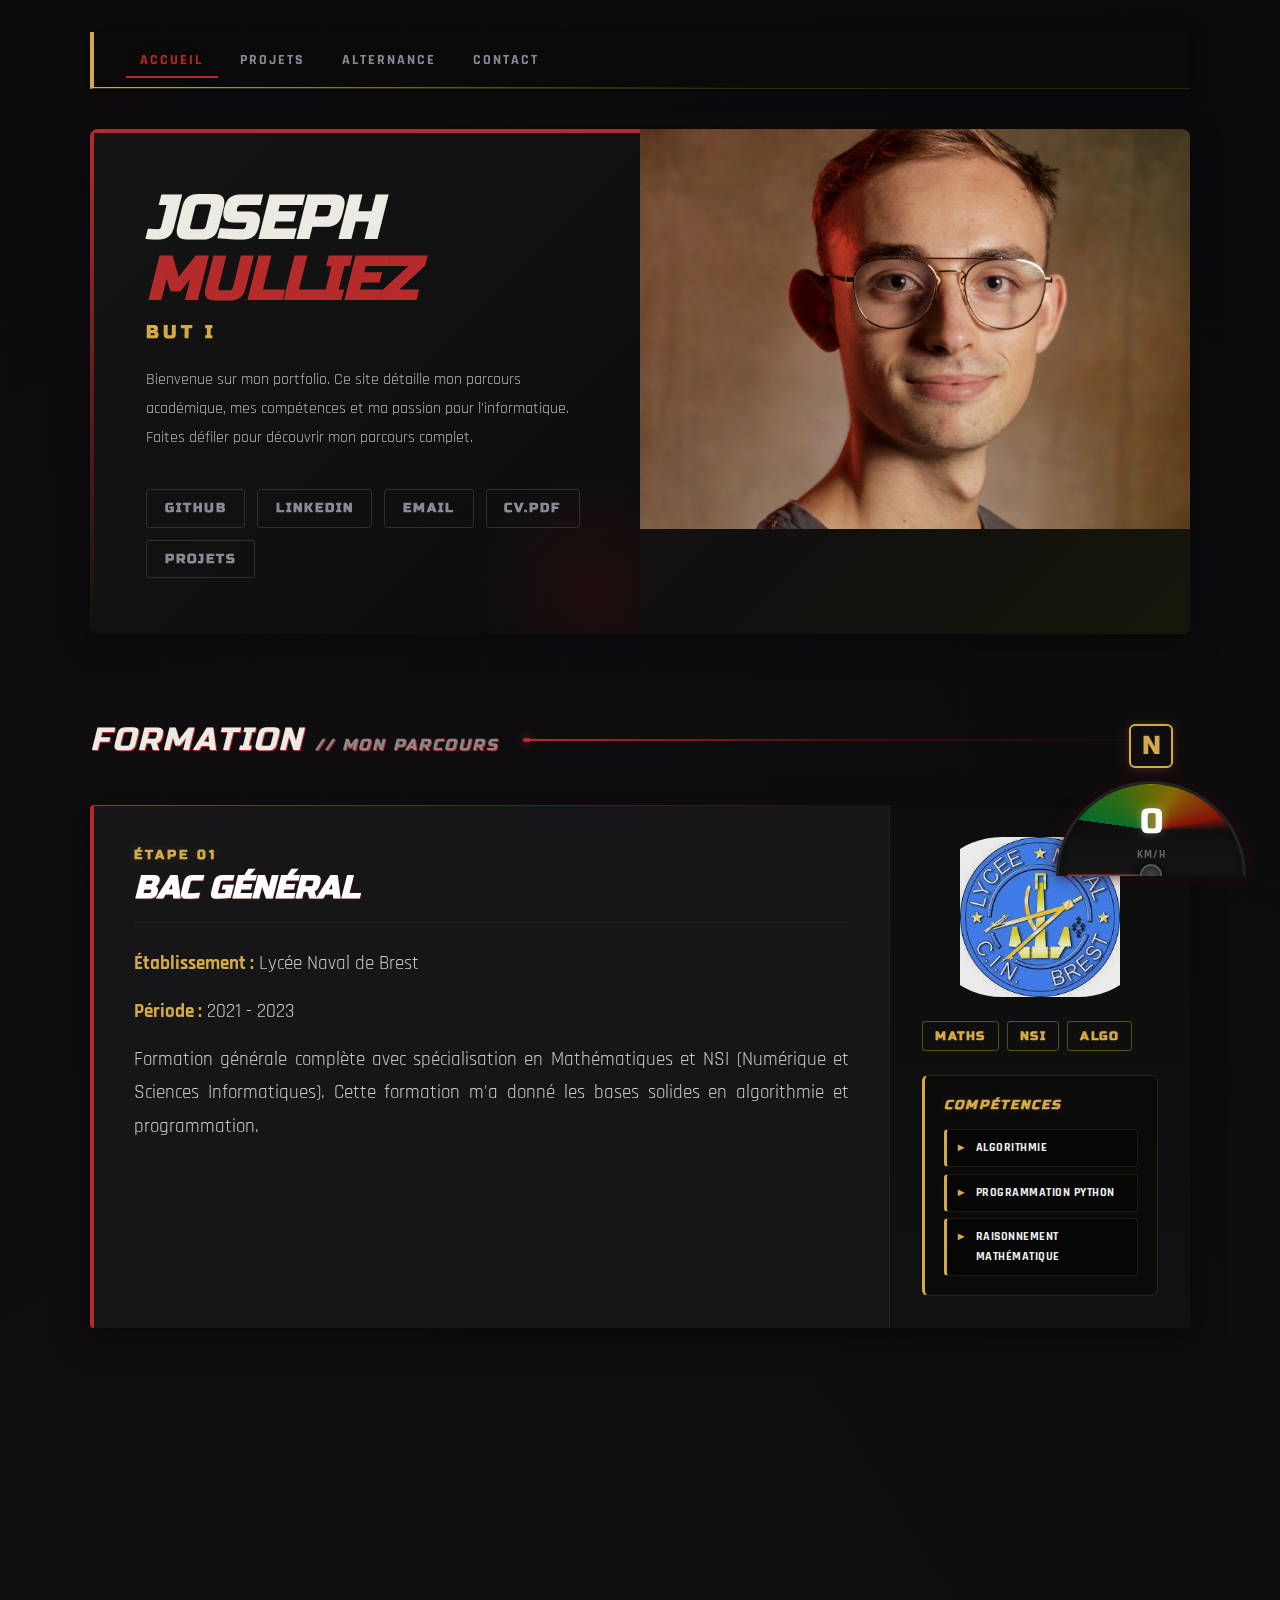
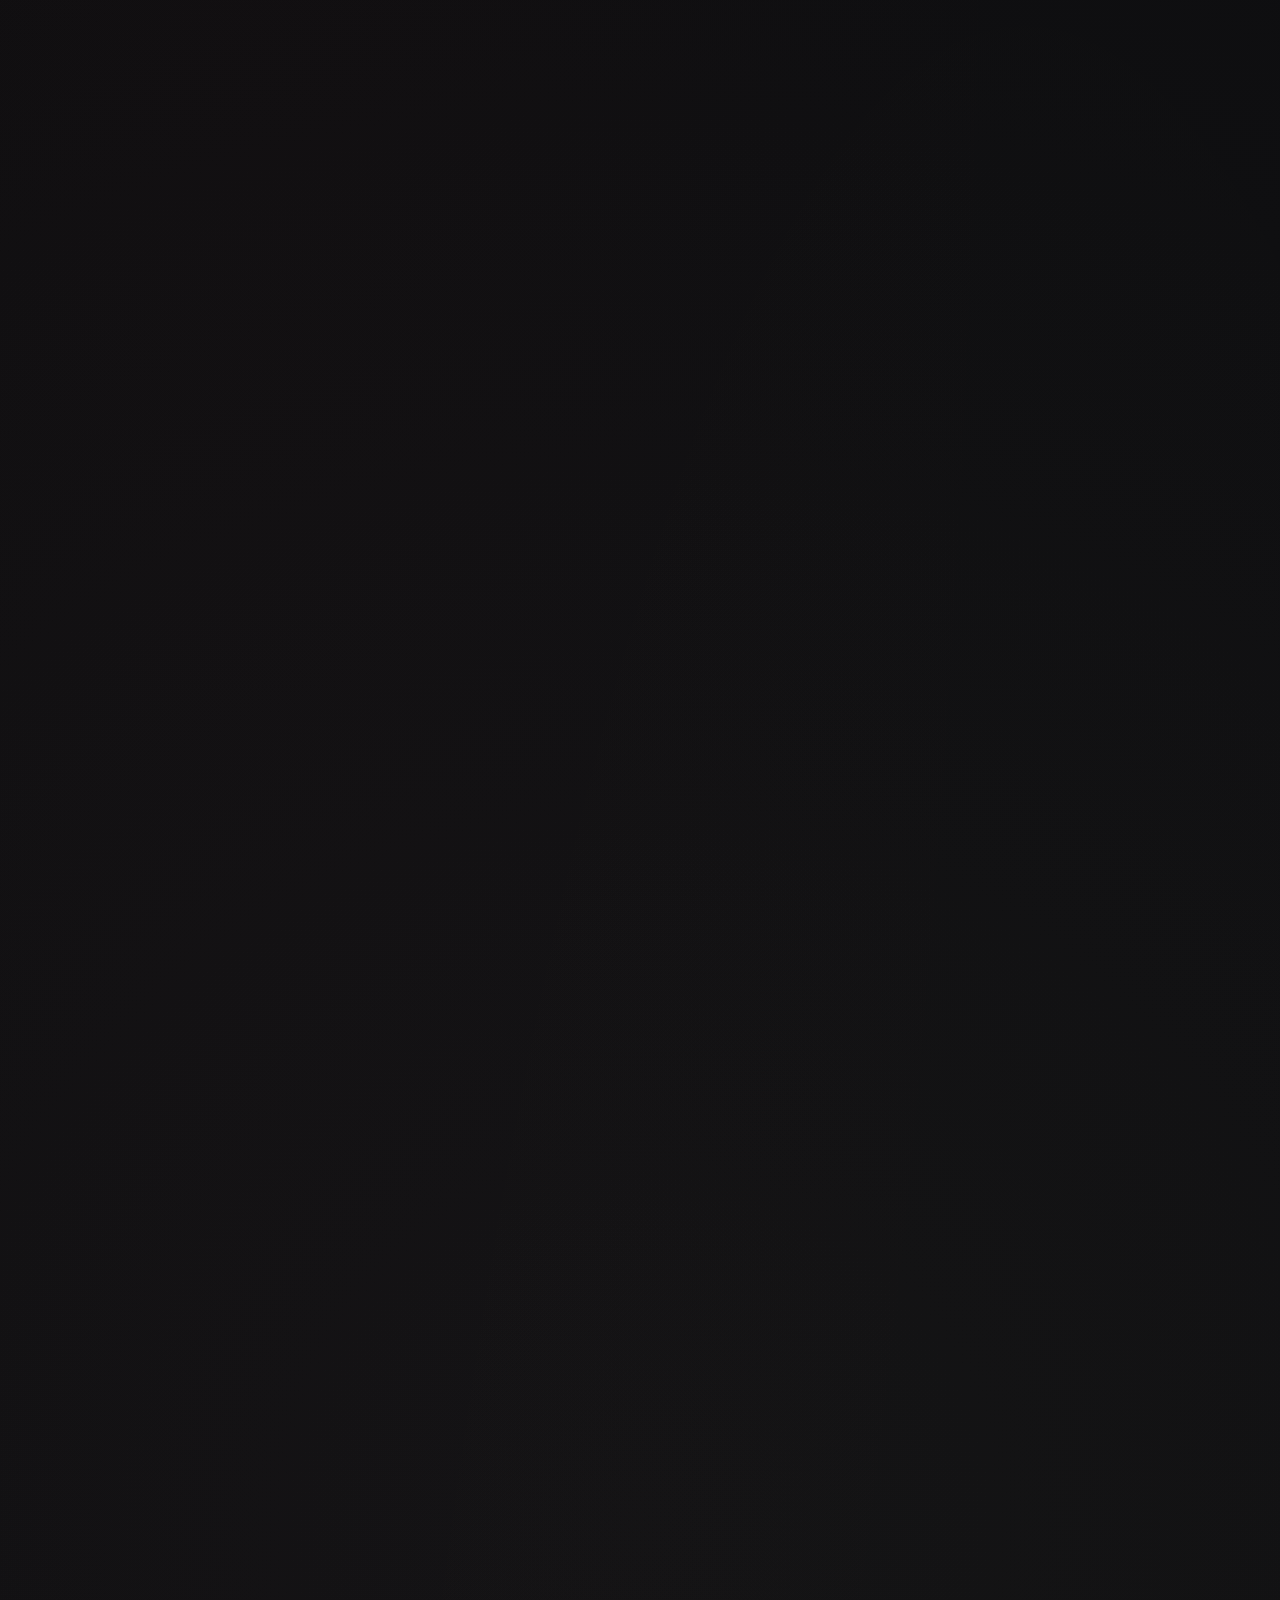
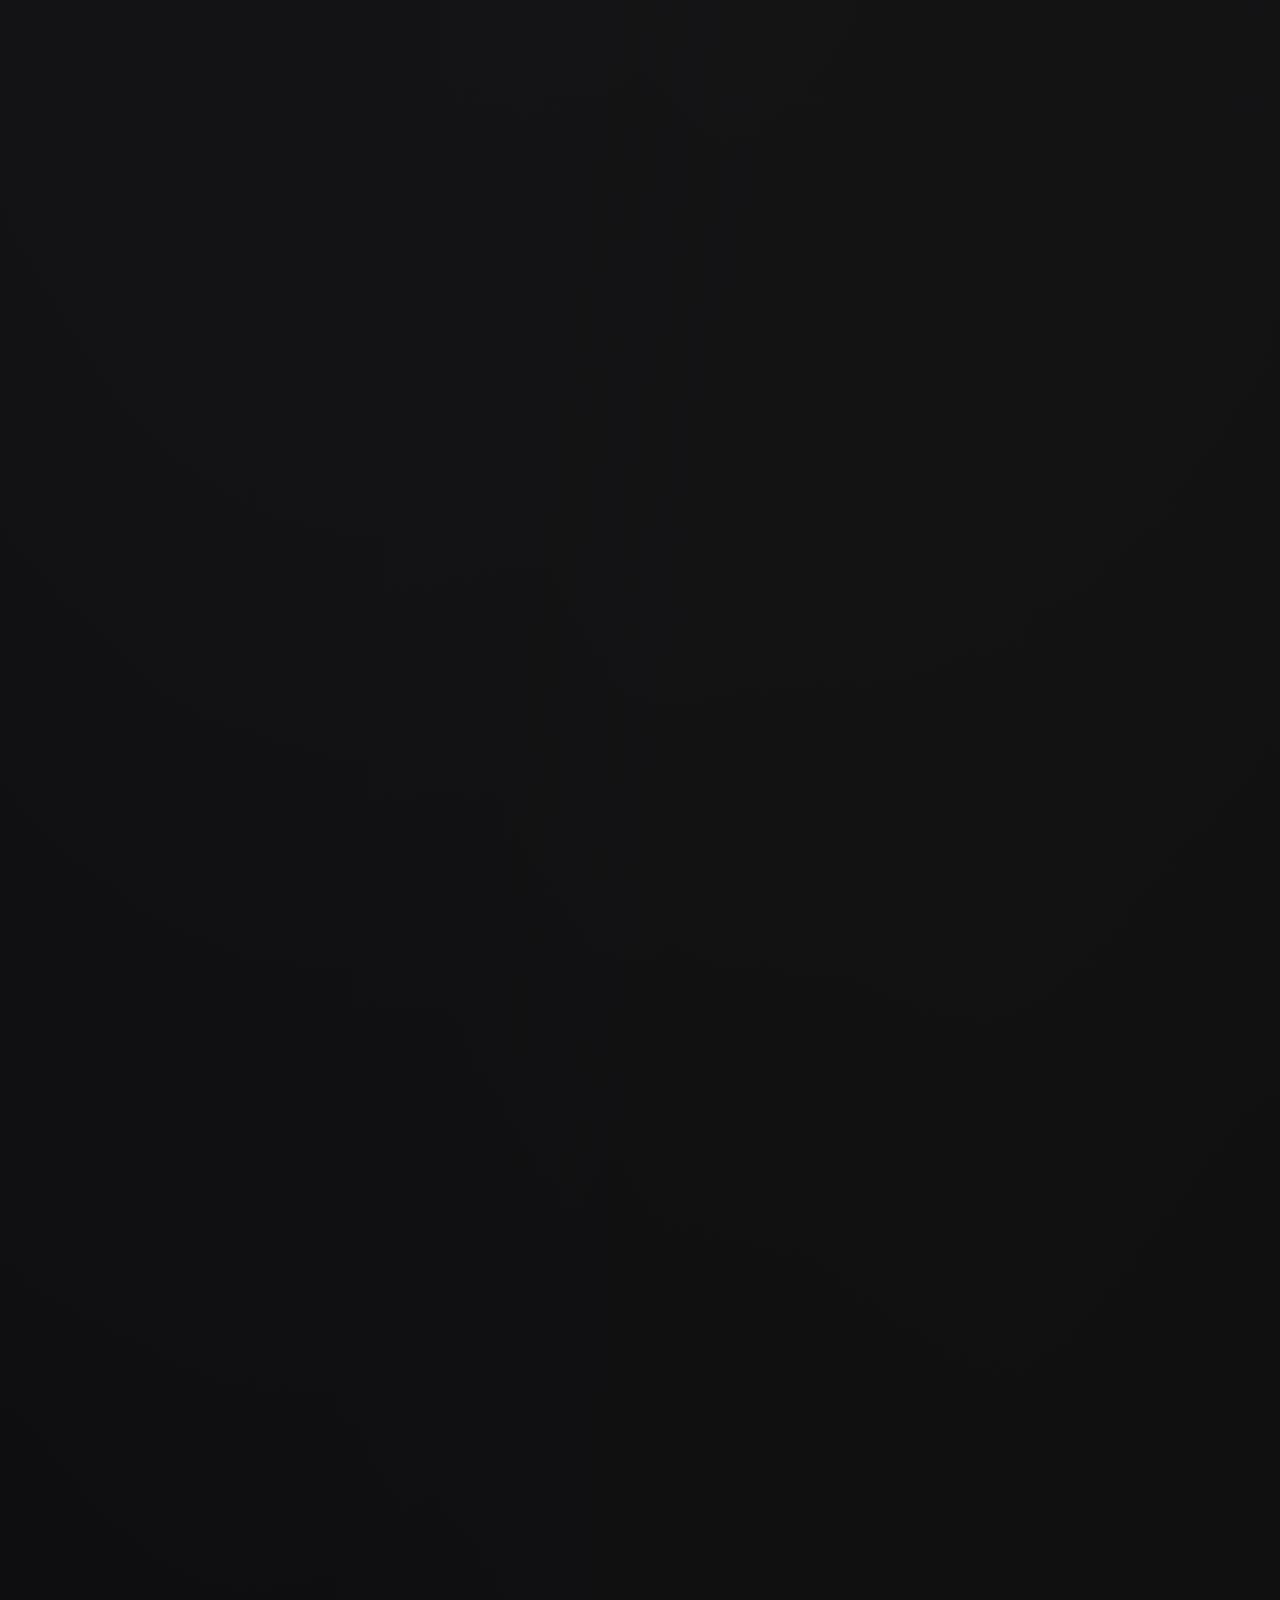
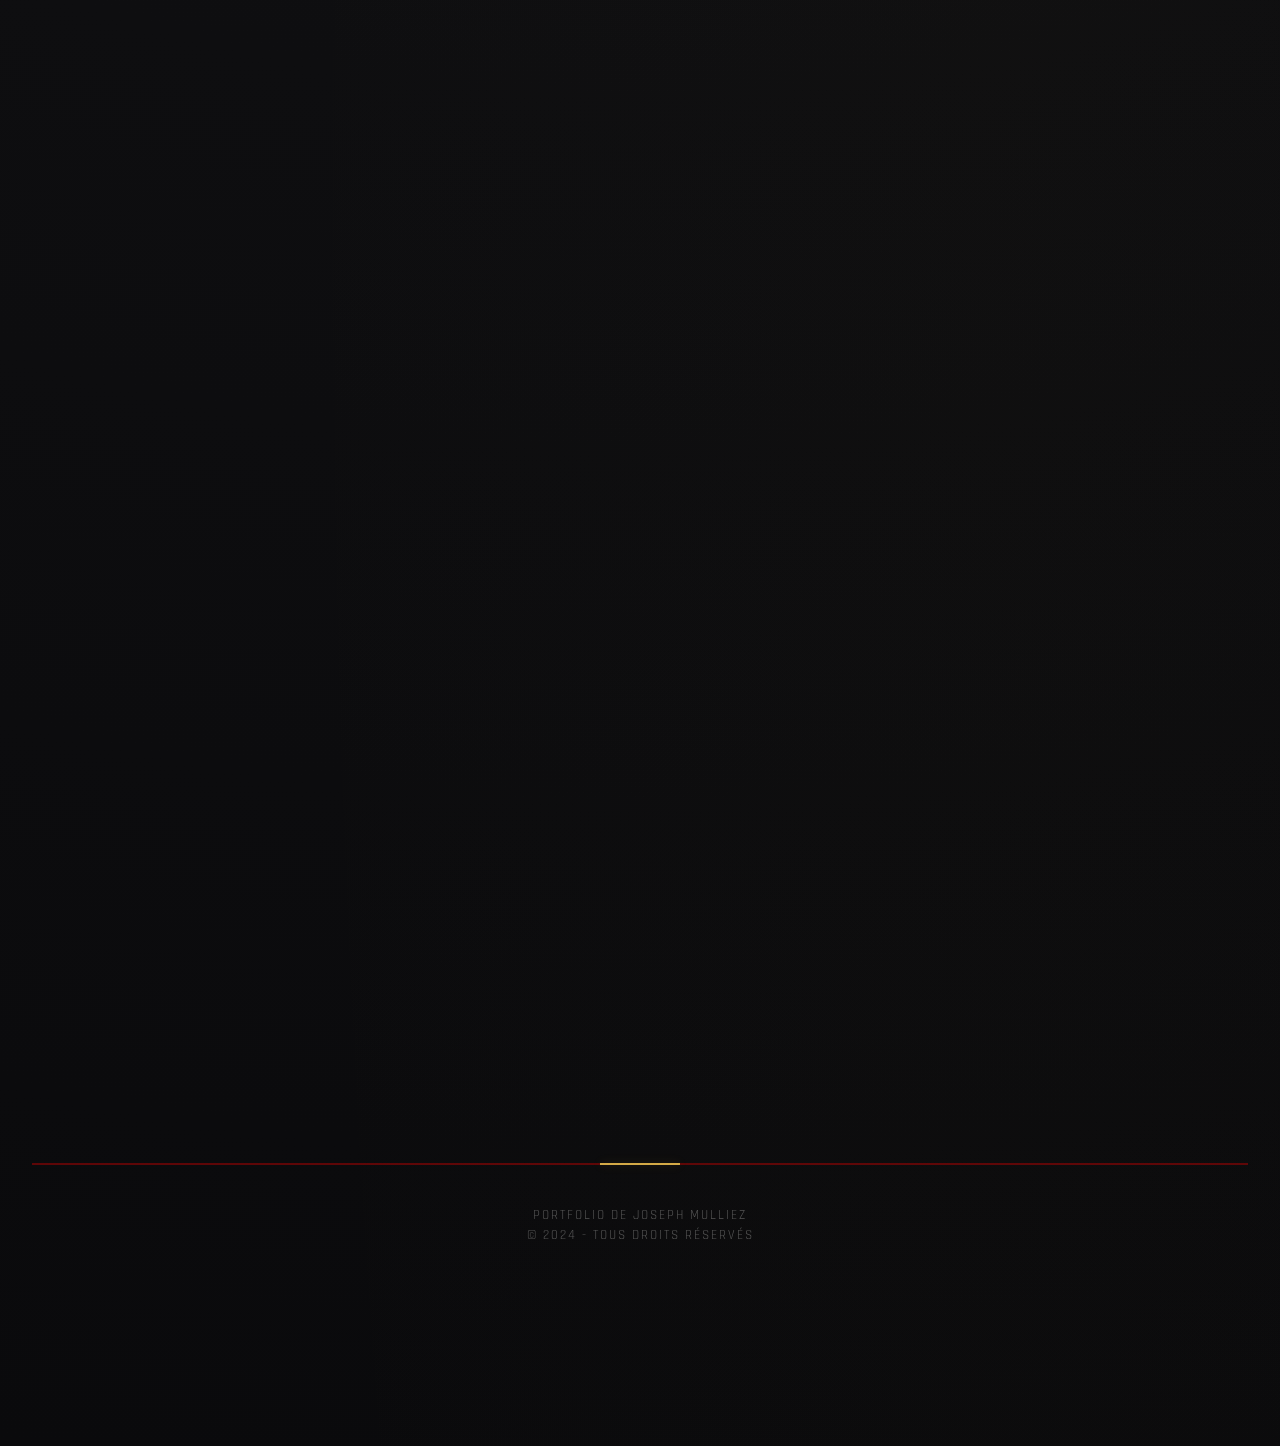
<file: test/index.html>
<!DOCTYPE html>
<html lang="fr">
<head>
    <meta charset="UTF-8">
    <meta name="viewport" content="width=device-width, initial-scale=1.0">
    <title>JMulliez - Portfolio</title>
    <meta name="description" content="Portfolio de Joseph Mulliez, étudiant en informatique à l'IUT de Lannion. Découvrez mon parcours, mes compétences et mes projets.">

    <!-- Polices Racing / Tech -->
    <link rel="preconnect" href="https://fonts.googleapis.com">
    <link rel="preconnect" href="https://fonts.gstatic.com" crossorigin>
    <link href="https://fonts.googleapis.com/css2?family=Rajdhani:wght@400;500;600;700&family=Russo+One&display=swap"
        rel="stylesheet">

    <link rel="stylesheet" href="portfolio.css">
</head>
<body>

    <!-- COMPTEUR DE VITESSE (HUD) -->
    <div id="speedometer-container">
        <div class="gear-indicator" id="gear">N</div>
        <div class="gauge-body">
            <div class="gauge-rim"></div>
            <div class="needle" id="needle"></div>
            <div class="needle-center"></div>
            <div class="speed-readout">
                <span class="speed-value" id="speed-val">0</span>
                <span class="speed-unit">KM/H</span>
            </div>
        </div>
    </div>

    <div class="container">

        <!-- NAVIGATION -->
        <nav class="main-nav">
            <ul class="nav-menu">
                <li><a href="index.html" class="nav-link active">ACCUEIL</a></li>
                <li><a href="projets.html" class="nav-link">PROJETS</a></li>
                <li><a href="alternance.html" class="nav-link">ALTERNANCE</a></li>
                <li><a href="contact.html" class="nav-link">CONTACT</a></li>
            </ul>
        </nav>

        <!-- HEADER -->
        <header class="hero-section hero-modern">
            <div class="hero-content">
                <div class="hero-text-content">
                    <h1>Joseph <span>Mulliez</span></h1>
                    <div class="hero-role">BUT INFORMATIQUE // ÉTUDIANT</div>
                    <p class="hero-description">
                        Bienvenue sur mon portfolio. Ce site détaille mon parcours académique, mes compétences et ma passion pour l'informatique.
                        Faites défiler pour découvrir mon parcours complet.
                    </p>
                    <div class="social-links">
                        <a href="https://github.com" class="btn-social">GITHUB</a>
                        <a href="https://linkedin.com" class="btn-social">LINKEDIN</a>
                        <a href="mailto:mulliezjoseph5@gmail.com" class="btn-social">EMAIL</a>
                        <a href="assets/pdf/recherche_ecole.pdf" class="btn-social" target="_blank">CV.PDF</a>
                        <a href="projets.html" class="btn-social">PROJETS</a>
                    </div>
                </div>
                <div class="hero-image-large">
                    <img src="assets/images/pp.jpg" alt="Joseph Mulliez">
                </div>
            </div>
        </header>

        <!-- SAISON 1 : FORMATION -->
        <div class="season-header">
            <div class="season-title">FORMATION <span style="font-size:1rem; color:#888;">// MON PARCOURS</span></div>
            <div class="season-line"></div>
        </div>

        <!-- BAC GÉNÉRAL -->
        <article class="report-card">
            <div class="report-content">
                <div class="project-header">
                    <div>
                        <div class="project-id">ÉTAPE 01</div>
                        <h3 class="project-title">BAC Général</h3>
                    </div>
                </div>
                <div class="report-text">
                    <p><strong>Établissement :</strong> Lycée Naval de Brest</p>
                    <p><strong>Période :</strong> 2021 - 2023</p>
                    <p>Formation générale complète avec spécialisation en Mathématiques et NSI (Numérique et Sciences Informatiques). Cette formation m'a donné les bases solides en algorithmie et programmation.</p>
                </div>
            </div>
            <div class="report-specs">
                <img src="assets/images/kheuneu.jpg" style="border-radius:150px" alt="Lycée Naval">
                <div class="tech-tags"><span class="tag">MATHS</span><span class="tag">NSI</span><span class="tag">ALGO</span></div>
                <div class="specs-box">
                    <h4>COMPÉTENCES</h4>
                    <ul class="specs-list">
                        <li>Algorithmie</li>
                        <li>Programmation Python</li>
                        <li>Raisonnement mathématique</li>
                    </ul>
                </div>
            </div>
        </article>

        <!-- BUT INFORMATIQUE -->
        <article class="report-card">
            <div class="report-content">
                <div class="project-header">
                    <div>
                        <div class="project-id">ÉTAPE 02</div>
                        <h3 class="project-title">BUT Informatique</h3>
                    </div>
                </div>
                <div class="report-text">
                    <p><strong>Établissement :</strong> IUT de Lannion</p>
                    <p><strong>Période :</strong> 2023 - Actuellement (3ème année)</p>
                    <p>Formation diplômante de 3 ans couvrant développement web, applications, bases de données, administration système et gestion de projet. Apprentissage complet du cycle de vie logiciel.</p>
                </div>
            </div>
            <div class="report-specs">
                <img src="assets/images/iut.webp"  style="border-radius: 25px" alt="IUT Lannion">
                <div class="tech-tags"><span class="tag">JAVA</span><span class="tag">WEB</span><span class="tag">SQL</span></div>
                <div class="specs-box">
                    <h4>COMPÉTENCES</h4>
                    <ul class="specs-list">
                        <li>Développement web & apps</li>
                        <li>Gestion bases de données</li>
                        <li>Travail en équipe</li>
                    </ul>
                </div>
            </div>
        </article>

        <!-- STAGE -->
        <article class="report-card">
            <div class="report-content">
                <div class="project-header">
                    <div>
                        <div class="project-id">ÉTAPE 03</div>
                        <h3 class="project-title">Stage Professionnel</h3>
                    </div>
                </div>
                <div class="report-text">
                    <p><strong>Entreprise :</strong> ORANO</p>
                    <p><strong>Période :</strong> Avril 2025 - Juin 2025 (3 mois)</p>
                    <p>Stage immersif en environnement professionnel dans une grande entreprise. Découverte des réalités du monde du travail et contribution à des projets concrets.</p>
                </div>
            </div>
            <div class="report-specs">
                <img src="assets/images/orano-logo-white.svg"   alt="ORANO">
                <div class="tech-tags"><span class="tag">ENTREPRISE</span><span class="tag">PROFESSIONNEL</span></div>
                <div class="specs-box">
                    <h4>COMPÉTENCES</h4>
                    <ul class="specs-list">
                        <li>Autonomie</li>
                        <li>Adaptation</li>
                        <li>Communication</li>
                    </ul>
                </div>
            </div>
        </article>

        <!-- ALTERNANCE -->
        <article class="report-card">
            <div class="report-content">
                <div class="project-header">
                    <div>
                        <div class="project-id">ÉTAPE 04</div>
                        <h3 class="project-title">Alternance Professionnelle</h3>
                    </div>
                </div>
                <div class="report-text">
                    <p><strong>Entreprise :</strong> ORANO (alternance)</p>
                    <p><strong>Période :</strong> Depuis Septembre 2025</p>
                    <p>3ème année de BUT en alternance. Combinaison d'études et d'expérience professionnelle pour approfondir les compétences techniques et découvrir les responsabilités en environnement réel.</p>
                </div>
            </div>
            <div class="report-specs">
                <img src="assets/images/orano-logo-white.svg"  alt="ORANO Alternance">
                <div class="tech-tags"><span class="tag">ALTERNANCE</span><span class="tag">FORMATION</span></div>
                <div class="specs-box">
                    <h4>COMPÉTENCES</h4>
                    <ul class="specs-list">
                        <li>Gestion de projet</li>
                        <li>Leadership</li>
                        <li>Expertise technique</li>
                    </ul>
                </div>
            </div>
        </article>

        <!-- SAISON 2 : COMPÉTENCES -->
        <div class="season-header">
            <div class="season-title">COMPÉTENCES <span style="font-size:1rem; color:#888;">// MES FORCES</span></div>
            <div class="season-line"></div>
        </div>

        <!-- COMPÉTENCE 1 -->
        <article class="report-card">
            <div class="report-content">
                <div class="project-header">
                    <div>
                        <div class="project-id">SKILL 01</div>
                        <h3 class="project-title">Travail en Autonomie</h3>
                    </div>
                </div>
                <div class="report-text">
                    <p>Capacité à gérer ma charge de travail de façon indépendante. Discipline et organisation personnelle développées notamment grâce à 10 ans de danse classique nécessitant rigueur et persévérance.</p>
                </div>
            </div>
            <div class="report-specs">
                <img src="assets/images/autonomy.png" class="project-img" alt="Autonomie">
                <div class="specs-box">
                    <h4>DÉVELOPPEMENT</h4>
                    <ul class="specs-list">
                        <li>Auto-discipline</li>
                        <li>Gestion du temps</li>
                        <li>Persévérance</li>
                    </ul>
                </div>
            </div>
        </article>

        <!-- COMPÉTENCE 2 -->
        <article class="report-card">
            <div class="report-content">
                <div class="project-header">
                    <div>
                        <div class="project-id">SKILL 02</div>
                        <h3 class="project-title">Développement Web & Applications</h3>
                    </div>
                </div>
                <div class="report-text">
                    <p>Maîtrise du cycle complet de développement : conception, implémentation et déploiement. Expérience en Frontend (HTML, CSS, JavaScript) et Backend (Java, SQL).</p>
                </div>
            </div>
            <div class="report-specs">
                <img src="assets/images/web-development.png" class="project-img" alt="Développement web">
                <div class="tech-tags"><span class="tag">JAVA</span><span class="tag">WEB</span><span class="tag">SQL</span></div>
                <div class="specs-box">
                    <h4>TECHNOLOGIES</h4>
                    <ul class="specs-list">
                        <li>HTML/CSS/JS</li>
                        <li>Java</li>
                        <li>SQL/Bases données</li>
                    </ul>
                </div>
            </div>
        </article>

        <!-- COMPÉTENCE 3 -->
        <article class="report-card">
            <div class="report-content">
                <div class="project-header">
                    <div>
                        <div class="project-id">SKILL 03</div>
                        <h3 class="project-title">Travail en Équipe & Gestion de Projet</h3>
                    </div>
                </div>
                <div class="report-text">
                    <p>Collaborateur efficace à l'aise dans des environnements pluridisciplinaires. Expérience d'aide-moniteur en voile depuis 2023, développant compétences de leadership et pédagogie.</p>
                </div>
            </div>
            <div class="report-specs">
                <img src="assets/images/teamwork.png" class="project-img" alt="Travail en équipe">
                <div class="specs-box">
                    <h4>APTITUDES</h4>
                    <ul class="specs-list">
                        <li>Communication</li>
                        <li>Leadership</li>
                        <li>Organisation</li>
                    </ul>
                </div>
            </div>
        </article>

        <!-- SAISON 3 : CENTRES D'INTÉRÊT -->
        <div class="season-header">
            <div class="season-title">PASSIONS <span style="font-size:1rem; color:#888;">// INTÉRÊTS</span></div>
            <div class="season-line"></div>
        </div>

        <!-- PASSION 1 -->
        <article class="report-card">
            <div class="report-content">
                <div class="project-header">
                    <div>
                        <div class="project-id">PASSION 01</div>
                        <h3 class="project-title">Informatique & Coding</h3>
                    </div>
                </div>
                <div class="report-text">
                    <p>Passion découverte en collège et développée au lycée. Toujours dans une démarche d'apprentissage continu et de maîtrise de nouvelles technologies. J'aime partager mes connaissances avec mes proches.</p>
                </div>
            </div>
            <div class="report-specs">
                <img src="assets/images/coding.jpg" class="project-img" alt="Coding">
            </div>
        </article>

        <!-- PASSION 2 -->
        <article class="report-card">
            <div class="report-content">
                <div class="project-header">
                    <div>
                        <div class="project-id">PASSION 02</div>
                        <h3 class="project-title">Danse Classique</h3>
                    </div>
                </div>
                <div class="report-text">
                    <p>Pratiquée depuis 8 ans avec progression vers la compétition (niveau national). 25 heures d'entraînement par semaine m'ont forgé rigeur et discipline indispensables au métier d'informaticien.</p>
                </div>
            </div>
            <div class="report-specs">
                <img src="assets/images/lac.jpg" class="project-img" alt="Danse">
            </div>
        </article>

        <!-- PASSION 3 -->
        <article class="report-card">
            <div class="report-content">
                <div class="project-header">
                    <div>
                        <div class="project-id">PASSION 03</div>
                        <h3 class="project-title">Randonnée en Montagne</h3>
                    </div>
                </div>
                <div class="report-text">
                    <p>Depuis 5 ans, partir en montagne chaque été. La philosophie de la randonnée (efforts = récompense) s'applique parfaitement au monde professionnel : pas de résultat sans travail.</p>
                </div>
            </div>
            <div class="report-specs">
                <img src="assets/images/rando.jpg" class="project-img" alt="Randonnée">
            </div>
        </article>

        <!-- PASSION 4 -->
        <article class="report-card">
            <div class="report-content">
                <div class="project-header">
                    <div>
                        <div class="project-id">PASSION 04</div>
                        <h3 class="project-title">Voile & Navigation</h3>
                    </div>
                </div>
                <div class="report-text">
                    <p>Passionné depuis l'enfance. Aide-moniteur depuis été 2023. La voile m'a enseigné la sécurité, la rigueur et l'esprit critique - qualités essentielles pour exceller en informatique.</p>
                </div>
            </div>
            <div class="report-specs">
                <img src="assets/images/cata.jpg" class="project-img" alt="Voile">
            </div>
        </article>

    </div>

    <footer>
        <p>Portfolio de Joseph Mulliez</p>
        <p>&copy; 2024 - Tous droits réservés</p>
    </footer>

    <script src="portfolio.js"></script>
</body>
</html>
</file>
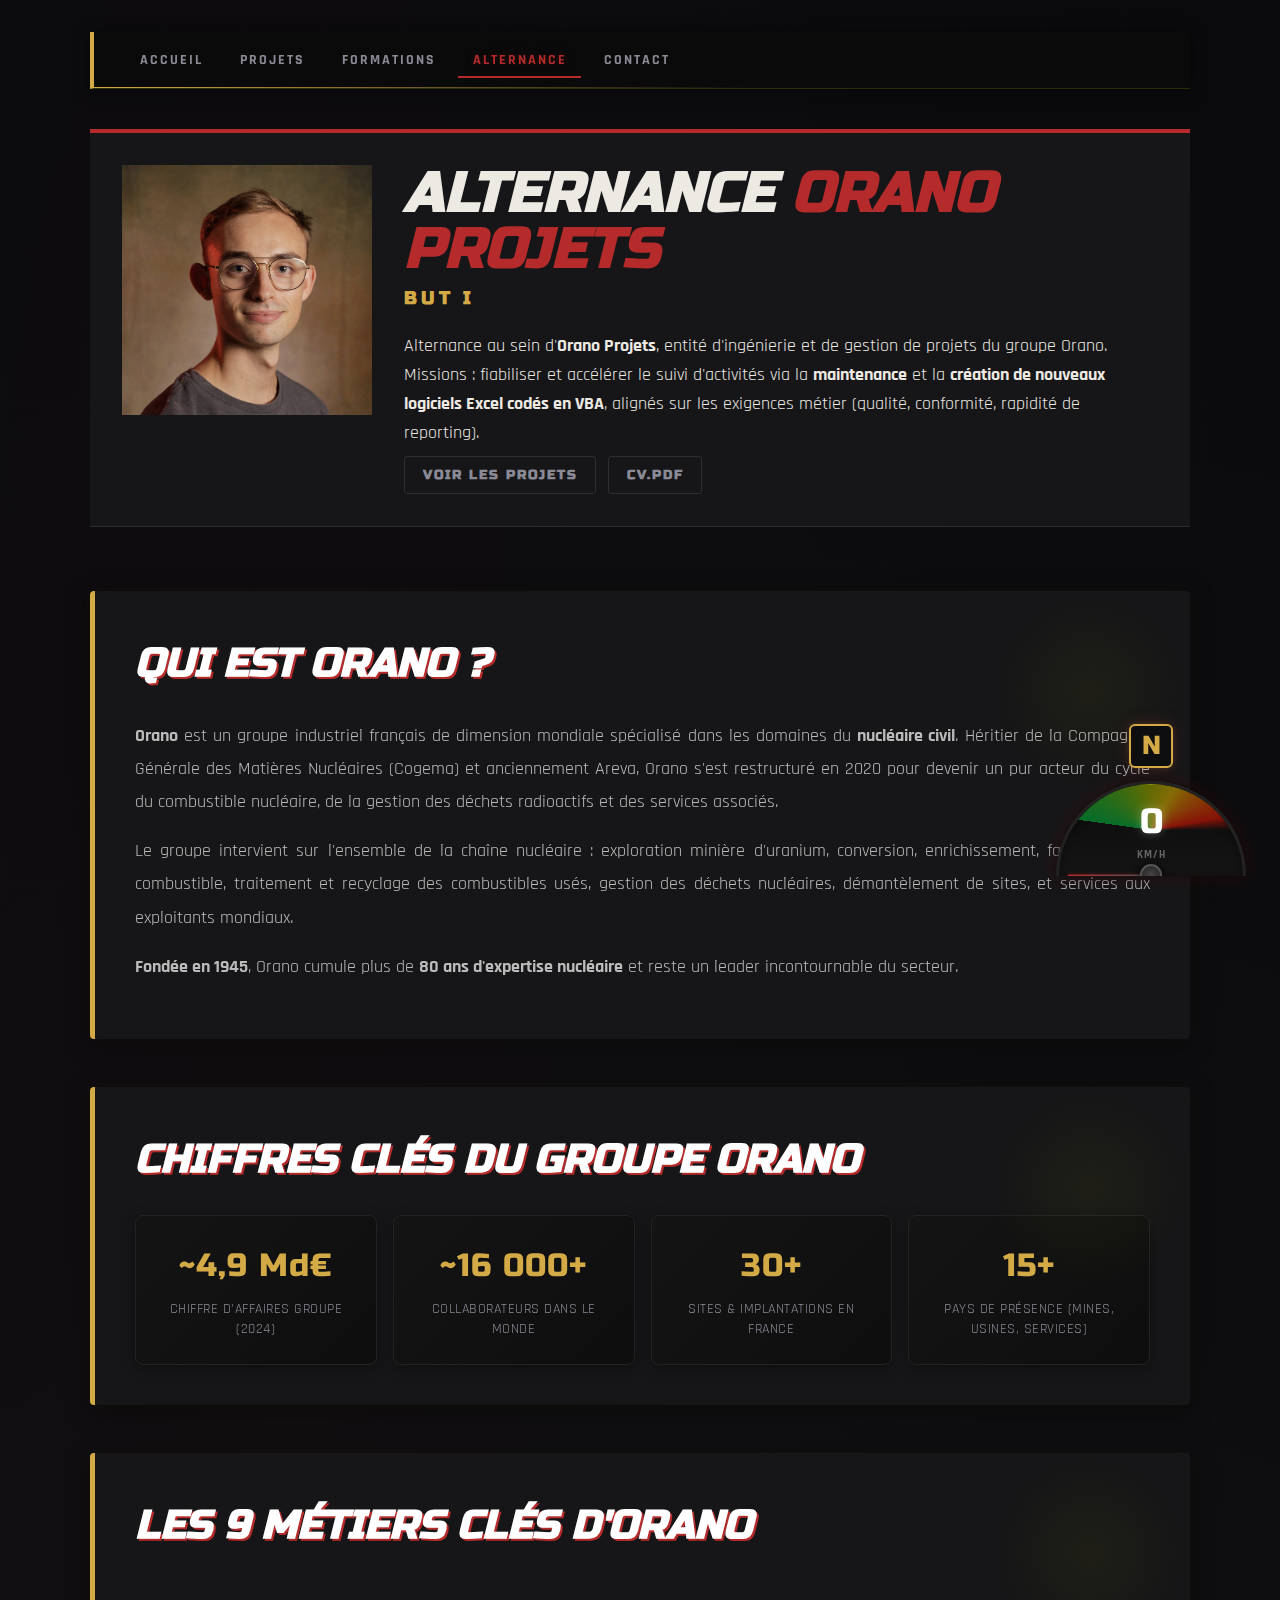
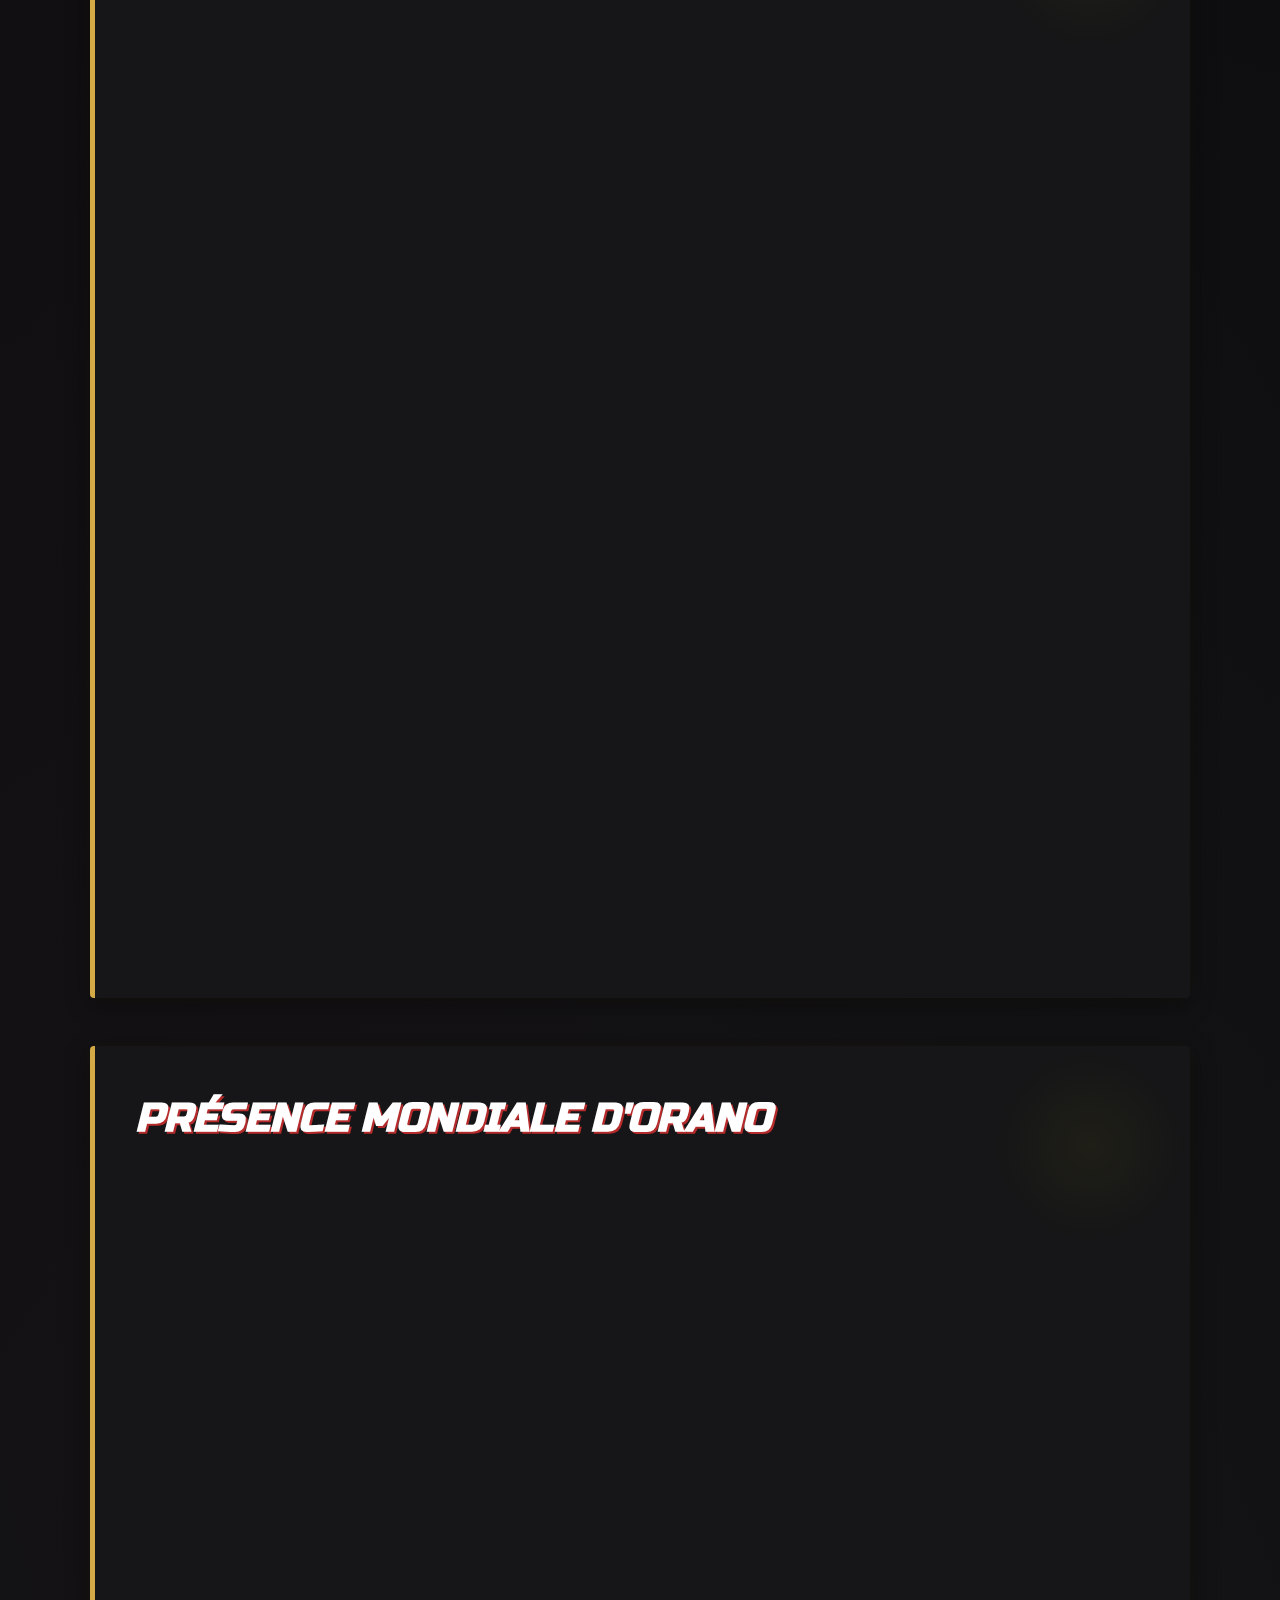
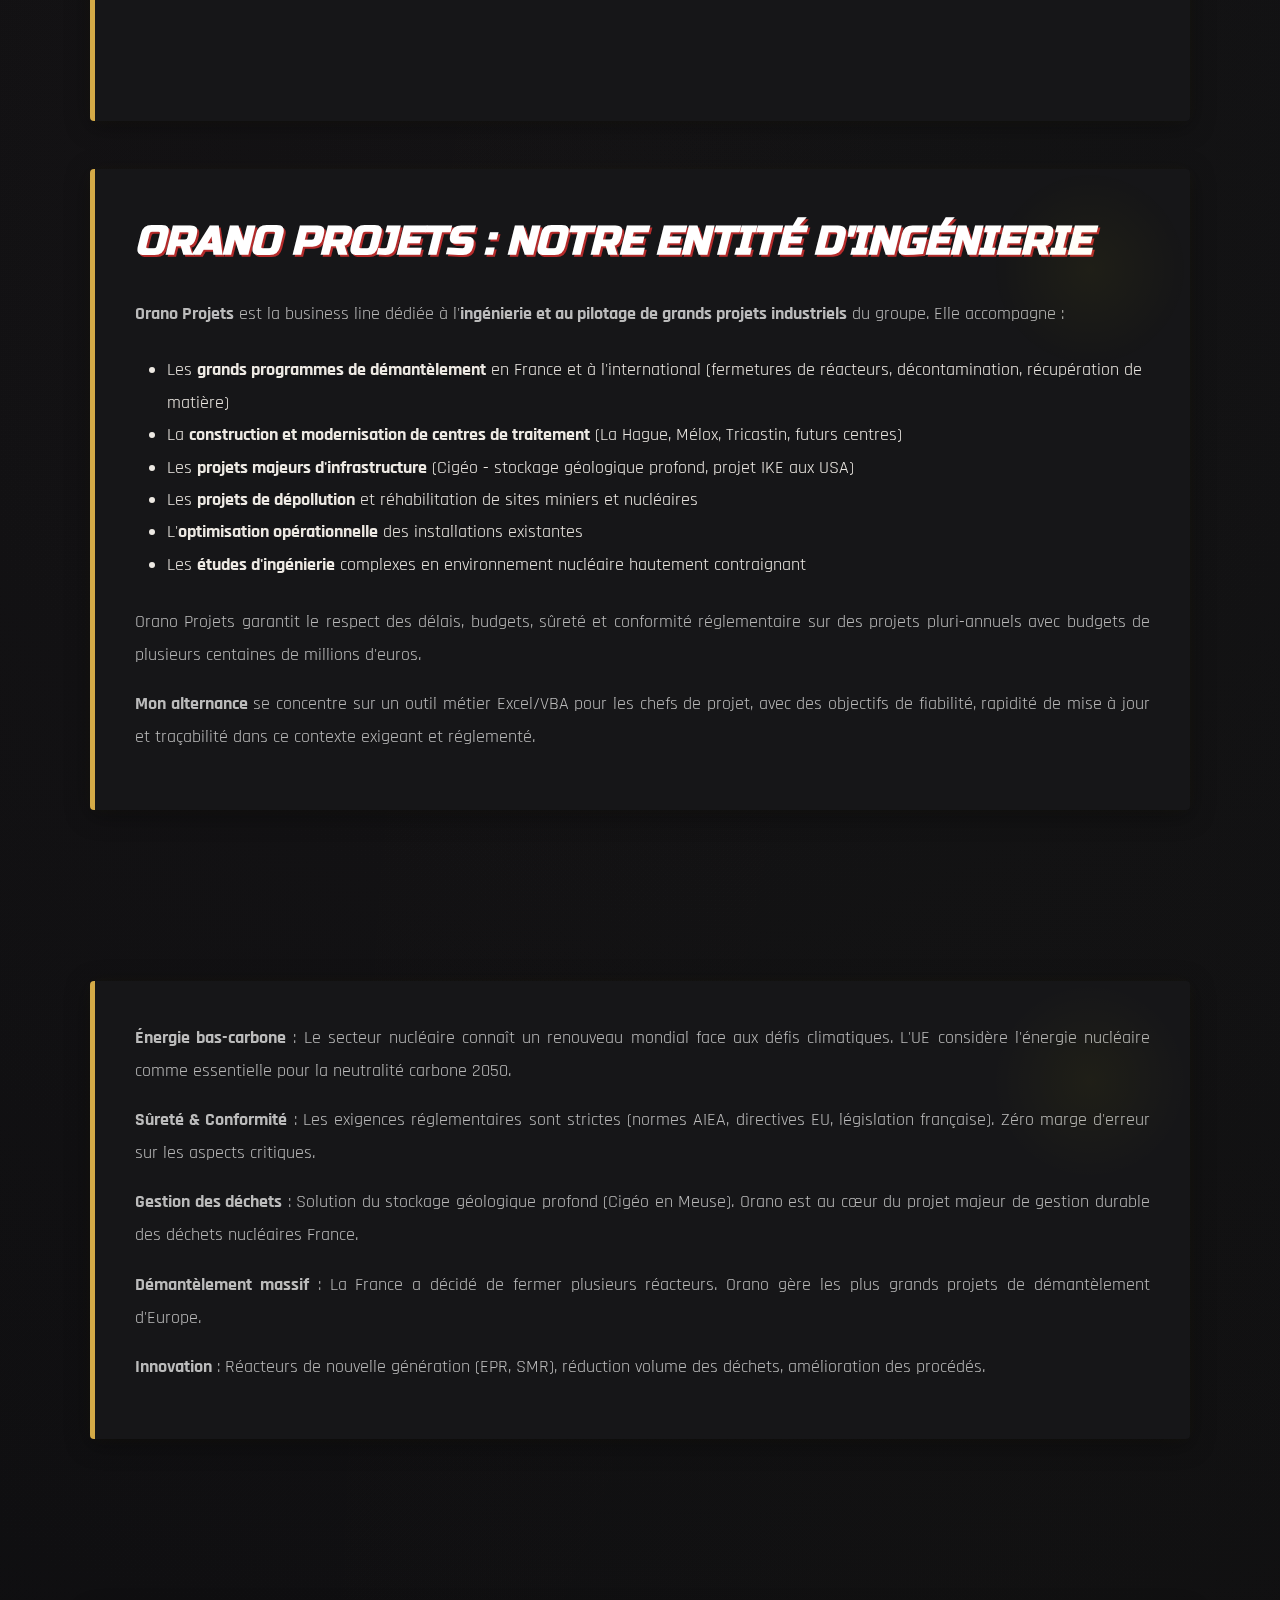
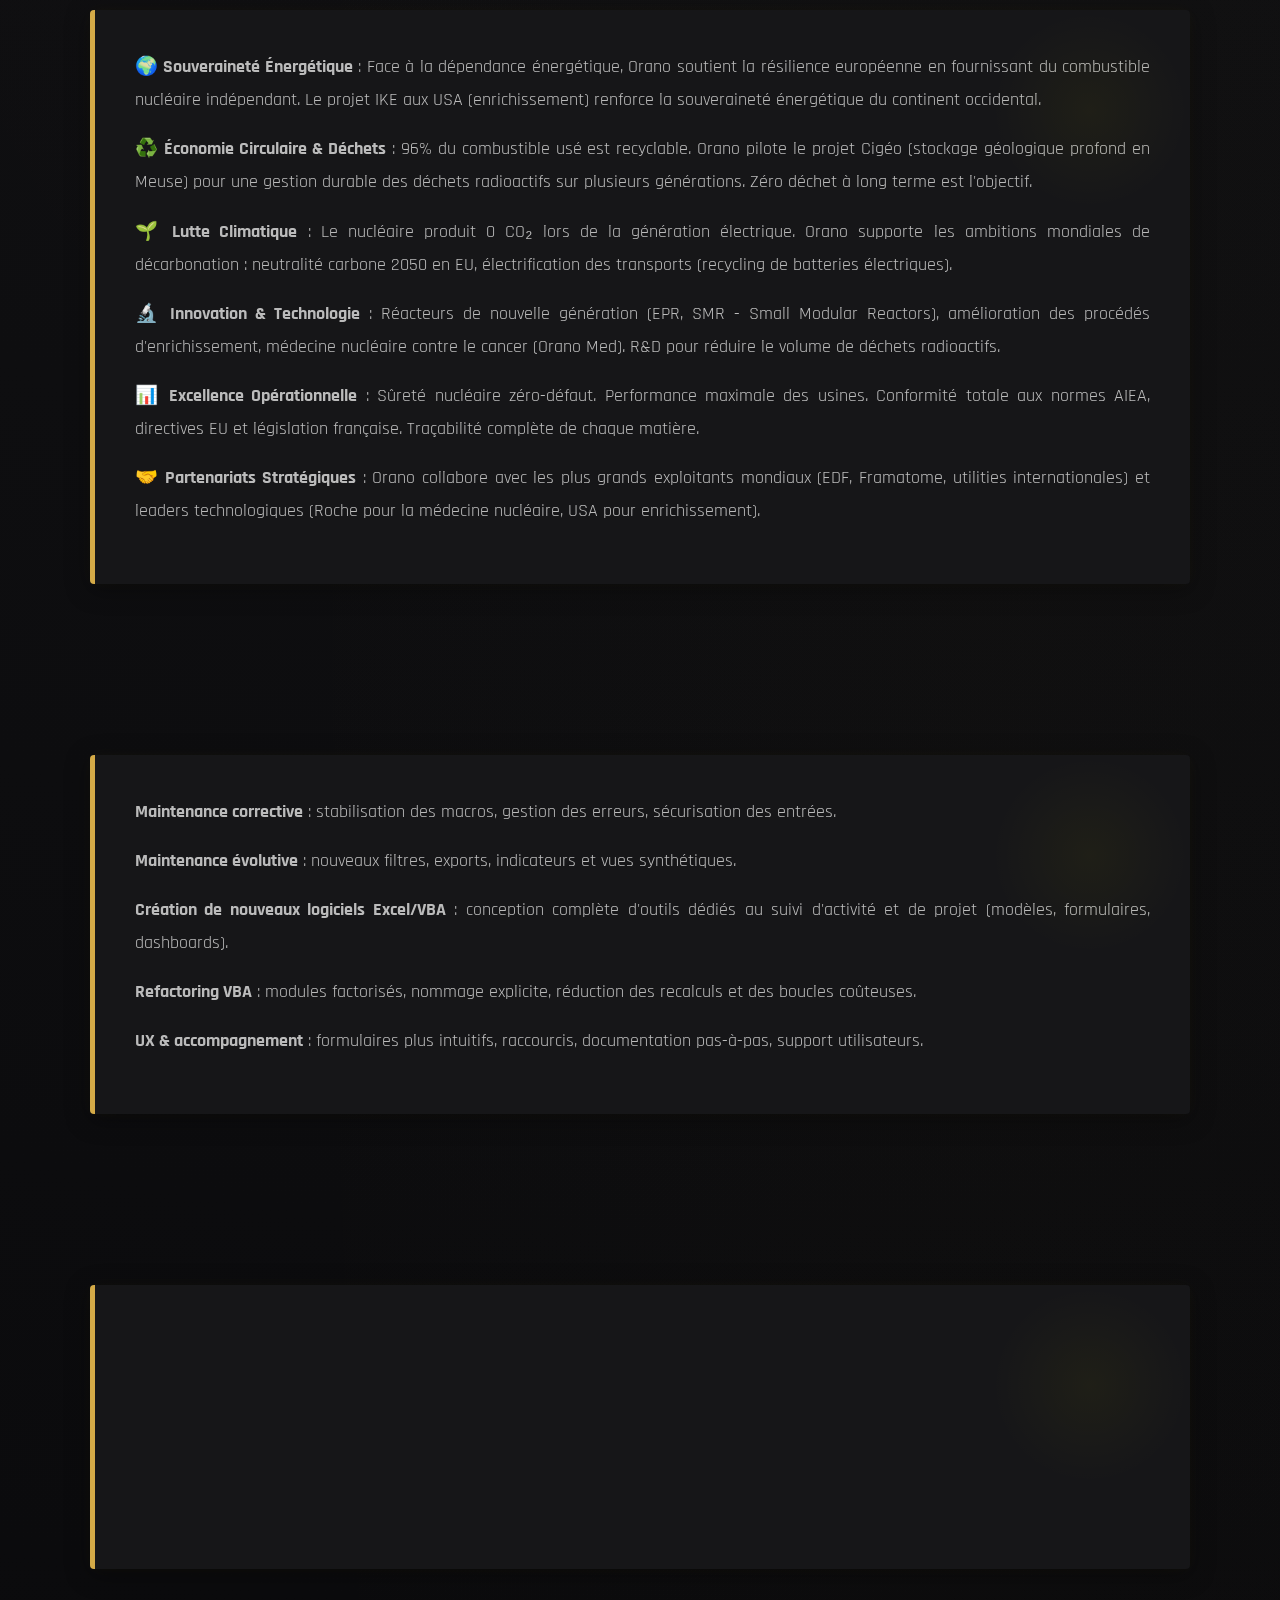
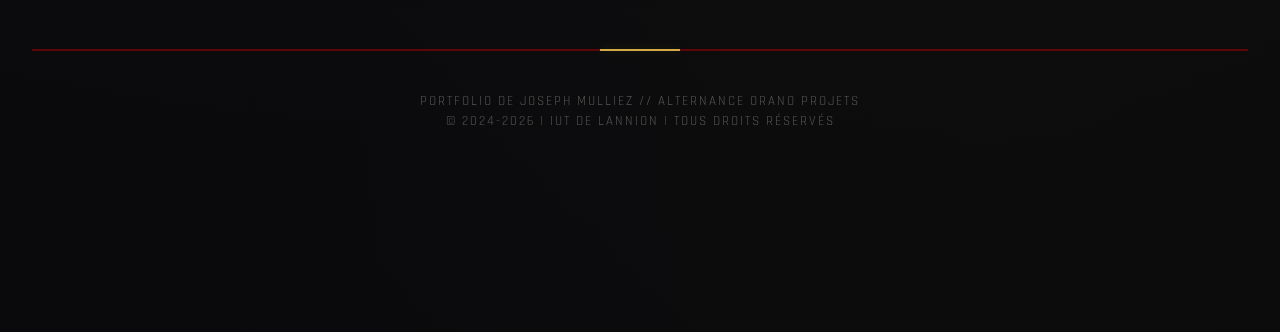
<file: test/alternance.html>
<!DOCTYPE html>
<html lang="fr">
<head>
    <meta charset="UTF-8">
    <meta name="viewport" content="width=device-width, initial-scale=1.0">
    <title>Alternance - Orano Projets</title>
    <meta name="description" content="Alternance de Joseph Mulliez chez Orano Projets : objectifs, missions et chiffres clés.">
    <link rel="preconnect" href="https://fonts.googleapis.com">
    <link rel="preconnect" href="https://fonts.gstatic.com" crossorigin>
    <link href="https://fonts.googleapis.com/css2?family=Rajdhani:wght@400;500;600;700&family=Russo+One&display=swap" rel="stylesheet">
    <link rel="stylesheet" href="portfolio.css">
</head>
<body>
    <div id="speedometer-container">
        <div class="gear-indicator" id="gear">N</div>
        <div class="gauge-body">
            <div class="gauge-rim"></div>
            <div class="needle" id="needle"></div>
            <div class="needle-center"></div>
            <div class="speed-readout">
                <span class="speed-value" id="speed-val">0</span>
                <span class="speed-unit">KM/H</span>
            </div>
        </div>
    </div>

    <div class="container">
        <nav class="main-nav">
            <ul class="nav-menu">
                <li><a href="index.html" class="nav-link">ACCUEIL</a></li>
                <li><a href="projets.html" class="nav-link">PROJETS</a></li>
                <li><a href="formations.html" class="nav-link">FORMATIONS</a></li>
                <li><a href="alternance.html" class="nav-link active">ALTERNANCE</a></li>
                <li><a href="contact.html" class="nav-link">CONTACT</a></li>
            </ul>
        </nav>

        <header class="hero-section">
            <div class="profile-pic">
                <img src="assets/images/pp.jpg" alt="Joseph Mulliez">
            </div>
            <div class="hero-text">
                <h1>Alternance <span>Orano Projets</span></h1>
                <div class="hero-role">BUT INFORMATIQUE // DÉV VBA & AUTOMATISATION</div>
                <p>
                    Alternance au sein d'<strong>Orano Projets</strong>, entité d'ingénierie et de gestion de projets du groupe Orano.
                    Missions : fiabiliser et accélérer le suivi d'activités via la <strong>maintenance</strong> et la
                    <strong>création de nouveaux logiciels Excel codés en VBA</strong>, alignés sur les exigences métier
                    (qualité, conformité, rapidité de reporting).
                </p>
                <div class="social-links">
                    <a href="projets.html" class="btn-social">VOIR LES PROJETS</a>
                    <a href="assets/pdf/CV.pdf" class="btn-social">CV.PDF</a>
                </div>
            </div>
        </header>

        <section class="intro-section">
            <h2>Qui est Orano ?</h2>
            <p><strong>Orano</strong> est un groupe industriel français de dimension mondiale spécialisé dans les domaines du <strong>nucléaire civil</strong>. Héritier de la Compagnie Générale des Matières Nucléaires (Cogema) et anciennement Areva, Orano s'est restructuré en 2020 pour devenir un pur acteur du cycle du combustible nucléaire, de la gestion des déchets radioactifs et des services associés.</p>
            <p>Le groupe intervient sur l'ensemble de la chaîne nucléaire : exploration minière d'uranium, conversion, enrichissement, fabrication de combustible, traitement et recyclage des combustibles usés, gestion des déchets nucléaires, démantèlement de sites, et services aux exploitants mondiaux.</p>
            <p><strong>Fondée en 1945</strong>, Orano cumule plus de <strong>80 ans d'expertise nucléaire</strong> et reste un leader incontournable du secteur.</p>
        </section>

        <section class="intro-section">
            <h2>Chiffres Clés du Groupe Orano</h2>
            <div class="stats-grid">
                <div class="stat-card-large">
                    <div class="stat-value">~4,9 Md€</div>
                    <div class="stat-label">chiffre d'affaires groupe (2024)</div>
                </div>
                <div class="stat-card-large">
                    <div class="stat-value">~16 000+</div>
                    <div class="stat-label">collaborateurs dans le monde</div>
                </div>
                <div class="stat-card-large">
                    <div class="stat-value">30+</div>
                    <div class="stat-label">sites & implantations en France</div>
                </div>
                <div class="stat-card-large">
                    <div class="stat-value">15+</div>
                    <div class="stat-label">pays de présence (mines, usines, services)</div>
                </div>
            </div>
        </section>

        <section class="intro-section">
            <h2>Les 9 Métiers Clés d'Orano</h2>
            <div class="business-lines">
                <div class="business-card">
                    <h3>⛏️ Mines d'Uranium</h3>
                    <p>Exploration, production et commercialisation d'uranium en Namibie, Kazakhstan, Mongolie, Ouzbékistan. Réaménagement des anciens sites miniers pour minimiser l'impact environnemental.</p>
                </div>
                <div class="business-card">
                    <h3>🧪 Conversion</h3>
                    <p>Purification et transformation du minerai d'uranium brut en hexafluorure d'uranium (UF6). Usine moderne Philippe Coste reconnue pour sa performance de conversion.</p>
                </div>
                <div class="business-card">
                    <h3>⚡ Enrichissement</h3>
                    <p>Enrichissement de l'uranium à la concentration nécessaire pour les réacteurs civils. Georges Besse II : la plus grande usine d'enrichissement d'Europe, utilisant la technologie ultracentrifuge.</p>
                </div>
                <div class="business-card">
                    <h3>⚙️ Fabrication de Combustible</h3>
                    <p>Production d'assemblages de combustible nucléaire destinés aux réacteurs. Usines certifiées et technologiquement avancées pour fournir les centrales mondiales.</p>
                </div>
                <div class="business-card">
                    <h3>♻️ Traitement-Recyclage</h3>
                    <p>Traitement des combustibles usés à l'Usine de La Hague. Récupération de l'uranium (96% réutilisable) et du plutonium. Réduction du volume de déchets radioactifs.</p>
                </div>
                <div class="business-card">
                    <h3>🏭 Fabrication de MOX</h3>
                    <p>Usine Mélox : production de combustibles MOX (Mixed OXide) mêlant plutonium recyclé et uranium appauvri, réutilisable en réacteur pour un cycle durable.</p>
                </div>
                <div class="business-card">
                    <h3>⚠️ Gestion des Déchets & Démantèlement</h3>
                    <p>50 ans d'expérience. Gestion, conditionnement et stockage des déchets radioactifs. Projet Cigéo (stockage géologique profond). Déconstruction complète de sites nucléaires complexes.</p>
                </div>
                <div class="business-card">
                    <h3>🛠️ Soutien à l'Exploitation & Ingénierie</h3>
                    <p>Services complets pour les exploitants : logistique de chantier, maintenance spécialisée, sécurité radiologique, assistance technique, ingénierie nucléaire, conseil et maîtrise d'ouvrage.</p>
                </div>
                <div class="business-card">
                    <h3>🏥 Médecine Nucléaire (Orano Med)</h3>
                    <p>Filiale innovante combinant biotechnologies et nucléaire. Développement de nouvelles thérapies contre le cancer. Collaboration avec des grands noms comme Roche pour les traitements ciblés.</p>
                </div>
            </div>
        </section>

        <section class="intro-section">
            <h2>Présence Mondiale d'Orano</h2>
            <div class="presence-grid">
                <div class="presence-card">
                    <h3>🇫🇷 France</h3>
                    <p><strong>Cœur du groupe.</strong> Usines majeures : La Hague (Normandie), Tricastin (Drôme), Mélox (Rhône), Georges Besse II (Eurodif, Tricastin), Malvési (Hérault). Sièges à Courbevoie.</p>
                </div>
                <div class="presence-card">
                    <h3>🇨🇦 Canada</h3>
                    <p>Mines d'uranium en Saskatchewan (Cigar Lake avec Cameco). Activités dans la conversion et les services.</p>
                </div>
                <div class="presence-card">
                    <h3>🇺🇸 États-Unis</h3>
                    <p>Présence stratégique. Projet IKE : construction d'une nouvelle capacité d'enrichissement avec financement du Département de l'Énergie américain (900M$, 2026).</p>
                </div>
                <div class="presence-card">
                    <h3>🇪🇺 Europe</h3>
                    <p>Allemagne, Royaume-Uni, Pays-Bas. Partenariats stratégiques et services auprès des exploitants nucléaires européens.</p>
                </div>
                <div class="presence-card">
                    <h3>🇯🇵 Japon & Asie</h3>
                    <p>Fourniture de combustible, services techniques, récupération de combustible usé. Forte présence cliente.</p>
                </div>
                <div class="presence-card">
                    <h3>🌍 Mines Africaines</h3>
                    <p>Namibie, Niger, Gabon. Extraction d'uranium pour alimenter l'ensemble du cycle du combustible groupe.</p>
                </div>
            </div>
        </section>

        <section class="intro-section">
            <h2>Orano Projets : Notre Entité d'Ingénierie</h2>
            <p><strong>Orano Projets</strong> est la business line dédiée à l'<strong>ingénierie et au pilotage de grands projets industriels</strong> du groupe. Elle accompagne :</p>
            <ul style="margin: 1.5rem 0 1.5rem 2rem; line-height: 1.8;">
                <li>Les <strong>grands programmes de démantèlement</strong> en France et à l'international (fermetures de réacteurs, décontamination, récupération de matière)</li>
                <li>La <strong>construction et modernisation de centres de traitement</strong> (La Hague, Mélox, Tricastin, futurs centres)</li>
                <li>Les <strong>projets majeurs d'infrastructure</strong> (Cigéo - stockage géologique profond, projet IKE aux USA)</li>
                <li>Les <strong>projets de dépollution</strong> et réhabilitation de sites miniers et nucléaires</li>
                <li>L'<strong>optimisation opérationnelle</strong> des installations existantes</li>
                <li>Les <strong>études d'ingénierie</strong> complexes en environnement nucléaire hautement contraignant</li>
            </ul>
            <p>Orano Projets garantit le respect des délais, budgets, sûreté et conformité réglementaire sur des projets pluri-annuels avec budgets de plusieurs centaines de millions d'euros.</p>
            <p><strong>Mon alternance</strong> se concentre sur un outil métier Excel/VBA pour les chefs de projet, avec des objectifs de fiabilité, rapidité de mise à jour et traçabilité dans ce contexte exigeant et réglementé.</p>
        </section>

        <div class="season-header">
            <div class="season-title">Contexte & Enjeux du Secteur</div>
            <div class="season-line"></div>
        </div>
        <section class="intro-section">
            <p><strong>Énergie bas-carbone</strong> : Le secteur nucléaire connaît un renouveau mondial face aux défis climatiques. L'UE considère l'énergie nucléaire comme essentielle pour la neutralité carbone 2050.</p>
            <p><strong>Sûreté & Conformité</strong> : Les exigences réglementaires sont strictes (normes AIEA, directives EU, législation française). Zéro marge d'erreur sur les aspects critiques.</p>
            <p><strong>Gestion des déchets</strong> : Solution du stockage géologique profond (Cigéo en Meuse). Orano est au cœur du projet majeur de gestion durable des déchets nucléaires France.</p>
            <p><strong>Démantèlement massif</strong> : La France a décidé de fermer plusieurs réacteurs. Orano gère les plus grands projets de démantèlement d'Europe.</p>
            <p><strong>Innovation</strong> : Réacteurs de nouvelle génération (EPR, SMR), réduction volume des déchets, amélioration des procédés.</p>
        </section>

        <div class="season-header">
            <div class="season-title">Enjeux Stratégiques & Objectifs d'Orano</div>
            <div class="season-line"></div>
        </div>
        <section class="intro-section">
            <p><strong>🌍 Souveraineté Énergétique</strong> : Face à la dépendance énergétique, Orano soutient la résilience européenne en fournissant du combustible nucléaire indépendant. Le projet IKE aux USA (enrichissement) renforce la souveraineté énergétique du continent occidental.</p>
            <p><strong>♻️ Économie Circulaire & Déchets</strong> : 96% du combustible usé est recyclable. Orano pilote le projet Cigéo (stockage géologique profond en Meuse) pour une gestion durable des déchets radioactifs sur plusieurs générations. Zéro déchet à long terme est l'objectif.</p>
            <p><strong>🌱 Lutte Climatique</strong> : Le nucléaire produit 0 CO₂ lors de la génération électrique. Orano supporte les ambitions mondiales de décarbonation : neutralité carbone 2050 en EU, électrification des transports (recycling de batteries électriques).</p>
            <p><strong>🔬 Innovation & Technologie</strong> : Réacteurs de nouvelle génération (EPR, SMR - Small Modular Reactors), amélioration des procédés d'enrichissement, médecine nucléaire contre le cancer (Orano Med). R&D pour réduire le volume de déchets radioactifs.</p>
            <p><strong>📊 Excellence Opérationnelle</strong> : Sûreté nucléaire zéro-défaut. Performance maximale des usines. Conformité totale aux normes AIEA, directives EU et législation française. Traçabilité complète de chaque matière.</p>
            <p><strong>🤝 Partenariats Stratégiques</strong> : Orano collabore avec les plus grands exploitants mondiaux (EDF, Framatome, utilities internationales) et leaders technologiques (Roche pour la médecine nucléaire, USA pour enrichissement).</p>
        </section>

        <div class="season-header">
            <div class="season-title">Missions en alternance</div>
            <div class="season-line"></div>
        </div>
        <section class="intro-section">
            <p><strong>Maintenance corrective</strong> : stabilisation des macros, gestion des erreurs, sécurisation des entrées.</p>
            <p><strong>Maintenance évolutive</strong> : nouveaux filtres, exports, indicateurs et vues synthétiques.</p>
            <p><strong>Création de nouveaux logiciels Excel/VBA</strong> : conception complète d'outils dédiés au suivi d'activité et de projet (modèles, formulaires, dashboards).</p>
            <p><strong>Refactoring VBA</strong> : modules factorisés, nommage explicite, réduction des recalculs et des boucles coûteuses.</p>
            <p><strong>UX & accompagnement</strong> : formulaires plus intuitifs, raccourcis, documentation pas-à-pas, support utilisateurs.</p>
        </section>

        <div class="season-header">
            <div class="season-title">Chiffres clés</div>
            <div class="season-line"></div>
        </div>
        <section class="intro-section">
            <div class="stats-grid">
                <div class="stat-card">
                    <div class="stat-value">~4,9 Md€</div>
                    <div class="stat-label">chiffre d'affaires groupe (ordre de grandeur public récent)</div>
                </div>
                <div class="stat-card">
                    <div class="stat-value">~17 000</div>
                    <div class="stat-label">collaborateurs dans le monde</div>
                </div>
                <div class="stat-card">
                    <div class="stat-value">30+</div>
                    <div class="stat-label">sites & implantations en France</div>
                </div>
                <div class="stat-card">
                    <div class="stat-value">10+</div>
                    <div class="stat-label">présences internationales (pays/implantations)</div>
                </div>
            </div>
        </section>
    </div>

    <footer>
        <p>PORTFOLIO DE JOSEPH MULLIEZ // ALTERNANCE ORANO PROJETS</p>
        <p>&copy; 2024-2026 | IUT DE LANNION | Tous droits réservés</p>
    </footer>

    <script src="portfolio.js"></script>
</body>
</html>
</file>
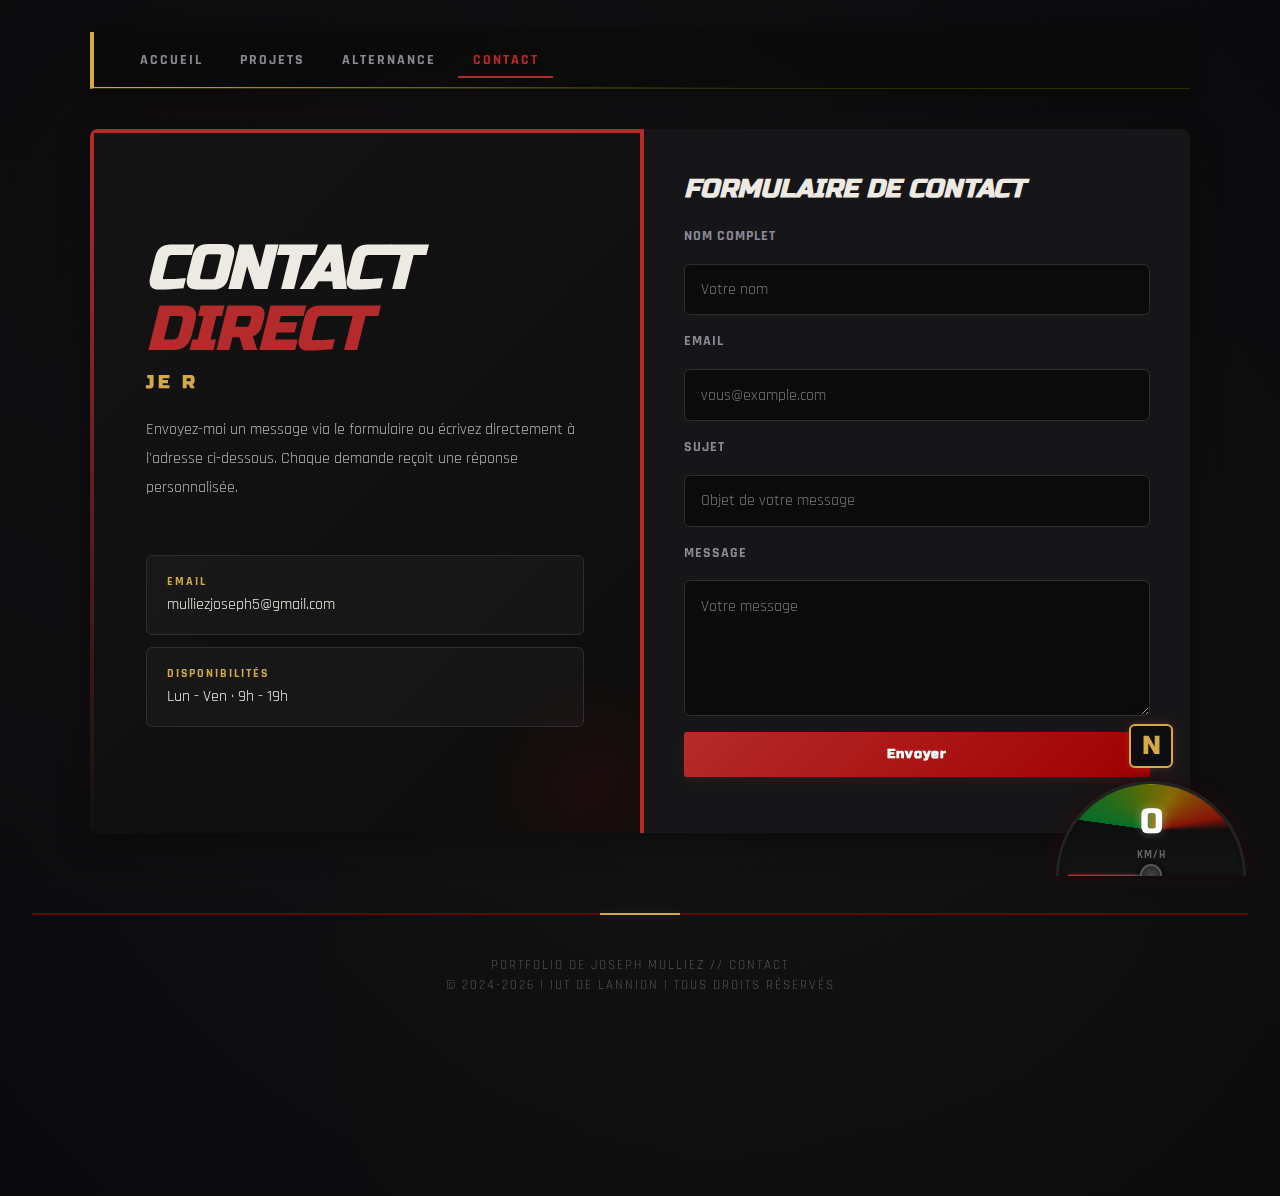
<file: test/contact.html>
<!DOCTYPE html>
<html lang="fr">
<head>
    <meta charset="UTF-8">
    <meta name="viewport" content="width=device-width, initial-scale=1.0">
    <title>Contact - Joseph Mulliez</title>
    <meta name="description" content="Contactez Joseph Mulliez via le formulaire ou par email.">
    <link rel="preconnect" href="https://fonts.googleapis.com">
    <link rel="preconnect" href="https://fonts.gstatic.com" crossorigin>
    <link href="https://fonts.googleapis.com/css2?family=Rajdhani:wght@400;500;600;700&family=Russo+One&display=swap" rel="stylesheet">
    <link rel="stylesheet" href="portfolio.css">
</head>
<body>
    <div id="speedometer-container">
        <div class="gear-indicator" id="gear">N</div>
        <div class="gauge-body">
            <div class="gauge-rim"></div>
            <div class="needle" id="needle"></div>
            <div class="needle-center"></div>
            <div class="speed-readout">
                <span class="speed-value" id="speed-val">0</span>
                <span class="speed-unit">KM/H</span>
            </div>
        </div>
    </div>

    <div class="container">
        <nav class="main-nav">
            <ul class="nav-menu">
                <li><a href="index.html" class="nav-link">ACCUEIL</a></li>
                <li><a href="portfolio.html" class="nav-link">PROJETS</a></li>
                <li><a href="alternance.html" class="nav-link">ALTERNANCE</a></li>
                <li><a href="contact.html" class="nav-link active">CONTACT</a></li>
            </ul>
        </nav>

        <header class="hero-section hero-modern">
            <div class="hero-content">
                <div class="hero-text-content">
                    <h1>Contact <span>Direct</span></h1>
                    <div class="hero-role">JE RÉPONDS RAPIDEMENT</div>
                    <p class="hero-description">Envoyez-moi un message via le formulaire ou écrivez directement à l'adresse ci-dessous. Chaque demande reçoit une réponse personnalisée.</p>
                    <div class="contact-quick">
                        <div class="quick-item">
                            <div class="quick-label">Email</div>
                            <div class="quick-value"><a href="mailto:mulliezjoseph5@gmail.com">mulliezjoseph5@gmail.com</a></div>
                        </div>
                        <div class="quick-item">
                            <div class="quick-label">Disponibilités</div>
                            <div class="quick-value">Lun - Ven · 9h - 19h</div>
                        </div>
                    </div>
                </div>
                <div class="contact-panel">
                    <h2>Formulaire de contact</h2>
                    <form class="contact-form" id="contactForm" action="https://formspree.io/f/xrbeakpp" method="POST" accept-charset="UTF-8">
                        <label for="name">Nom complet</label>
                        <input type="text" id="name" name="name" placeholder="Votre nom" required>

                        <label for="email">Email</label>
                        <input type="email" id="email" name="email" placeholder="vous@example.com" required>

                        <label for="subject">Sujet</label>
                        <input type="text" id="subject" name="subject" placeholder="Objet de votre message" required>

                        <label for="message">Message</label>
                        <textarea id="message" name="message" rows="5" placeholder="Votre message" required></textarea>

                        <button type="submit" class="btn-primary">Envoyer</button>
                        <p class="form-note" id="formStatus"></p>
                    </form>
                </div>
            </div>
        </header>
    </div>

    <footer>
        <p>PORTFOLIO DE JOSEPH MULLIEZ // CONTACT</p>
        <p>&copy; 2024-2026 | IUT DE LANNION | Tous droits réservés</p>
    </footer>

    <script src="portfolio.js"></script>
    <script>
        // Gestion envoi formulaire contact avec Formspree
        const form = document.getElementById('contactForm');
        const status = document.getElementById('formStatus');
        
        form.addEventListener('submit', async function(e) {
            e.preventDefault();
            const data = new FormData(form);
            
            status.textContent = 'Envoi en cours...';
            status.style.color = '#FFF200';
            
            try {
                const response = await fetch(form.action, {
                    method: 'POST',
                    body: data,
                    headers: { 'Accept': 'application/json' }
                });
                
                if (response.ok) {
                    status.textContent = '✓ Message envoyé avec succès ! Je vous répondrais le plus rapidement possible.';
                    status.style.color = '#4CAF50';
                    form.reset();
                } else {
                    status.textContent = '✗ Erreur lors de l\'envoi. Essayez à nouveau ou écrivez directement à mulliezjoseph5@gmail.com.';
                    status.style.color = '#DC0000';
                }
            } catch (error) {
                status.textContent = '✗ Erreur réseau. Vérifiez votre connexion ou contactez-moi directement.';
                status.style.color = '#DC0000';
            }
        });
    </script>
</body>
</html>
</file>
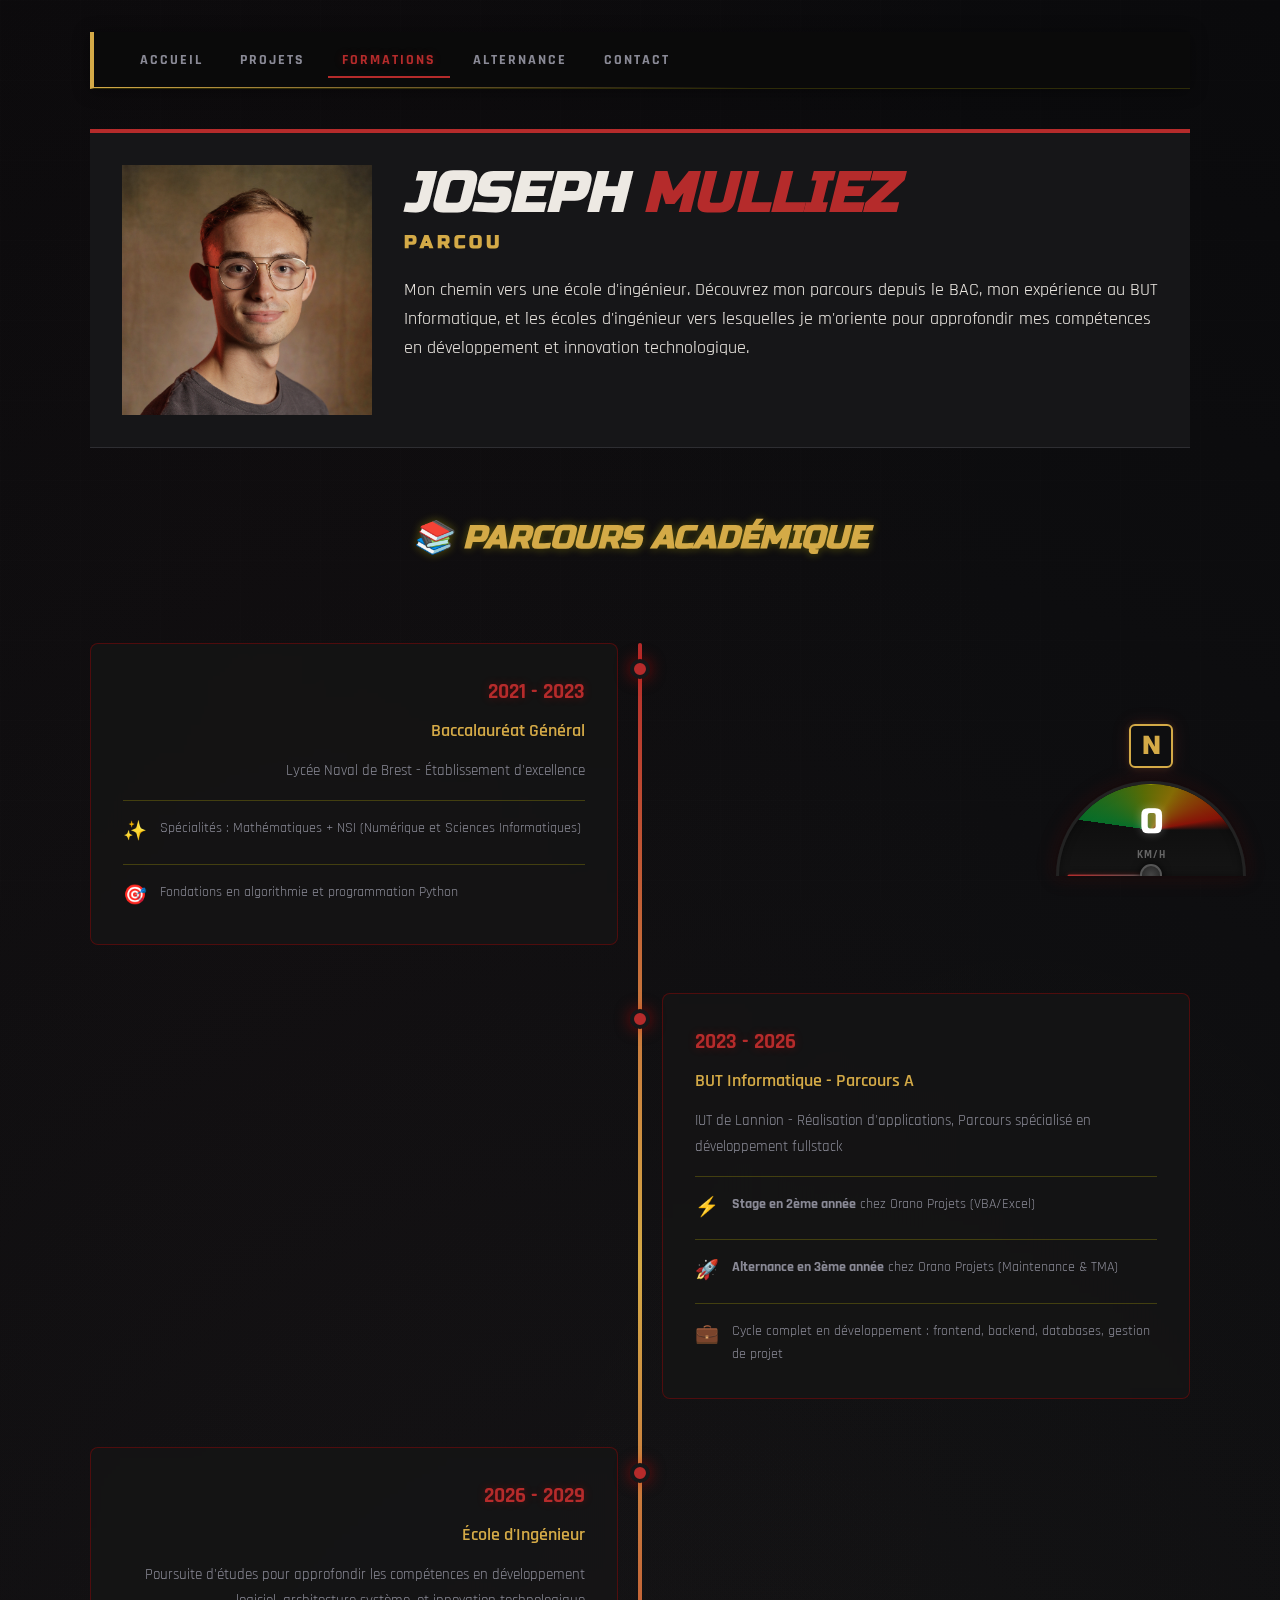
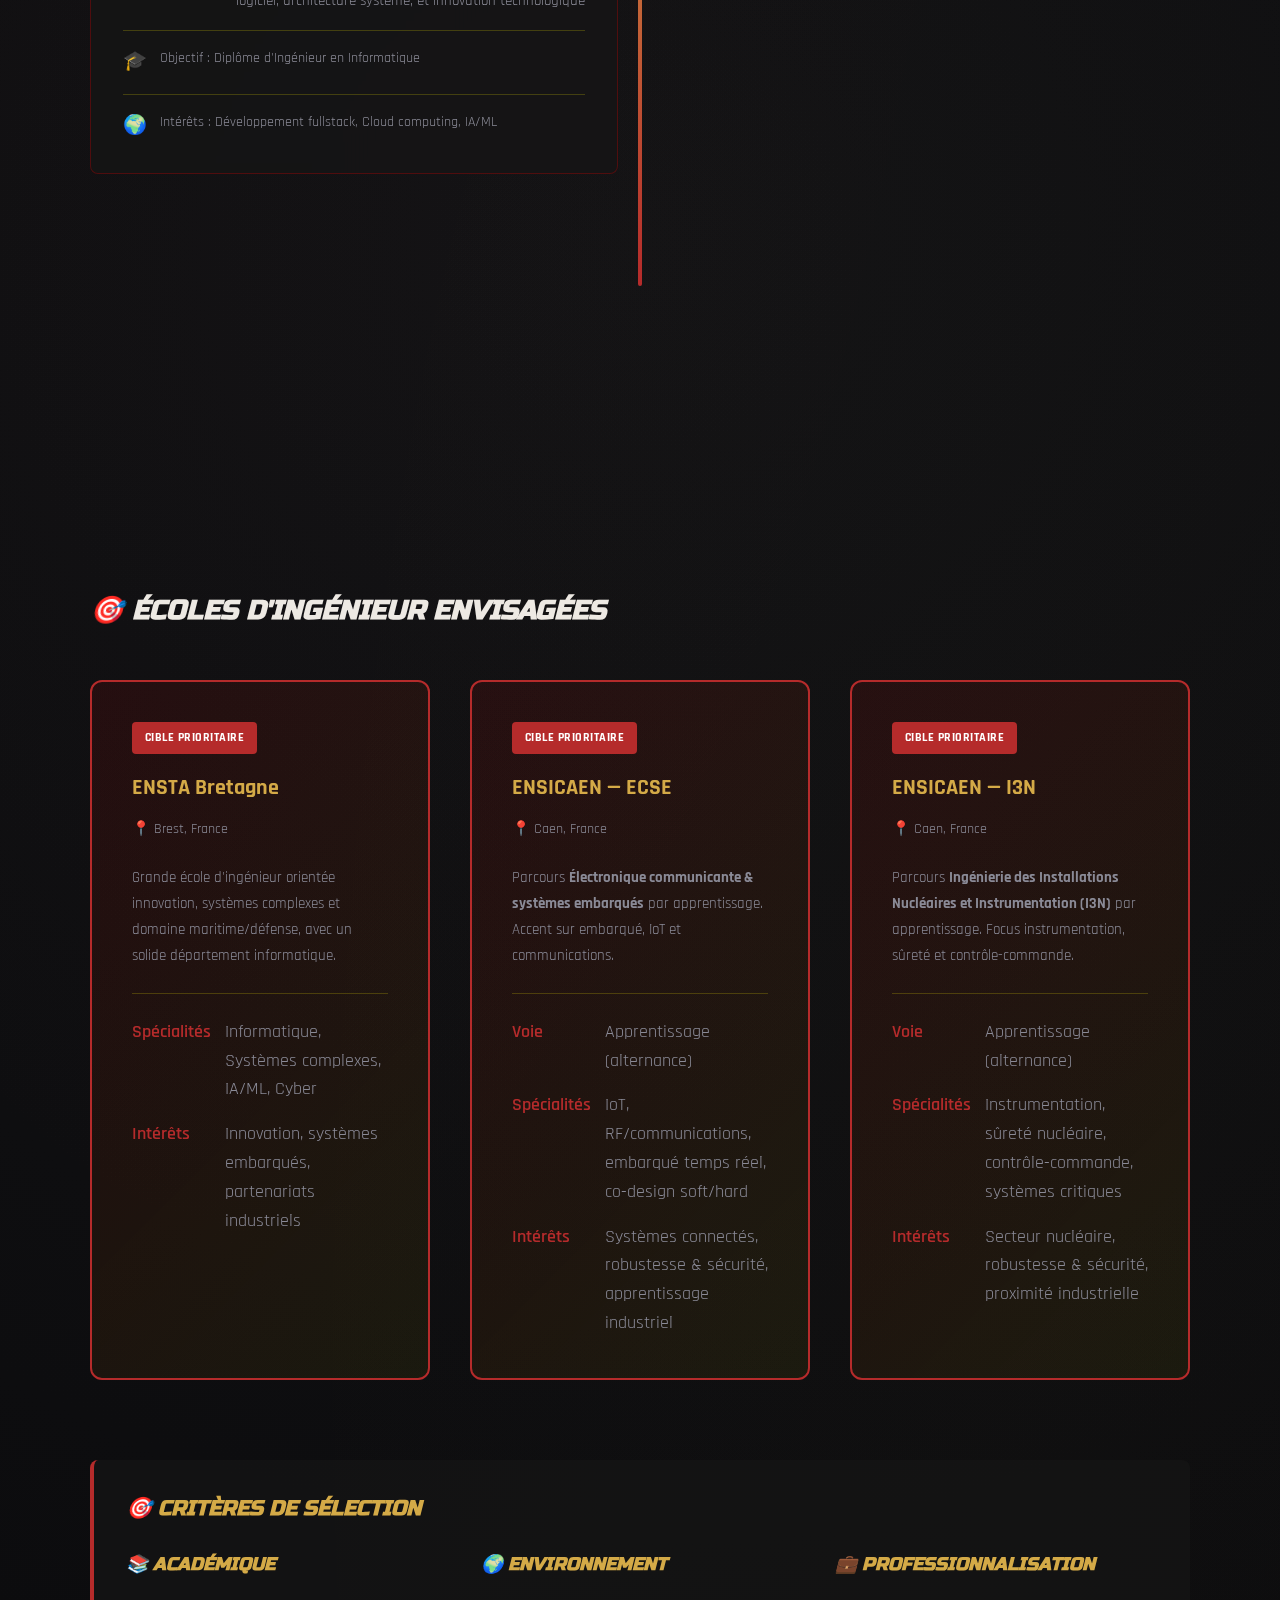
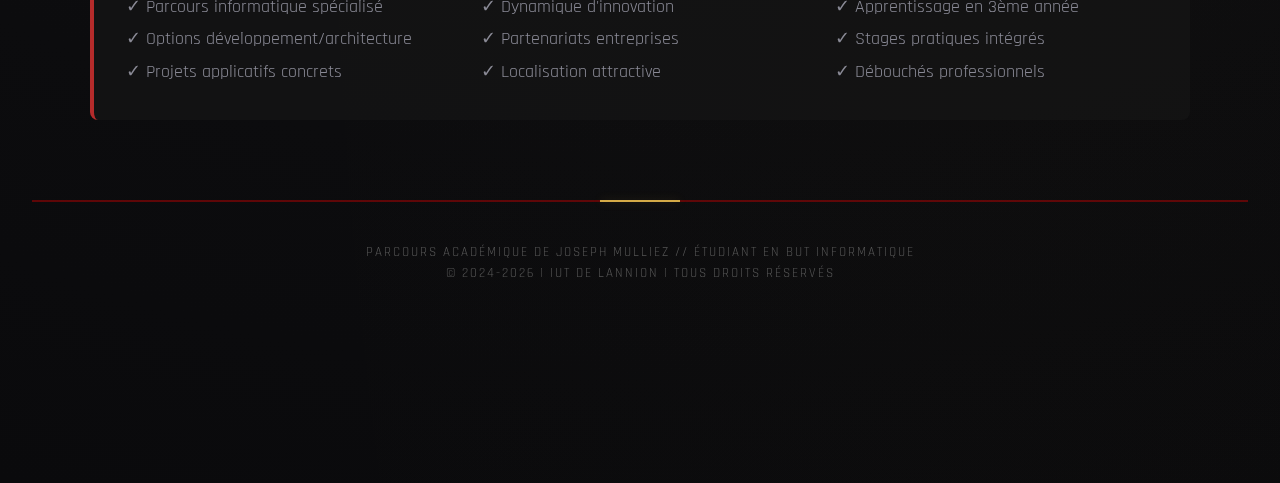
<file: test/formations.html>
<!DOCTYPE html>
<html lang="fr">

<head>
    <meta charset="UTF-8">
    <meta name="viewport" content="width=device-width, initial-scale=1.0">
    <title>JMulliez - Parcours Académique & Poursuite d'Études</title>
    <meta name="description" content="Parcours académique de Joseph Mulliez - BAC, BUT Informatique, École d'Ingénieur">

    <!-- Polices Racing / Tech -->
    <link rel="preconnect" href="https://fonts.googleapis.com">
    <link rel="preconnect" href="https://fonts.gstatic.com" crossorigin>
    <link href="https://fonts.googleapis.com/css2?family=Rajdhani:wght@400;500;600;700&family=Russo+One&display=swap"
        rel="stylesheet">

    <link rel="stylesheet" href="portfolio.css">
    <style>
        /* TIMELINE PARCOURS */
        .timeline-section {
            margin: 4rem 0;
        }

        .timeline-section h2 {
            text-align: center;
            color: var(--ferrari-yellow);
            font-size: 2rem;
            margin-bottom: 3rem;
            text-shadow: 0 0 10px rgba(255, 242, 0, 0.3);
        }

        .timeline {
            position: relative;
            padding: 2rem 0;
        }

        .timeline::before {
            content: '';
            position: absolute;
            left: 50%;
            transform: translateX(-50%);
            width: 4px;
            height: 100%;
            background: linear-gradient(180deg, var(--ferrari-red) 0%, var(--ferrari-yellow) 50%, var(--ferrari-red) 100%);
            border-radius: 2px;
        }

        .timeline-item {
            margin-bottom: 3rem;
            position: relative;
        }

        .timeline-item:nth-child(odd) .timeline-content {
            margin-left: 0;
            margin-right: 52%;
            text-align: right;
        }

        .timeline-item:nth-child(even) .timeline-content {
            margin-left: 52%;
            margin-right: 0;
            text-align: left;
        }

        .timeline-dot {
            position: absolute;
            left: 50%;
            transform: translateX(-50%);
            width: 20px;
            height: 20px;
            background: var(--ferrari-red);
            border: 4px solid var(--carbon-panel);
            border-radius: 50%;
            top: 1rem;
            z-index: 10;
            box-shadow: 0 0 15px rgba(220, 0, 0, 0.5);
        }

        .timeline-content {
            background: rgba(22, 22, 22, 0.7);
            border: 1px solid rgba(220, 0, 0, 0.3);
            padding: 2rem;
            border-radius: 8px;
            backdrop-filter: blur(5px);
            transition: all 0.3s ease;
        }

        .timeline-content:hover {
            background: rgba(22, 22, 22, 0.9);
            border-color: var(--ferrari-yellow);
            box-shadow: 0 0 20px rgba(220, 0, 0, 0.2);
            transform: translateY(-4px);
        }

        .timeline-year {
            color: var(--ferrari-red);
            font-weight: 700;
            font-size: 1.3rem;
            margin-bottom: 0.5rem;
            text-shadow: 0 0 8px rgba(220, 0, 0, 0.3);
        }

        .timeline-title {
            color: var(--ferrari-yellow);
            font-size: 1.1rem;
            font-weight: 600;
            margin-bottom: 0.8rem;
        }

        .timeline-description {
            color: var(--text-gray);
            line-height: 1.7;
            font-size: 0.95rem;
        }

        .timeline-achievement {
            display: flex;
            gap: 0.8rem;
            margin-top: 1rem;
            padding-top: 1rem;
            border-top: 1px solid rgba(255, 242, 0, 0.2);
        }

        .achievement-icon {
            color: var(--ferrari-yellow);
            font-size: 1.2rem;
        }

        .achievement-text {
            color: var(--text-gray);
            font-size: 0.9rem;
        }

        /* ÉCOLES D'INGÉNIEUR */
        .schools-section {
            margin: 5rem 0;
        }

        .schools-grid {
            display: grid;
            grid-template-columns: repeat(auto-fit, minmax(300px, 1fr));
            gap: 2.5rem;
            margin-top: 3rem;
        }

        .school-card {
            background: linear-gradient(135deg, rgba(220, 0, 0, 0.1) 0%, rgba(255, 242, 0, 0.05) 100%);
            border: 2px solid var(--ferrari-red);
            border-radius: 12px;
            padding: 2.5rem;
            position: relative;
            overflow: hidden;
            transition: all 0.3s ease;
        }

        .school-card::before {
            content: '';
            position: absolute;
            top: -50%;
            right: -50%;
            width: 300px;
            height: 300px;
            background: radial-gradient(circle, rgba(255, 242, 0, 0.1) 0%, transparent 70%);
            opacity: 0;
            transition: all 0.3s ease;
        }

        .school-card:hover {
            border-color: var(--ferrari-yellow);
            box-shadow: 0 0 30px rgba(220, 0, 0, 0.3);
            transform: translateY(-8px);
            background: linear-gradient(135deg, rgba(220, 0, 0, 0.15) 0%, rgba(255, 242, 0, 0.08) 100%);
        }

        .school-card:hover::before {
            opacity: 1;
            right: -20%;
            top: -20%;
        }

        .school-status {
            display: inline-block;
            background: var(--ferrari-red);
            color: white;
            padding: 0.4rem 0.8rem;
            border-radius: 4px;
            font-size: 0.75rem;
            font-weight: 700;
            text-transform: uppercase;
            margin-bottom: 1rem;
            letter-spacing: 0.5px;
        }

        .school-status.candidate {
            background: rgba(255, 242, 0, 0.8);
            color: #000;
        }

        .school-status.target {
            background: var(--ferrari-red);
            color: white;
        }

        .school-name {
            color: var(--ferrari-yellow);
            font-size: 1.4rem;
            font-weight: 700;
            margin-bottom: 0.8rem;
        }

        .school-location {
            color: var(--text-gray);
            font-size: 0.9rem;
            margin-bottom: 1rem;
            display: flex;
            align-items: center;
            gap: 0.5rem;
        }

        .school-description {
            color: var(--text-gray);
            font-size: 0.95rem;
            line-height: 1.7;
            margin: 1.5rem 0;
        }

        .school-specs {
            display: flex;
            flex-direction: column;
            gap: 1rem;
            margin-top: 1.5rem;
            padding-top: 1.5rem;
            border-top: 1px solid rgba(255, 242, 0, 0.2);
        }

        .spec-item {
            display: flex;
            gap: 0.8rem;
        }

        .spec-label {
            color: var(--ferrari-red);
            font-weight: 600;
            min-width: 80px;
        }

        .spec-value {
            color: var(--text-gray);
        }

        /* PARCOURS STATS */
        .parcours-stats {
            display: grid;
            grid-template-columns: repeat(auto-fit, minmax(200px, 1fr));
            gap: 2rem;
            margin: 4rem 0;
        }

        .stat-card {
            background: rgba(22, 22, 22, 0.7);
            border-left: 4px solid var(--ferrari-red);
            padding: 2rem;
            text-align: center;
            border-radius: 8px;
            transition: all 0.3s ease;
        }

        .stat-card:hover {
            transform: translateY(-4px);
            border-left-color: var(--ferrari-yellow);
            box-shadow: 0 0 15px rgba(220, 0, 0, 0.2);
        }

        .stat-number {
            color: var(--ferrari-yellow);
            font-size: 2.5rem;
            font-weight: 700;
            display: block;
        }

        .stat-label {
            color: var(--text-gray);
            font-size: 0.9rem;
            margin-top: 0.5rem;
        }

        @media (max-width: 768px) {
            .timeline::before {
                left: 15px;
            }

            .timeline-item:nth-child(odd) .timeline-content,
            .timeline-item:nth-child(even) .timeline-content {
                margin-left: 60px;
                margin-right: 0;
                text-align: left;
            }

            .timeline-dot {
                left: 15px;
            }

            .schools-grid {
                grid-template-columns: 1fr;
            }
        }
    </style>
</head>

<body>

    <!-- COMPTEUR DE VITESSE (HUD) -->
    <div id="speedometer-container">
        <div class="gear-indicator" id="gear">N</div>
        <div class="gauge-body">
            <div class="gauge-rim"></div>
            <div class="needle" id="needle"></div>
            <div class="needle-center"></div>
            <div class="speed-readout">
                <span class="speed-value" id="speed-val">0</span>
                <span class="speed-unit">KM/H</span>
            </div>
        </div>
    </div>

    <div class="container">

        <!-- NAVIGATION -->
        <nav class="main-nav">
            <ul class="nav-menu">
                <li><a href="index.html" class="nav-link">ACCUEIL</a></li>
                <li><a href="projets.html" class="nav-link">PROJETS</a></li>
                <li><a href="formations.html" class="nav-link active">FORMATIONS</a></li>
                <li><a href="alternance.html" class="nav-link">ALTERNANCE</a></li>
                <li><a href="contact.html" class="nav-link">CONTACT</a></li>
            </ul>
        </nav>

        <!-- HEADER -->
        <header class="hero-section">
            <div class="profile-pic">
                <img src="assets/images/pp.jpg" alt="Joseph Mulliez">
            </div>
            <div class="hero-text">
                <h1>Joseph <span>Mulliez</span></h1>
                <div class="hero-role">PARCOURS ACADÉMIQUE // POURSUITE D'ÉTUDES</div>
                <p>
                    Mon chemin vers une école d'ingénieur. Découvrez mon parcours depuis le BAC, mon expérience au BUT Informatique,
                    et les écoles d'ingénieur vers lesquelles je m'oriente pour approfondir mes compétences en développement et innovation technologique.
                </p>
            </div>
        </header>

        <!-- TIMELINE PARCOURS -->
        <section class="timeline-section">
            <h2>📚 PARCOURS ACADÉMIQUE</h2>

            <div class="timeline">
                <!-- BAC -->
                <div class="timeline-item">
                    <div class="timeline-dot"></div>
                    <div class="timeline-content">
                        <div class="timeline-year">2021 - 2023</div>
                        <div class="timeline-title">Baccalauréat Général</div>
                        <div class="timeline-description">
                            Lycée Naval de Brest - Établissement d'excellence
                        </div>
                        <div class="timeline-achievement">
                            <div class="achievement-icon">✨</div>
                            <div class="achievement-text">Spécialités : Mathématiques + NSI (Numérique et Sciences Informatiques)</div>
                        </div>
                        <div class="timeline-achievement">
                            <div class="achievement-icon">🎯</div>
                            <div class="achievement-text">Fondations en algorithmie et programmation Python</div>
                        </div>
                    </div>
                </div>

                <!-- BUT -->
                <div class="timeline-item">
                    <div class="timeline-dot"></div>
                    <div class="timeline-content">
                        <div class="timeline-year">2023 - 2026</div>
                        <div class="timeline-title">BUT Informatique - Parcours A</div>
                        <div class="timeline-description">
                            IUT de Lannion - Réalisation d'applications, Parcours spécialisé en développement fullstack
                        </div>
                        <div class="timeline-achievement">
                            <div class="achievement-icon">⚡</div>
                            <div class="achievement-text"><strong>Stage en 2ème année</strong> chez Orano Projets (VBA/Excel)</div>
                        </div>
                        <div class="timeline-achievement">
                            <div class="achievement-icon">🚀</div>
                            <div class="achievement-text"><strong>Alternance en 3ème année</strong> chez Orano Projets (Maintenance & TMA)</div>
                        </div>
                        <div class="timeline-achievement">
                            <div class="achievement-icon">💼</div>
                            <div class="achievement-text">Cycle complet en développement : frontend, backend, databases, gestion de projet</div>
                        </div>
                    </div>
                </div>

                <!-- ÉCOLE D'INGÉNIEUR -->
                <div class="timeline-item">
                    <div class="timeline-dot"></div>
                    <div class="timeline-content">
                        <div class="timeline-year">2026 - 2029</div>
                        <div class="timeline-title">École d'Ingénieur</div>
                        <div class="timeline-description">
                            Poursuite d'études pour approfondir les compétences en développement logiciel, architecture système, et innovation technologique
                        </div>
                        <div class="timeline-achievement">
                            <div class="achievement-icon">🎓</div>
                            <div class="achievement-text">Objectif : Diplôme d'Ingénieur en Informatique</div>
                        </div>
                        <div class="timeline-achievement">
                            <div class="achievement-icon">🌍</div>
                            <div class="achievement-text">Intérêts : Développement fullstack, Cloud computing, IA/ML</div>
                        </div>
                    </div>
                </div>
            </div>
        </section>

        <!-- STATS PARCOURS -->
        <section class="parcours-stats">
            <div class="stat-card">
                <span class="stat-number">6</span>
                <span class="stat-label">Années d'études (BAC + BUT + Ingénieur)</span>
            </div>
            <div class="stat-card">
                <span class="stat-number">8+</span>
                <span class="stat-label">Projets académiques complétés</span>
            </div>
            <div class="stat-card">
                <span class="stat-number">2</span>
                <span class="stat-label">Missions en entreprise (Stage + Alternance)</span>
            </div>
            <div class="stat-card">
                <span class="stat-number">50+</span>
                <span class="stat-label">Compétences techniques développées</span>
            </div>
        </section>

        <!-- ÉCOLES D'INGÉNIEUR -->
        <section class="schools-section">
            <h2>🎯 ÉCOLES D'INGÉNIEUR ENVISAGÉES</h2>

            <div class="schools-grid">
                <!-- ÉCOLE 1 : ENSTA -->
                <div class="school-card">
                    <span class="school-status target">Cible prioritaire</span>
                    <div class="school-name">ENSTA Bretagne</div>
                    <div class="school-location">📍 Brest, France</div>
                    <div class="school-description">
                        Grande école d'ingénieur orientée innovation, systèmes complexes et domaine maritime/défense, avec un solide département informatique.
                    </div>
                    <div class="school-specs">
                        <div class="spec-item">
                            <div class="spec-label">Spécialités</div>
                            <div class="spec-value">Informatique, Systèmes complexes, IA/ML, Cyber</div>
                        </div>
                        <div class="spec-item">
                            <div class="spec-label">Intérêts</div>
                            <div class="spec-value">Innovation, systèmes embarqués, partenariats industriels</div>
                        </div>
                    </div>
                </div>

                <!-- ÉCOLE 2 : ENSICAEN ECSE -->
                <div class="school-card">
                    <span class="school-status target">Cible prioritaire</span>
                    <div class="school-name">ENSICAEN — ECSE</div>
                    <div class="school-location">📍 Caen, France</div>
                    <div class="school-description">
                        Parcours <strong>Électronique communicante & systèmes embarqués</strong> par apprentissage. Accent sur embarqué, IoT et communications.
                    </div>
                    <div class="school-specs">
                        <div class="spec-item">
                            <div class="spec-label">Voie</div>
                            <div class="spec-value">Apprentissage (alternance)</div>
                        </div>
                        <div class="spec-item">
                            <div class="spec-label">Spécialités</div>
                            <div class="spec-value">IoT, RF/communications, embarqué temps réel, co-design soft/hard</div>
                        </div>
                        <div class="spec-item">
                            <div class="spec-label">Intérêts</div>
                            <div class="spec-value">Systèmes connectés, robustesse & sécurité, apprentissage industriel</div>
                        </div>
                    </div>
                </div>

                <!-- ÉCOLE 3 : ENSICAEN I3N -->
                <div class="school-card">
                    <span class="school-status target">Cible prioritaire</span>
                    <div class="school-name">ENSICAEN — I3N</div>
                    <div class="school-location">📍 Caen, France</div>
                    <div class="school-description">
                        Parcours <strong>Ingénierie des Installations Nucléaires et Instrumentation (I3N)</strong> par apprentissage. Focus instrumentation, sûreté et contrôle-commande.
                    </div>
                    <div class="school-specs">
                        <div class="spec-item">
                            <div class="spec-label">Voie</div>
                            <div class="spec-value">Apprentissage (alternance)</div>
                        </div>
                        <div class="spec-item">
                            <div class="spec-label">Spécialités</div>
                            <div class="spec-value">Instrumentation, sûreté nucléaire, contrôle-commande, systèmes critiques</div>
                        </div>
                        <div class="spec-item">
                            <div class="spec-label">Intérêts</div>
                            <div class="spec-value">Secteur nucléaire, robustesse & sécurité, proximité industrielle</div>
                        </div>
                    </div>
                </div>
            </div>
        </section>

        <!-- CRITÈRES DE SÉLECTION -->
        <section style="margin: 4rem 0; padding: 2rem; background: rgba(22, 22, 22, 0.7); border-radius: 8px; border-left: 4px solid var(--ferrari-red);">
            <h3 style="color: var(--ferrari-yellow); margin-bottom: 1.5rem;">🎯 Critères de sélection</h3>
            <div style="display: grid; grid-template-columns: repeat(auto-fit, minmax(250px, 1fr)); gap: 2rem;">
                <div>
                    <h4 style="color: var(--ferrari-yellow); margin-bottom: 0.8rem;">📚 Académique</h4>
                    <ul style="list-style: none; color: var(--text-gray); line-height: 1.8;">
                        <li>✓ Parcours informatique spécialisé</li>
                        <li>✓ Options développement/architecture</li>
                        <li>✓ Projets applicatifs concrets</li>
                    </ul>
                </div>
                <div>
                    <h4 style="color: var(--ferrari-yellow); margin-bottom: 0.8rem;">🌍 Environnement</h4>
                    <ul style="list-style: none; color: var(--text-gray); line-height: 1.8;">
                        <li>✓ Dynamique d'innovation</li>
                        <li>✓ Partenariats entreprises</li>
                        <li>✓ Localisation attractive</li>
                    </ul>
                </div>
                <div>
                    <h4 style="color: var(--ferrari-yellow); margin-bottom: 0.8rem;">💼 Professionnalisation</h4>
                    <ul style="list-style: none; color: var(--text-gray); line-height: 1.8;">
                        <li>✓ Apprentissage en 3ème année</li>
                        <li>✓ Stages pratiques intégrés</li>
                        <li>✓ Débouchés professionnels</li>
                    </ul>
                </div>
            </div>
        </section>

    </div>

    <footer>
        <p>PARCOURS ACADÉMIQUE DE JOSEPH MULLIEZ // ÉTUDIANT EN BUT INFORMATIQUE</p>
        <p>&copy; 2024-2026 | IUT DE LANNION | Tous droits réservés</p>
    </footer>

    <script src="portfolio.js"></script>
</body>

</html>
</file>
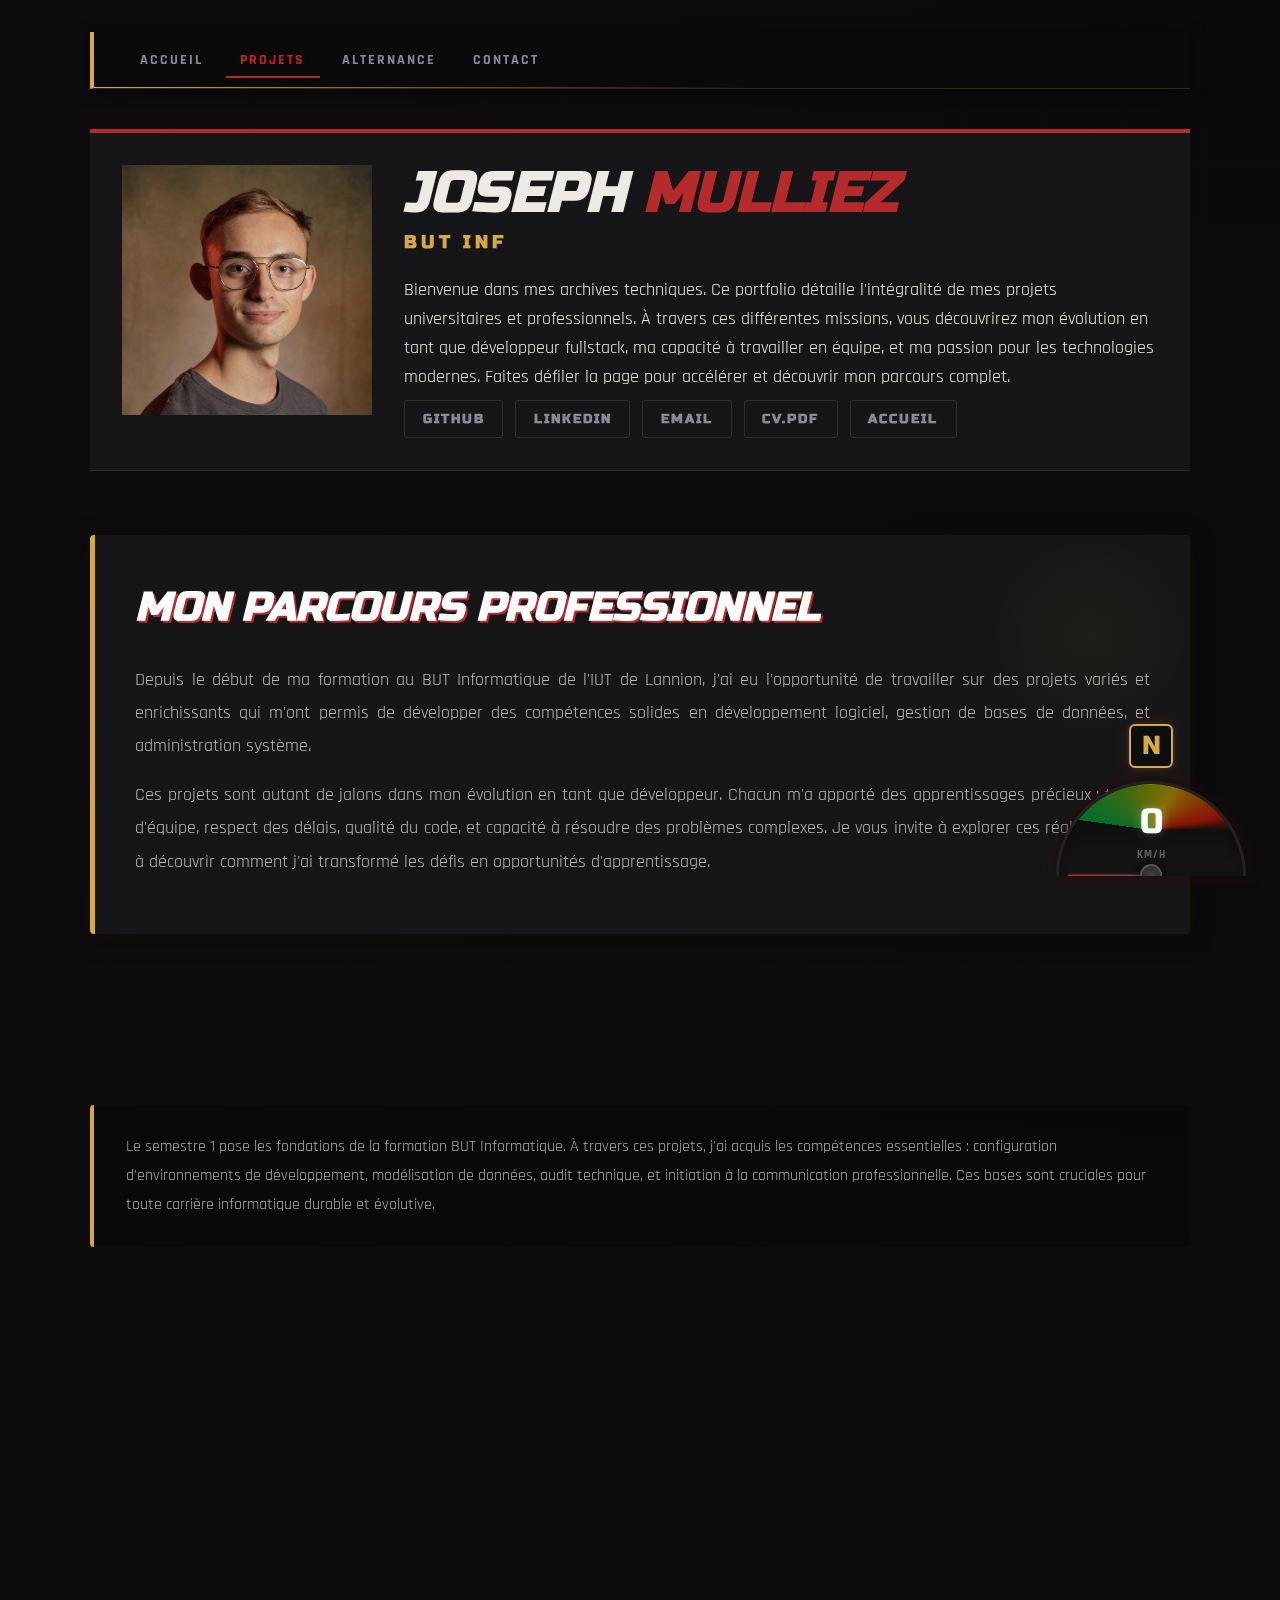
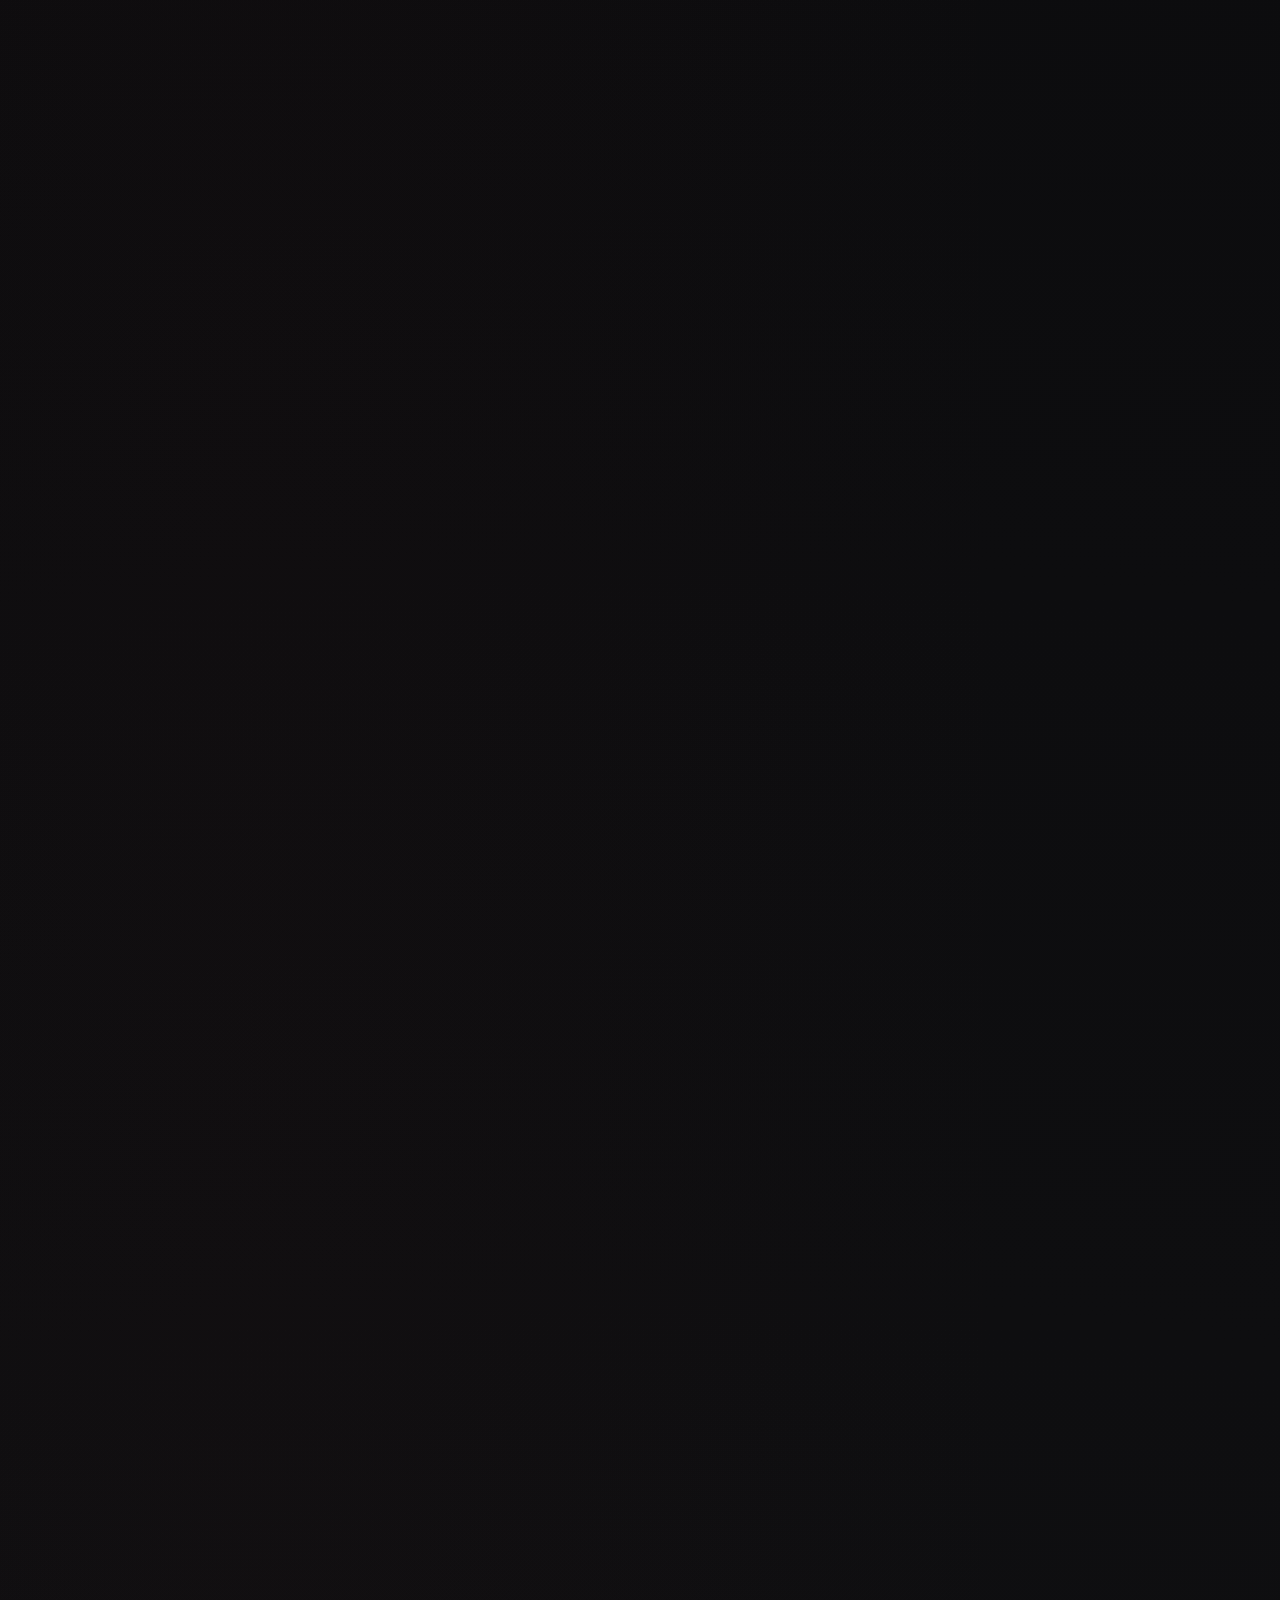
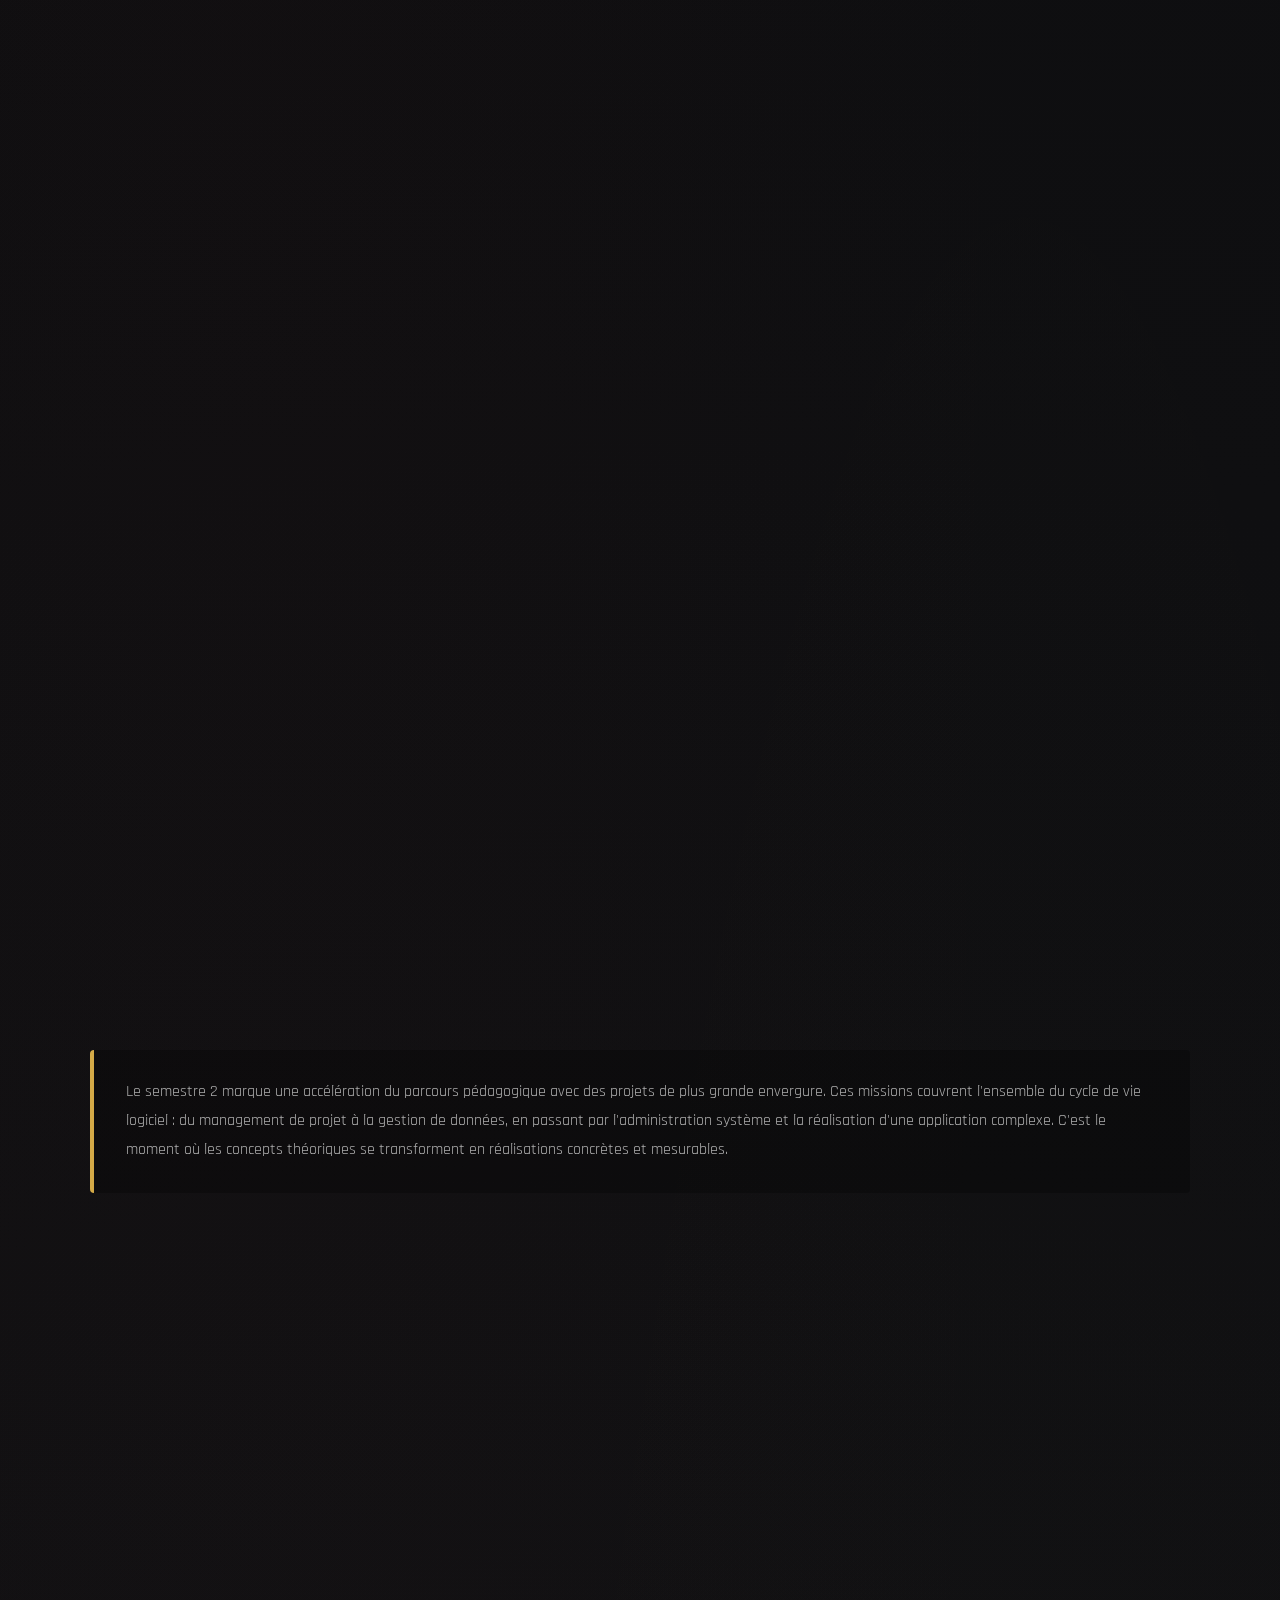
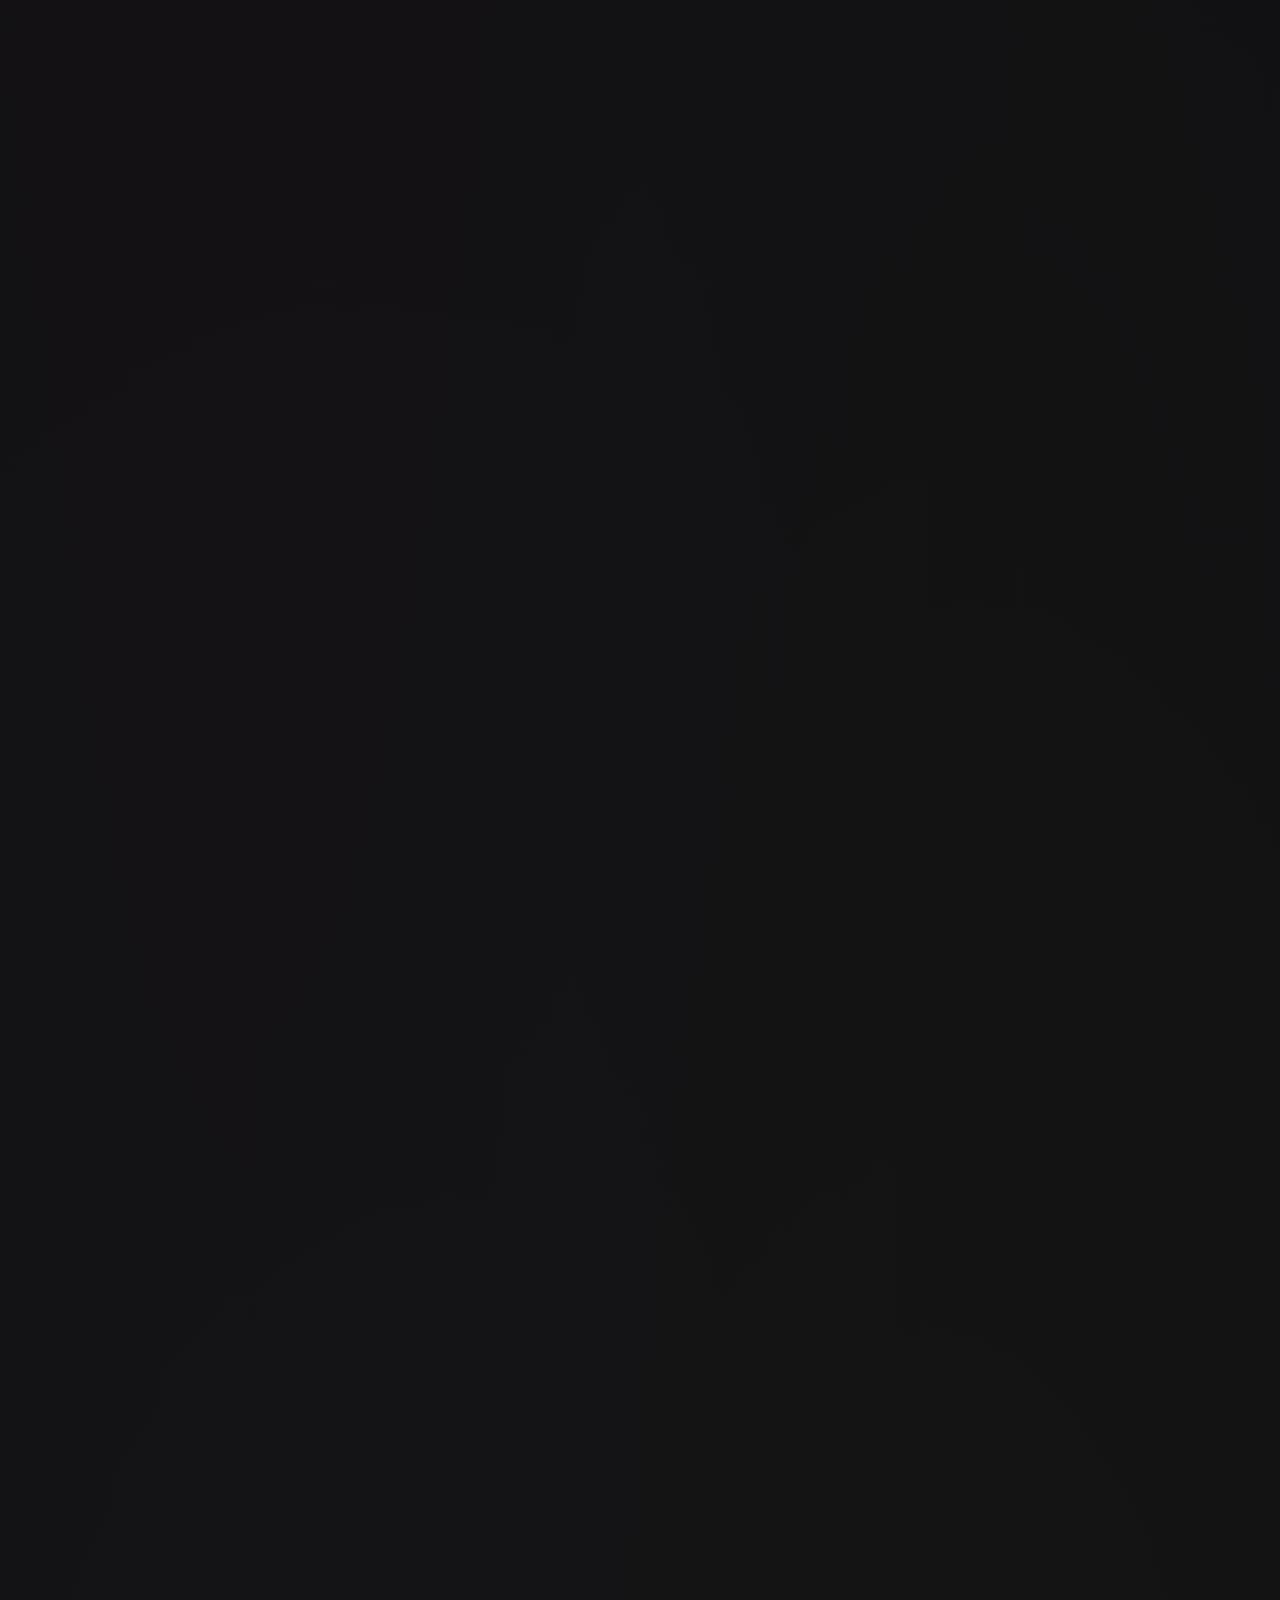
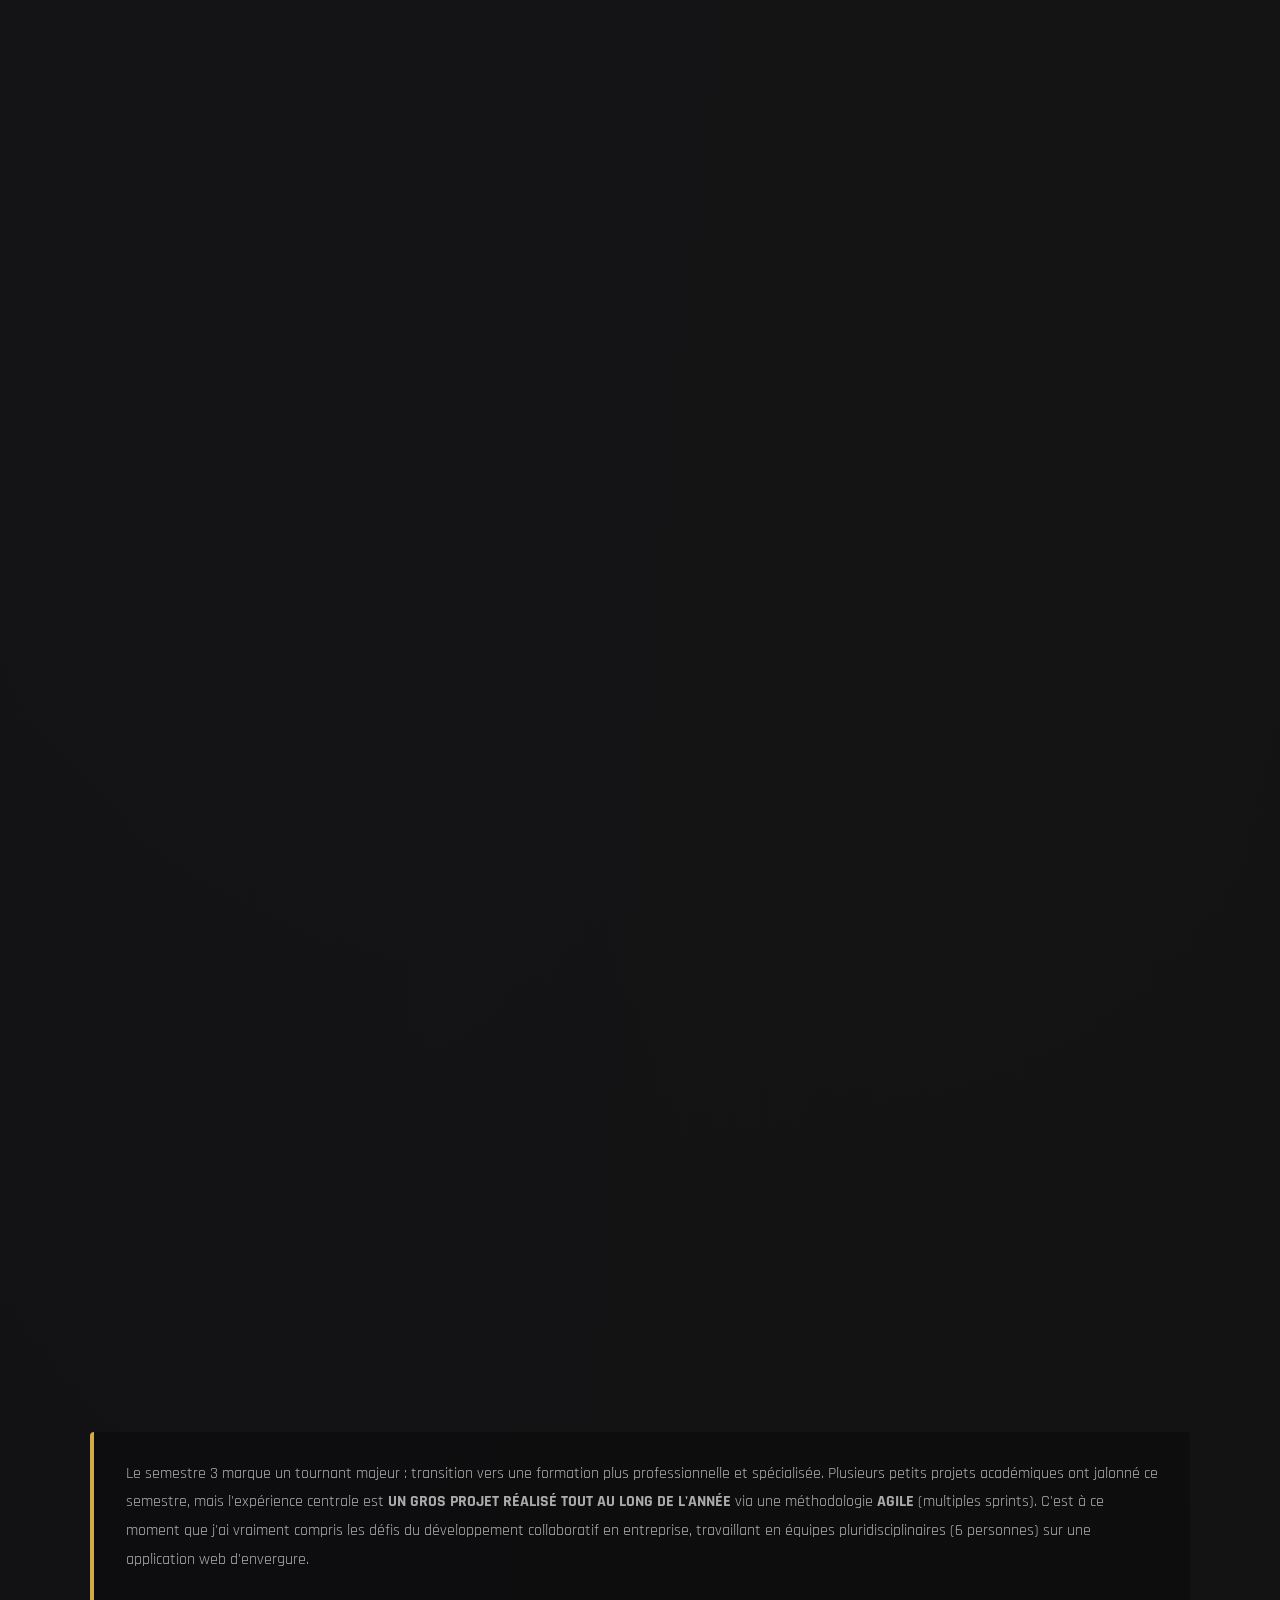
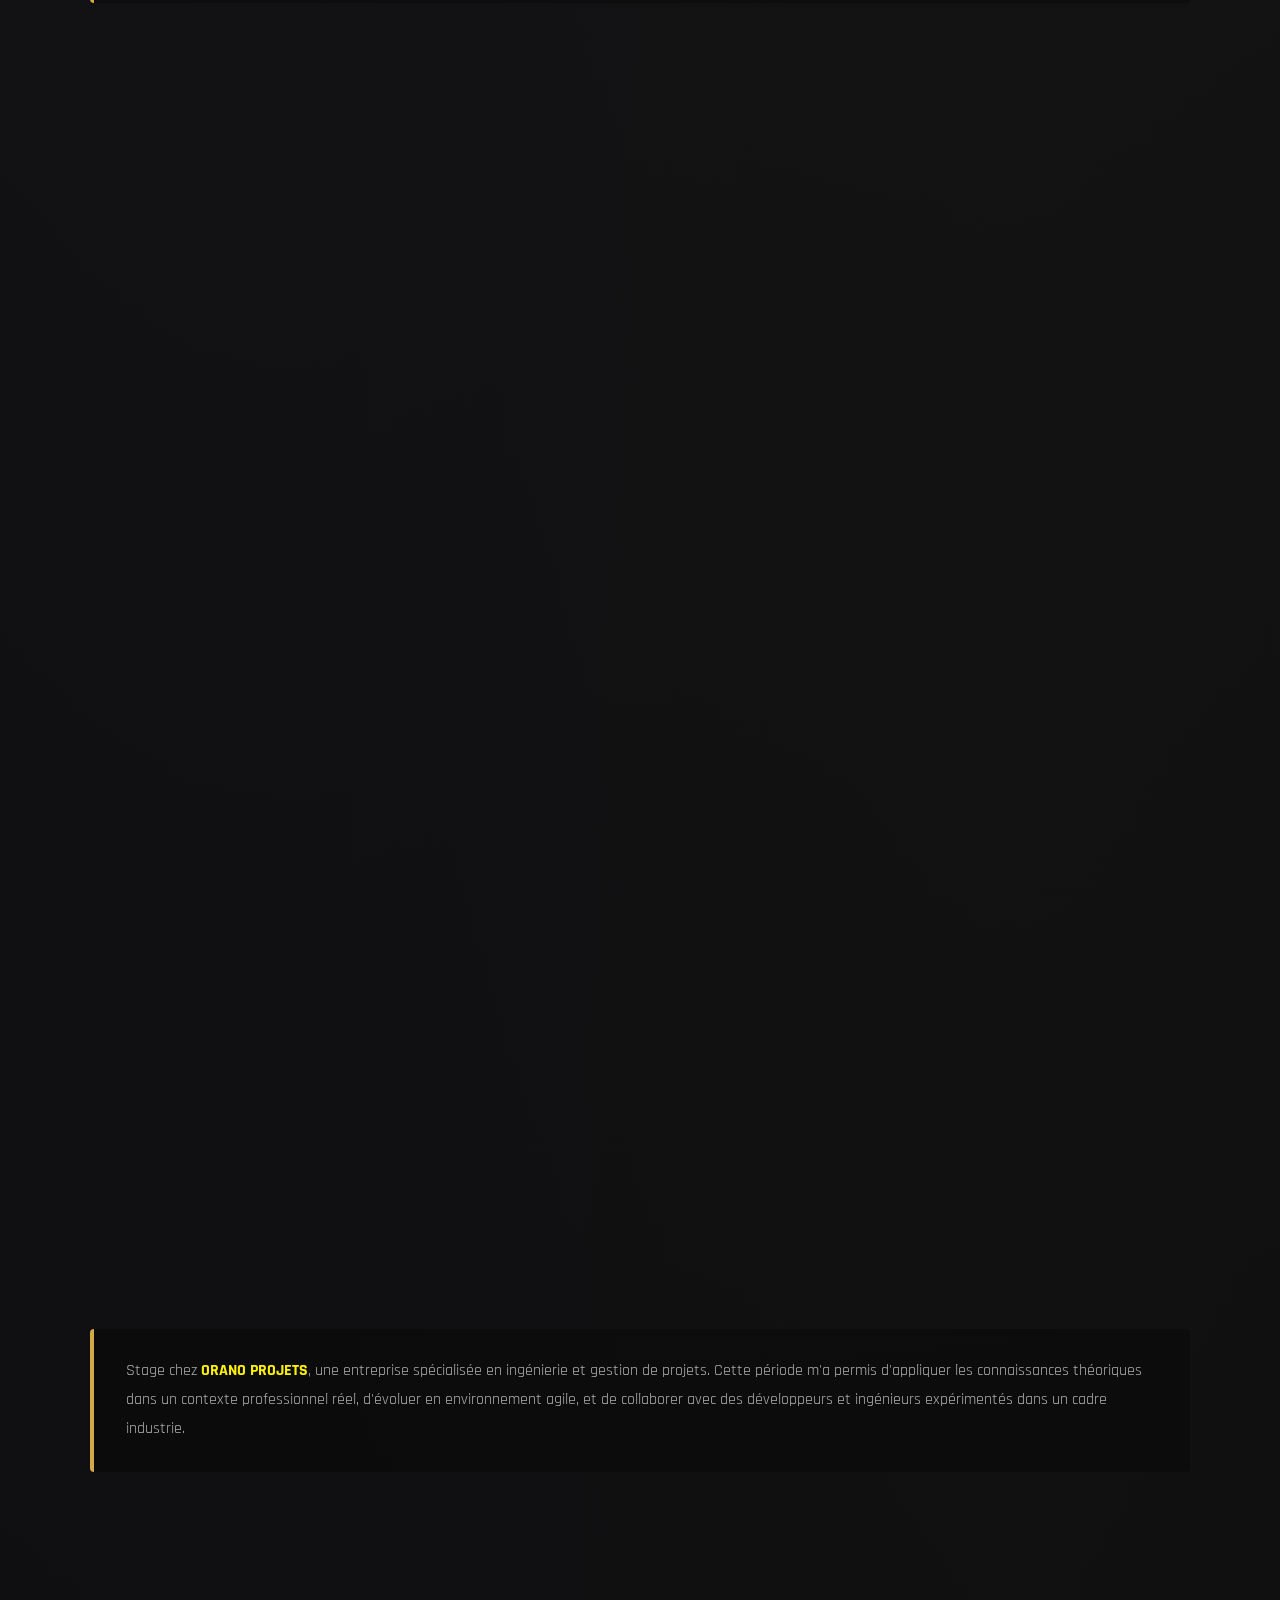
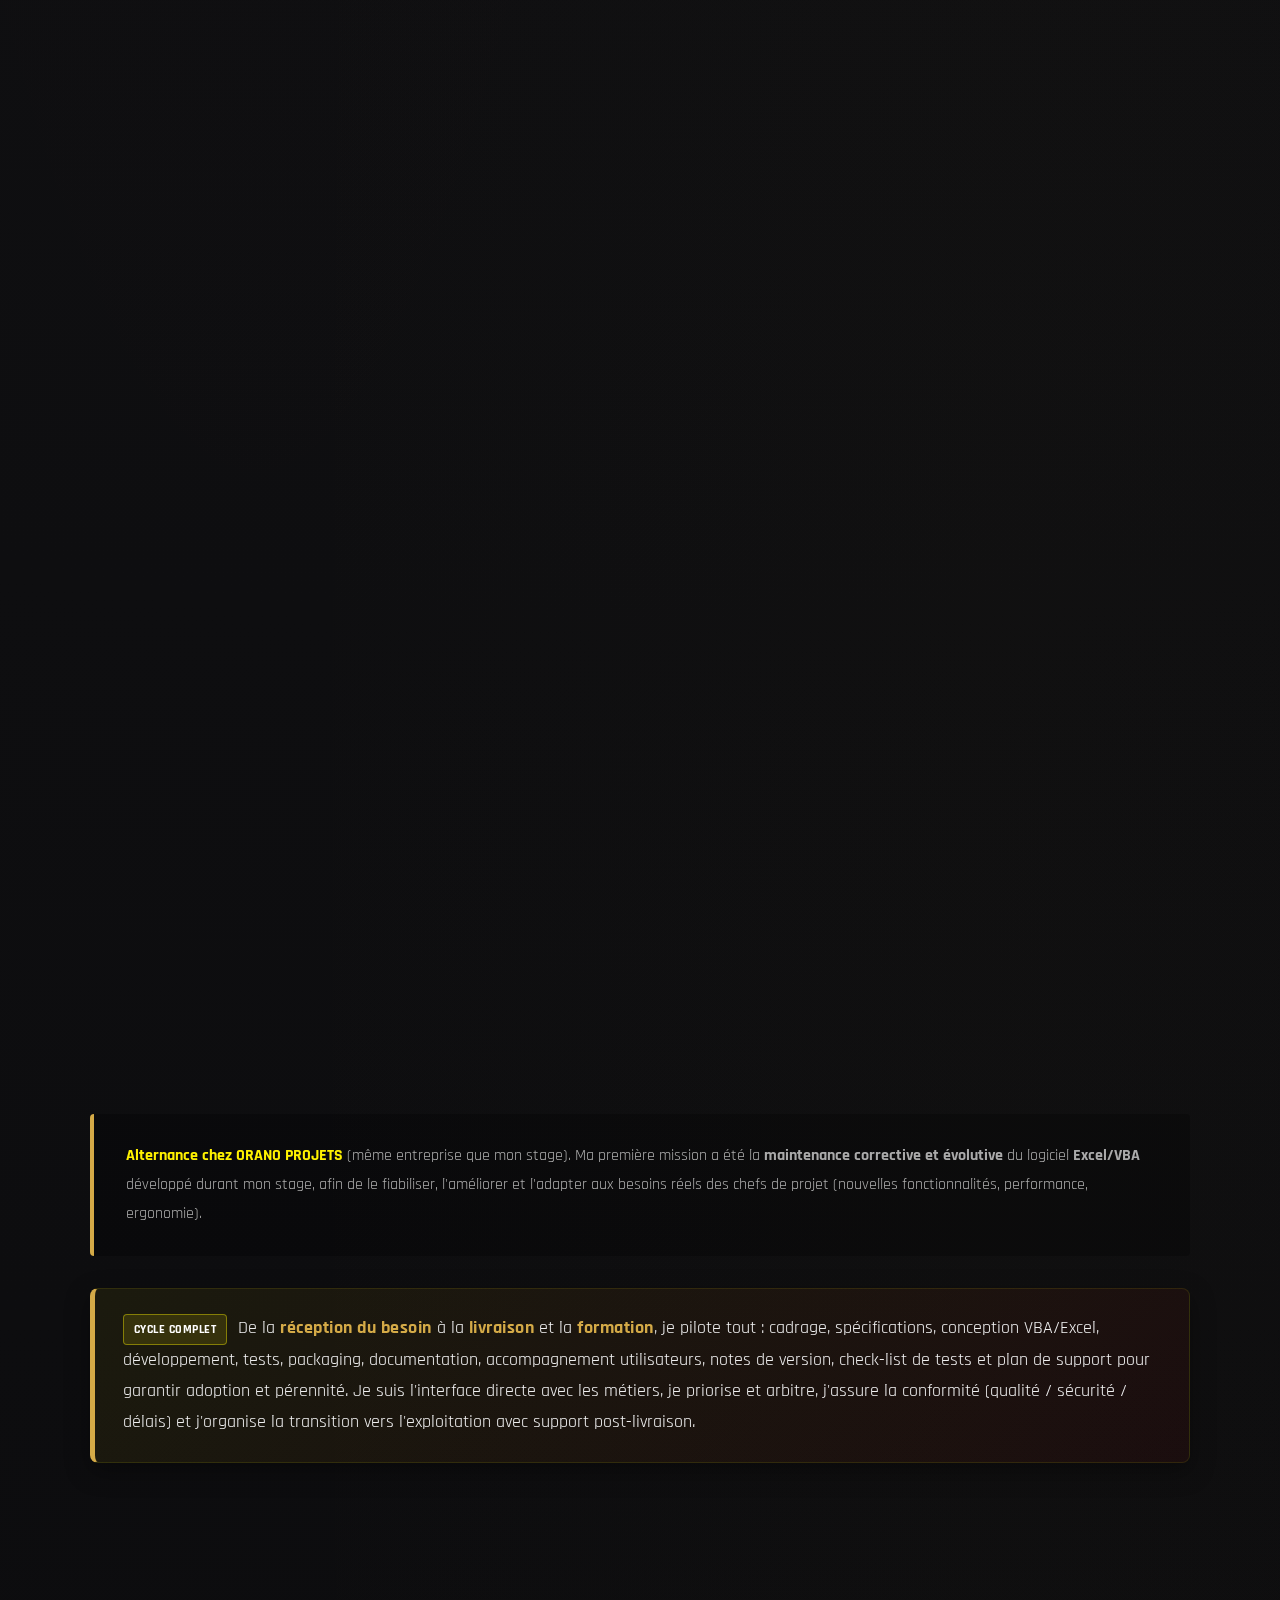
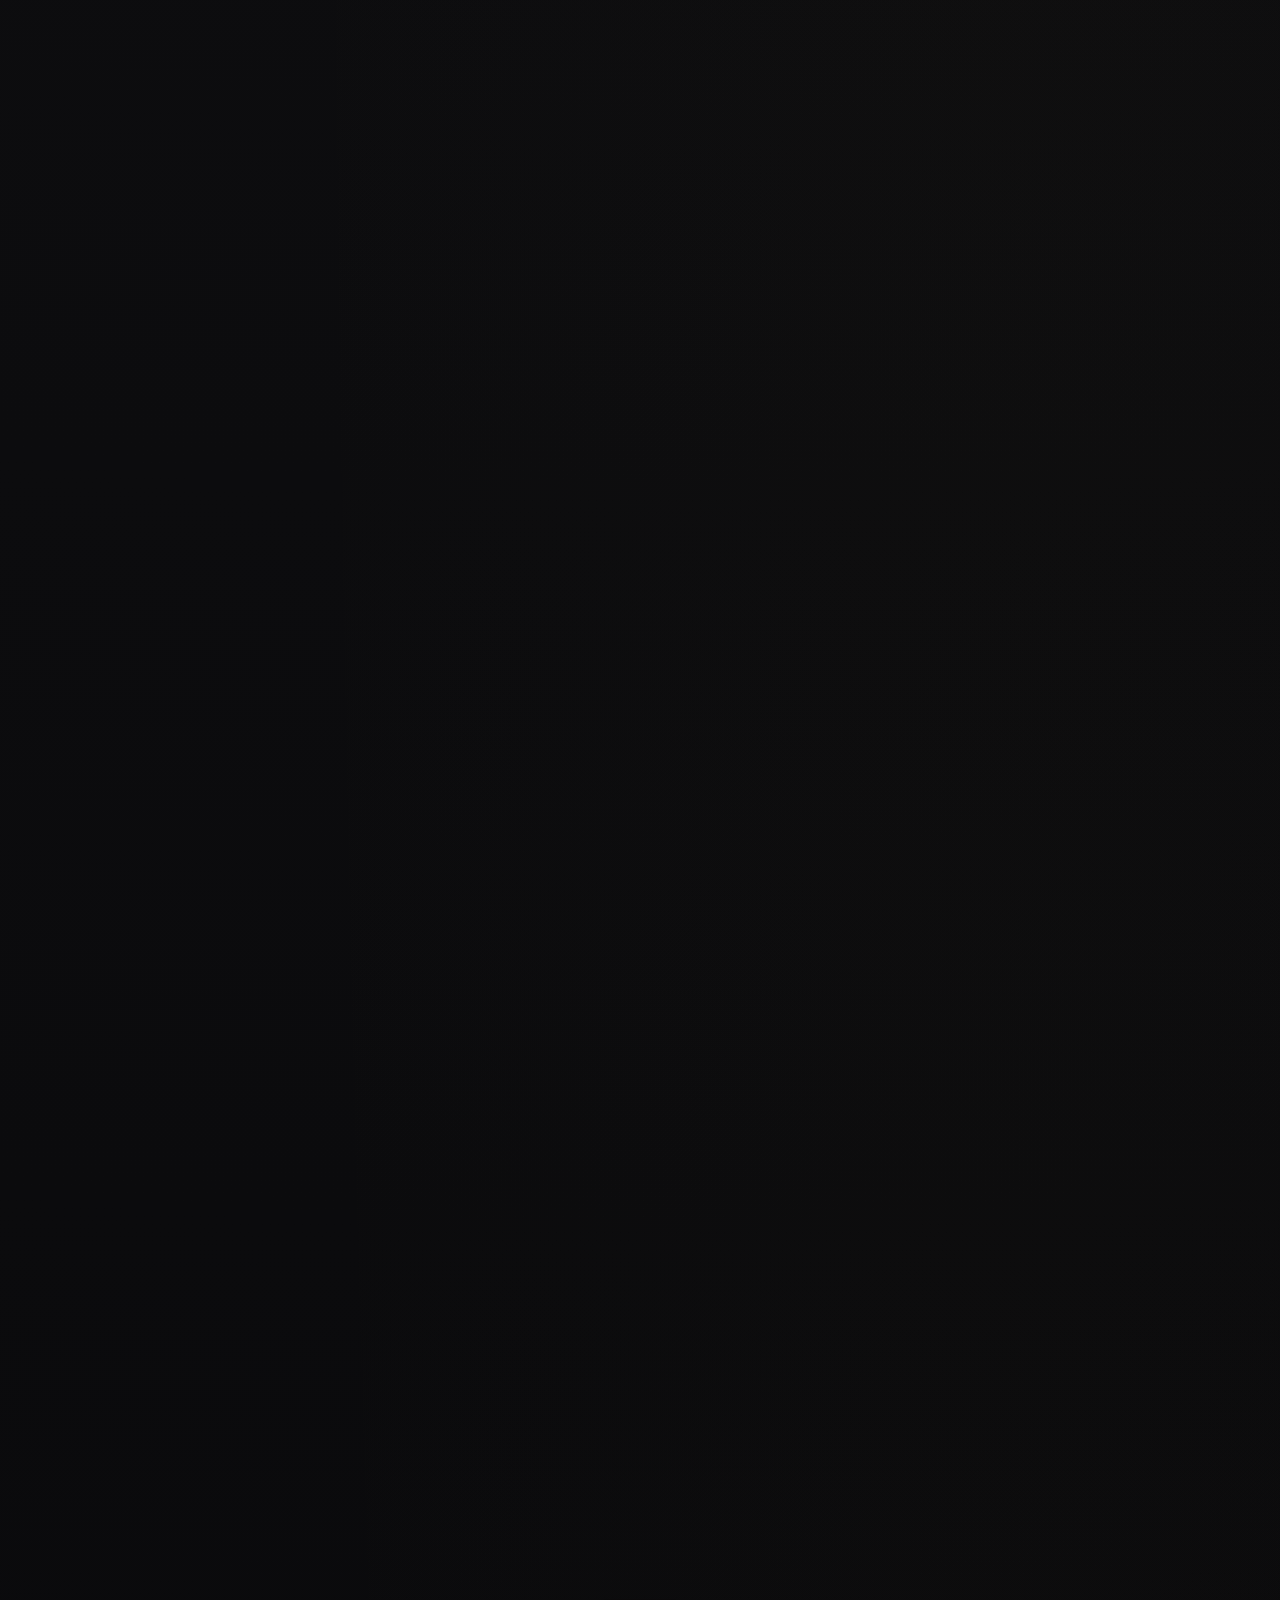
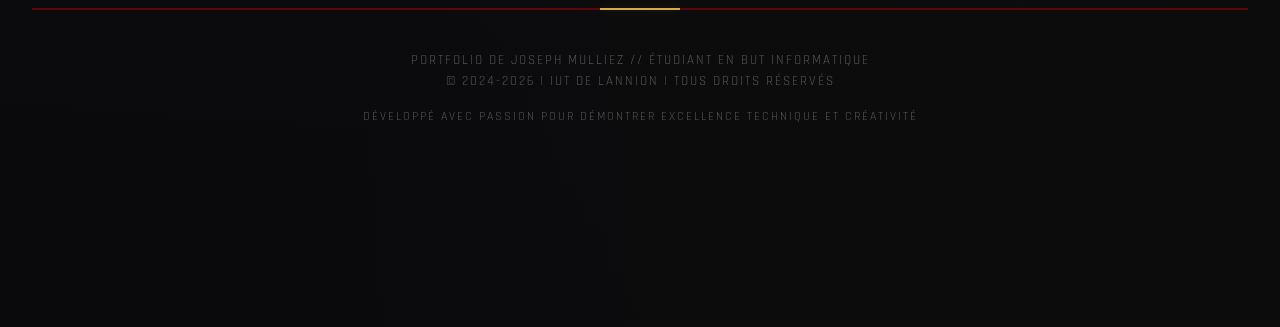
<file: test/portfolio.html>
<!DOCTYPE html>
<html lang="fr">

<head>
    <meta charset="UTF-8">
    <meta name="viewport" content="width=device-width, initial-scale=1.0">
    <title>JMulliez - Full Telemetry</title>
    <meta name="description" content="Portfolio Joseph Mulliez - BUT Informatique">

    <!-- Polices Racing / Tech -->
    <link rel="preconnect" href="https://fonts.googleapis.com">
    <link rel="preconnect" href="https://fonts.gstatic.com" crossorigin>
    <link href="https://fonts.googleapis.com/css2?family=Rajdhani:wght@400;500;600;700&family=Russo+One&display=swap"
        rel="stylesheet">

    <link rel="stylesheet" href="portfolio.css">
</head>

<body>

    <!-- COMPTEUR DE VITESSE (HUD) -->
    <div id="speedometer-container">
        <div class="gear-indicator" id="gear">N</div>
        <div class="gauge-body">
            <div class="gauge-rim"></div>
            <div class="needle" id="needle"></div>
            <div class="needle-center"></div>
            <div class="speed-readout">
                <span class="speed-value" id="speed-val">0</span>
                <span class="speed-unit">KM/H</span>
            </div>
        </div>
    </div>

    <div class="container">

        <!-- NAVIGATION -->
        <nav class="main-nav">
            <ul class="nav-menu">
                <li><a href="index.html" class="nav-link">ACCUEIL</a></li>
                <li><a href="portfolio.html" class="nav-link active">PROJETS</a></li>
                <li><a href="alternance.html" class="nav-link">ALTERNANCE</a></li>
                <li><a href="contact.html" class="nav-link">CONTACT</a></li>
            </ul>
        </nav>

        <!-- HEADER -->
        <header class="hero-section">
            <div class="profile-pic">
                <img src="assets/images/pp.jpg" alt="Joseph Mulliez">
            </div>
            <div class="hero-text">
                <h1>Joseph <span>Mulliez</span></h1>
                <div class="hero-role">BUT INFORMATIQUE // FULLSTACK DEV</div>
                <p>
                    Bienvenue dans mes archives techniques. Ce portfolio détaille l'intégralité de mes projets
                    universitaires et professionnels. À travers ces différentes missions, vous découvrirez mon évolution
                    en tant que développeur fullstack, ma capacité à travailler en équipe, et ma passion pour les technologies modernes.
                    Faites défiler la page pour accélérer et découvrir mon parcours complet.
                </p>
                <div class="social-links">
                    <a href="https://github.com/jmulliez" class="btn-social">GITHUB</a>
                    <a href="https://linkedin.com" class="btn-social">LINKEDIN</a>
                    <a href="mailto:ton-email@gmail.com" class="btn-social">EMAIL</a>
                    <a href="assets/pdf/CV.pdf" class="btn-social">CV.PDF</a>
                    <a href="index.html" class="btn-social">ACCUEIL</a>
                </div>
            </div>
        </header>

        <!-- INTRODUCTION GÉNÉRALE -->
        <section class="intro-section">
            <h2>Mon Parcours Professionnel</h2>
            <p>Depuis le début de ma formation au BUT Informatique de l'IUT de Lannion, j'ai eu l'opportunité de 
            travailler sur des projets variés et enrichissants qui m'ont permis de développer des compétences solides 
            en développement logiciel, gestion de bases de données, et administration système.</p>
            <p>Ces projets sont autant de jalons dans mon évolution en tant que développeur. Chacun m'a apporté des 
            apprentissages précieux : travail d'équipe, respect des délais, qualité du code, et capacité à résoudre 
            des problèmes complexes. Je vous invite à explorer ces réalisations et à découvrir comment j'ai transformé 
            les défis en opportunités d'apprentissage.</p>
        </section>

        <!-- SEMESTRE 1 -->
        <div class="season-header">
            <div class="season-title">SEMESTRE 1</div>
            <div class="season-line"></div>
        </div>
        <div class="season-intro">
            <p>Le semestre 1 pose les fondations de la formation BUT Informatique. À travers ces projets, j'ai acquis 
            les compétences essentielles : configuration d'environnements de développement, modélisation de données, 
            audit technique, et initiation à la communication professionnelle. Ces bases sont cruciales pour toute 
            carrière informatique durable et évolutive.</p>
        </div>

        <!-- S1-P1 -->
        <article class="report-card">
            <div class="report-content">
                <div class="project-header">
                    <div>
                        <div class="project-id">MISSION S1-01</div>
                        <h3 class="project-title">Poste de Dév</h3>
                    </div>
                </div>
                <div class="report-text">
                    <p>Plongée détaillée dans la configuration d'un environnement de développement. Objectif : fournir
                        les compétences pour installer et configurer un poste (éditeurs, compilateurs, Git).</p>
                    <p>Sensibilisation à l'importance d'un environnement propre (via Docker), compatible pour le travail
                    <p><strong>Mise en pratique :</strong> Containerisation d'applications, orchestration Docker, et intégration continue. Bases solides pour la DevOps et le déploiement en production.</p>
                        en équipe et reproductible pour éviter les "conflits de versions".</p>
                </div>
            </div>
            <div class="report-specs">
                <img src="assets/images/docker.png" class="project-img" alt="Docker">
                <div class="tech-tags"><span class="tag">DOCKER</span><span class="tag">LINUX</span><span
                        class="tag">BASH</span></div>
                <div class="specs-box">
                    <h4>COMPÉTENCES</h4>
                    <ul class="specs-list">
                        <li>Réaliser un développement d'applications</li>
                        <li>Optimiser des applications informatiques</li>
                        <li>Administrer des systèmes d'information communicants</li>
                        <li>Conduire un projet</li>
                        <li>Travailler dans une équipe informatique</li>
                    </ul>
                </div>
                <a href="assets/pdf/sae_docker.pdf" target="_blank" class="btn-action btn-doc">ÉNONCÉ PDF</a>
            </div>
        </article>

        <!-- S1-P2 -->
        <article class="report-card">
            <div class="report-content">
                <div class="project-header">
                    <div>
                        <div class="project-id">MISSION S1-02</div>
                        <h3 class="project-title">Modélisation BDD</h3>
                    </div>
                </div>
                <div class="report-text">
                    <p>Modélisation d'une partie du <strong>Programme National (PN)</strong> du BUT Informatique.</p>
                    <p>Identification des entités, relations et attributs. Traduction des besoins théoriques en
                    <p><strong>Approche méthodique :</strong> Analyse des besoins, normalisation des données (formes normales), et documentation complète. Fondamentaux essentiels pour tout projet informatique.</p>
                        structures de données informatiques efficaces (MCD/MLD).</p>
                </div>
            </div>
            <div class="report-specs">
                <img src="assets/images/database1.png" class="project-img" alt="Merise">
                <div class="tech-tags"><span class="tag">MERISE</span><span class="tag">UML</span></div>
                <div class="specs-box">
                    <h4>COMPÉTENCES</h4>
                    <ul class="specs-list">
                        <li>Gérer des données de l'information</li>
                        <li>Conduire un projet</li>
                        <li>Travailler dans une équipe informatique</li>
                    </ul>
                </div>
                <a href="assets/pdf/diagramme_des_classes.pdf" target="_blank" class="btn-action btn-doc">DIAGRAMME
                    PDF</a>
            </div>
        </article>

        <!-- S1-P3 -->
        <article class="report-card">
            <div class="report-content">
                <div class="project-header">
                    <div>
                        <div class="project-id">MISSION S1-03</div>
                        <h3 class="project-title">Sudoku en C</h3>
                    </div>
                </div>
                <div class="report-text">
                    <p>Conception et réalisation d'un programme en C pour jouer au Sudoku.</p>
                    <p><strong>Phase 1 :</strong> Maquette, algorithmes (pseudo-code) et liste des fonctions.</p>
                    <p><strong>Phase 2 :</strong> Codage, cahier de tests, traces d'exécution et documentation
                        <strong>Doxygen</strong>.</p>
                </div>
            </div>
            <div class="report-specs">
                <img src="assets/images/sudoku.png" class="project-img" alt="Sudoku">
                <div class="tech-tags"><span class="tag">C</span><span class="tag">ALGO</span><span
                        class="tag">DOXYGEN</span></div>
                <div class="specs-box">
                    <h4>COMPÉTENCES</h4>
                    <ul class="specs-list">
                        <li>Réaliser un développement d'applications</li>
                        <li>Optimiser des applications informatiques</li>
                        <li>Conduire un projet</li>
                        <li>Travailler dans une équipe informatique</li>
                    </ul>
                </div>
                <a href="https://github.com/jmulliez/Projet_sudoku.git" target="_blank" class="btn-action">REPO
                    GITHUB</a>
            </div>
        </article>

        <!-- S1-P4 -->
        <article class="report-card">
            <div class="report-content">
                <div class="project-header">
                    <div>
                        <div class="project-id">MISSION S1-04</div>
                        <h3 class="project-title">Interview</h3>
                    </div>
                    <p><strong>Insights précieux :</strong> Compréhension des défis digitaux des petites entreprises, importance de la présence web, et nécessité d'adapter la communication technique à des publics non-informaticiens.</p>
                </div>
                <div class="report-text">
                    <p>Contacter une entreprise et interviewer son gérant sur sa stratégie web.</p>
                    <p>Interview avec le gérant d'<strong>Armor Cycles</strong> (Lannion). Analyse des besoins
                        numériques d'une PME locale et confrontation à la réalité de la communication professionnelle.
                    </p>
                </div>
            </div>
            <div class="report-specs">
                <img src="assets/images/armor_cycles.jpg" class="project-img" alt="Interview">
                <div class="tech-tags"><span class="tag">AUDIT</span><span class="tag">COM</span></div>
                <div class="specs-box">
                    <h4>COMPÉTENCES</h4>
                    <ul class="specs-list">
                        <li>Conduire un projet</li>
                        <li>Travailler dans une équipe informatique</li>
                    </ul>
                </div>
                <a href="assets/pdf/rapport_interview.pdf" target="_blank" class="btn-action btn-doc">RAPPORT PDF</a>
            </div>
        </article>

        <!-- SEMESTRE 2 -->
        <div class="season-header">
            <div class="season-title">SEMESTRE 2</div>
            <div class="season-line"></div>
        </div>
        <div class="season-intro">
            <p>Le semestre 2 marque une accélération du parcours pédagogique avec des projets de plus grande envergure. 
            Ces missions couvrent l'ensemble du cycle de vie logiciel : du management de projet à la gestion de données, 
            en passant par l'administration système et la réalisation d'une application complexe. C'est le moment où les 
            concepts théoriques se transforment en réalisations concrètes et mesurables.</p>
        </div>

        <!-- S2-P1 -->
        <article class="report-card">
            <div class="report-content">
                <div class="project-header">
                    <div>
                        <div class="project-id">MISSION S2-01</div>
                        <h3 class="project-title">Développement App</h3>
                    </div>
                </div>
                <div class="report-text">
                    <p><strong>Objectif :</strong> Produire une application fonctionnelle en groupe de 4 étudiants pour
                        une salle de spectacles fictive.</p>
                    <p>Nous avions comme matières premières un diagramme UML complet de la conception, ainsi qu'une
                        explication détaillée de toutes les actions possibles (User Stories) que le client souhaitait
                        pour son logiciel de gestion de salle et de réservations.</p>
                    <p>Pour ce projet, nous avons dû concevoir l'Interface Homme/Machine (GUI), la partie Back-end
                        (logique métier) et enfin toute la base de données nécessaire au bon fonctionnement de
                        l'application via JDBC. Coordination MVC essentielle.</p>
                    <p><strong>Résultats :</strong> Application entièrement fonctionnelle avec gestion complète des réservations, authentification utilisateur, et dashboard administrateur. Travail collaboratif efficace via Git.</p>
                </div>
            </div>
            <div class="report-specs">
                <img src="assets/images/java.PNG" class="project-img" alt="Java App">
                <div class="tech-tags"><span class="tag">JAVA</span><span class="tag">MVC</span><span
                        class="tag">SQL</span></div>
                <div class="specs-box">
                    <h4>COMPÉTENCES</h4>
                    <ul class="specs-list">
                        <li>Réaliser un développement d'applications</li>
                        <li>Optimiser des applications informatiques</li>
                        <li>Administrer des systèmes d'information communicants</li>
                        <li>Gérer des données de l'information</li>
                        <li>Conduire un projet</li>
                        <li>Travailler dans une équipe informatique</li>
                    </ul>
                </div>
                <a href="https://github.com/ChatPardeur/SAE_205/tree/master/SAE_201/src" target="_blank"
                    class="btn-action">CODE SOURCE</a>
            </div>
        </article>

        <!-- S2-P4 (Gestion) -->
        <article class="report-card">
            <div class="report-content">
                <div class="project-header">
                    <div>
                        <div class="project-id">MISSION S2-04</div>
                        <h3 class="project-title">Gestion & Planification</h3>
                    </div>
                </div>
                <div class="report-text">
                    <p>Ce projet est intrinsèquement lié au développement de l'application S2-01. Il constitue la phase
                        de préparation, de chiffrage et de planification.</p>
                    <p>À partir du descriptif client, nous avons réparti de manière prévisionnelle toutes les
                        fonctionnalités et éléments à implémenter entre les 4 membres du groupe. Nous avons produit une
                        <strong>matrice RACI</strong>, un organigramme des tâches (WBS) et une estimation des charges.
                    </p>
                    <p><strong>Outils utilisés :</strong> Microsoft Project, Excel pour les calculs de charges, et documentation collaborative. Respect des délais et gestion des risques primordial.</p>
                </div>
            </div>
            <div class="report-specs">
                <img src="assets/images/OT.png" class="project-img" alt="Gestion Projet">
                <div class="tech-tags"><span class="tag">GANTT</span><span class="tag">RACI</span><span
                        class="tag">WBS</span></div>
                <div class="specs-box">
                    <h4>COMPÉTENCES</h4>
                    <ul class="specs-list">
                        <li>Conduire un projet</li>
                        <li>Travailler dans une équipe informatique</li>
                    </ul>
                </div>
            </div>
        </article>

        <!-- S2-P2 -->
        <article class="report-card">
            <div class="report-content">
                <div class="project-header">
                    <div>
                        <div class="project-id">MISSION S2-02</div>
                        <h3 class="project-title">Service Réseau</h3>
                    </div>
                </div>
                <div class="report-text">
                    <p>Nous avons travaillé à la mise en place d'une stack Web complète. Utilisation d'Apache comme
                        serveur web, MySQL pour la gestion de base de données, avec PHP, HTML5 et CSS pour le front-end.
                    </p>
                    <p>Ce projet nous a permis de pratiquer l'installation et la configuration de services réseau
                    <p><strong>Apprentissages clés :</strong> Configuration VirtualHost Apache, sécurité des bases données, optimisation des performances web, et déploiement en environnement production.</p>
                        essentiels, notamment sous environnement Linux (Permissions, Fichiers de conf).</p>
                </div>
            </div>
            <div class="report-specs">
                <img src="assets/images/service.png" class="project-img" alt="Linux Service">
                <div class="tech-tags"><span class="tag">LINUX</span><span class="tag">APACHE</span><span
                        class="tag">PHP</span></div>
                <div class="specs-box">
                    <h4>COMPÉTENCES</h4>
                    <ul class="specs-list">
                        <li>Réaliser un développement d'applications</li>
                        <li>Optimiser des applications informatiques</li>
                        <li>Conduire un projet</li>
                        <li>Travailler dans une équipe informatique</li>
                    </ul>
                </div>
                <a href="assets/pdf/Rapport_projet_service_réseaux.pdf" target="_blank"
                    class="btn-action btn-doc">RAPPORT PDF</a>
            </div>
        </article>

        <!-- S2-P3 -->
        <article class="report-card">
            <div class="report-content">
                <div class="project-header">
                    <div>
                        <div class="project-id">MISSION S2-03</div>
                        <h3 class="project-title">Exploitation BDD</h3>
                    </div>
                </div>
                <div class="report-text">
                    <p>Conception et gestion d'une base de données complexe, puis utilisation de jeux de données fournis
                        pour réaliser des statistiques.</p>
                    <p><strong>Phase 1 :</strong> Conception via SqlWorkbench (MCD/MLD).</p>
                    <p><strong>Phase 2 :</strong> Importation de données massives (CSV) via des données.</p>
                    <p><strong>Compétences développées :</strong> Optimisation des requêtes, utilisation des JOINs complexes, agrégations, et visualisation des résultats commandes SQL avancées.</p>
                    <p><strong>Phase 3 :</strong> Requêtes SQL pour statistiques et analyse.</p>
                </div>
            </div>
            <div class="report-specs">
                <img src="assets/images/database2.png" class="project-img" alt="SQL Database">
                <div class="tech-tags"><span class="tag">SQL</span><span class="tag">DATA ANALYSIS</span></div>
                <div class="specs-box">
                    <h4>COMPÉTENCES</h4>
                    <ul class="specs-list">
                        <li>Gérer des données de l'information</li>
                        <li>Conduire un projet</li>
                        <li>Travailler dans une équipe informatique</li>
                    </ul>
                </div>
            </div>
        </article>

        <!-- S2-P5 -->
        <article class="report-card">
            <div class="report-content">
                <div class="project-header">
                    <div>
                        <div class="project-id">MISSION S2-05</div>
                        <h3 class="project-title">Team Building</h3>
                    </div>
                </div>
                <div class="report-text">
                    <p><strong>Objectif :</strong> créer une <strong>course d’orientation</strong> pour une entreprise.</p>
                    <p>Mise en place de l’activité sur une <strong>grande zone autour de Ploumanac’h</strong>, avec des balises et énigmes réparties sur des points d’intérêt, afin de faire progresser des <strong>groupes</strong> en autonomie.</p>
                    <p>Alternance d’<strong>efforts sportifs</strong> et de <strong>jeux ludiques</strong> dans une ambiance joyeuse favorisant la cohésion.</p>
                    <p>Fin de journée par un <strong>moment de détente</strong> dans un restaurant partenaire pour prolonger la convivialité.</p>
                </div>
            </div>
            <div class="report-specs">
                <img src="assets/images/ploumanac'h.png" alt="Team Building" class="project-img">
                <div class="tech-tags"><span class="tag">COMMUNICATION</span><span class="tag">VIDÉO</span></div>
                <div class="specs-box">
                    <h4>COMPÉTENCES</h4>
                    <ul class="specs-list">
                        <li>Conduire un projet</li>
                        <li>Travailler dans une équipe informatique</li>
                    </ul>
                </div>
            </div>
        </article>

        

        <!-- SEMESTRE 3 -->
        <div class="season-header">
            <div class="season-title">SEMESTRE 3 / SEMESTRE 4</div>
            <div class="season-line"></div>
        </div>
        <div class="season-intro">
            <p>Le semestre 3 marque un tournant majeur : transition vers une formation plus professionnelle et spécialisée. Plusieurs petits projets académiques ont jalonné ce semestre, mais l'expérience centrale est <strong>UN GROS PROJET RÉALISÉ TOUT AU LONG DE L'ANNÉE</strong> via une méthodologie <strong>AGILE</strong> (multiples sprints). C'est à ce moment que j'ai vraiment compris les défis du développement collaboratif en entreprise, travaillant en équipes pluridisciplinaires (6 personnes) sur une application web d'envergure.</p>
        </div>

        <!-- S3-P1 -->
        <article class="report-card">
            <div class="report-content">
                <div class="project-header">
                    <div>
                        <div class="project-id">MISSION S3-01</div>
                        <h3 class="project-title">Plateforme de Services</h3>
                    </div>
                </div>
                <div class="report-text">
                    <p><strong>Contexte :</strong> <strong style="color: #FFF200;">🎯 PROJET MAJEUR SUR TOUTE L'ANNÉE</strong> réalisé en équipe de <em>6 personnes</em> avec méthodologie <strong>AGILE</strong> (multiples sprits). Objectif : développer une plateforme web combinant les fonctionnalités du <strong>Bon Coin</strong> et les avis style <strong>TripAdvisor</strong>.</p>
                    
                    <p><strong style="color: #FFF200;">📋 Fonctionnalités principales :</strong></p>
                    <ul style="margin-left: 1.5rem; line-height: 1.8;">
                        <li>🏢 Les <strong>entreprises</strong> créent et publient des offres d'activités ou services</li>
                        <li>👥 Les <strong>particuliers</strong> parcourent le catalogue et découvrent les services disponibles</li>
                        <li>❤️ Système de <strong>"j'aimes"</strong> pour favoriser les offres pertinentes</li>
                        <li>⭐ <strong>Commentaires et notation</strong> (comme TripAdvisor) pour chaque service</li>
                        <li>🔐 <strong>Gestion complète des utilisateurs</strong> (authentification, profils, historique)</li>
                    </ul>
                    
                    <p><strong style="color: #FFF200;">🎨 Ma contribution (Frontend) :</strong></p>
                    <p>En tant que membre de l'équipe <em>frontend (3 personnes)</em>, j'ai été responsable de la <strong>mise en forme et de l'expérience utilisateur</strong>. Ma mission incluait :</p>
                    <ul style="margin-left: 1.5rem; line-height: 1.8;">
                        <li>✓ Conception et développement de l'intégralité du <strong>CSS</strong></li>
                        <li>✓ Création de <strong>composants réutilisables</strong> et modulaires</li>
                        <li>✓ Optimisation de l'<strong>accessibilité</strong> et respect des standards web</li>
                        <li>✓ <strong>Animations fluides</strong> et transitions visuelles</li>
                        <li>✓ Adaptation <strong>mobile-first</strong> responsive design</li>
                        <li>✓ Navigation <strong>intuitive</strong> et feedback visuels clairs</li>
                    </ul>
                    <p>Collaboration étroite avec les deux autres développeurs frontend et l'équipe <em>backend (3 personnes)</em> qui gérait la base de données et toute la logique métier. Résultat : interface cohérente, moderne et performante.</p>
                    
                    <p><strong style="color: #FFF200;">🚀 Résultats & Apprentissages :</strong></p>
                    <ul style="margin-left: 1.5rem; line-height: 1.8;">
                        <li>✅ Application <strong>entièrement fonctionnelle et déployable</strong></li>
                        <li>✅ <strong>Excellente collaboration</strong> d'équipe avec méthodologie Agile</li>
                        <li>✅ <strong>Respect des délais</strong> et qualité de code maintenue via Git</li>
                        <li>✅ Expérience très <strong>enrichissante</strong> en gestion de projet complexe</li>
                    </ul>
                </div>
            </div>
            <div class="report-specs">
                <img src="assets/images/scooby-team.png" class="project-img" alt="Marketplace">
                <div class="tech-tags"><span class="tag">PHP</span><span class="tag">MYSQL</span><span class="tag">MVC</span><span class="tag">HTML5</span><span class="tag">CSS</span><span class="tag">AGILE</span></div>
                <div class="specs-box">
                    <h4>COMPÉTENCES</h4>
                    <ul class="specs-list">
                        <li>Réaliser un développement d'applications</li>
                        <li>Optimiser des applications informatiques</li>
                        <li>Gérer des données de l'information</li>
                        <li>Conduire un projet</li>
                        <li>Travailler dans une équipe informatique</li>
                    </ul>
                </div>
                <a href="https://github.com/LucasOtw/SAE3_ScoobyTeam" target="_blank" class="btn-action">CODE SOURCE</a>
                <a href="https://www.figma.com/proto/3Cri5T5PzV2oJHWtjKxsca/SAE-3-4?node-id=814-8986&starting-point-node-id=814%3A8986" target="_blank" class="btn-action">MAQUETTE FIGMA</a>
            </div>
        </article>

        <!-- STAGE -->
        <div class="season-header">
            <div class="season-title">STAGE</div>
            <div class="season-line"></div>
        </div>
        <div class="season-intro">
            <p>Stage chez <strong style="color: #FFF200;">ORANO PROJETS</strong>, une entreprise spécialisée en ingénierie et gestion de projets. Cette période m'a permis d'appliquer les connaissances théoriques dans un contexte professionnel réel, d'évoluer en environnement agile, et de collaborer avec des développeurs et ingénieurs expérimentés dans un cadre industrie.</p>
        </div>

        <!-- STAGE-P1 -->
        <article class="report-card">
            <div class="report-content">
                <div class="project-header">
                    <div>
                        <div class="project-id">STAGE-01</div>
                        <h3 class="project-title">Logiciel VBA - Suivi Projets</h3>
                    </div>
                </div>
                <div class="report-text">
                    <p><strong style="color: #FFF200;">🎯 Contexte & Objectif :</strong> Stage chez <strong>ORANO PROJETS</strong>. Développement d'un <strong>logiciel Excel en VBA</strong> destiné aux chefs de projet pour suivre l'avancée de leurs activités et la gestion de leurs équipes en temps réel.</p>
                    
                    <p><strong style="color: #FFF200;">📊 Fonctionnalités du logiciel :</strong></p>
                    <ul style="margin-left: 1.5rem; line-height: 1.8;">
                        <li>📈 <strong>Dashboard d'avancée</strong> : suivi en temps réel des activités par équipe</li>
                        <li>👥 <strong>Gestion des équipes</strong> : attribution des tâches, suivi des ressources</li>
                        <li>📅 <strong>Planification</strong> : calendrier des jalons et deadlines</li>
                        <li>📝 <strong>Rapports automatisés</strong> : génération de rapports d'avancée</li>
                        <li>🎨 <strong>Interface intuitive</strong> : graphiques et visualisations dynamiques</li>
                    </ul>
                    
                    <p><strong style="color: #FFF200;">💻 Ma contribution :</strong></p>
                    <p>Développement complet du logiciel en <strong>VBA (Visual Basic for Applications)</strong>. Mission incluant :</p>
                    <ul style="margin-left: 1.5rem; line-height: 1.8;">
                        <li>✓ Conception de la <strong>architecture du logiciel</strong> et design UX/UI</li>
                        <li>✓ Codage en <strong>VBA</strong> de tous les modules (calculs, interactions, automatisations)</li>
                        <li>✓ Intégration avec <strong>Excel</strong> (formules, macros, événements)</li>
                        <li>✓ Création de <strong>graphiques dynamiques</strong> et tableaux de bord</li>
                        <li>✓ <strong>Création de nouveaux outils Excel/VBA</strong> pour le suivi d'activité et de projet</li>
                        <li>✓ Tests et validation du logiciel</li>
                        <li>✓ Documentation et formation des utilisateurs (chefs de projet)</li>
                    </ul>
                    
                    <p><strong style="color: #FFF200;">🚀 Résultats & Apprentissages :</strong></p>
                    <ul style="margin-left: 1.5rem; line-height: 1.8;">
                        <li>✅ Logiciel <strong>entièrement fonctionnel et opérationnel</strong></li>
                        <li>✅ <strong>Amélioration du suivi</strong> des projets pour les chefs de projet</li>
                        <li>✅ <strong>Compétences acquises</strong> en VBA, Excel, et gestion de projet</li>
                        <li>✅ Expérience <strong>professionnelle précieuse</strong> dans un contexte industrie réel</li>
                        <li>✅ Compréhension des <strong>besoins métier</strong> et capacité à les transformer en solutions logicielles</li>
                    </ul>
                </div>
            </div>
            <div class="report-specs">
                <img src="assets/images/VscodeIconsFileTypeExcel2.svg" height="150px" width="150px" style="margin-left: 2.5em;" alt="Projet Stage">
                <div class="tech-tags"><span class="tag">VBA</span><span class="tag">EXCEL</span><span class="tag">AUTOMATION</span><span class="tag">MACROS</span><span class="tag">DASHBOARD</span></div>
                <div class="specs-box">
                    <h4>COMPÉTENCES</h4>
                    <ul class="specs-list">
                        <li>Réaliser un développement d'applications</li>
                        <li>Optimiser des applications informatiques</li>
                        <li>Gérer des données de l'information</li>
                        <li>Conduire un projet</li>
                        <li>Travailler dans une équipe informatique</li>
                    </ul>
                </div>
            </div>
        </article>

        <!-- ALTERNANCE -->
        <div class="season-header">
            <div class="season-title">ALTERNANCE</div>
            <div class="season-line"></div>
        </div>
        <div class="season-intro">
            <p><strong style="color: #FFF200;">Alternance chez ORANO PROJETS</strong> (même entreprise que mon stage).
            Ma première mission a été la <strong>maintenance corrective et évolutive</strong> du logiciel <strong>Excel/VBA</strong>
            développé durant mon stage, afin de le fiabiliser, l'améliorer et l'adapter aux besoins réels des chefs de projet
            (nouvelles fonctionnalités, performance, ergonomie).</p>
        </div>

        <div class="lifecycle-callout">
            <span class="badge-cycle">Cycle complet</span>
            De la <strong>réception du besoin</strong> à la <strong>livraison</strong> et la <strong>formation</strong>, je pilote tout : cadrage, spécifications, conception VBA/Excel, développement, tests, packaging, documentation, accompagnement utilisateurs, notes de version, check-list de tests et plan de support pour garantir adoption et pérennité. Je suis l'interface directe avec les métiers, je priorise et arbitre, j'assure la conformité (qualité / sécurité / délais) et j'organise la transition vers l'exploitation avec support post-livraison.
        </div>

        <!-- ALT-P1 -->
        <article class="report-card">
            <div class="report-content">
                <div class="project-header">
                    <div>
                        <div class="project-id">ALT-01</div>
                        <h3 class="project-title">Logiciel VBA - Suivi Projets</h3>
                    </div>
                </div>
                <div class="report-text">
                    <p><strong style="color: #FFF200;">🎯 Contexte :</strong> Poursuite chez <strong>ORANO PROJETS</strong> en alternance.
                    Prise en charge de la <strong>maintenance</strong> du logiciel <strong>Excel/VBA</strong> conçu pendant mon stage
                    (outil de suivi des activités et des équipes pour les chefs de projet).</p>

                    <p><strong style="color: #FFF200;">🛠️ Travaux réalisés :</strong></p>
                    <ul style="margin-left: 1.5rem; line-height: 1.8;">
                        <li>✓ <strong>Maintenance corrective</strong> : correction de bugs, robustesse des macros, gestion des erreurs</li>
                        <li>✓ <strong>Maintenance évolutive</strong> : ajout de nouvelles fonctionnalités demandées (filtres, exports, indicateurs)</li>
                        <li>✓ <strong>Refactoring VBA</strong> : simplification des modules, factorisation des procédures, nommage clair</li>
                        <li>✓ <strong>Performance</strong> : optimisation des boucles, limitation des recalculs, usage d'Arrays/Dictionary</li>
                        <li>✓ <strong>Ergonomie/UX</strong> : formulaires plus intuitifs, messages utilisateurs, raccourcis</li>
                        <li>✓ <strong>Industrialisation</strong> : versionning, packaging du fichier « macro-enabled », et notes de version</li>
                        <li>✓ <strong>Support utilisateurs</strong> : documentation, pas-à-pas, et accompagnement des chefs de projet</li>
                        <li>✓ <strong>Création de nouveaux outils Excel/VBA</strong> : modules dédiés au suivi d'activité et de projet (modèles, formulaires, dashboards)</li>
                        <li>✓ <strong><span class="badge-cycle">Cycle complet</span></strong> recueil du besoin, spécifications, développement, tests, livraison, documentation et formation utilisateurs</li>
                    </ul>

                    <p><strong style="color: #FFF200;">🚀 Résultats :</strong> outil plus <strong>fiable</strong>,
                    <strong>rapide</strong> et <strong>simple à utiliser</strong>, réduction des erreurs de saisie et
                    adoption renforcée par l'équipe gestion de projets.</p>
                </div>
            </div>
            <div class="report-specs">
                <img src="assets/images/VscodeIconsFileTypeExcel2.svg" height="150px" width="150px" style="margin-left: 2.5em;" alt="Maintenance Logiciel VBA">
                <div class="tech-tags"><span class="tag">VBA</span><span class="tag">EXCEL</span><span class="tag">MAINTENANCE</span><span class="tag">TMA</span><span class="tag">PERFORMANCE</span><span class="tag">UX</span></div>
                <div class="specs-box">
                    <h4>COMPÉTENCES</h4>
                    <ul class="specs-list">
                        <li>Réaliser un développement d'applications</li>
                        <li>Optimiser des applications informatiques</li>
                        <li>Conduire un projet</li>
                        <li>Travailler dans une équipe informatique</li>
                    </ul>
                </div>
            </div>
        </article>

        <!-- ALT-P2 -->
        <article class="report-card">
            <div class="report-content">
                <div class="project-header">
                    <div>
                        <div class="project-id">ALT-02</div>
                        <h3 class="project-title">Outils internes VBA</h3>
                    </div>
                </div>
                <div class="report-text">
                    <p><strong style="color: #FFF200;">🎯 Objectif :</strong> concevoir de <strong>nouveaux logiciels Excel/VBA</strong> internes pour faciliter le <strong>suivi d’activité et de projet</strong> chez Orano Projets.</p>
                    <p><strong style="color: #FFF200;">🛠️ Réalisations clés :</strong></p>
                    <ul style="margin-left: 1.5rem; line-height: 1.8;">
                        <li>✓ Modèles Excel prêts à l’emploi (saisie guidée, contrôles de cohérence, validations).</li>
                        <li>✓ Formulaires et macros dédiés au suivi des tâches, charges, jalons et risques.</li>
                        <li>✓ Dashboards automatisés (KPI d’avancement, alertes, filtres multi-projets).</li>
                        <li>✓ Packaging et notes de version pour chaque livraison interne.</li>
                        <li>✓ <strong><span class="badge-cycle">Cycle complet</span></strong> besoin → conception → dev/tests → livraison → doc & formation.</li>
                    </ul>
                    <p><strong style="color: #FFF200;">🚀 Impact :</strong> réduction du temps de reporting, meilleure visibilité multi-projets, et adoption facilitée grâce à l’UX simplifiée.</p>
                </div>
            </div>
            <div class="report-specs">
                <img src="assets/images/VscodeIconsFileTypeExcel2.svg" height="150px" width="150px" style="margin-left: 2.5em;" alt="Outils internes VBA">
                <div class="tech-tags"><span class="tag">VBA</span><span class="tag">EXCEL</span><span class="tag">AUTOMATION</span><span class="tag">REPORTING</span></div>
                <div class="specs-box">
                    <h4>COMPÉTENCES</h4>
                    <ul class="specs-list">
                        <li>Réaliser un développement d'applications</li>
                        <li>Optimiser des applications informatiques</li>
                        <li>Gérer des données de l'information</li>
                        <li>Conduire un projet</li>
                        <li>Travailler dans une équipe informatique</li>
                    </ul>
                </div>
            </div>
        </article>

    </div>

    <footer>
        <p>PORTFOLIO DE JOSEPH MULLIEZ // ÉTUDIANT EN BUT INFORMATIQUE</p>
        <p>&copy; 2024-2026 | IUT DE LANNION | Tous droits réservés</p>
        <p style="margin-top: 1rem; font-size: 0.75rem; color: #555;">Développé avec passion pour démontrer excellence technique et créativité</p>
    </footer>

    <script src="portfolio.js"></script>
</body>

</html>
</file>
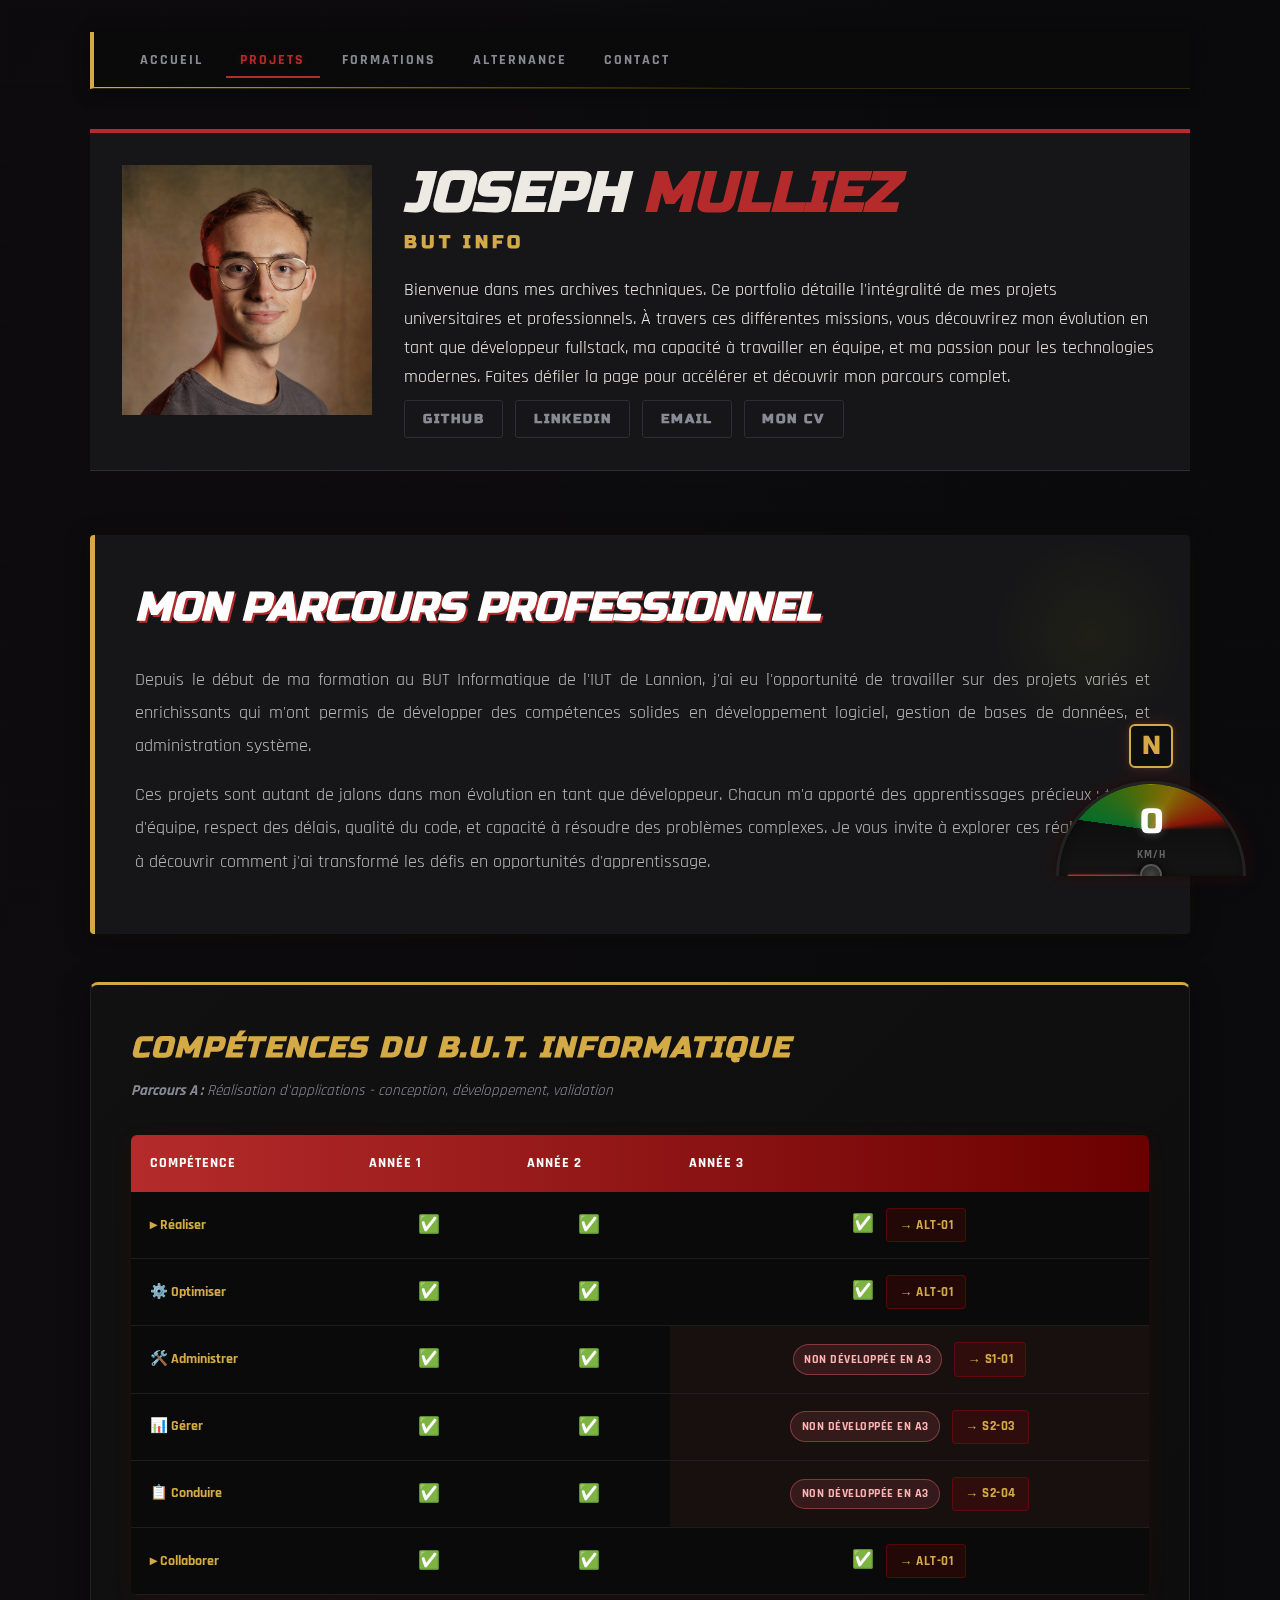
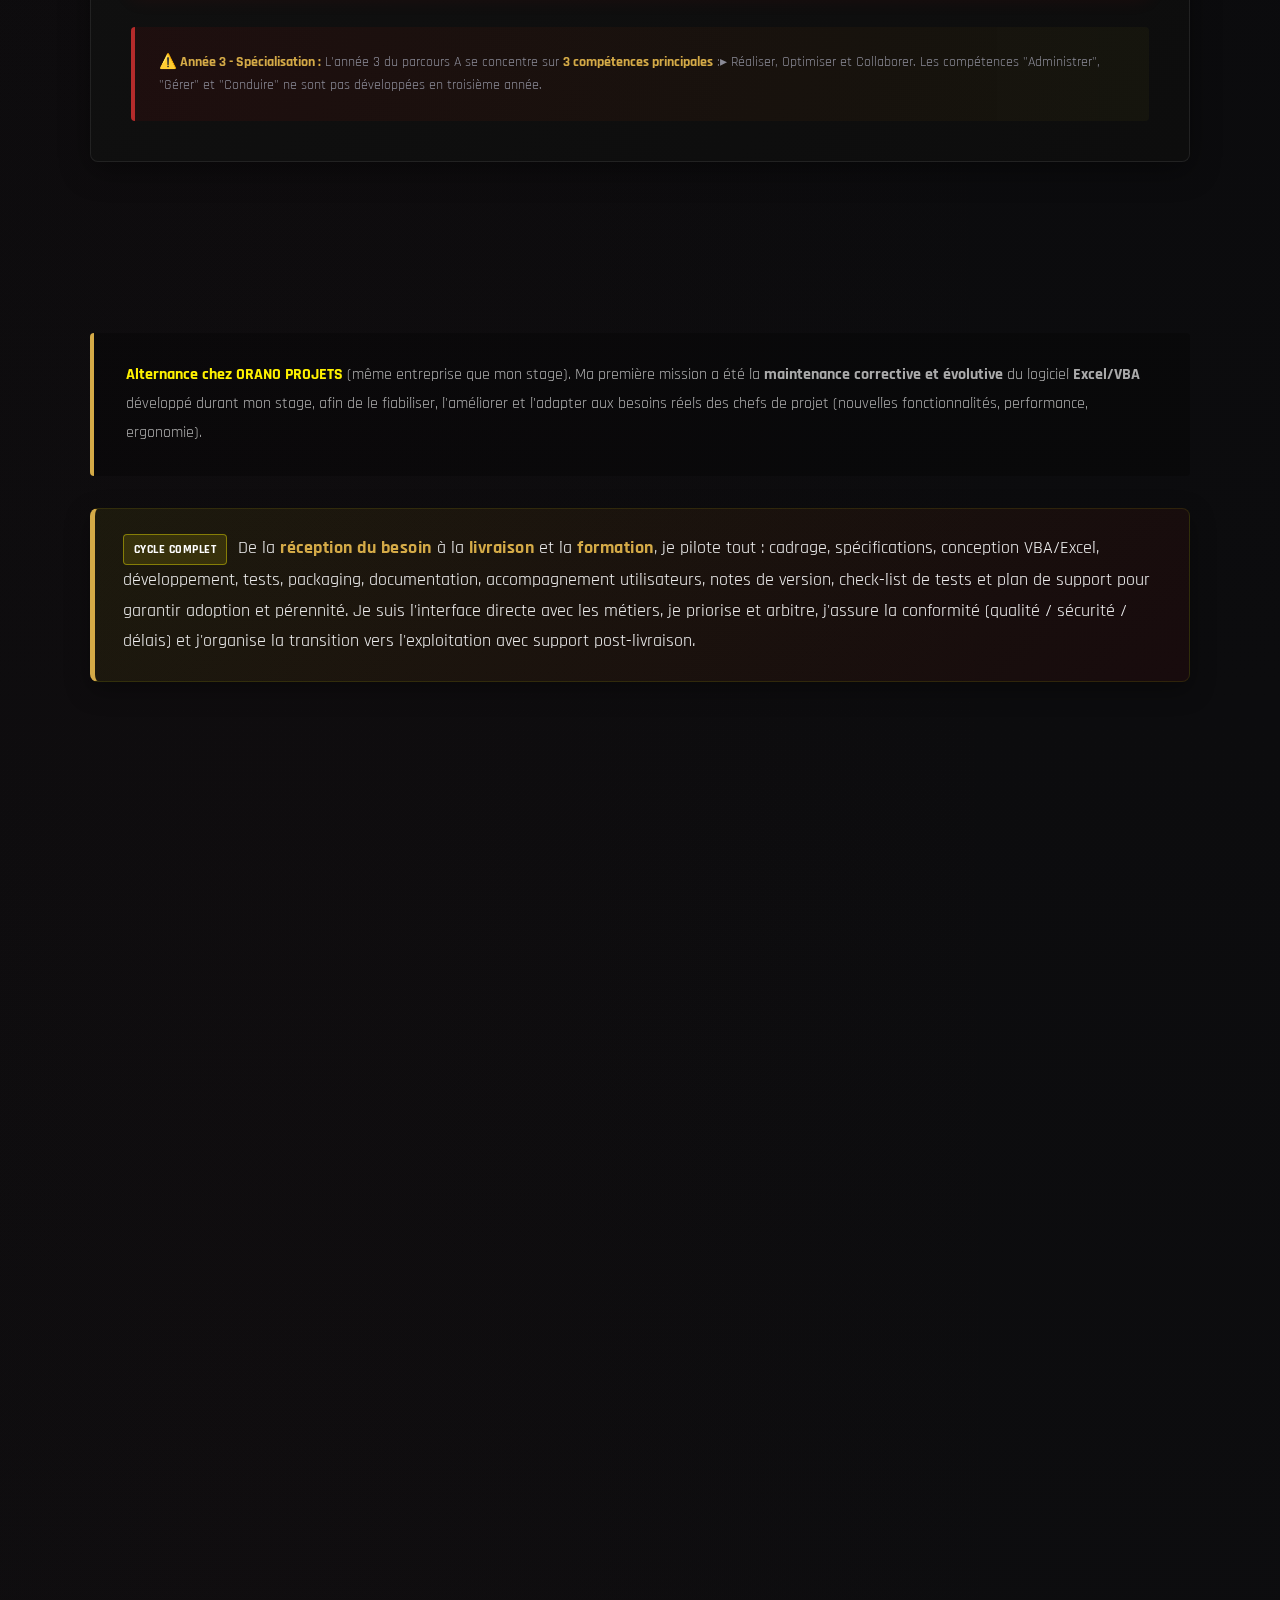
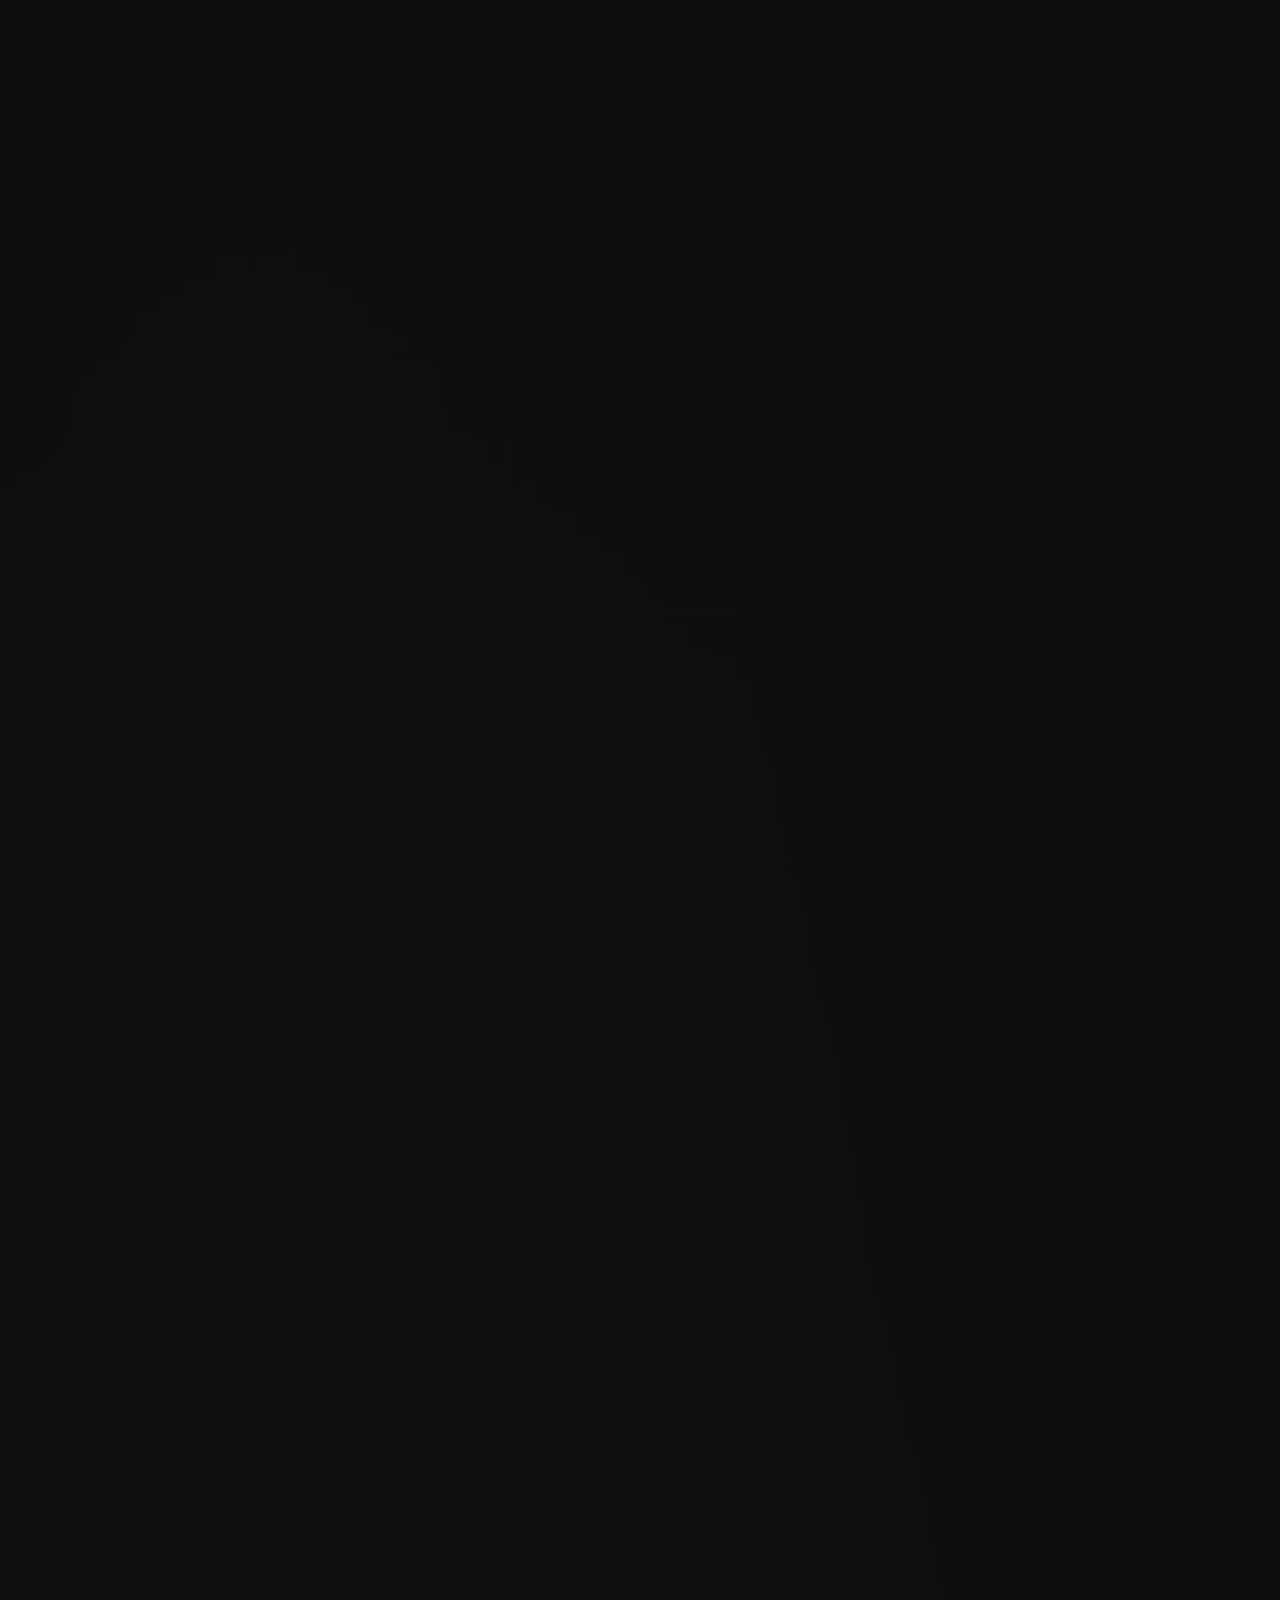
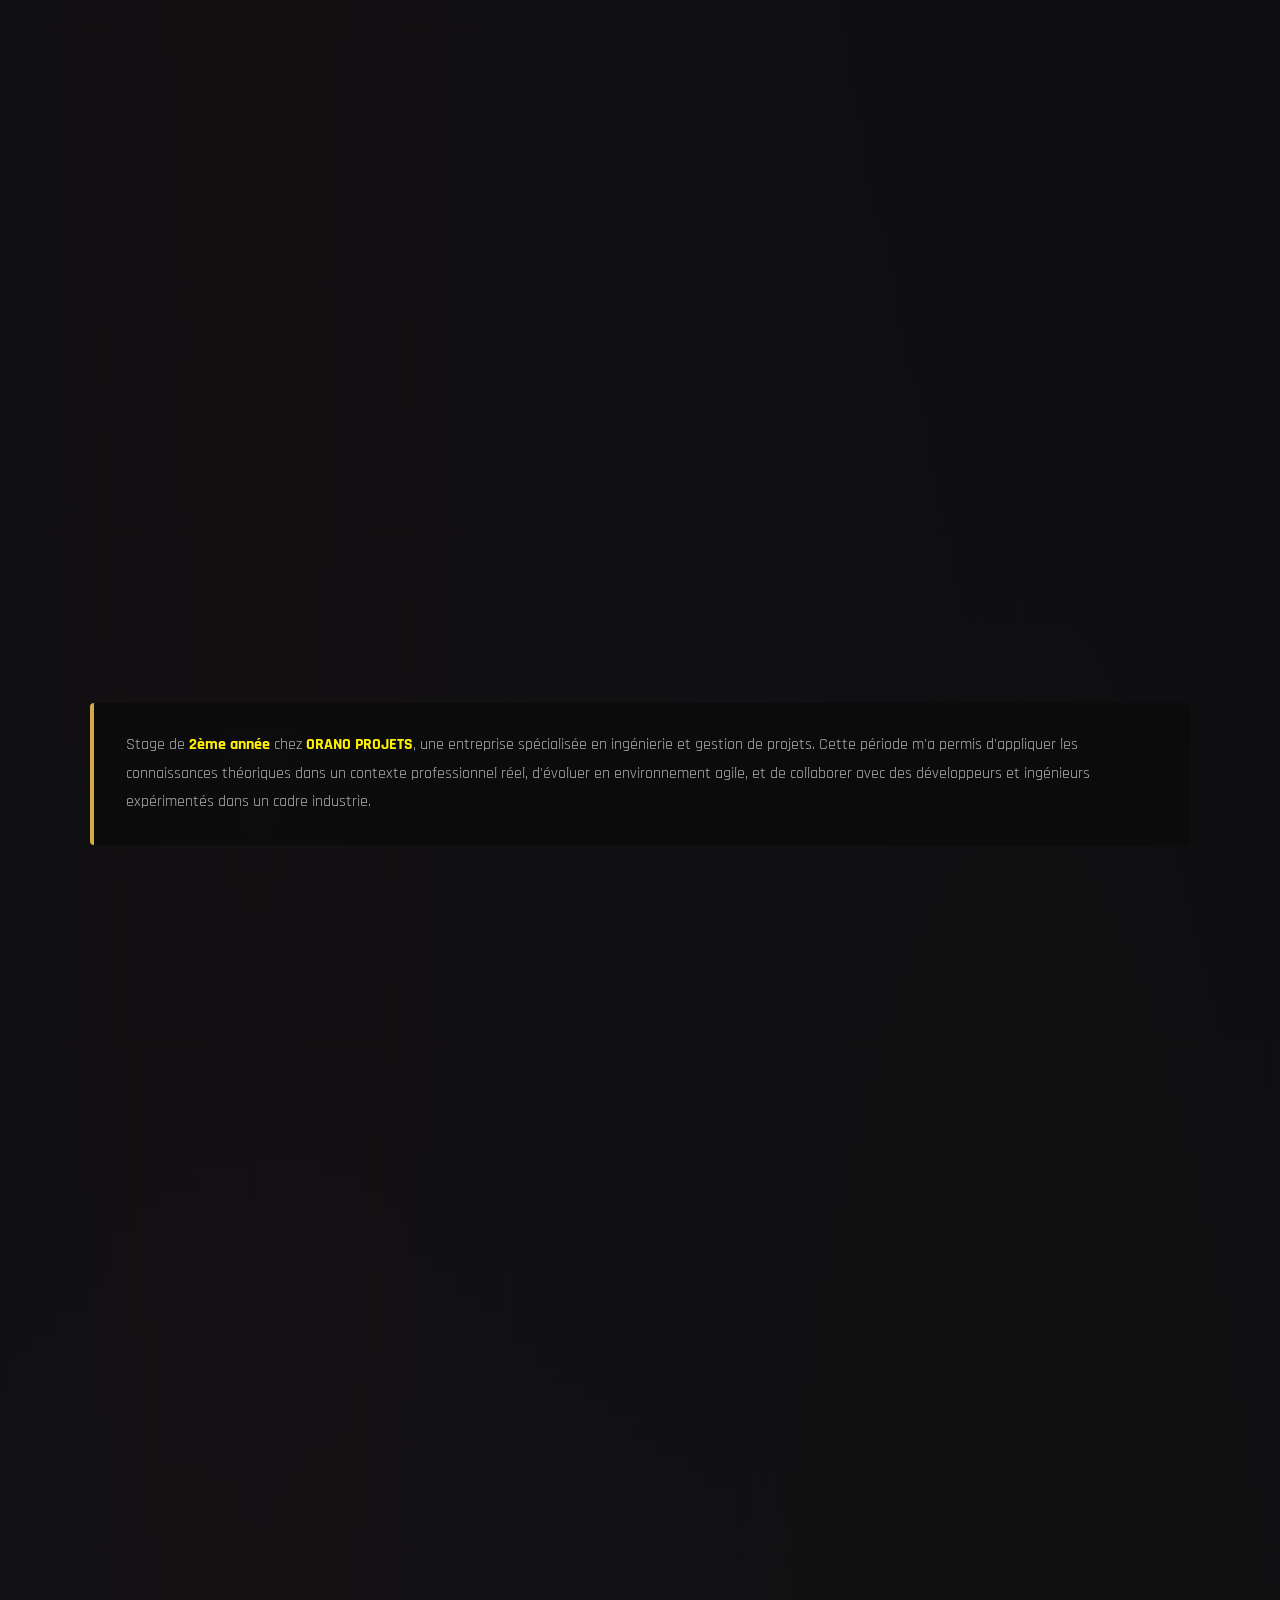
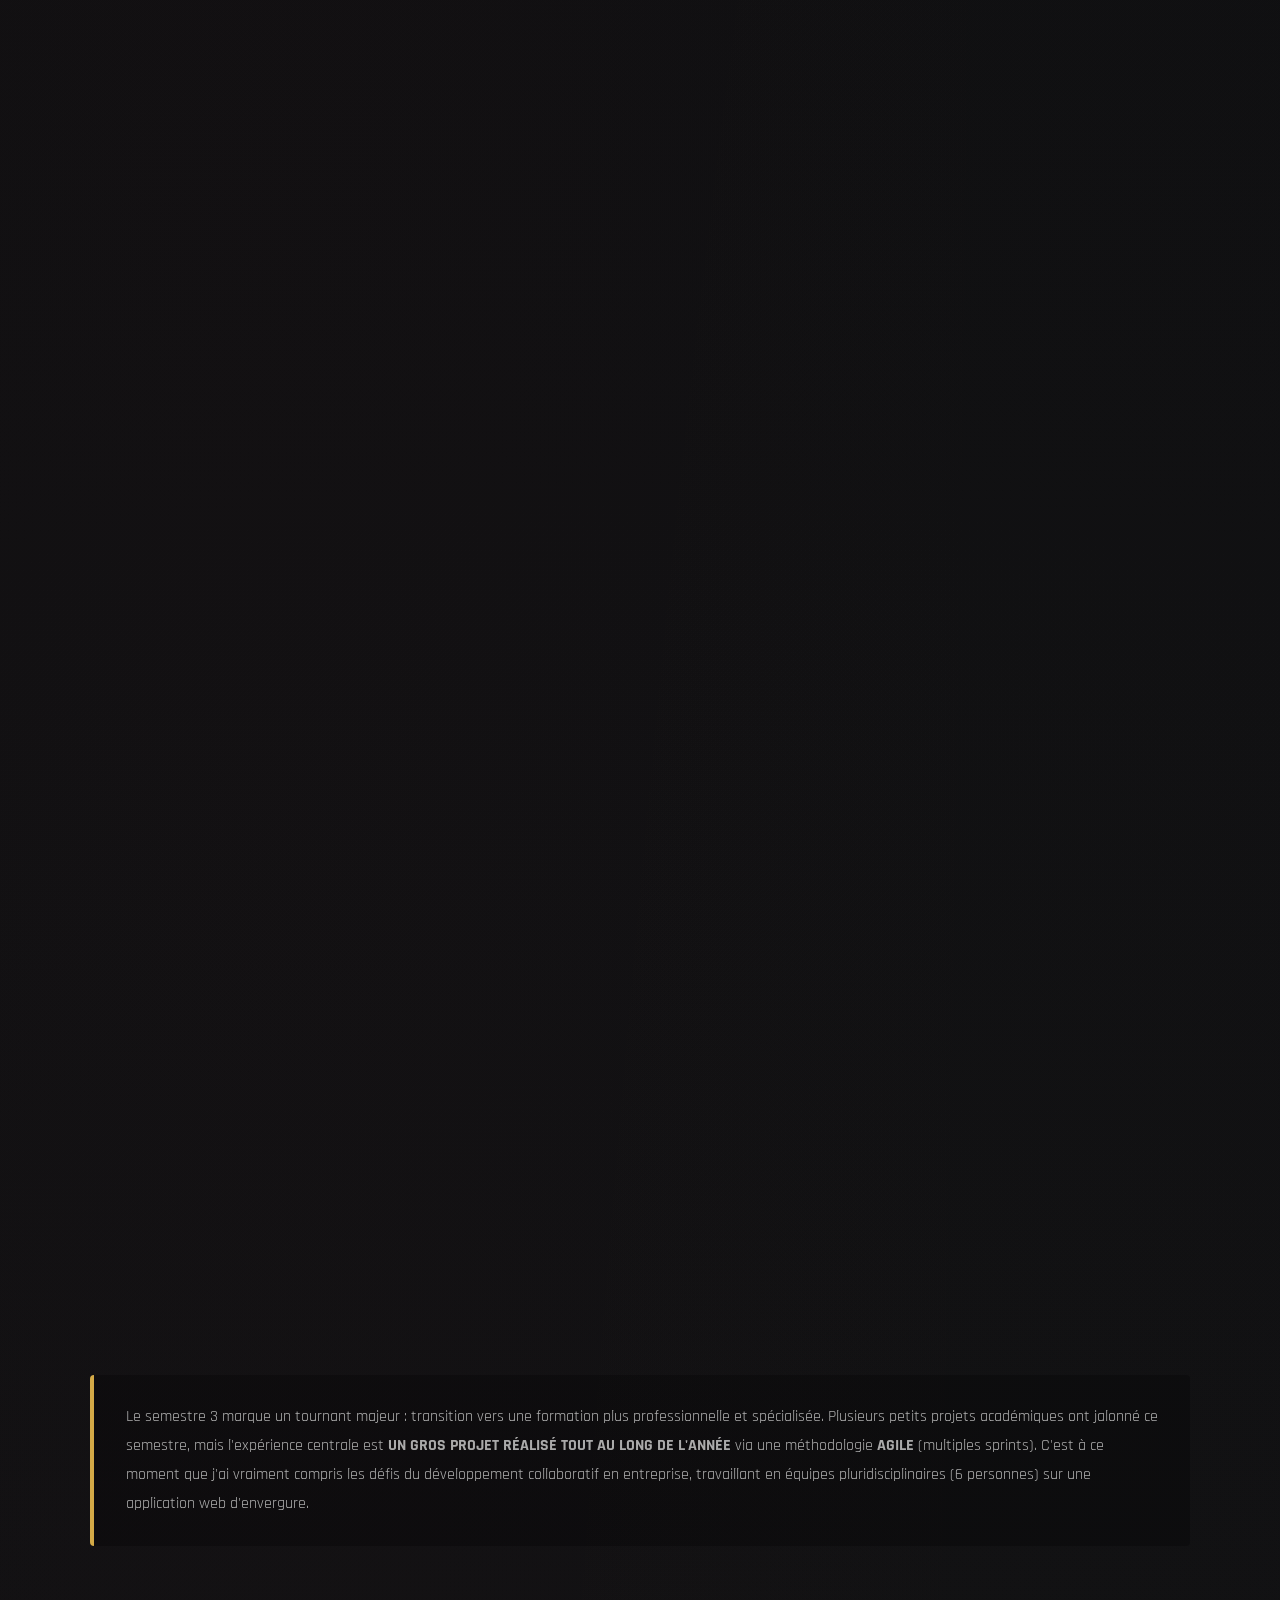
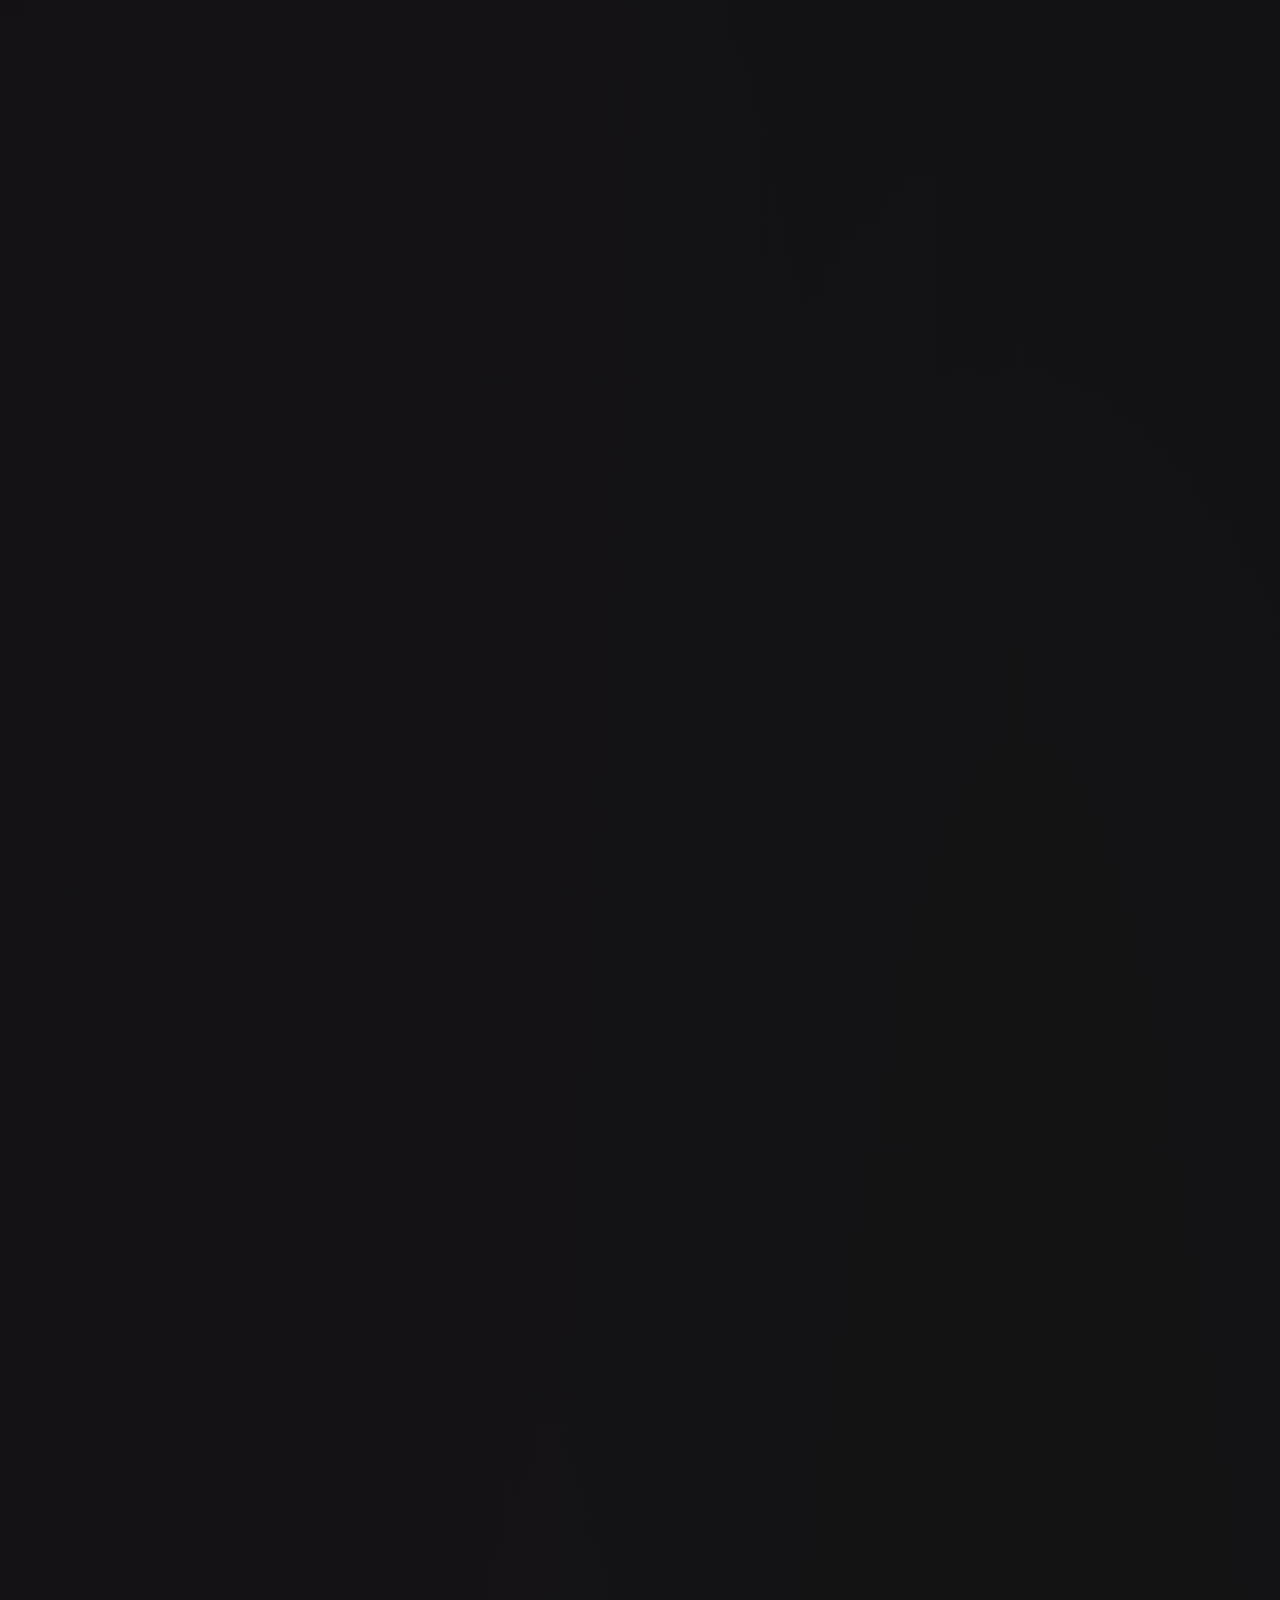
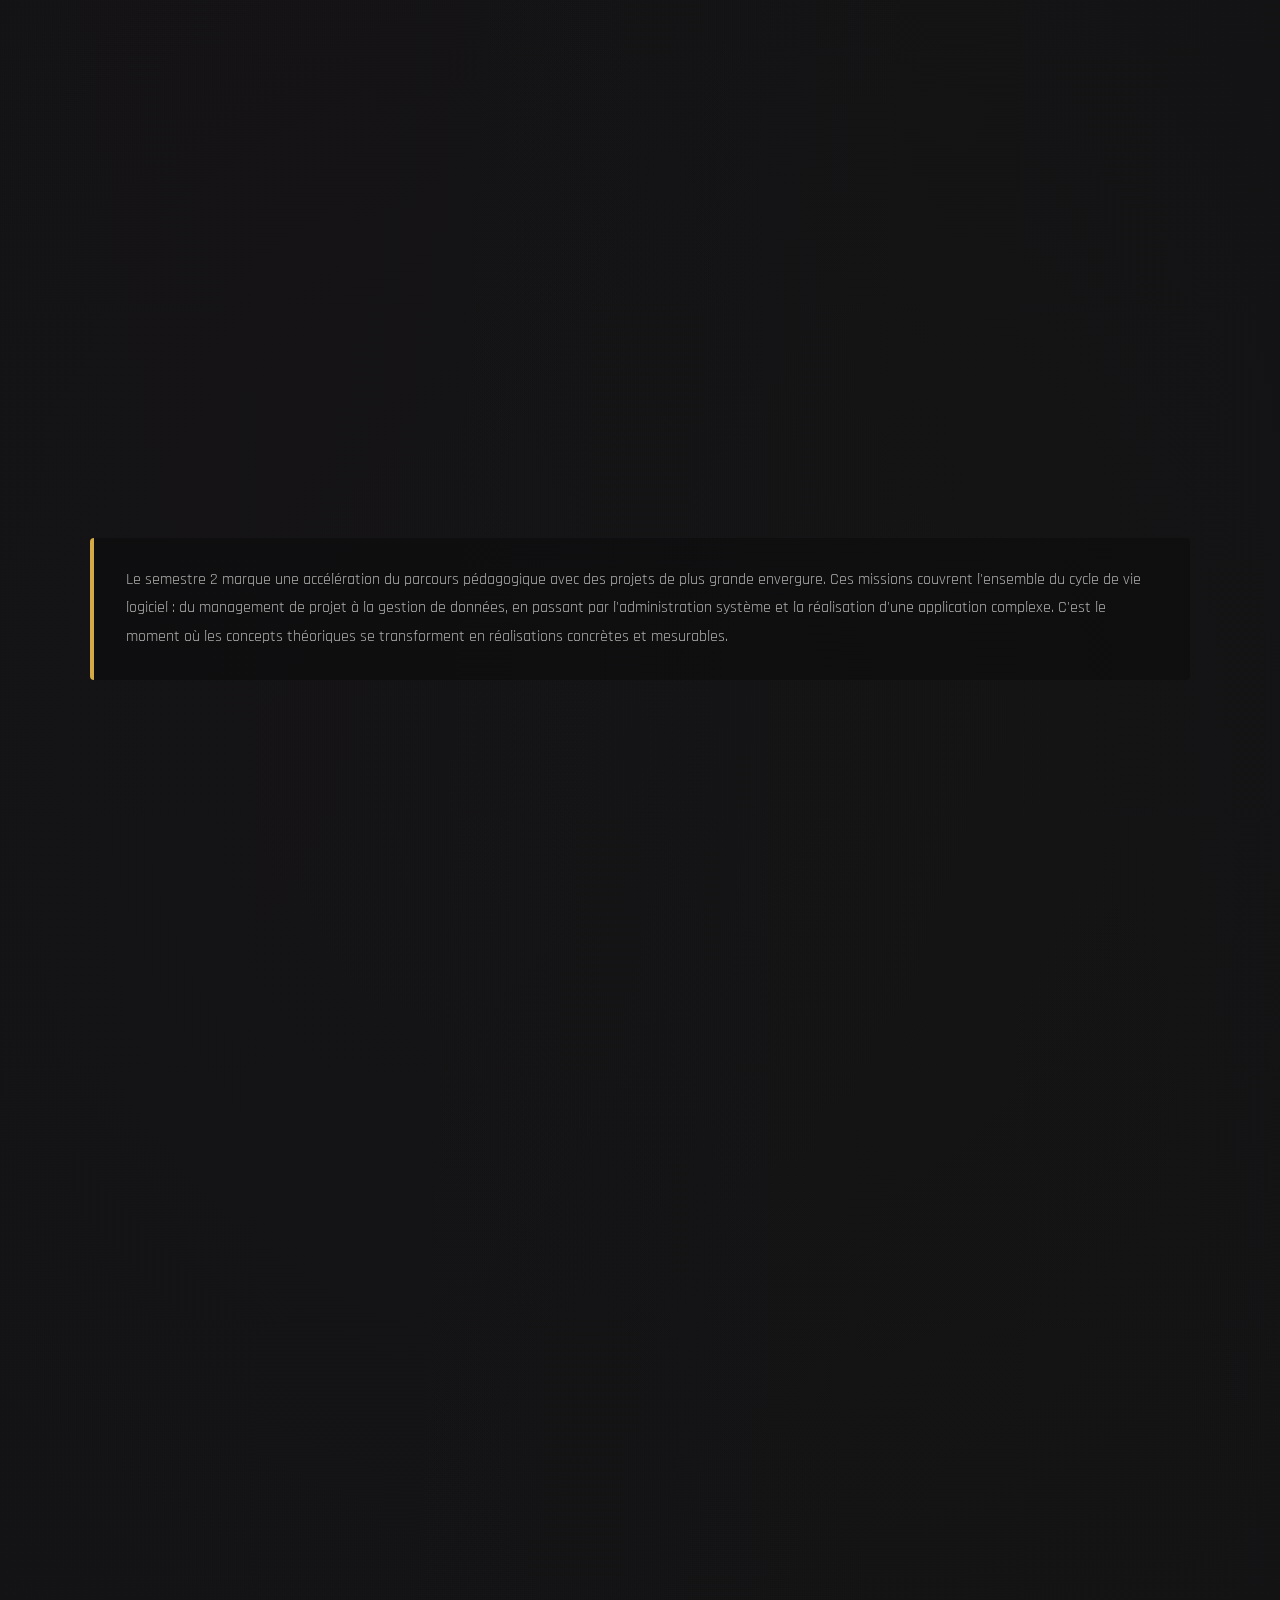
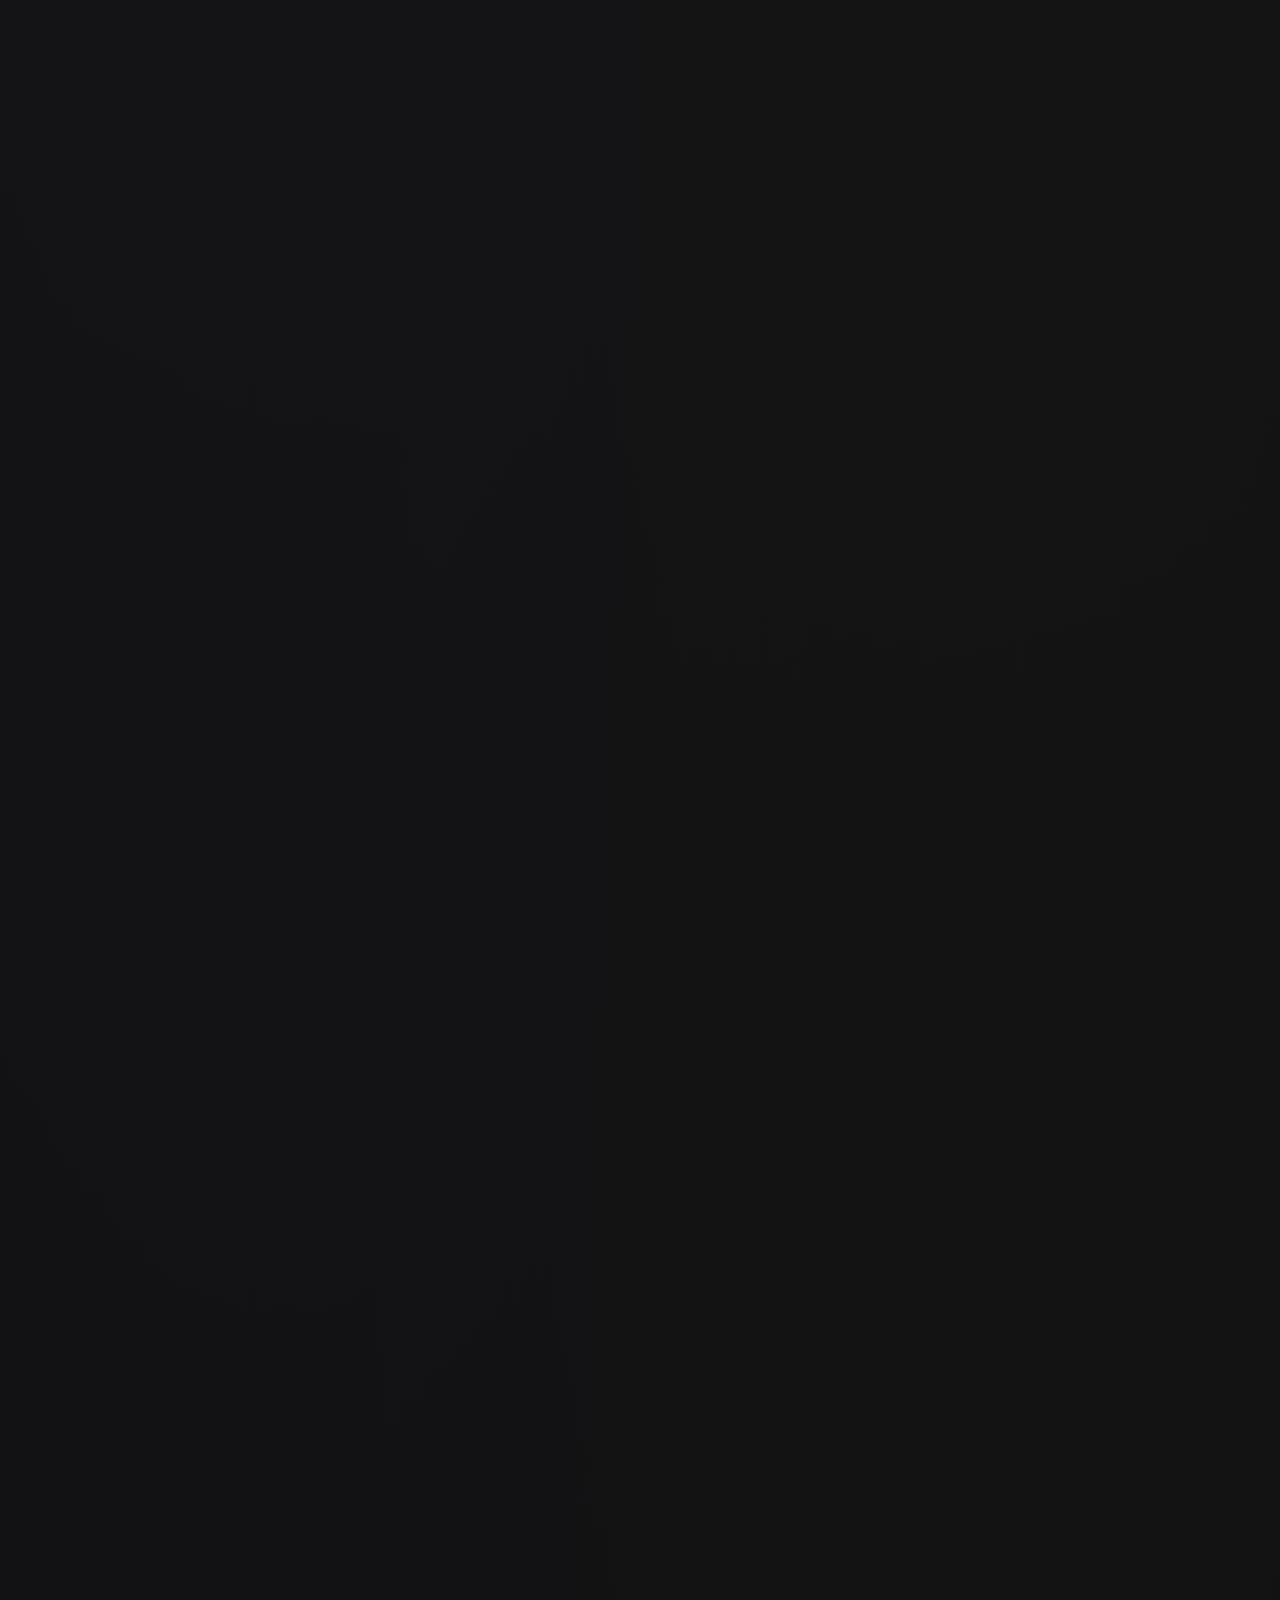
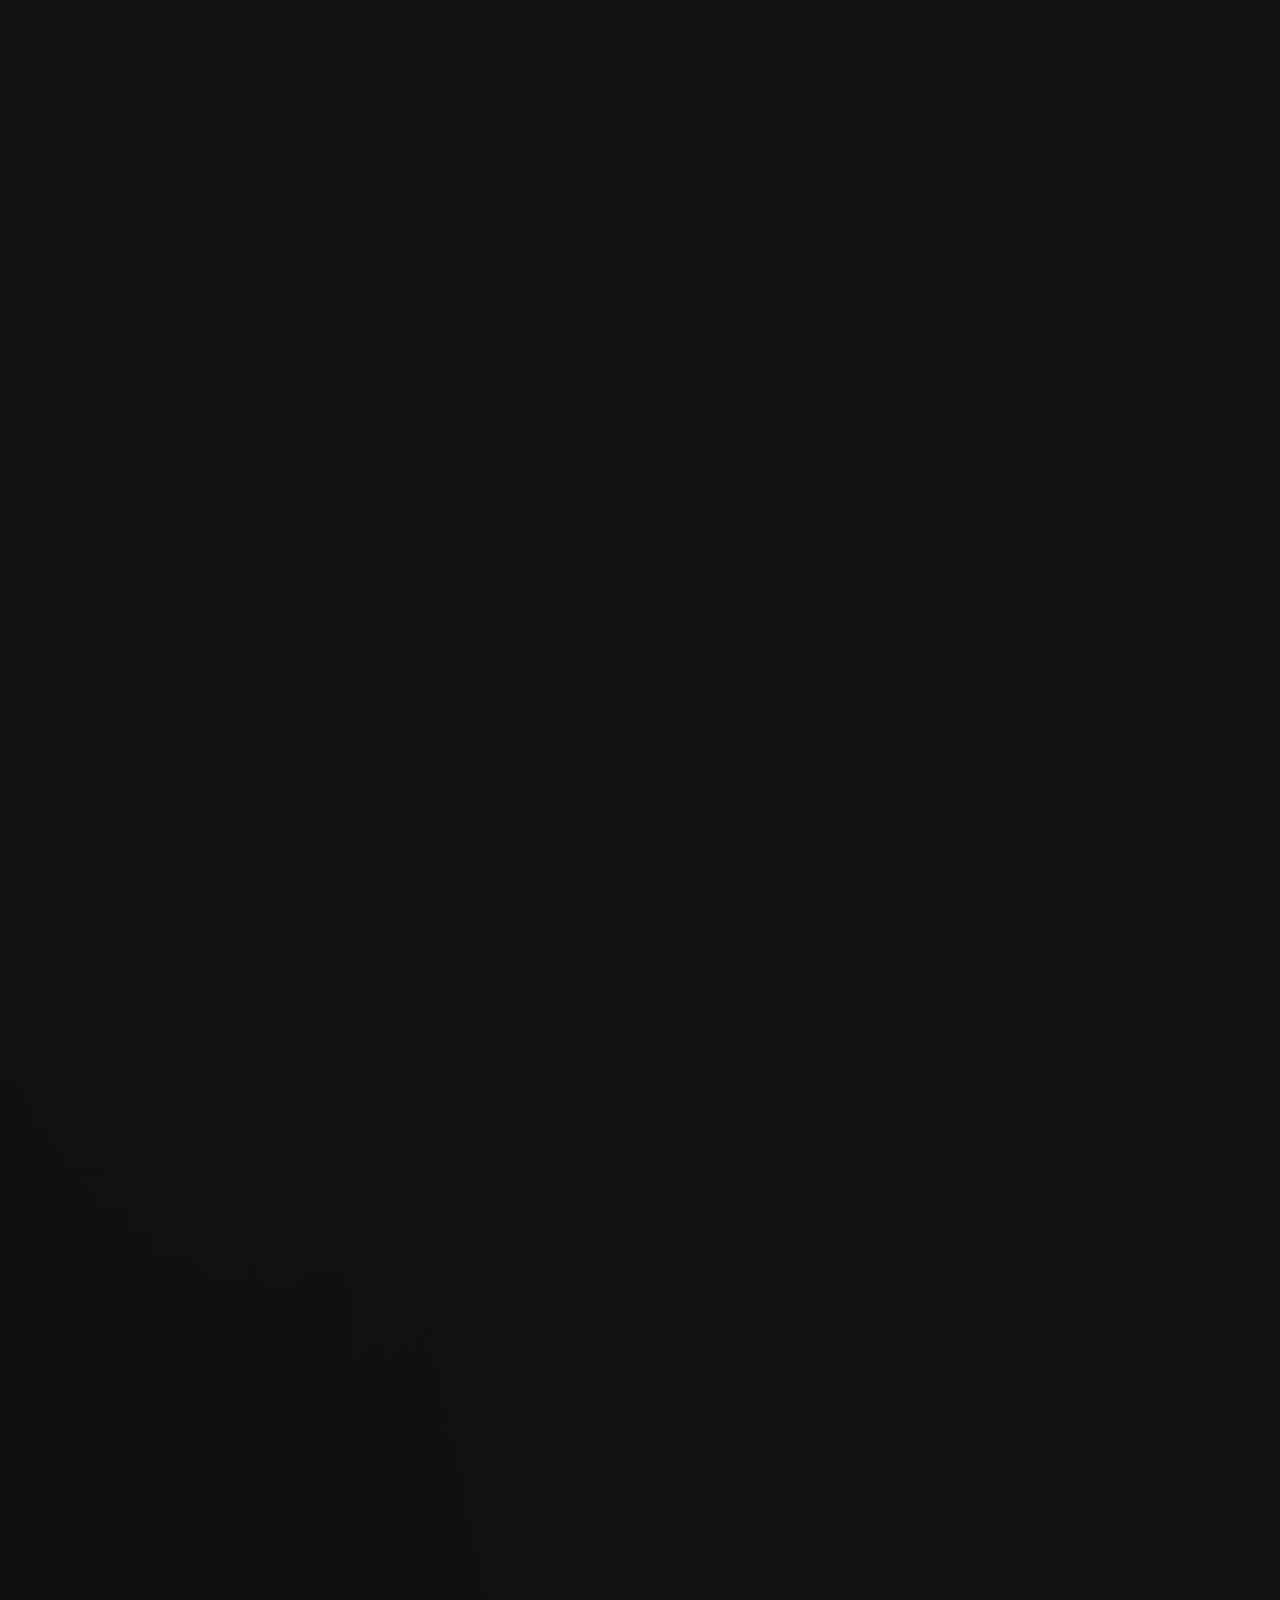
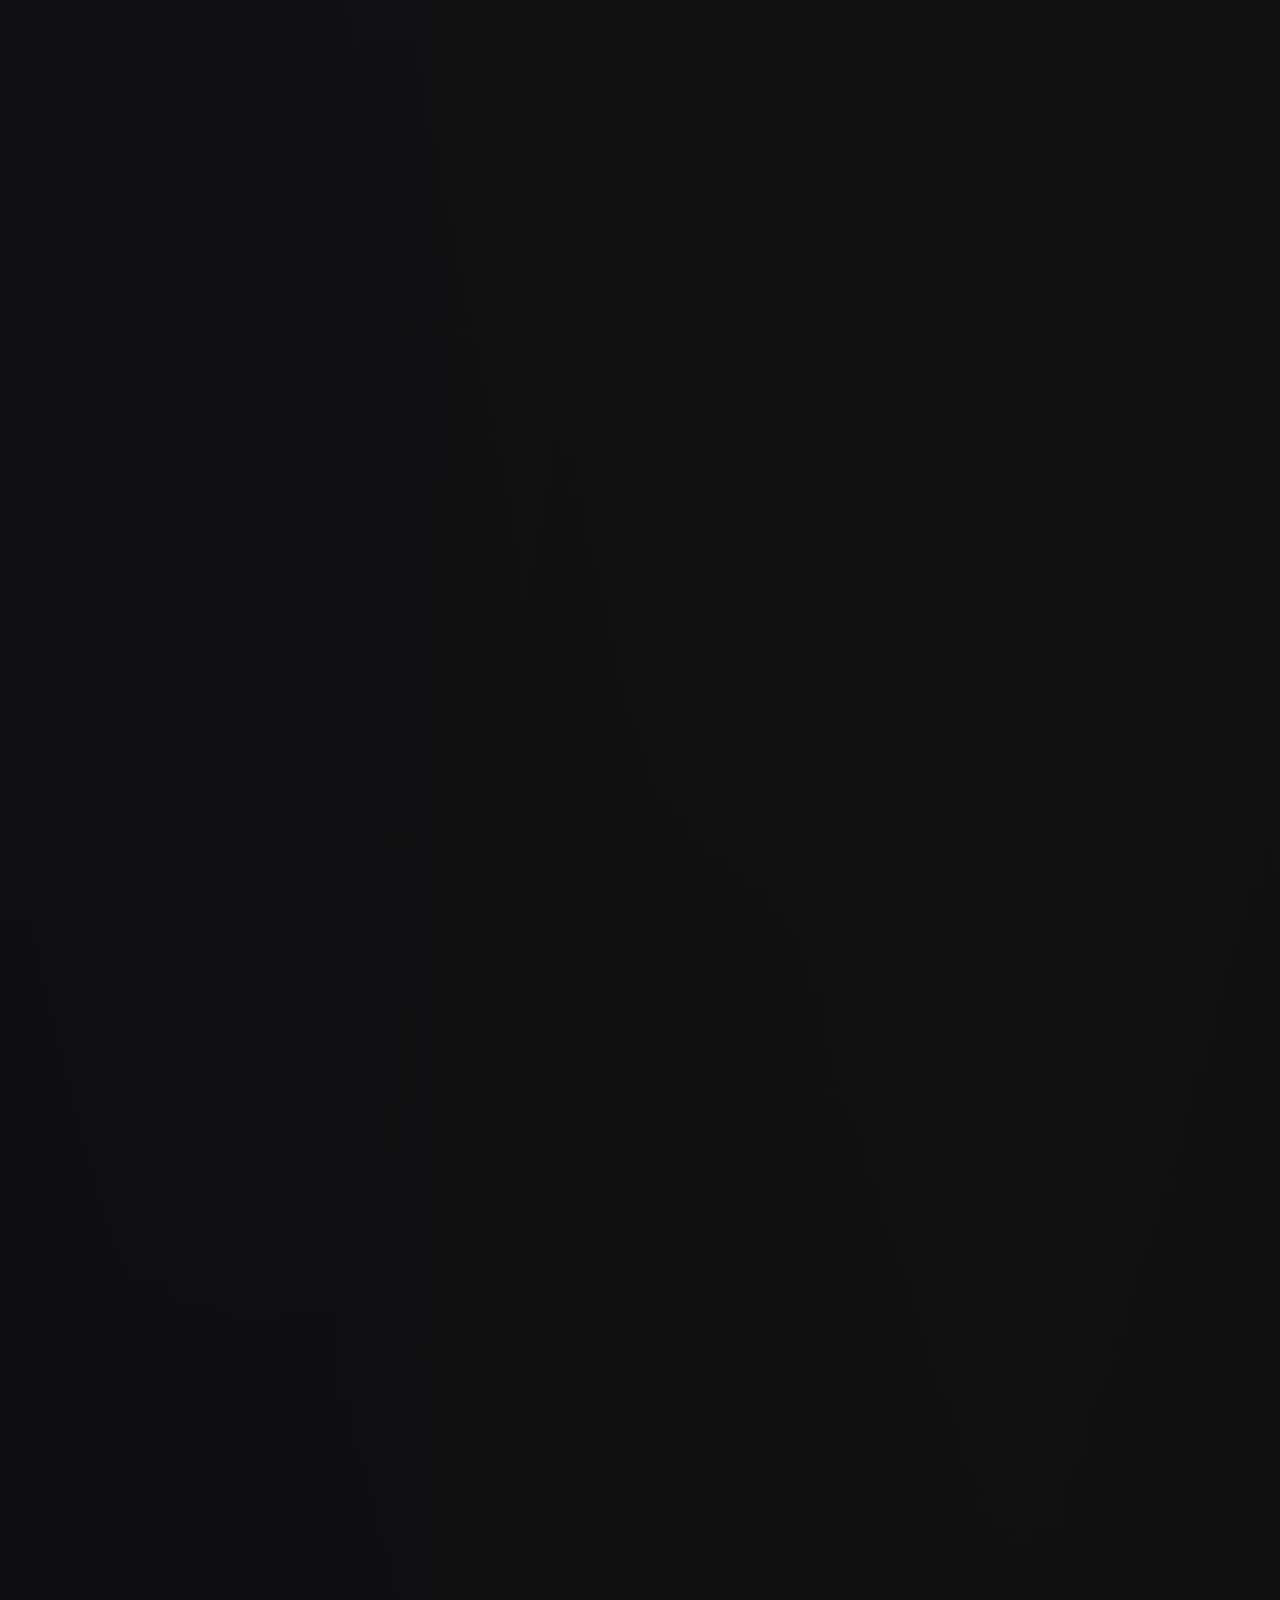
<file: test/projets.html>
<!DOCTYPE html>
<html lang="fr">
  <head>
    <meta charset="UTF-8" />
    <meta name="viewport" content="width=device-width, initial-scale=1.0" />
    <title>JMulliez - Full Telemetry</title>
    <meta
      name="description"
      content="Portfolio Joseph Mulliez - BUT Informatique"
    />

    <!-- Polices Racing / Tech -->
    <link rel="preconnect" href="https://fonts.googleapis.com" />
    <link rel="preconnect" href="https://fonts.gstatic.com" crossorigin />
    <link
      href="https://fonts.googleapis.com/css2?family=Rajdhani:wght@400;500;600;700&family=Russo+One&display=swap"
      rel="stylesheet"
    />

    <link rel="stylesheet" href="portfolio.css" />
  </head>

  <body>
    <!-- COMPTEUR DE VITESSE (HUD) -->
    <div id="speedometer-container">
      <div class="gear-indicator" id="gear">N</div>
      <div class="gauge-body">
        <div class="gauge-rim"></div>
        <div class="needle" id="needle"></div>
        <div class="needle-center"></div>
        <div class="speed-readout">
          <span class="speed-value" id="speed-val">0</span>
          <span class="speed-unit">KM/H</span>
        </div>
      </div>
    </div>

    <div class="container">
      <!-- NAVIGATION -->
      <nav class="main-nav">
        <ul class="nav-menu">
          <li><a href="index.html" class="nav-link">ACCUEIL</a></li>
          <li><a href="projets.html" class="nav-link active">PROJETS</a></li>
          <li><a href="formations.html" class="nav-link">FORMATIONS</a></li>
          <li><a href="alternance.html" class="nav-link">ALTERNANCE</a></li>
          <li><a href="contact.html" class="nav-link">CONTACT</a></li>
        </ul>
      </nav>

      <!-- HEADER -->
      <header class="hero-section">
        <div class="profile-pic">
          <img src="assets/images/pp.jpg" alt="Joseph Mulliez" />
        </div>
        <div class="hero-text">
          <h1>Joseph <span>Mulliez</span></h1>
          <div class="hero-role">BUT INFORMATIQUE // FULLSTACK DEV</div>
          <p>
            Bienvenue dans mes archives techniques. Ce portfolio détaille
            l'intégralité de mes projets universitaires et professionnels. À
            travers ces différentes missions, vous découvrirez mon évolution en
            tant que développeur fullstack, ma capacité à travailler en équipe,
            et ma passion pour les technologies modernes. Faites défiler la page
            pour accélérer et découvrir mon parcours complet.
          </p>
          <div class="social-links">
            <a href="https://github.com/jmulliez" class="btn-social">GITHUB</a>
            <a href="https://linkedin.com" class="btn-social">LINKEDIN</a>
            <a href="mailto:ton-email@gmail.com" class="btn-social">EMAIL</a>
            <a href="assets/pdf/recherche_ecole.pdf" class="btn-social">Mon CV</a>
          </div>
        </div>
      </header>

      <!-- INTRODUCTION GÉNÉRALE -->
      <section class="intro-section">
        <h2>Mon Parcours Professionnel</h2>
        <p>
          Depuis le début de ma formation au BUT Informatique de l'IUT de
          Lannion, j'ai eu l'opportunité de travailler sur des projets variés et
          enrichissants qui m'ont permis de développer des compétences solides
          en développement logiciel, gestion de bases de données, et
          administration système.
        </p>
        <p>
          Ces projets sont autant de jalons dans mon évolution en tant que
          développeur. Chacun m'a apporté des apprentissages précieux : travail
          d'équipe, respect des délais, qualité du code, et capacité à résoudre
          des problèmes complexes. Je vous invite à explorer ces réalisations et
          à découvrir comment j'ai transformé les défis en opportunités
          d'apprentissage.
        </p>
      </section>

      <!-- COMPÉTENCES DU B.U.T. -->
      <section class="competences-but-section">
        <h2>Compétences du B.U.T. Informatique</h2>
        <p>
          <strong>Parcours A :</strong> Réalisation d'applications - conception,
          développement, validation
        </p>

        <div class="competences-table-wrapper">
          <table class="competences-table">
            <thead>
              <tr>
                <th>Compétence</th>
                <th>Année 1</th>
                <th>Année 2</th>
                <th>Année 3</th>
              </tr>
            </thead>
            <tbody>
              <tr>
                <td><strong>▸ Réaliser</strong></td>
                <td class="checked">✅</td>
                <td class="checked">✅</td>
                <td class="checked">
                  ✅ <a href="#ALT-01" class="skill-link">→ ALT-01</a>
                </td>
              </tr>
              <tr>
                <td><strong>⚙️ Optimiser</strong></td>
                <td class="checked">✅</td>
                <td class="checked">✅</td>
                <td class="checked">
                  ✅ <a href="#ALT-01" class="skill-link">→ ALT-01</a>
                </td>
              </tr>
              <tr>
                <td><strong>🛠️ Administrer</strong></td>
                <td class="checked">✅</td>
                <td class="checked">✅</td>
                <td class="unchecked">
                  <span class="not-present-badge">Non développée en A3</span>
                  <a href="#MISSION-S1-01" class="skill-link">→ S1-01</a>
                </td>
              </tr>
              <tr>
                <td><strong>📊 Gérer</strong></td>
                <td class="checked">✅</td>
                <td class="checked">✅</td>
                <td class="unchecked">
                  <span class="not-present-badge">Non développée en A3</span>
                  <a href="#MISSION-S2-03" class="skill-link">→ S2-03</a>
                </td>
              </tr>
              <tr>
                <td><strong>📋 Conduire</strong></td>
                <td class="checked">✅</td>
                <td class="checked">✅</td>
                <td class="unchecked">
                  <span class="not-present-badge">Non développée en A3</span>
                  <a href="#MISSION-S2-04" class="skill-link">→ S2-04</a>
                </td>
              </tr>
              <tr>
                <td><strong>▸ Collaborer</strong></td>
                <td class="checked">✅</td>
                <td class="checked">✅</td>
                <td class="checked">
                  ✅ <a href="#ALT-01" class="skill-link">→ ALT-01</a>
                </td>
              </tr>
            </tbody>
          </table>
        </div>

        <div class="competences-note">
          <p>
            <strong>⚠️ Année 3 - Spécialisation :</strong> L'année 3 du parcours
            A se concentre sur <strong>3 compétences principales</strong> :▸
            Réaliser, Optimiser et Collaborer. Les compétences "Administrer",
            "Gérer" et "Conduire" ne sont pas développées en troisième année.
          </p>
        </div>
      </section>

      <!-- ALTERNANCE -->
      <div class="season-header">
        <div class="season-title">ALTERNANCE</div>
        <div class="season-line"></div>
      </div>
      <div class="season-intro">
        <p>
          <strong style="color: #fff200">Alternance chez ORANO PROJETS</strong>
          (même entreprise que mon stage). Ma première mission a été la
          <strong>maintenance corrective et évolutive</strong> du logiciel
          <strong>Excel/VBA</strong> développé durant mon stage, afin de le
          fiabiliser, l'améliorer et l'adapter aux besoins réels des chefs de
          projet (nouvelles fonctionnalités, performance, ergonomie).
        </p>
      </div>

      <div class="lifecycle-callout">
        <span class="badge-cycle">Cycle complet</span>
        De la <strong>réception du besoin</strong> à la
        <strong>livraison</strong> et la <strong>formation</strong>, je pilote
        tout : cadrage, spécifications, conception VBA/Excel, développement,
        tests, packaging, documentation, accompagnement utilisateurs, notes de
        version, check-list de tests et plan de support pour garantir adoption
        et pérennité. Je suis l'interface directe avec les métiers, je priorise
        et arbitre, j'assure la conformité (qualité / sécurité / délais) et
        j'organise la transition vers l'exploitation avec support
        post-livraison.
      </div>

      <!-- ALT-P1 -->
      <article class="report-card" id="ALT-01">
        <div class="report-content">
          <div class="project-header">
            <div>
              <div class="project-id">ALT-01</div>
              <h3 class="project-title">Logiciel VBA - Suivi Projets</h3>
            </div>
          </div>
          <div class="report-text">
            <p>
              <strong style="color: #fff200">🎯 Contexte :</strong> Poursuite
              chez <strong>ORANO PROJETS</strong> en alternance. Prise en charge
              de la <strong>maintenance</strong> du logiciel
              <strong>Excel/VBA</strong> conçu pendant mon stage (outil de suivi
              des activités et des équipes pour les chefs de projet).
            </p>

            <p><strong style="color: #fff200">🛠️ Travaux réalisés :</strong></p>
            <ul style="margin-left: 1.5rem; line-height: 1.8">
              <li>
                ✓ <strong>Maintenance corrective</strong> : correction de bugs,
                robustesse des macros, gestion des erreurs
              </li>
              <li>
                ✓ <strong>Maintenance évolutive</strong> : ajout de nouvelles
                fonctionnalités demandées (filtres, exports, indicateurs)
              </li>
              <li>
                ✓ <strong>Refactoring VBA</strong> : simplification des modules,
                factorisation des procédures, nommage clair
              </li>
              <li>
                ✓ <strong>Performance</strong> : optimisation des boucles,
                limitation des recalculs, usage d'Arrays/Dictionary
              </li>
              <li>
                ✓ <strong>Ergonomie/UX</strong> : formulaires plus intuitifs,
                messages utilisateurs, raccourcis
              </li>
              <li>
                ✓ <strong>Industrialisation</strong> : versionning, packaging du
                fichier « macro-enabled », et notes de version
              </li>
              <li>
                ✓ <strong>Support utilisateurs</strong> : documentation,
                pas-à-pas, et accompagnement des chefs de projet
              </li>
              <li>
                ✓ <strong>Création de nouveaux outils Excel/VBA</strong> :
                modules dédiés au suivi d'activité et de projet (modèles,
                formulaires, dashboards)
              </li>
              <li>
                ✓
                <strong><span class="badge-cycle">Cycle complet</span></strong>
                recueil du besoin, spécifications, développement, tests,
                livraison, documentation et formation utilisateurs
              </li>
            </ul>

            <p>
              <strong style="color: #fff200">🚀 Résultats :</strong> outil plus
              <strong>fiable</strong>, <strong>rapide</strong> et
              <strong>simple à utiliser</strong>, réduction des erreurs de
              saisie et adoption renforcée par l'équipe gestion de projets.
            </p>
          </div>

          <!-- COMPÉTENCES DÉTAILLÉES -->
          <div class="project-competences">
            <h4>Compétences développées</h4>

            <div class="competence-item year3-key">
              <div class="competence-title">
                ▸ Réaliser un développement d'applications
                <span class="year3-key-badge">3ème année</span>
              </div>
              <p class="competence-detail">
                Responsable du codage VBA complet du logiciel : correction de
                bugs, refactoring, ajout de fonctionnalités, et développement de
                nouveaux modules. La maintenance requiert de comprendre et
                adapter du code existant plutôt que d'écrire de zéro.
              </p>
            </div>

            <div class="competence-item year3-key">
              <div class="competence-title">
                ⚙️ Optimiser des applications informatiques
                <span class="year3-key-badge">3ème année</span>
              </div>
              <p class="competence-detail">
                Optimisation des performances VBA via la limitation des
                recalculs, l'usage de structures efficaces (Arrays/Dictionary),
                et la refactorisation des boucles. L'UX s'améliore aussi par des
                interactions plus fluides et rapides.
              </p>
            </div>

            <div class="competence-item">
              <div class="competence-title">📋 Conduire un projet</div>
              <p class="competence-detail">
                Cycle complet : recueil du besoin auprès des chefs de projet,
                spécifications, planification des évolutions, tests, livraison
                et formation utilisateurs. Gestion des priorités et adaptation
                aux retours terrain.
              </p>
            </div>

            <div class="competence-item year3-key">
              <div class="competence-title">
                ▸ Travailler dans une équipe informatique
                <span class="year3-key-badge">3ème année</span>
              </div>
              <p class="competence-detail">
                Interface directe avec les utilisateurs métier, documentation du
                code pour les futurs mainteneurs, et collaboration avec l'équipe
                support pour garantir la pérennité de la solution.
              </p>
            </div>
          </div>
        </div>
        <div class="report-specs">
          <img
            src="assets/images/VscodeIconsFileTypeExcel2.svg"
            height="150px"
            width="150px"
            style="margin-left: 2.5em"
            alt="Maintenance Logiciel VBA"
          />
          <div class="tech-tags">
            <span class="tag">VBA</span><span class="tag">EXCEL</span
            ><span class="tag">MAINTENANCE</span><span class="tag">TMA</span
            ><span class="tag">PERFORMANCE</span><span class="tag">UX</span>
          </div>
        </div>
      </article>

      <!-- ALT-P2 -->
      <article class="report-card" id="ALT-02">
        <div class="report-content">
          <div class="project-header">
            <div>
              <div class="project-id">ALT-02</div>
              <h3 class="project-title">Outils internes VBA</h3>
            </div>
          </div>
          <div class="report-text">
            <p>
              <strong style="color: #fff200">🎯 Objectif :</strong> concevoir de
              <strong>nouveaux logiciels Excel/VBA</strong> internes pour
              faciliter le <strong>suivi d'activité et de projet</strong> chez
              Orano Projets.
            </p>
            <p>
              <strong style="color: #fff200">🛠️ Réalisations clés :</strong>
            </p>
            <ul style="margin-left: 1.5rem; line-height: 1.8">
              <li>
                ✓ Modèles Excel prêts à l'emploi (saisie guidée, contrôles de
                cohérence, validations).
              </li>
              <li>
                ✓ Formulaires et macros dédiés au suivi des tâches, charges,
                jalons et risques.
              </li>
              <li>
                ✓ Dashboards automatisés (KPI d'avancement, alertes, filtres
                multi-projets).
              </li>
              <li>
                ✓ Packaging et notes de version pour chaque livraison interne.
              </li>
              <li>
                ✓
                <strong><span class="badge-cycle">Cycle complet</span></strong>
                besoin → conception → dev/tests → livraison → doc & formation.
              </li>
            </ul>
            <p>
              <strong style="color: #fff200">🚀 Impact :</strong> réduction du
              temps de reporting, meilleure visibilité multi-projets, et
              adoption facilitée grâce à l'UX simplifiée.
            </p>
          </div>

          <!-- COMPÉTENCES DÉTAILLÉES -->
          <div class="project-competences">
            <h4>Compétences développées</h4>

            <div class="competence-item year3-key">
              <div class="competence-title">
                🔧▸ Réaliser un développement d'applications
                <span class="year3-key-badge">3ème année</span>
              </div>
              <p class="competence-detail">
                Conception et développement complets de plusieurs outils VBA en
                parallèle : formulaires interactifs, logique métier, formules
                Excel complexes et macros d'automatisation pour le suivi de
                projet.
              </p>
            </div>

            <div class="competence-item year3-key">
              <div class="competence-title">
                ⚙️ Optimiser des applications informatiques
                <span class="year3-key-badge">3ème année</span>
              </div>
              <p class="competence-detail">
                Optimisation des dashboards pour le calcul des KPI sans
                ralentissement, utilisation de structures de données efficaces,
                et amélioration continue de l'UX basée sur les retours
                utilisateurs.
              </p>
            </div>

            <div class="competence-item">
              <div class="competence-title">
                📊 Gérer des données de l'information
              </div>
              <p class="competence-detail">
                Structuration des données dans Excel pour garantir l'intégrité
                et la cohérence. Mise en place de validations et contrôles pour
                éviter les erreurs de saisie et faciliter les extractions de
                rapports.
              </p>
            </div>

            <div class="competence-item">
              <div class="competence-title">📋 Conduire un projet</div>
              <p class="competence-detail">
                Gestion du cycle complet pour chaque outil : recueil des besoins
                métier, spécifications, conception, développement, tests,
                livraison et formation des utilisateurs internes.
              </p>
            </div>

            <div class="competence-item year3-key">
              <div class="competence-title">
                🤝▸ Travailler dans une équipe informatique
                <span class="year3-key-badge">3ème année</span>
              </div>
              <p class="competence-detail">
                Collaboration avec les équipes métier pour comprendre leurs
                besoins exacts, documentation claire pour les futurs
                mainteneurs, et support post-livraison pour garantir adoption et
                pérennité.
              </p>
            </div>
          </div>
        </div>
        <div class="report-specs">
          <img
            src="assets/images/VscodeIconsFileTypeExcel2.svg"
            height="150px"
            width="150px"
            style="margin-left: 2.5em"
            alt="Outils internes VBA"
          />
          <div class="tech-tags">
            <span class="tag">VBA</span><span class="tag">EXCEL</span
            ><span class="tag">AUTOMATION</span
            ><span class="tag">REPORTING</span>
          </div>
        </div>
      </article>
      <!-- STAGE -->
      <div class="season-header">
        <div class="season-title">STAGE</div>
        <div class="season-line"></div>
      </div>
      <div class="season-intro">
        <p>
          Stage de <strong style="color: #fff200">2ème année</strong> chez
          <strong style="color: #fff200">ORANO PROJETS</strong>, une entreprise
          spécialisée en ingénierie et gestion de projets. Cette période m'a
          permis d'appliquer les connaissances théoriques dans un contexte
          professionnel réel, d'évoluer en environnement agile, et de collaborer
          avec des développeurs et ingénieurs expérimentés dans un cadre
          industrie.
        </p>
      </div>

      <!-- STAGE-P1 -->
      <article class="report-card">
        <div class="report-content">
          <div class="project-header">
            <div>
              <div class="project-id">STAGE-01</div>
              <h3 class="project-title">Logiciel VBA - Suivi Projets</h3>
            </div>
          </div>
          <div class="report-text">
            <p>
              <strong style="color: #fff200">🎯 Contexte & Objectif :</strong>
              Stage de 2ème année chez <strong>ORANO PROJETS</strong>.
              Développement d'un <strong>logiciel Excel en VBA</strong> destiné
              aux chefs de projet pour suivre l'avancée de leurs activités et la
              gestion de leurs équipes en temps réel.
            </p>

            <p>
              <strong style="color: #fff200"
                >📊 Fonctionnalités du logiciel :</strong
              >
            </p>
            <ul style="margin-left: 1.5rem; line-height: 1.8">
              <li>
                📈 <strong>Dashboard d'avancée</strong> : suivi en temps réel
                des activités par équipe
              </li>
              <li>
                👥 <strong>Gestion des équipes</strong> : attribution des
                tâches, suivi des ressources
              </li>
              <li>
                📅 <strong>Planification</strong> : calendrier des jalons et
                deadlines
              </li>
              <li>
                📝 <strong>Rapports automatisés</strong> : génération de
                rapports d'avancée
              </li>
              <li>
                🎨 <strong>Interface intuitive</strong> : graphiques et
                visualisations dynamiques
              </li>
            </ul>

            <p><strong style="color: #fff200">💻 Ma contribution :</strong></p>
            <p>
              Développement complet du logiciel en
              <strong>VBA (Visual Basic for Applications)</strong>. Mission
              incluant :
            </p>
            <ul style="margin-left: 1.5rem; line-height: 1.8">
              <li>
                ✓ Conception de la <strong>architecture du logiciel</strong> et
                design UX/UI
              </li>
              <li>
                ✓ Codage en <strong>VBA</strong> de tous les modules (calculs,
                interactions, automatisations)
              </li>
              <li>
                ✓ Intégration avec <strong>Excel</strong> (formules, macros,
                événements)
              </li>
              <li>
                ✓ Création de <strong>graphiques dynamiques</strong> et tableaux
                de bord
              </li>
              <li>
                ✓ <strong>Création de nouveaux outils Excel/VBA</strong> pour le
                suivi d'activité et de projet
              </li>
              <li>✓ Tests et validation du logiciel</li>
              <li>
                ✓ Documentation et formation des utilisateurs (chefs de projet)
              </li>
            </ul>

            <p>
              <strong style="color: #fff200"
                >🚀 Résultats & Apprentissages :</strong
              >
            </p>
            <ul style="margin-left: 1.5rem; line-height: 1.8">
              <li>
                ✅ Logiciel
                <strong>entièrement fonctionnel et opérationnel</strong>
              </li>
              <li>
                ✅ <strong>Amélioration du suivi</strong> des projets pour les
                chefs de projet
              </li>
              <li>
                ✅ <strong>Compétences acquises</strong> en VBA, Excel, et
                gestion de projet
              </li>
              <li>
                ✅ Expérience <strong>professionnelle précieuse</strong> dans un
                contexte industrie réel
              </li>
              <li>
                ✅ Compréhension des <strong>besoins métier</strong> et capacité
                à les transformer en solutions logicielles
              </li>
            </ul>
          </div>

          <!-- COMPÉTENCES DÉTAILLÉES -->
          <div class="project-competences">
            <h4>Compétences développées</h4>

            <div class="competence-item year3-key">
              <div class="competence-title">
                🔧▸ Réaliser un développement d'applications
                <span class="year3-key-badge">3ème année</span>
              </div>
              <p class="competence-detail">
                Développement complet du logiciel VBA : conception architecture,
                codage de tous les modules, création de graphiques dynamiques,
                tableaux de bord, et intégration avec Excel. Transformer les
                besoins métier en logiciel fonctionnel et intuitif.
              </p>
            </div>

            <div class="competence-item year3-key">
              <div class="competence-title">
                ⚙️ Optimiser des applications informatiques
                <span class="year3-key-badge">3ème année</span>
              </div>
              <p class="competence-detail">
                Optimisation des dashboards et graphiques dynamiques pour éviter
                les ralentissements. Amélioration continue de l'UX basée sur les
                retours utilisateurs et adaptation de l'interface selon les
                besoins.
              </p>
            </div>

            <div class="competence-item">
              <div class="competence-title">
                📊 Gérer des données de l'information
              </div>
              <p class="competence-detail">
                Structuration des données dans Excel, gestion des calculs
                complexes, et organisation des informations pour garantir
                l'intégrité et la cohérence des données métier.
              </p>
            </div>

            <div class="competence-item">
              <div class="competence-title">📋 Conduire un projet</div>
              <p class="competence-detail">
                Cycle complet : recueil des besoins métier auprès des chefs de
                projet, spécifications, conception, développement, tests,
                livraison et formation des utilisateurs en contexte
                professionnel réel.
              </p>
            </div>

            <div class="competence-item year3-key">
              <div class="competence-title">
                🤝▸ Travailler dans une équipe informatique
                <span class="year3-key-badge">3ème année</span>
              </div>
              <p class="competence-detail">
                Collaboration étroite avec les utilisateurs métier,
                documentation complète pour les futurs mainteneurs, et support
                post-livraison pour assurer l'adoption et la pérennité de la
                solution.
              </p>
            </div>
          </div>
        </div>
        <div class="report-specs">
          <img
            src="assets/images/VscodeIconsFileTypeExcel2.svg"
            height="150px"
            width="150px"
            style="margin-left: 2.5em"
            alt="Projet Stage"
          />
          <div class="tech-tags">
            <span class="tag">VBA</span><span class="tag">EXCEL</span
            ><span class="tag">AUTOMATION</span><span class="tag">MACROS</span
            ><span class="tag">DASHBOARD</span>
          </div>
        </div>
      </article>

      <!-- SEMESTRE 3 -->
      <div class="season-header">
        <div class="season-title">SEMESTRE 3 / SEMESTRE 4</div>
        <div class="season-line"></div>
      </div>
      <div class="season-intro">
        <p>
          Le semestre 3 marque un tournant majeur : transition vers une
          formation plus professionnelle et spécialisée. Plusieurs petits
          projets académiques ont jalonné ce semestre, mais l'expérience
          centrale est
          <strong>UN GROS PROJET RÉALISÉ TOUT AU LONG DE L'ANNÉE</strong> via
          une méthodologie <strong>AGILE</strong> (multiples sprints). C'est à
          ce moment que j'ai vraiment compris les défis du développement
          collaboratif en entreprise, travaillant en équipes pluridisciplinaires
          (6 personnes) sur une application web d'envergure.
        </p>
      </div>

      <!-- S3-P1 -->
      <article class="report-card">
        <div class="report-content">
          <div class="project-header">
            <div>
              <div class="project-id">MISSION S3-01</div>
              <h3 class="project-title">Plateforme de Services</h3>
            </div>
          </div>
          <div class="report-text">
            <p>
              <strong>Contexte :</strong>
              <strong style="color: #fff200"
                >🎯 PROJET MAJEUR SUR TOUTE L'ANNÉE</strong
              >
              réalisé en équipe de <em>6 personnes</em> avec méthodologie
              <strong>AGILE</strong> (multiples sprits). Objectif : développer
              une plateforme web combinant les fonctionnalités du
              <strong>Bon Coin</strong> et les avis style
              <strong>TripAdvisor</strong>.
            </p>

            <p>
              <strong style="color: #fff200"
                >📋 Fonctionnalités principales :</strong
              >
            </p>
            <ul style="margin-left: 1.5rem; line-height: 1.8">
              <li>
                🏢 Les <strong>entreprises</strong> créent et publient des
                offres d'activités ou services
              </li>
              <li>
                👥 Les <strong>particuliers</strong> parcourent le catalogue et
                découvrent les services disponibles
              </li>
              <li>
                ❤️ Système de <strong>"j'aimes"</strong> pour favoriser les
                offres pertinentes
              </li>
              <li>
                ⭐ <strong>Commentaires et notation</strong> (comme TripAdvisor)
                pour chaque service
              </li>
              <li>
                🔐
                <strong>Gestion complète des utilisateurs</strong>
                (authentification, profils, historique)
              </li>
            </ul>

            <p>
              <strong style="color: #fff200"
                >🎨 Ma contribution (Frontend) :</strong
              >
            </p>
            <p>
              En tant que membre de l'équipe <em>frontend (3 personnes)</em>,
              j'ai été responsable de la
              <strong>mise en forme et de l'expérience utilisateur</strong>. Ma
              mission incluait :
            </p>
            <ul style="margin-left: 1.5rem; line-height: 1.8">
              <li>
                ✓ Conception et développement de l'intégralité du
                <strong>CSS</strong>
              </li>
              <li>
                ✓ Création de <strong>composants réutilisables</strong> et
                modulaires
              </li>
              <li>
                ✓ Optimisation de l'<strong>accessibilité</strong> et respect
                des standards web
              </li>
              <li>
                ✓ <strong>Animations fluides</strong> et transitions visuelles
              </li>
              <li>
                ✓ Adaptation <strong>mobile-first</strong> responsive design
              </li>
              <li>
                ✓ Navigation <strong>intuitive</strong> et feedback visuels
                clairs
              </li>
            </ul>
            <p>
              Collaboration étroite avec les deux autres développeurs frontend
              et l'équipe <em>backend (3 personnes)</em> qui gérait la base de
              données et toute la logique métier. Résultat : interface
              cohérente, moderne et performante.
            </p>

            <p>
              <strong style="color: #fff200"
                >🚀 Résultats & Apprentissages :</strong
              >
            </p>
            <ul style="margin-left: 1.5rem; line-height: 1.8">
              <li>
                ✅ Application
                <strong>entièrement fonctionnelle et déployable</strong>
              </li>
              <li>
                ✅ <strong>Excellente collaboration</strong> d'équipe avec
                méthodologie Agile
              </li>
              <li>
                ✅ <strong>Respect des délais</strong> et qualité de code
                maintenue via Git
              </li>
              <li>
                ✅ Expérience très <strong>enrichissante</strong> en gestion de
                projet complexe
              </li>
            </ul>
          </div>

          <!-- COMPÉTENCES DÉTAILLÉES -->
          <div class="project-competences">
            <h4>Compétences développées</h4>

            <div class="competence-item year3-key">
              <div class="competence-title">
                🔧▸ Réaliser un développement d'applications
                <span class="year3-key-badge">3ème année</span>
              </div>
              <p class="competence-detail">
                Développement complet du frontend : création de composants
                réutilisables, mise en forme avec CSS, animations fluides,
                navigation intuitive. Collaboration étroite avec le backend pour
                une intégration seamless.
              </p>
            </div>

            <div class="competence-item year3-key">
              <div class="competence-title">
                ⚙️ Optimiser des applications informatiques
                <span class="year3-key-badge">3ème année</span>
              </div>
              <p class="competence-detail">
                Optimisation des performances front-end, réduction des temps de
                chargement, adaptation mobile-first responsive design, et
                amélioration continue de l'UX basée sur les retours des
                utilisateurs.
              </p>
            </div>

            <div class="competence-item">
              <div class="competence-title">
                📊 Gérer des données de l'information
              </div>
              <p class="competence-detail">
                Travail avec backend pour structurer les données, gestion des
                états de l'application, et synchronisation des données entre
                frontend et base de données via API.
              </p>
            </div>

            <div class="competence-item">
              <div class="competence-title">📋 Conduire un projet</div>
              <p class="competence-detail">
                Gestion en méthodologie Agile avec multiples sprints sur 1 année
                : planification des sprints, estimations de charges, et respect
                des livrables incrementiels tout au long du cycle de
                développement.
              </p>
            </div>

            <div class="competence-item year3-key">
              <div class="competence-title">
                🤝▸ Travailler dans une équipe informatique
                <span class="year3-key-badge">3ème année</span>
              </div>
              <p class="competence-detail">
                Collaboration efficace en équipe de 6 (3 frontend + 3 backend) :
                divisions des tâches, communication régulière, résolution de
                conflits Git, et maintien de la qualité du code via reviews
                collaboratifs.
              </p>
            </div>
          </div>
        </div>
        <div class="report-specs">
          <img
            src="assets/images/scooby-team.png"
            class="project-img"
            alt="Marketplace"
          />
          <div class="tech-tags">
            <span class="tag">PHP</span><span class="tag">MYSQL</span
            ><span class="tag">MVC</span><span class="tag">HTML5</span
            ><span class="tag">CSS</span><span class="tag">AGILE</span>
          </div>
          <a
            href="https://github.com/LucasOtw/SAE3_ScoobyTeam"
            target="_blank"
            class="btn-action"
            >CODE SOURCE</a
          >
          <a
            href="https://www.figma.com/proto/3Cri5T5PzV2oJHWtjKxsca/SAE-3-4?node-id=814-8986&starting-point-node-id=814%3A8986"
            target="_blank"
            class="btn-action"
            >MAQUETTE FIGMA</a
          >
        </div>
      </article>

      <!-- SEMESTRE 2 -->
      <div class="season-header">
        <div class="season-title">SEMESTRE 2</div>
        <div class="season-line"></div>
      </div>
      <div class="season-intro">
        <p>
          Le semestre 2 marque une accélération du parcours pédagogique avec des
          projets de plus grande envergure. Ces missions couvrent l'ensemble du
          cycle de vie logiciel : du management de projet à la gestion de
          données, en passant par l'administration système et la réalisation
          d'une application complexe. C'est le moment où les concepts théoriques
          se transforment en réalisations concrètes et mesurables.
        </p>
      </div>

      <!-- S2-P1 -->
      <article class="report-card" id="MISSION-S2-01">
        <div class="report-content">
          <div class="project-header">
            <div>
              <div class="project-id">MISSION S2-01</div>
              <h3 class="project-title">Développement App</h3>
            </div>
          </div>
          <div class="report-text">
            <p>
              <strong>Objectif :</strong> Produire une application fonctionnelle
              en groupe de 4 étudiants pour une salle de spectacles fictive.
            </p>
            <p>
              Nous avions comme matières premières un diagramme UML complet de
              la conception, ainsi qu'une explication détaillée de toutes les
              actions possibles (User Stories) que le client souhaitait pour son
              logiciel de gestion de salle et de réservations.
            </p>
            <p>
              Pour ce projet, nous avons dû concevoir l'Interface Homme/Machine
              (GUI), la partie Back-end (logique métier) et enfin toute la base
              de données nécessaire au bon fonctionnement de l'application via
              JDBC. Coordination MVC essentielle.
            </p>
            <p>
              <strong>Résultats :</strong> Application entièrement fonctionnelle
              avec gestion complète des réservations, authentification
              utilisateur, et dashboard administrateur. Travail collaboratif
              efficace via Git.
            </p>
          </div>

          <!-- COMPÉTENCES DÉTAILLÉES -->
          <div class="project-competences">
            <h4>Compétences développées</h4>

            <div class="competence-item year3-key">
              <div class="competence-title">
                ▸ Réaliser un développement d'applications
                <span class="year3-key-badge">3ème année</span>
              </div>
              <p class="competence-detail">
                Développement fullstack complet : interface utilisateur (GUI),
                logique métier (Backend), et persistance de données (JDBC/SQL).
                Implémentation du pattern MVC et respect de la conception
                fournie via UML.
              </p>
            </div>

            <div class="competence-item year3-key">
              <div class="competence-title">
                ⚙️ Optimiser des applications informatiques
                <span class="year3-key-badge">3ème année</span>
              </div>
              <p class="competence-detail">
                Optimisation des performances en Java : gestion efficace des
                requêtes SQL, utilisation appropriée des structures de données,
                et amélioration de l'UX pour une meilleure expérience
                utilisateur.
              </p>
            </div>

            <div class="competence-item">
              <div class="competence-title">
                🛠️ Administrer des systèmes d'information communicants
              </div>
              <p class="competence-detail">
                Configuration et gestion du système d'application :
                authentification utilisateur, gestion des accès, intégrité des
                données, et respect des bonnes pratiques de sécurité en contexte
                d'équipe.
              </p>
            </div>

            <div class="competence-item">
              <div class="competence-title">
                📊 Gérer des données de l'information
              </div>
              <p class="competence-detail">
                Conception et manipulation de la base de données MySQL :
                création du schéma via UML, requêtes JDBC complexes, intégrité
                des données, et synchronisation entre application et BDD.
              </p>
            </div>

            <div class="competence-item">
              <div class="competence-title">📋 Conduire un projet</div>
              <p class="competence-detail">
                Gestion d'un projet complexe en équipe de 4 : respect des
                délais, coordination des tâches, intégration des livrables, et
                respect de la conception UML fournie.
              </p>
            </div>

            <div class="competence-item">
              <div class="competence-title">
                ▸ Travailler dans une équipe informatique
              </div>
              <p class="competence-detail">
                Collaboration efficace en équipe : utilisation de Git pour le
                versionning, résolution de conflits, communication claire sur
                les interfaces entre modules, et partage des bonnes pratiques de
                code.
              </p>
            </div>
          </div>
        </div>
        <div class="report-specs">
          <img
            src="assets/images/java.PNG"
            class="project-img"
            alt="Java App"
          />
          <div class="tech-tags">
            <span class="tag">JAVA</span><span class="tag">MVC</span
            ><span class="tag">SQL</span>
          </div>
          <a
            href="https://github.com/ChatPardeur/SAE_205/tree/master/SAE_201/src"
            target="_blank"
            class="btn-action"
            >CODE SOURCE</a
          >
        </div>
      </article>

      <!-- S2-P4 (Gestion) -->
      <article class="report-card" id="MISSION-S2-04">
        <div class="report-content">
          <div class="project-header">
            <div>
              <div class="project-id">MISSION S2-04</div>
              <h3 class="project-title">Gestion & Planification</h3>
            </div>
          </div>
          <div class="report-text">
            <p>
              Ce projet est intrinsèquement lié au développement de
              l'application S2-01. Il constitue la phase de préparation, de
              chiffrage et de planification.
            </p>
            <p>
              À partir du descriptif client, nous avons réparti de manière
              prévisionnelle toutes les fonctionnalités et éléments à
              implémenter entre les 4 membres du groupe. Nous avons produit une
              <strong>matrice RACI</strong>, un organigramme des tâches (WBS) et
              une estimation des charges.
            </p>
            <p>
              <strong>Outils utilisés :</strong> Microsoft Project, Excel pour
              les calculs de charges, et documentation collaborative. Respect
              des délais et gestion des risques primordial.
            </p>
          </div>

          <!-- COMPÉTENCES DÉTAILLÉES -->
          <div class="project-competences">
            <h4>Compétences développées</h4>

            <div class="competence-item">
              <div class="competence-title">📋 Conduire un projet</div>
              <p class="competence-detail">
                Élaboration complète d'un plan projet : création de la matrice
                RACI pour clairement définir qui décide/agit/recommande/informe,
                construction du WBS (organigramme des tâches), et estimation des
                charges via Microsoft Project. Apprentissage de la planification
                Gantt.
              </p>
            </div>

            <div class="competence-item year3-key">
              <div class="competence-title">
                🤝▸ Travailler dans une équipe informatique
                <span class="year3-key-badge">3ème année</span>
              </div>
              <p class="competence-detail">
                Coordination d'équipe en amont du projet : répartition des
                responsabilités, documentation partagée, et communication claire
                sur les attentes et délais pour garantir une exécution cohérente
                du projet en phase réelle.
              </p>
            </div>
          </div>
        </div>
        <div class="report-specs">
          <img
            src="assets/images/OT.png"
            class="project-img"
            alt="Gestion Projet"
          />
          <div class="tech-tags">
            <span class="tag">GANTT</span><span class="tag">RACI</span
            ><span class="tag">WBS</span>
          </div>
        </div>
      </article>

      <!-- S2-P2 -->
      <article class="report-card" id="MISSION-S2-02">
        <div class="report-content">
          <div class="project-header">
            <div>
              <div class="project-id">MISSION S2-02</div>
              <h3 class="project-title">Service Réseau</h3>
            </div>
          </div>
          <div class="report-text">
            <p>
              Nous avons travaillé à la mise en place d'une stack Web complète.
              Utilisation d'Apache comme serveur web, MySQL pour la gestion de
              base de données, avec PHP, HTML5 et CSS pour le front-end.
            </p>
            <p>
              Ce projet nous a permis de pratiquer l'installation et la
              configuration de services réseau
            </p>
            <p>
              <strong>Apprentissages clés :</strong> Configuration VirtualHost
              Apache, sécurité des bases données, optimisation des performances
              web, et déploiement en environnement production.
            </p>
          </div>

          <!-- COMPÉTENCES DÉTAILLÉES -->
          <div class="project-competences">
            <h4>Compétences développées</h4>

            <div class="competence-item year3-key">
              <div class="competence-title">
                ▸ Réaliser un développement d'applications
                <span class="year3-key-badge">3ème année</span>
              </div>
              <p class="competence-detail">
                Développement web complet en PHP : création des pages
                dynamiques, gestion des formulaires, intégration avec la base de
                données MySQL, et construction d'une stack web fonctionnelle.
              </p>
            </div>

            <div class="competence-item year3-key">
              <div class="competence-title">
                ⚙️ Optimiser des applications informatiques
                <span class="year3-key-badge">3ème année</span>
              </div>
              <p class="competence-detail">
                Optimisation des performances web : configuration efficace
                d'Apache, requêtes SQL optimisées, mise en cache, et
                amélioration du temps de réponse de l'application.
              </p>
            </div>

            <div class="competence-item">
              <div class="competence-title">📋 Conduire un projet</div>
              <p class="competence-detail">
                Gestion d'un projet technique avec multiple phases :
                planification de la stack, coordination des installations, tests
                en environnement production, et documentation du déploiement.
              </p>
            </div>

            <div class="competence-item">
              <div class="competence-title">
                ▸ Travailler dans une équipe informatique
              </div>
              <p class="competence-detail">
                Collaboration sur la mise en place d'une infrastructure web :
                coordination des configurations, partage des bonnes pratiques
                Linux, et support à la pérennité du service réseau.
              </p>
            </div>
          </div>
        </div>
        <div class="report-specs">
          <img
            src="assets/images/service.png"
            class="project-img"
            alt="Linux Service"
          />
          <div class="tech-tags">
            <span class="tag">LINUX</span><span class="tag">APACHE</span
            ><span class="tag">PHP</span>
          </div>
          <a
            href="assets/pdf/Rapport_projet_service_réseaux.pdf"
            target="_blank"
            class="btn-action btn-doc"
            >RAPPORT PDF</a
          >
        </div>
      </article>

      <!-- S2-P3 -->
      <article class="report-card" id="MISSION-S2-03">
        <div class="report-content">
          <div class="project-header">
            <div>
              <div class="project-id">MISSION S2-03</div>
              <h3 class="project-title">Exploitation BDD</h3>
            </div>
          </div>
          <div class="report-text">
            <p>
              Conception et gestion d'une base de données complexe, puis
              utilisation de jeux de données fournis pour réaliser des
              statistiques.
            </p>
            <p>
              <strong>Phase 1 :</strong> Conception via SqlWorkbench (MCD/MLD).
            </p>
            <p>
              <strong>Phase 2 :</strong> Importation de données massives (CSV)
              via des données.
            </p>
            <p>
              <strong>Compétences développées :</strong> Optimisation des
              requêtes, utilisation des JOINs complexes, agrégations, et
              visualisation des résultats commandes SQL avancées.
            </p>
            <p>
              <strong>Phase 3 :</strong> Requêtes SQL pour statistiques et
              analyse.
            </p>
          </div>

          <!-- COMPÉTENCES DÉTAILLÉES -->
          <div class="project-competences">
            <h4>Compétences développées</h4>

            <div class="competence-item">
              <div class="competence-title">
                📊 Gérer des données de l'information
              </div>
              <p class="competence-detail">
                Conception rigoureuse d'une BDD complexe en MCD/MLD,
                normalisation des données aux formes normales, importation de
                masses de données (CSV), et gestion de l'intégrité de la base.
              </p>
            </div>

            <div class="competence-item">
              <div class="competence-title">📋 Conduire un projet</div>
              <p class="competence-detail">
                Gestion d'un projet data avec multiples phases : spécification
                du modèle, importation des données, validation des résultats, et
                production de statistiques exploitables.
              </p>
            </div>

            <div class="competence-item year3-key">
              <div class="competence-title">
                🤝▸ Travailler dans une équipe informatique
                <span class="year3-key-badge">3ème année</span>
              </div>
              <p class="competence-detail">
                Collaboration pour comprendre les besoins analytiques,
                documentation des requêtes pour traçabilité, et communication
                des résultats de manière claire et compréhensible.
              </p>
            </div>
          </div>
        </div>
        <div class="report-specs">
          <img
            src="assets/images/database2.png"
            class="project-img"
            alt="SQL Database"
          />
          <div class="tech-tags">
            <span class="tag">SQL</span><span class="tag">DATA ANALYSIS</span>
          </div>
        </div>
      </article>

      <!-- S2-P5 -->
      <article class="report-card" id="MISSION-S2-05">
        <div class="report-content">
          <div class="project-header">
            <div>
              <div class="project-id">MISSION S2-05</div>
              <h3 class="project-title">Team Building</h3>
            </div>
          </div>
          <div class="report-text">
            <p>
              <strong>Objectif :</strong> créer une
              <strong>course d'orientation</strong> pour une entreprise.
            </p>
            <p>
              Mise en place de l'activité sur une
              <strong>grande zone autour de Ploumanac'h</strong>, avec des
              balises et énigmes réparties sur des points d'intérêt, afin de
              faire progresser des <strong>groupes</strong> en autonomie.
            </p>
            <p>
              Alternance d'<strong>efforts sportifs</strong> et de
              <strong>jeux ludiques</strong> dans une ambiance joyeuse
              favorisant la cohésion.
            </p>
            <p>
              Fin de journée par un <strong>moment de détente</strong> dans un
              restaurant partenaire pour prolonger la convivialité.
            </p>
          </div>

          <!-- COMPÉTENCES DÉTAILLÉES -->
          <div class="project-competences">
            <h4>Compétences développées</h4>

            <div class="competence-item">
              <div class="competence-title">📋 Conduire un projet</div>
              <p class="competence-detail">
                Conception et animation d'un événement fédérateur : définition
                du concept, logistique sur le terrain (balisage, énigmes),
                coordination des groupes, et gestion du timing pour maintenir
                engagement et dynamique.
              </p>
            </div>

            <div class="competence-item year3-key">
              <div class="competence-title">
                🤝▸ Travailler dans une équipe informatique
                <span class="year3-key-badge">3ème année</span>
              </div>
              <p class="competence-detail">
                Organisation d'une activité de cohésion : écoute des besoins de
                l'équipe, création d'une atmosphère positive, management du
                groupe, et assurance que chacun se sent valorisé et inclus dans
                le projet.
              </p>
            </div>
          </div>
        </div>
        <div class="report-specs">
          <img
            src="assets/images/ploumanac'h.png"
            alt="Team Building"
            class="project-img"
          />
          <div class="tech-tags">
            <span class="tag">COMMUNICATION</span><span class="tag">VIDÉO</span>
          </div>
        </div>
      </article>

      <!-- SEMESTRE 1 -->
      <div class="season-header">
        <div class="season-title">SEMESTRE 1</div>
        <div class="season-line"></div>
      </div>
      <div class="season-intro">
        <p>
          Le semestre 1 constitue les fondations de mon parcours. Ces premiers
          projets académiques m'ont permis de découvrir l'informatique dans
          toutes ses dimensions : programmation bas niveau, modélisation de
          données, gestion de projet, et communication professionnelle.
        </p>
      </div>

      <!-- S1-P1 -->
      <article class="report-card">
        <div class="report-content">
          <div class="project-header">
            <div>
              <div class="project-id" id="MISSION-S1-01">MISSION S1-01</div>
              <h3 class="project-title">Poste de Dév</h3>
            </div>
          </div>
          <div class="report-text">
            <p>
              Plongée détaillée dans la configuration d'un environnement de
              développement. Objectif : fournir les compétences pour installer
              et configurer un poste (éditeurs, compilateurs, Git).
            </p>
            <p>
              Sensibilisation à l'importance d'un environnement propre (via
              Docker), compatible pour le travail
            </p>
            <p>
              <strong>Mise en pratique :</strong> Containerisation
              d'applications, orchestration Docker, et intégration continue.
              Bases solides pour la DevOps et le déploiement en production.
            </p>
          </div>

          <!-- COMPÉTENCES DÉTAILLÉES -->
          <div class="project-competences">
            <h4>Compétences développées</h4>

            <div class="competence-item year3-key">
              <div class="competence-title">
                ▸ Réaliser un développement d'applications
                <span class="year3-key-badge">3ème année</span>
              </div>
              <p class="competence-detail">
                Mise en place d'environnements de développement complets avec
                Docker : création de Dockerfiles, gestion des dépendances, et
                containerisation d'applications. Maîtrise du cycle de
                développement localisé.
              </p>
            </div>

            <div class="competence-item year3-key">
              <div class="competence-title">
                ⚙️ Optimiser des applications informatiques
                <span class="year3-key-badge">3ème année</span>
              </div>
              <p class="competence-detail">
                Optimisation des containers : réduction de la taille des images,
                amélioration des temps de build, et configuration efficace des
                ressources. Performance et rapidité du déploiement.
              </p>
            </div>

            <div class="competence-item">
              <div class="competence-title">
                🛠️ Administrer des systèmes d'information communicants
              </div>
              <p class="competence-detail">
                Administration Linux fondamentale : gestion des permissions,
                fichiers de configuration, commandes bash essentielles, et
                orchestration de services via Docker Compose.
              </p>
            </div>

            <div class="competence-item">
              <div class="competence-title">📋 Conduire un projet</div>
              <p class="competence-detail">
                Mise en place d'une infrastructure reproductible : documentation
                complète, versionning des configurations, et assurance que
                l'environnement fonctionne identiquement pour tous les
                développeurs.
              </p>
            </div>

            <div class="competence-item">
              <div class="competence-title">
                ▸ Travailler dans une équipe informatique
              </div>
              <p class="competence-detail">
                Harmonisation de l'environnement d'équipe : élimination des
                conflits "ça marche chez moi", documentation partagée, et
                support pour onboarding des nouveaux développeurs.
              </p>
            </div>
          </div>
        </div>
        <div class="report-specs">
          <img
            src="assets/images/docker.png"
            class="project-img"
            alt="Docker"
          />
          <div class="tech-tags">
            <span class="tag">DOCKER</span><span class="tag">LINUX</span
            ><span class="tag">BASH</span>
          </div>
          <a
            href="assets/pdf/sae_docker.pdf"
            target="_blank"
            class="btn-action btn-doc"
            >ÉNONCÉ PDF</a
          >
        </div>
      </article>

      <!-- S1-P2 -->
      <article class="report-card" id="MISSION-S1-02">
        <div class="report-content">
          <div class="project-header">
            <div>
              <div class="project-id">MISSION S1-02</div>
              <h3 class="project-title">Modélisation BDD</h3>
            </div>
          </div>
          <div class="report-text">
            <p>
              Modélisation d'une partie du
              <strong>Programme National (PN)</strong> du BUT Informatique.
            </p>
            <p>
              Identification des entités, relations et attributs. Traduction des
              besoins théoriques en
            </p>
            <p>
              <strong>Approche méthodique :</strong> Analyse des besoins,
              normalisation des données (formes normales), et documentation
              complète. Fondamentaux essentiels pour tout projet informatique.
            </p>
          </div>

          <!-- COMPÉTENCES DÉTAILLÉES -->
          <div class="project-competences">
            <h4>Compétences développées</h4>

            <div class="competence-item">
              <div class="competence-title">
                📊 Gérer des données de l'information
              </div>
              <p class="competence-detail">
                Modélisation complète d'une structure de données complexe :
                identification des entités, relations, et attributs. Application
                rigoureuse de la méthode Merise et respect de la normalisation
                en formes normales.
              </p>
            </div>

            <div class="competence-item year3-key">
              <div class="competence-title">
                🤝▸ Travailler dans une équipe informatique
                <span class="year3-key-badge">3ème année</span>
              </div>
              <p class="competence-detail">
                Collaboration sur la conception d'une structure de données
                partagée : communication claire du modèle, validation auprès des
                futurs utilisateurs, et assurance que le modèle répond à tous
                les besoins.
              </p>
            </div>
          </div>
        </div>
        <div class="report-specs">
          <img
            src="assets/images/database1.png"
            class="project-img"
            alt="Merise"
          />
          <div class="tech-tags">
            <span class="tag">MERISE</span><span class="tag">UML</span>
          </div>
          <a
            href="assets/pdf/diagramme_des_classes.pdf"
            target="_blank"
            class="btn-action btn-doc"
            >DIAGRAMME PDF</a
          >
        </div>
      </article>

      <!-- S1-P3 -->
      <article class="report-card" id="MISSION-S1-03">
        <div class="report-content">
          <div class="project-header">
            <div>
              <div class="project-id">MISSION S1-03</div>
              <h3 class="project-title">Sudoku en C</h3>
            </div>
          </div>
          <div class="report-text">
            <p>
              Conception et réalisation d'un programme en C pour jouer au
              Sudoku.
            </p>
            <p>
              <strong>Phase 1 :</strong> Maquette, algorithmes (pseudo-code) et
              liste des fonctions.
            </p>
            <p>
              <strong>Phase 2 :</strong> Codage, cahier de tests, traces
              d'exécution et documentation <strong>Doxygen</strong>.
            </p>
          </div>

          <!-- COMPÉTENCES DÉTAILLÉES -->
          <div class="project-competences">
            <h4>Compétences développées</h4>

            <div class="competence-item year3-key">
              <div class="competence-title">
                ▸ Réaliser un développement d'applications
                <span class="year3-key-badge">3ème année</span>
              </div>
              <p class="competence-detail">
                Implémentation complète d'algorithme complexe en C : récursion,
                backtracking, gestion de la mémoire, et structures de données
                appropriées. Développement de fonctionnalités algorithmiques
                robustes.
              </p>
            </div>

            <div class="competence-item year3-key">
              <div class="competence-title">
                ⚙️ Optimiser des applications informatiques
                <span class="year3-key-badge">3ème année</span>
              </div>
              <p class="competence-detail">
                Optimisation de l'algorithme Sudoku : réduction de la
                complexité, minimisation des appels récursifs inutiles, et
                amélioration des temps de résolution pour des instances
                complexes.
              </p>
            </div>

            <div class="competence-item">
              <div class="competence-title">📋 Conduire un projet</div>
              <p class="competence-detail">
                Gestion complète du cycle de développement : spécification des
                algorithmes via pseudo-code, planification des phases, cahier de
                tests systématique, et documentation Doxygen pour traçabilité.
              </p>
            </div>

            <div class="competence-item">
              <div class="competence-title">
                ▸ Travailler dans une équipe informatique
              </div>
              <p class="competence-detail">
                Documentation rigoureuse du code : commentaires Doxygen,
                traçabilité des exécutions, et lisibilité du code pour garantir
                la maintenabilité et la compréhension par d'autres développeurs.
              </p>
            </div>
          </div>
        </div>
        <div class="report-specs">
          <img
            src="assets/images/sudoku.png"
            class="project-img"
            alt="Sudoku"
          />
          <div class="tech-tags">
            <span class="tag">C</span><span class="tag">ALGO</span
            ><span class="tag">DOXYGEN</span>
          </div>
          <a
            href="https://github.com/jmulliez/Projet_sudoku.git"
            target="_blank"
            class="btn-action"
            >REPO GITHUB</a
          >
        </div>
      </article>

      <!-- S1-P4 -->
      <article class="report-card" id="MISSION-S1-04">
        <div class="report-content">
          <div class="project-header">
            <div>
              <div class="project-id">MISSION S1-04</div>
              <h3 class="project-title">Interview</h3>
            </div>
          </div>
          <div class="report-text">
            <p>
              Contacter une entreprise et interviewer son gérant sur sa
              stratégie web.
            </p>
            <p>
              Interview avec le gérant d'<strong>Armor Cycles</strong>
              (Lannion). Analyse des besoins numériques d'une PME locale et
              confrontation à la réalité de la communication professionnelle.
            </p>
            <p>
              <strong>Insights précieux :</strong> Compréhension des défis
              digitaux des petites entreprises, importance de la présence web,
              et nécessité d'adapter la communication technique à des publics
              non-informaticiens.
            </p>
          </div>

          <!-- COMPÉTENCES DÉTAILLÉES -->
          <div class="project-competences">
            <h4>Compétences développées</h4>

            <div class="competence-item">
              <div class="competence-title">📋 Conduire un projet</div>
              <p class="competence-detail">
                Gestion d'une mission de consulting : préparation de
                l'entretien, prise de notes efficace, analyse des informations
                recueillies, et structuration du rapport d'audit digital.
              </p>
            </div>

            <div class="competence-item year3-key">
              <div class="competence-title">
                🤝▸ Travailler dans une équipe informatique
                <span class="year3-key-badge">3ème année</span>
              </div>
              <p class="competence-detail">
                Communication professionnelle avec un client non-informaticien :
                écoute active, adaptation du vocabulaire technique,
                compréhension des enjeux métier, et recommandations claires et
                applicables.
              </p>
            </div>
          </div>
        </div>
        <div class="report-specs">
          <img
            src="assets/images/armor_cycles.jpg"
            class="project-img"
            alt="Interview"
          />
          <div class="tech-tags">
            <span class="tag">AUDIT</span><span class="tag">COM</span>
          </div>
          <a
            href="assets/pdf/rapport_interview.pdf"
            target="_blank"
            class="btn-action btn-doc"
            >RAPPORT PDF</a
          >
        </div>
      </article>
    </div>

    <footer>
      <p>PORTFOLIO DE JOSEPH MULLIEZ // ÉTUDIANT EN BUT INFORMATIQUE</p>
      <p>&copy; 2024-2026 | IUT DE LANNION | Tous droits réservés</p>
      <p style="margin-top: 1rem; font-size: 0.75rem; color: #555">
        Développé avec passion pour démontrer excellence technique et créativité
      </p>
    </footer>

    <script src="portfolio.js"></script>
  </body>
</html>
</file>
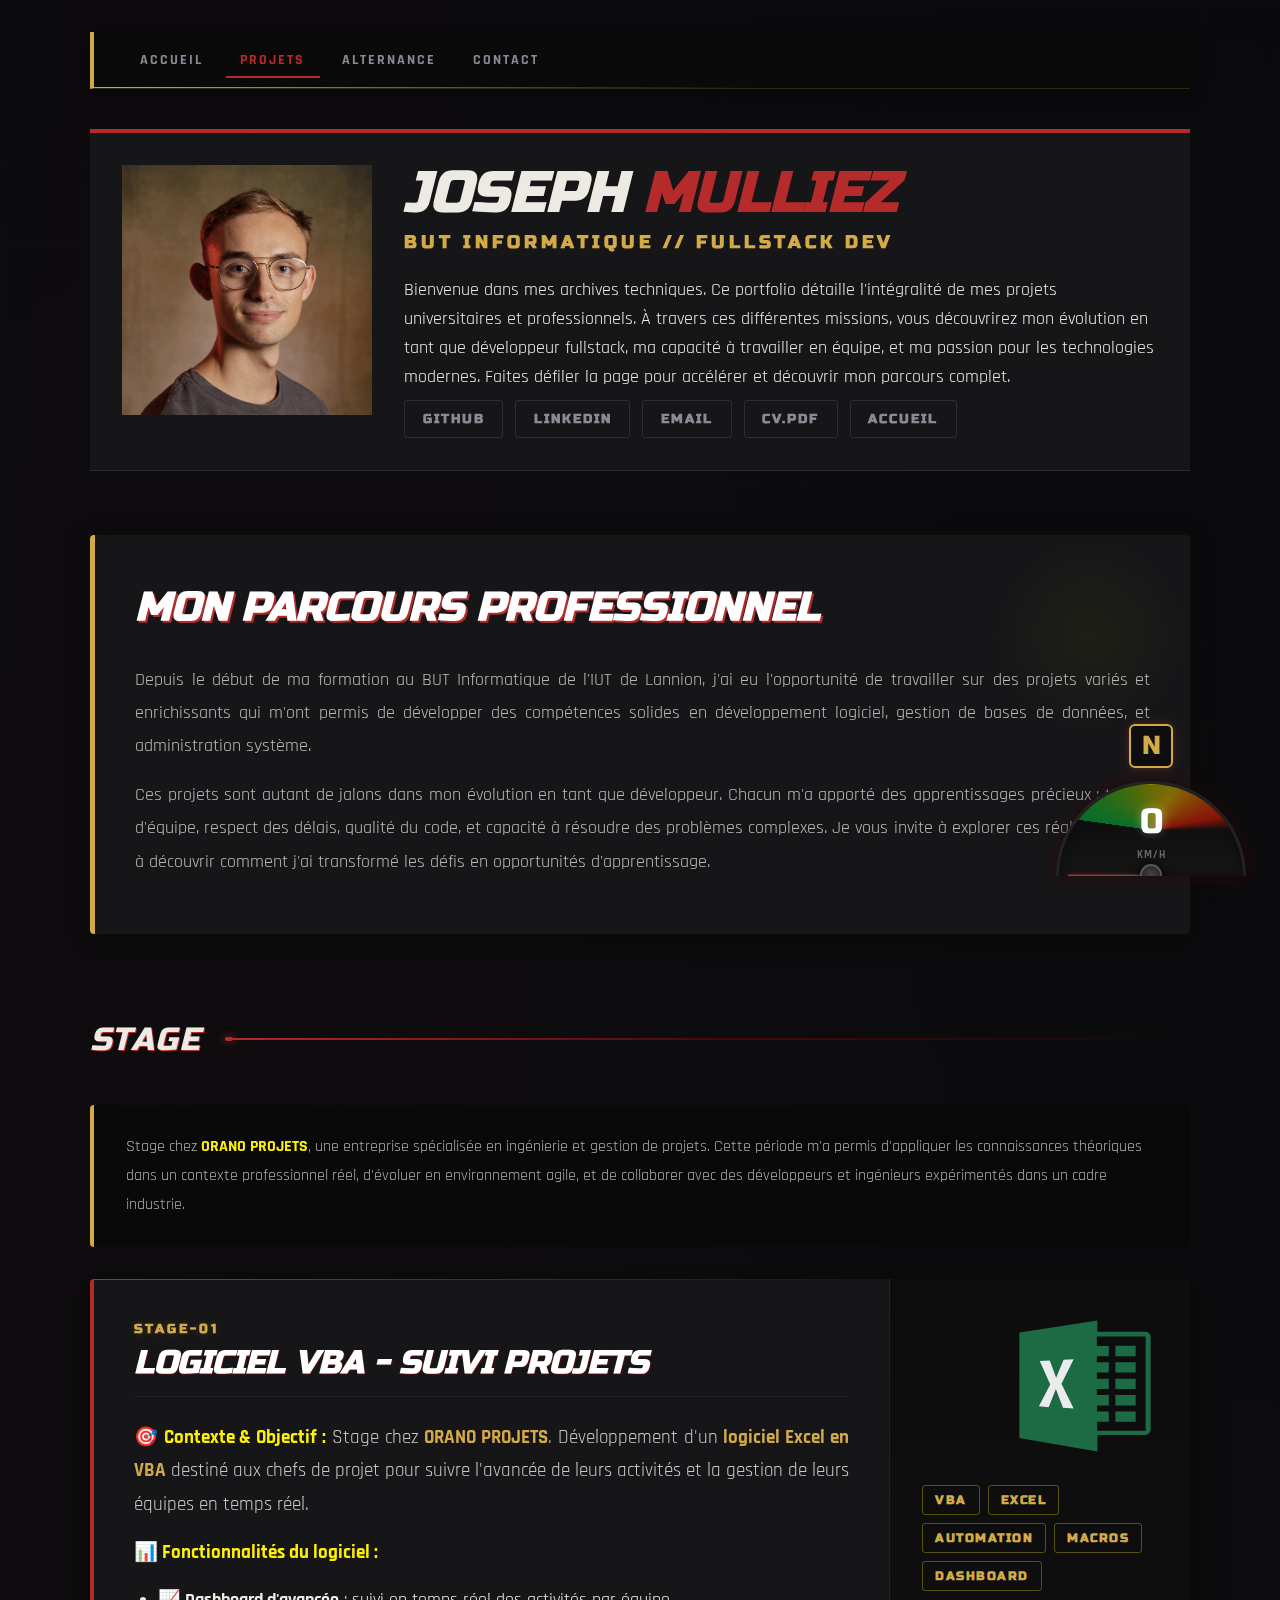
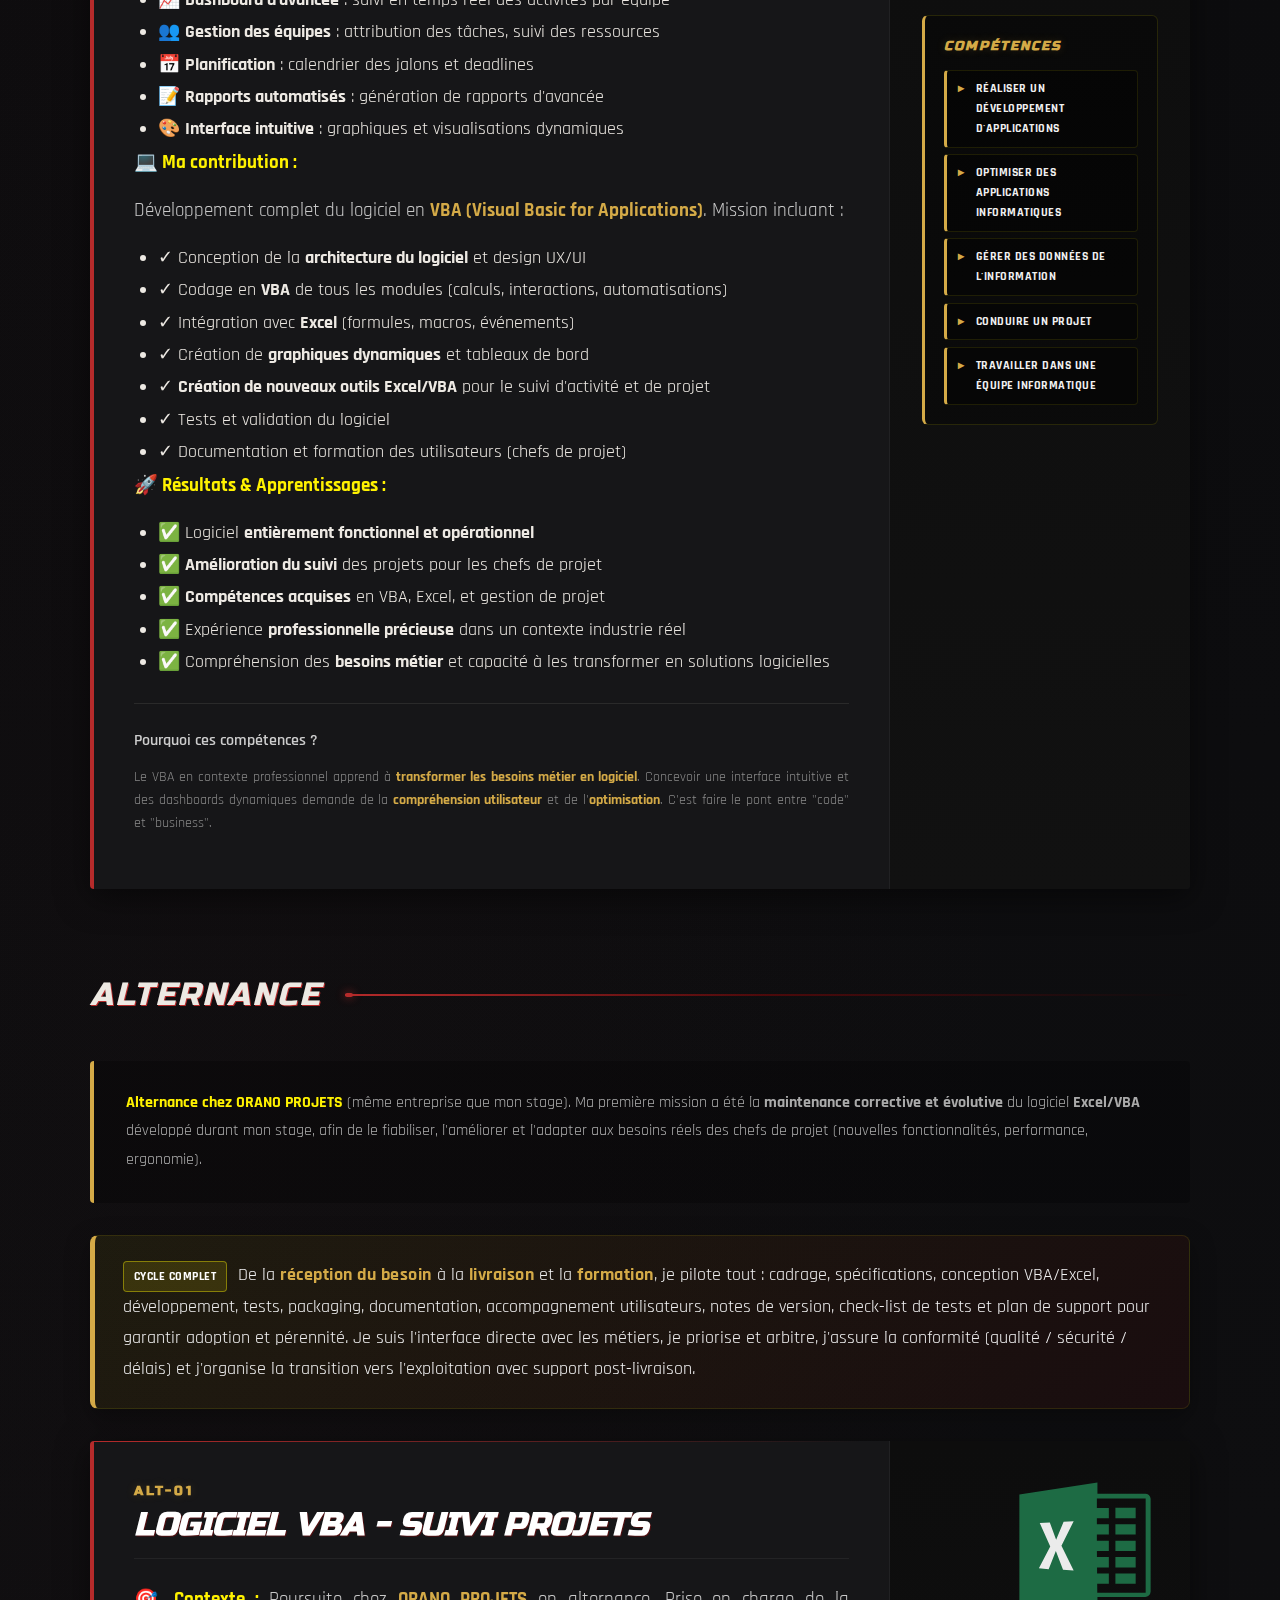
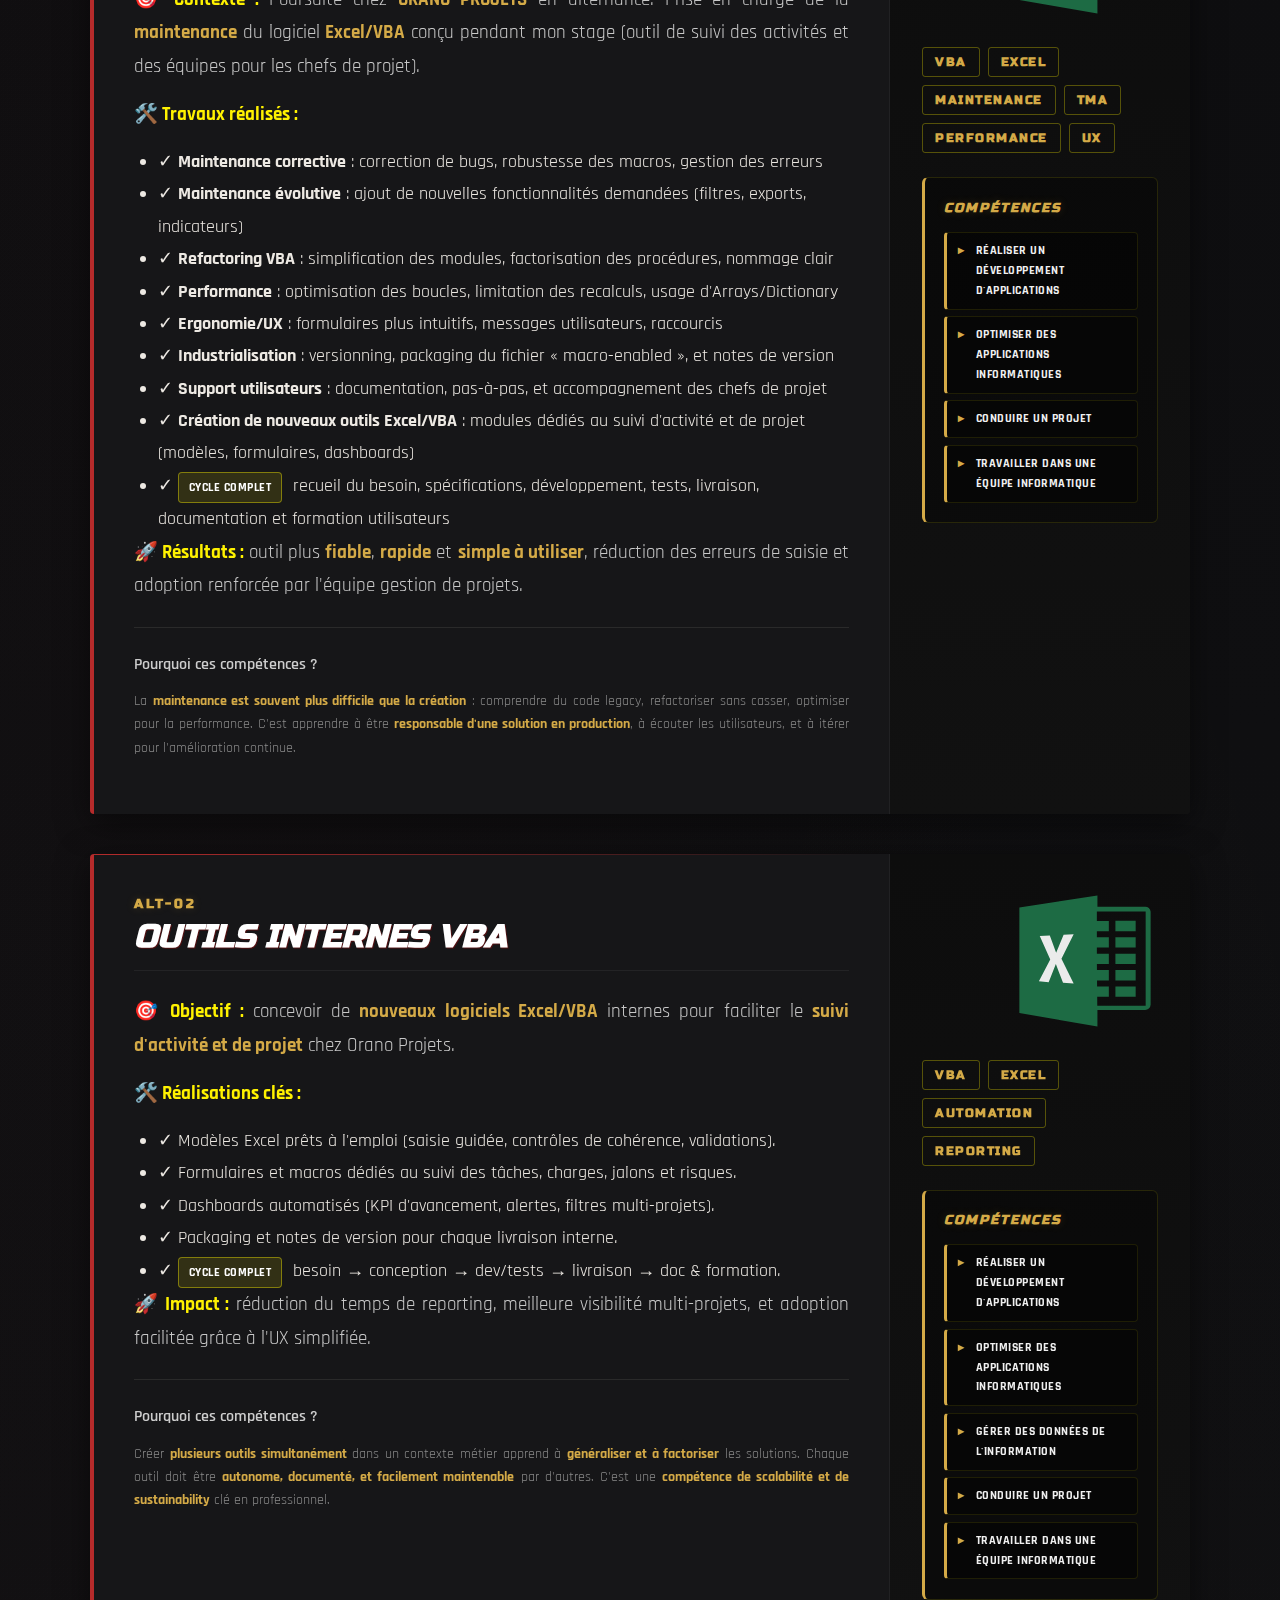
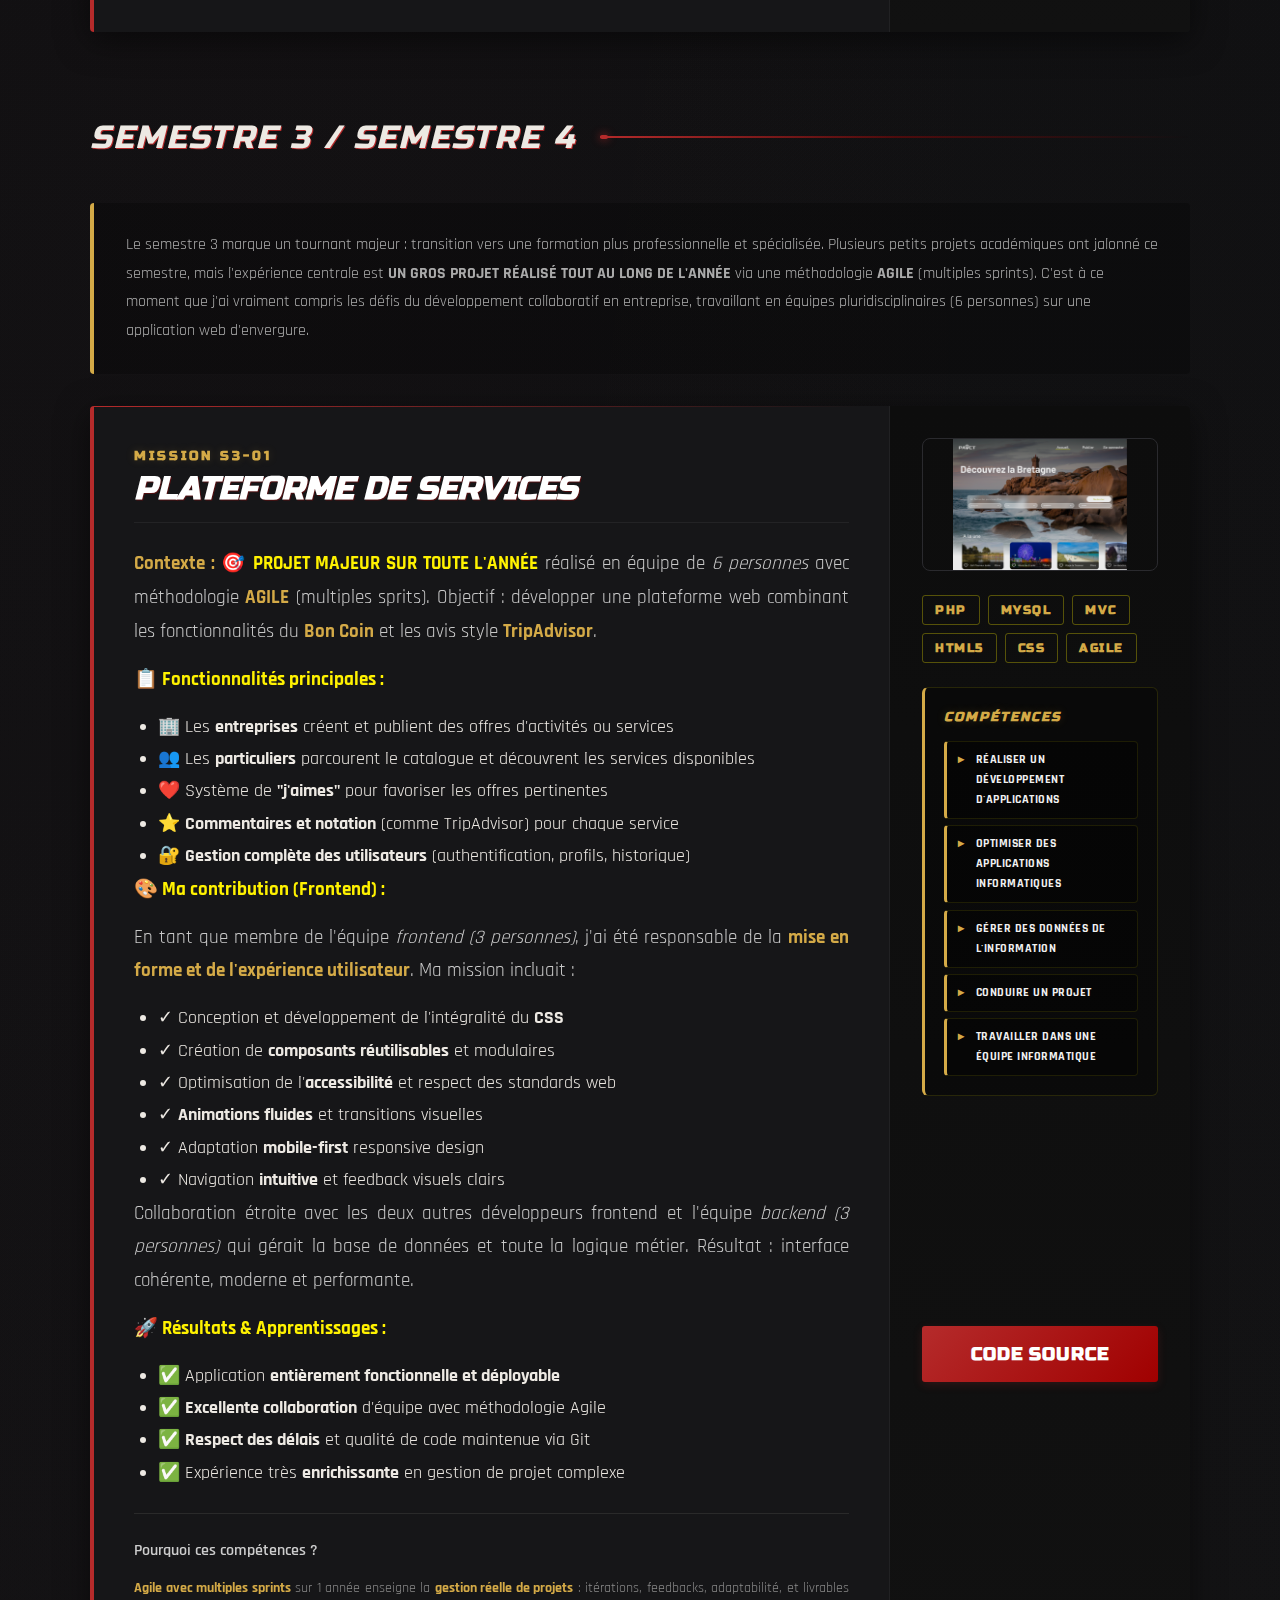
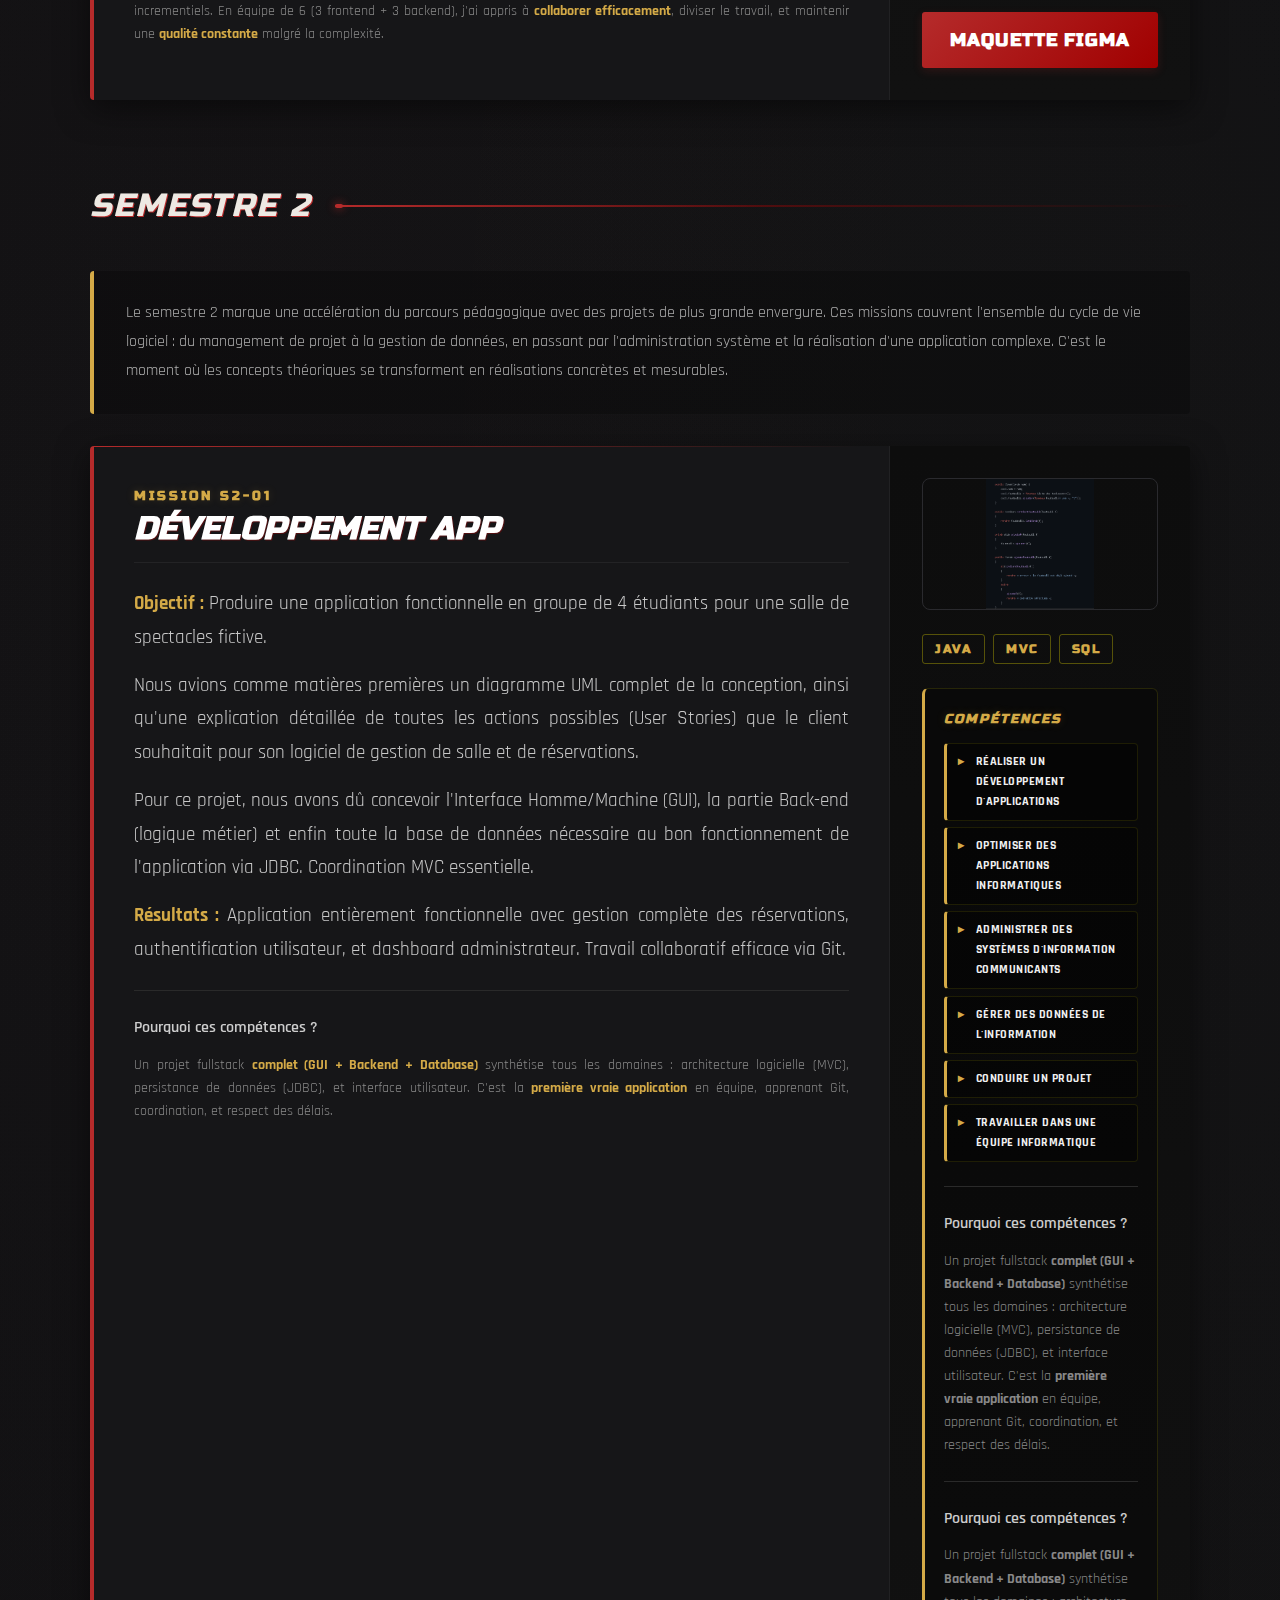
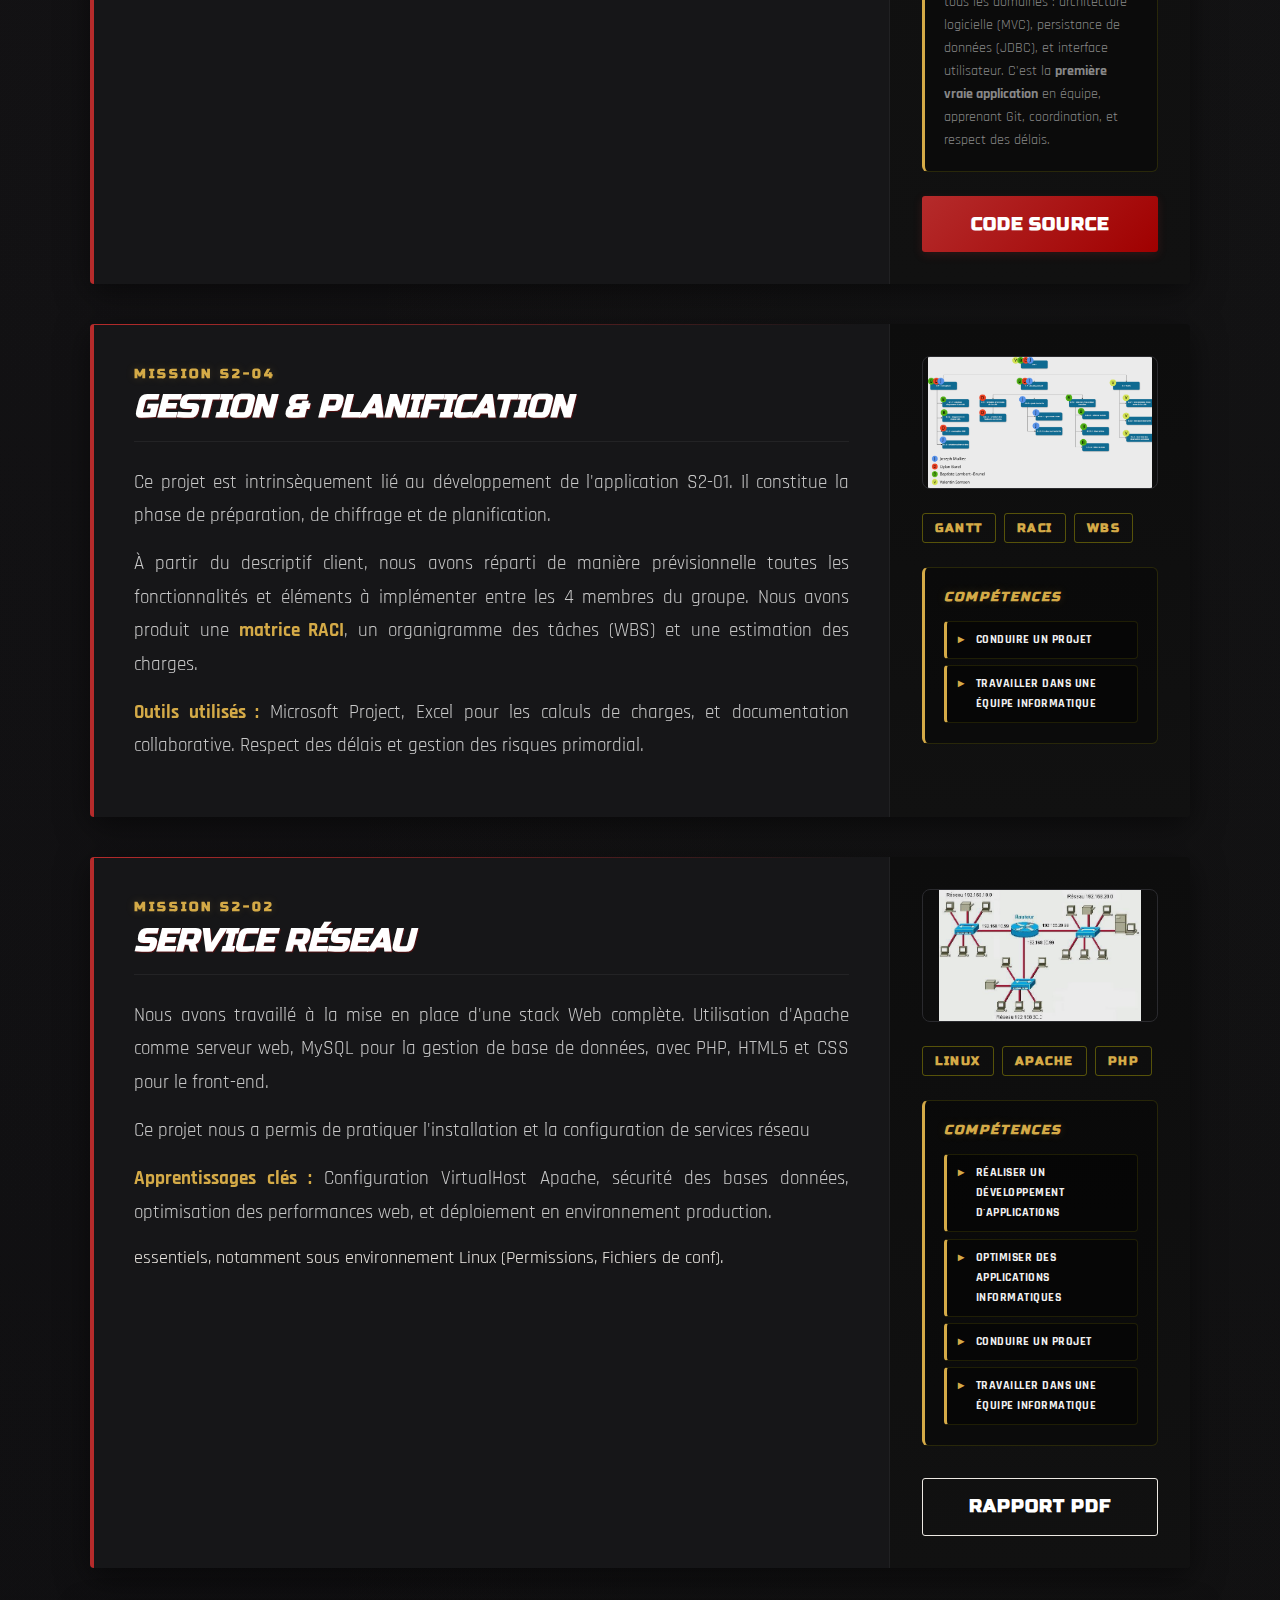
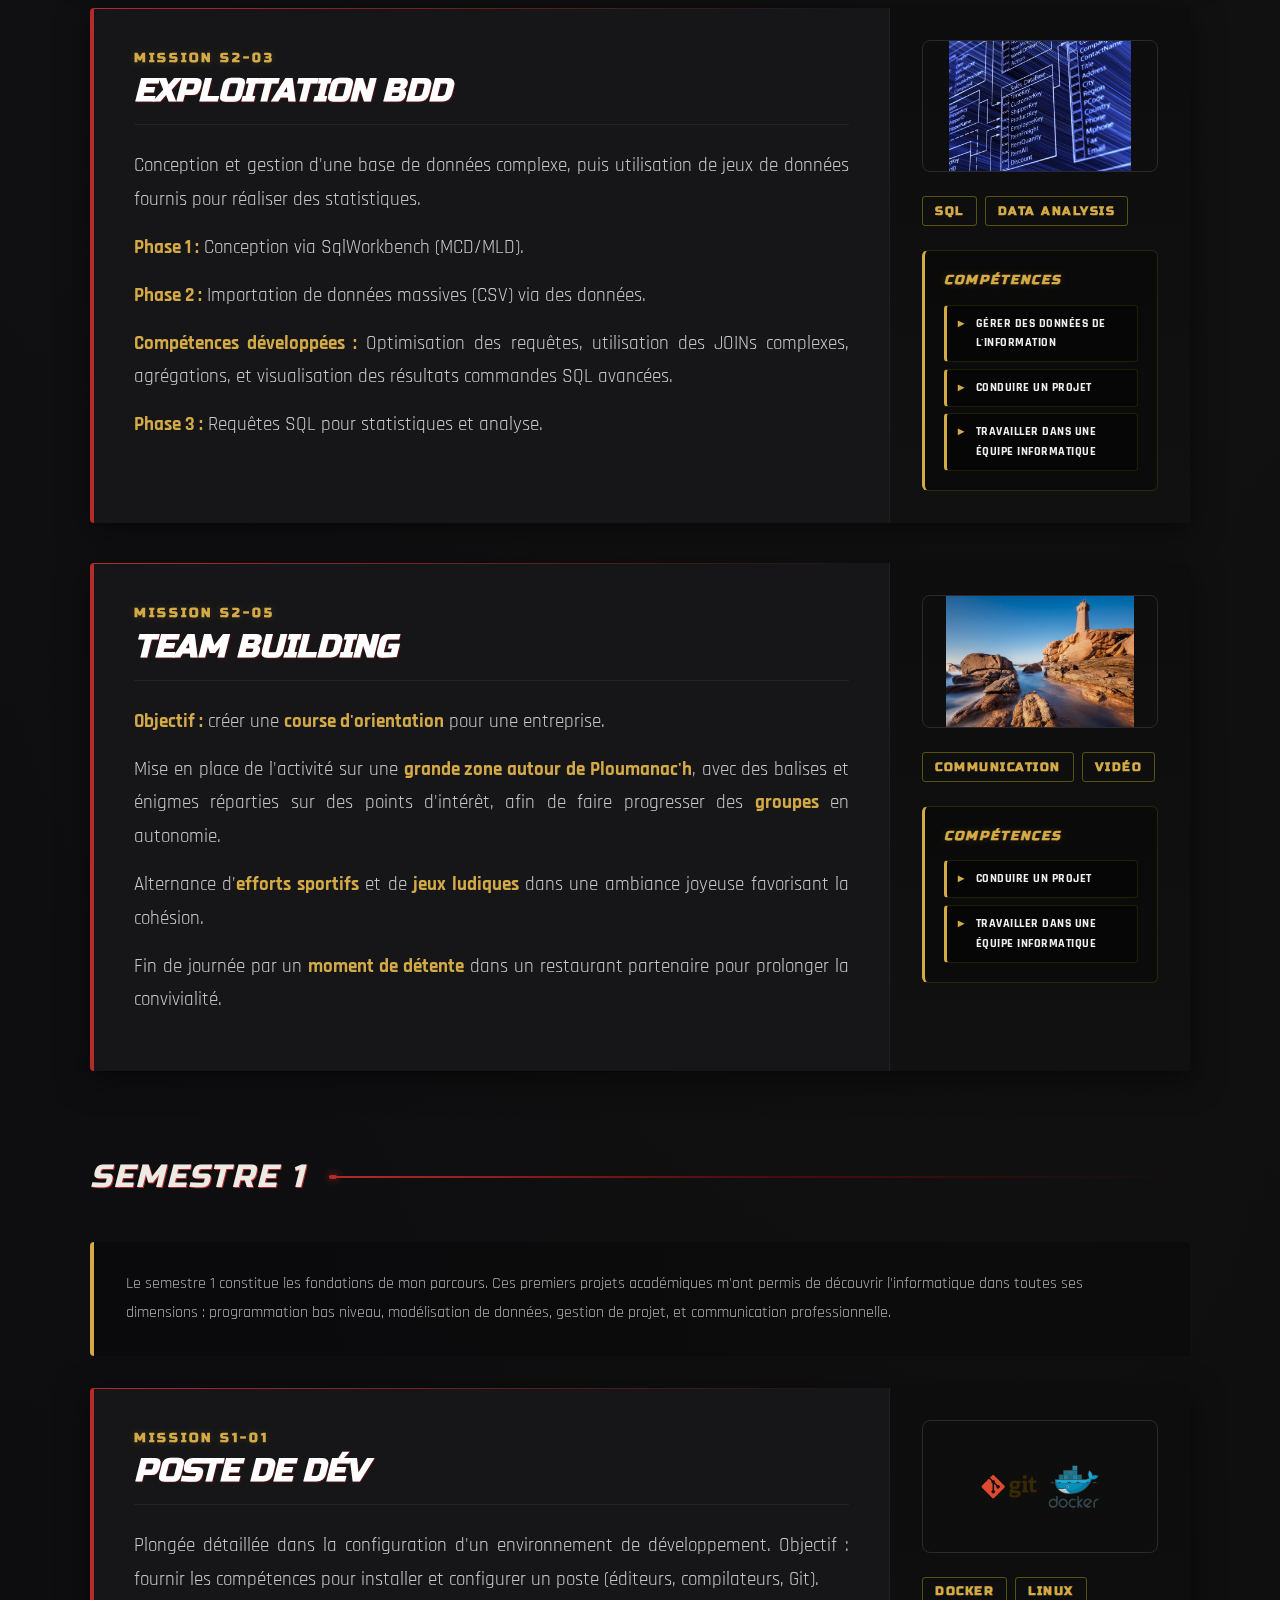
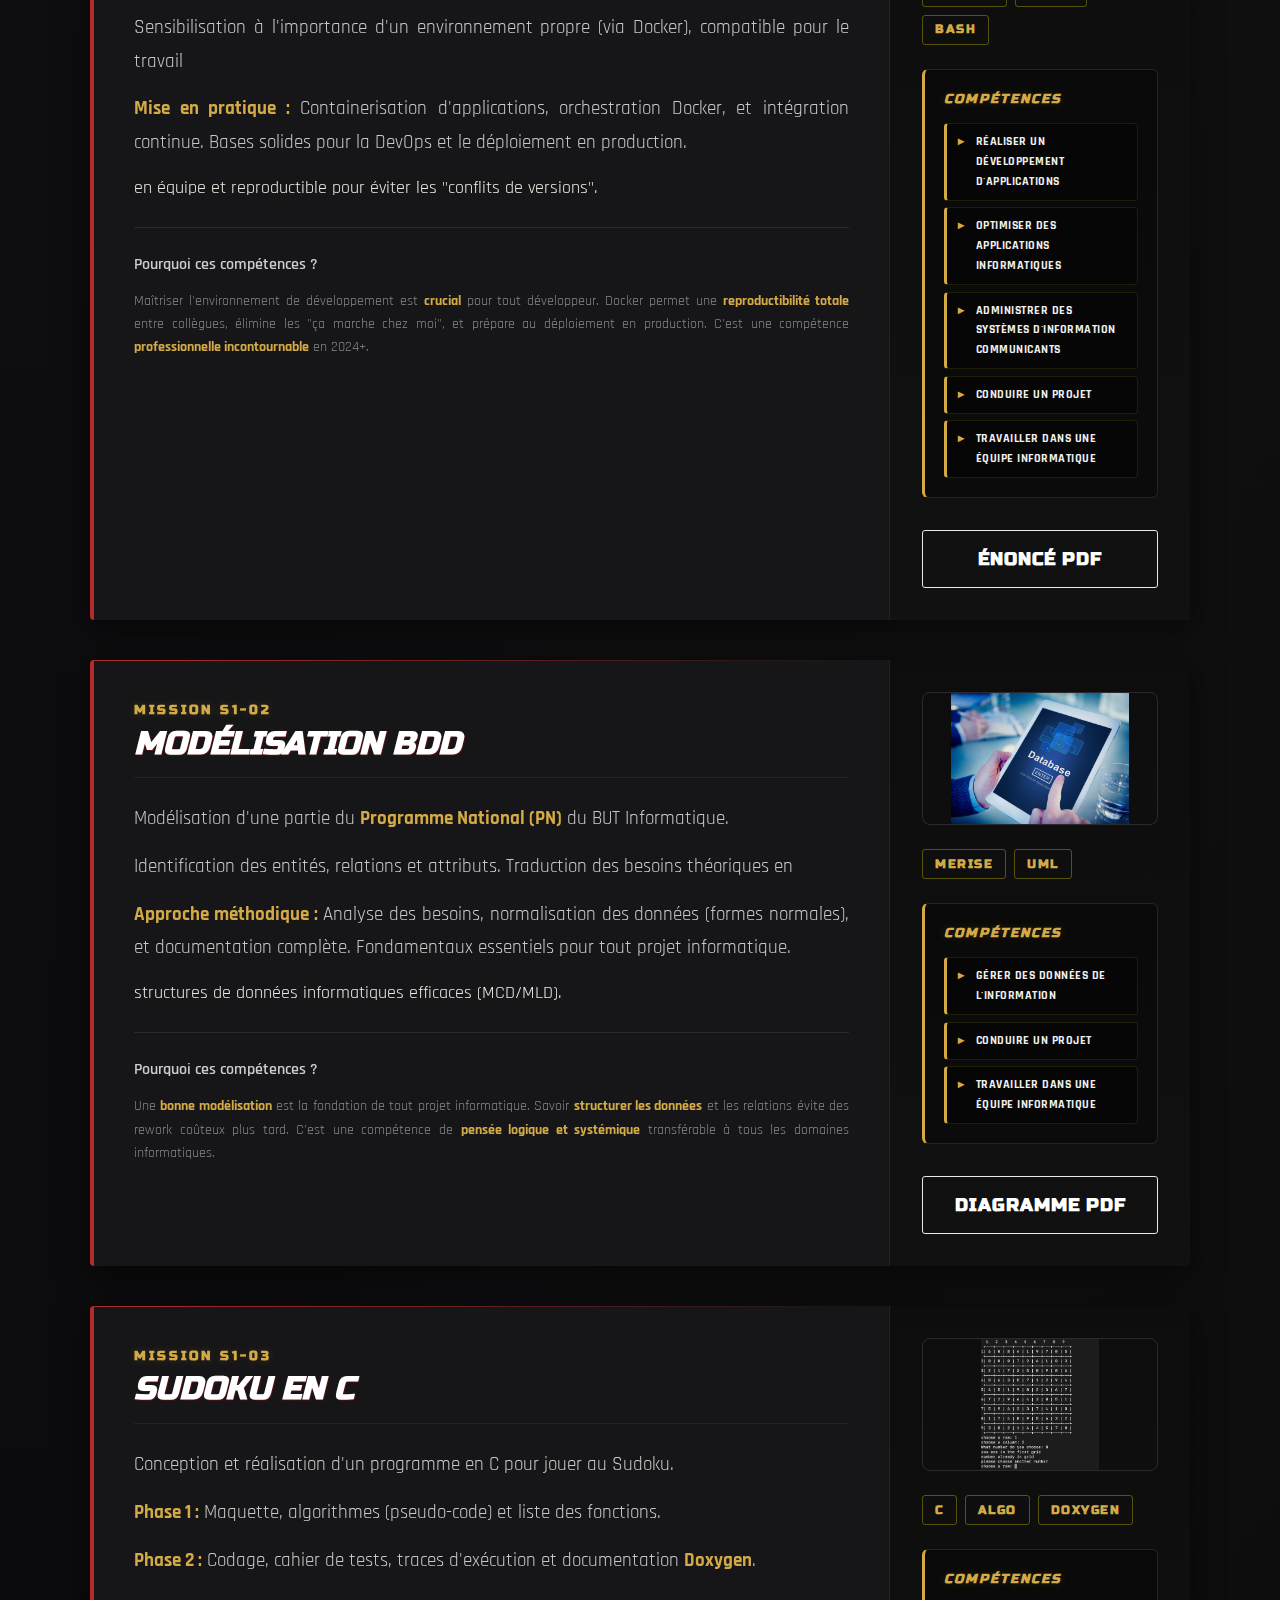
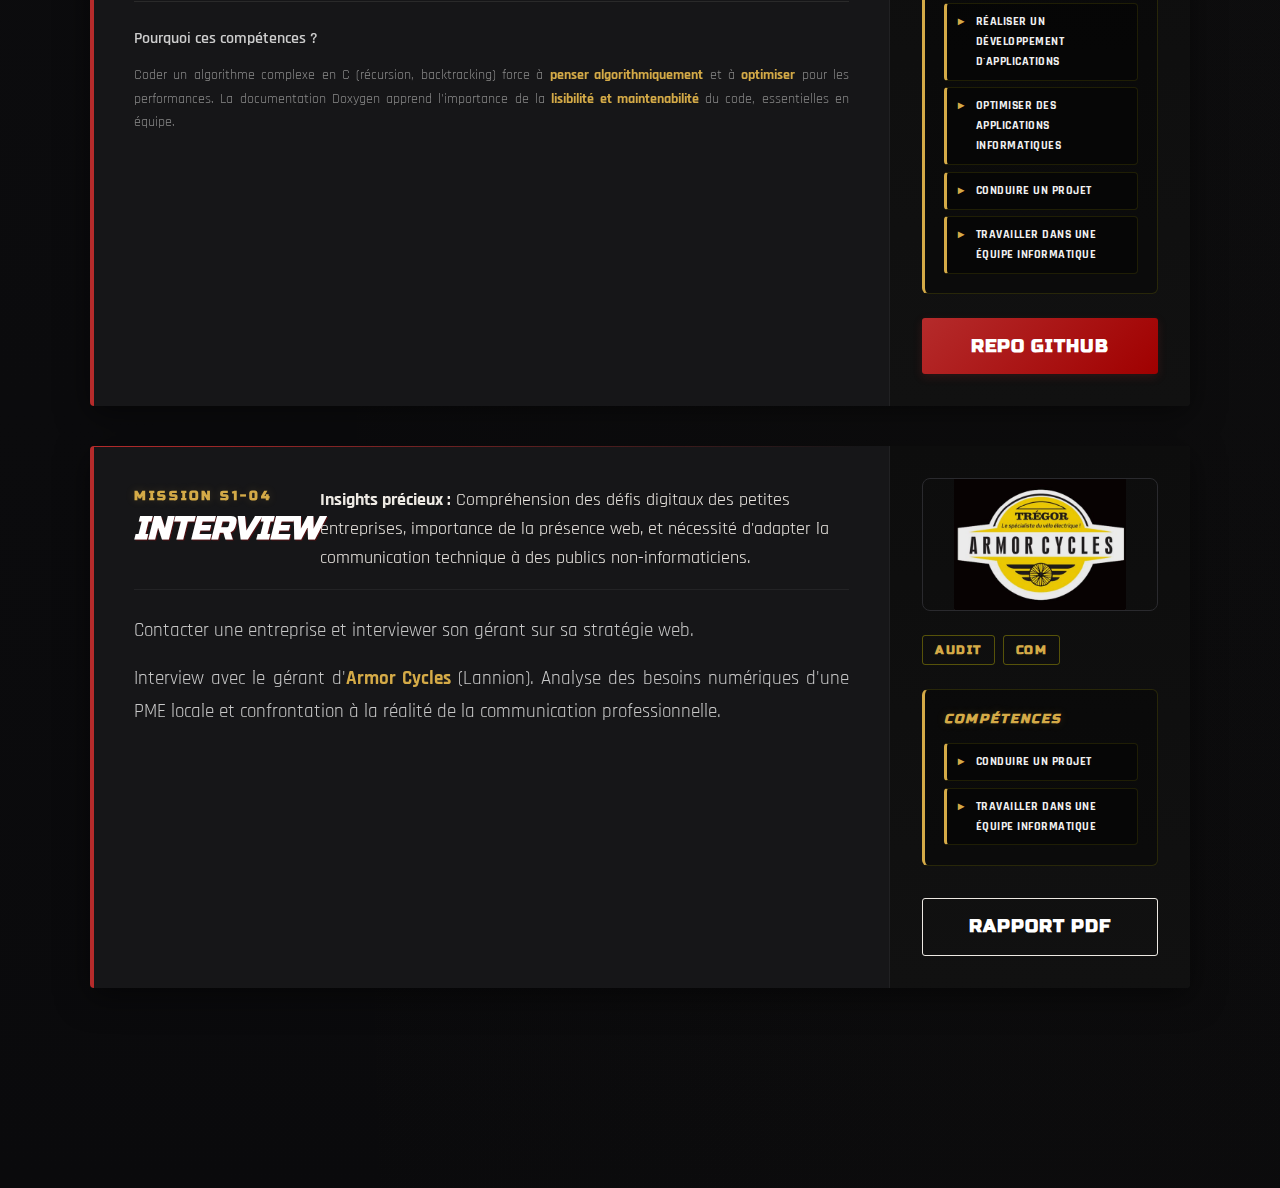
<file: test/projets_temp.html>
<!DOCTYPE html>
<html lang="fr">

<head>
    <meta charset="UTF-8">
    <meta name="viewport" content="width=device-width, initial-scale=1.0">
    <title>JMulliez - Full Telemetry</title>
    <meta name="description" content="Portfolio Joseph Mulliez - BUT Informatique">

    <!-- Polices Racing / Tech -->
    <link rel="preconnect" href="https://fonts.googleapis.com">
    <link rel="preconnect" href="https://fonts.gstatic.com" crossorigin>
    <link href="https://fonts.googleapis.com/css2?family=Rajdhani:wght@400;500;600;700&family=Russo+One&display=swap"
        rel="stylesheet">

    <link rel="stylesheet" href="portfolio.css">
</head>

<body>

    <!-- COMPTEUR DE VITESSE (HUD) -->
    <div id="speedometer-container">
        <div class="gear-indicator" id="gear">N</div>
        <div class="gauge-body">
            <div class="gauge-rim"></div>
            <div class="needle" id="needle"></div>
            <div class="needle-center"></div>
            <div class="speed-readout">
                <span class="speed-value" id="speed-val">0</span>
                <span class="speed-unit">KM/H</span>
            </div>
        </div>
    </div>

    <div class="container">

        <!-- NAVIGATION -->
        <nav class="main-nav">
            <ul class="nav-menu">
                <li><a href="index.html" class="nav-link">ACCUEIL</a></li>
                <li><a href="projets.html" class="nav-link active">PROJETS</a></li>
                <li><a href="alternance.html" class="nav-link">ALTERNANCE</a></li>
                <li><a href="contact.html" class="nav-link">CONTACT</a></li>
            </ul>
        </nav>

        <!-- HEADER -->
        <header class="hero-section">
            <div class="profile-pic">
                <img src="assets/images/pp.jpg" alt="Joseph Mulliez">
            </div>
            <div class="hero-text">
                <h1>Joseph <span>Mulliez</span></h1>
                <div class="hero-role">BUT INFORMATIQUE // FULLSTACK DEV</div>
                <p>
                    Bienvenue dans mes archives techniques. Ce portfolio détaille l'intégralité de mes projets
                    universitaires et professionnels. À travers ces différentes missions, vous découvrirez mon évolution
                    en tant que développeur fullstack, ma capacité à travailler en équipe, et ma passion pour les technologies modernes.
                    Faites défiler la page pour accélérer et découvrir mon parcours complet.
                </p>
                <div class="social-links">
                    <a href="https://github.com/jmulliez" class="btn-social">GITHUB</a>
                    <a href="https://linkedin.com" class="btn-social">LINKEDIN</a>
                    <a href="mailto:ton-email@gmail.com" class="btn-social">EMAIL</a>
                    <a href="assets/pdf/CV.pdf" class="btn-social">CV.PDF</a>
                    <a href="index.html" class="btn-social">ACCUEIL</a>
                </div>
            </div>
        </header>

        <!-- INTRODUCTION GÉNÉRALE -->
        <section class="intro-section">
            <h2>Mon Parcours Professionnel</h2>
            <p>Depuis le début de ma formation au BUT Informatique de l'IUT de Lannion, j'ai eu l'opportunité de 
            travailler sur des projets variés et enrichissants qui m'ont permis de développer des compétences solides 
            en développement logiciel, gestion de bases de données, et administration système.</p>
            <p>Ces projets sont autant de jalons dans mon évolution en tant que développeur. Chacun m'a apporté des 
            apprentissages précieux : travail d'équipe, respect des délais, qualité du code, et capacité à résoudre 
            des problèmes complexes. Je vous invite à explorer ces réalisations et à découvrir comment j'ai transformé 
            les défis en opportunités d'apprentissage.</p>
        </section>

        <!-- STAGE -->
        <div class="season-header">
            <div class="season-title">STAGE</div>
            <div class="season-line"></div>
        </div>
        <div class="season-intro">
            <p>Stage chez <strong style="color: #FFF200;">ORANO PROJETS</strong>, une entreprise spécialisée en ingénierie et gestion de projets. Cette période m'a permis d'appliquer les connaissances théoriques dans un contexte professionnel réel, d'évoluer en environnement agile, et de collaborer avec des développeurs et ingénieurs expérimentés dans un cadre industrie.</p>
        </div>

        <!-- STAGE-P1 -->
        <article class="report-card">
            <div class="report-content">
                <div class="project-header">
                    <div>
                        <div class="project-id">STAGE-01</div>
                        <h3 class="project-title">Logiciel VBA - Suivi Projets</h3>
                    </div>
                </div>
                <div class="report-text">
                    <p><strong style="color: #FFF200;">🎯 Contexte & Objectif :</strong> Stage chez <strong>ORANO PROJETS</strong>. Développement d'un <strong>logiciel Excel en VBA</strong> destiné aux chefs de projet pour suivre l'avancée de leurs activités et la gestion de leurs équipes en temps réel.</p>
                    
                    <p><strong style="color: #FFF200;">📊 Fonctionnalités du logiciel :</strong></p>
                    <ul style="margin-left: 1.5rem; line-height: 1.8;">
                        <li>📈 <strong>Dashboard d'avancée</strong> : suivi en temps réel des activités par équipe</li>
                        <li>👥 <strong>Gestion des équipes</strong> : attribution des tâches, suivi des ressources</li>
                        <li>📅 <strong>Planification</strong> : calendrier des jalons et deadlines</li>
                        <li>📝 <strong>Rapports automatisés</strong> : génération de rapports d'avancée</li>
                        <li>🎨 <strong>Interface intuitive</strong> : graphiques et visualisations dynamiques</li>
                    </ul>
                    
                    <p><strong style="color: #FFF200;">💻 Ma contribution :</strong></p>
                    <p>Développement complet du logiciel en <strong>VBA (Visual Basic for Applications)</strong>. Mission incluant :</p>
                    <ul style="margin-left: 1.5rem; line-height: 1.8;">
                        <li>✓ Conception de la <strong>architecture du logiciel</strong> et design UX/UI</li>
                        <li>✓ Codage en <strong>VBA</strong> de tous les modules (calculs, interactions, automatisations)</li>
                        <li>✓ Intégration avec <strong>Excel</strong> (formules, macros, événements)</li>
                        <li>✓ Création de <strong>graphiques dynamiques</strong> et tableaux de bord</li>
                        <li>✓ <strong>Création de nouveaux outils Excel/VBA</strong> pour le suivi d'activité et de projet</li>
                        <li>✓ Tests et validation du logiciel</li>
                        <li>✓ Documentation et formation des utilisateurs (chefs de projet)</li>
                    </ul>
                    
                    <p><strong style="color: #FFF200;">🚀 Résultats & Apprentissages :</strong></p>
                    <ul style="margin-left: 1.5rem; line-height: 1.8;">
                        <li>✅ Logiciel <strong>entièrement fonctionnel et opérationnel</strong></li>
                        <li>✅ <strong>Amélioration du suivi</strong> des projets pour les chefs de projet</li>
                        <li>✅ <strong>Compétences acquises</strong> en VBA, Excel, et gestion de projet</li>
                        <li>✅ Expérience <strong>professionnelle précieuse</strong> dans un contexte industrie réel</li>
                        <li>✅ Compréhension des <strong>besoins métier</strong> et capacité à les transformer en solutions logicielles</li>
                    </ul>
                    
                    <div class="competence-explanation">
                        <h5>Pourquoi ces compétences ?</h5>
                        <p>Le VBA en contexte professionnel apprend à <strong>transformer les besoins métier en logiciel</strong>. Concevoir une interface intuitive et des dashboards dynamiques demande de la <strong>compréhension utilisateur</strong> et de l'<strong>optimisation</strong>. C'est faire le pont entre "code" et "business".</p>
                    </div>
                </div>
            </div>
            <div class="report-specs">
                <img src="assets/images/VscodeIconsFileTypeExcel2.svg" height="150px" width="150px" style="margin-left: 2.5em;" alt="Projet Stage">
                <div class="tech-tags"><span class="tag">VBA</span><span class="tag">EXCEL</span><span class="tag">AUTOMATION</span><span class="tag">MACROS</span><span class="tag">DASHBOARD</span></div>
                <div class="specs-box">
                    <h4>COMPÉTENCES</h4>
                    <ul class="specs-list">
                        <li>Réaliser un développement d'applications</li>
                        <li>Optimiser des applications informatiques</li>
                        <li>Gérer des données de l'information</li>
                        <li>Conduire un projet</li>
                        <li>Travailler dans une équipe informatique</li>
                    </ul>
                </div>
            </div>
        </article>

        <!-- ALTERNANCE -->
        <div class="season-header">
            <div class="season-title">ALTERNANCE</div>
            <div class="season-line"></div>
        </div>
        <div class="season-intro">
            <p><strong style="color: #FFF200;">Alternance chez ORANO PROJETS</strong> (même entreprise que mon stage).
            Ma première mission a été la <strong>maintenance corrective et évolutive</strong> du logiciel <strong>Excel/VBA</strong>
            développé durant mon stage, afin de le fiabiliser, l'améliorer et l'adapter aux besoins réels des chefs de projet
            (nouvelles fonctionnalités, performance, ergonomie).</p>
        </div>

        <div class="lifecycle-callout">
            <span class="badge-cycle">Cycle complet</span>
            De la <strong>réception du besoin</strong> à la <strong>livraison</strong> et la <strong>formation</strong>, je pilote tout : cadrage, spécifications, conception VBA/Excel, développement, tests, packaging, documentation, accompagnement utilisateurs, notes de version, check-list de tests et plan de support pour garantir adoption et pérennité. Je suis l'interface directe avec les métiers, je priorise et arbitre, j'assure la conformité (qualité / sécurité / délais) et j'organise la transition vers l'exploitation avec support post-livraison.
        </div>

        <!-- ALT-P1 -->
        <article class="report-card">
            <div class="report-content">
                <div class="project-header">
                    <div>
                        <div class="project-id">ALT-01</div>
                        <h3 class="project-title">Logiciel VBA - Suivi Projets</h3>
                    </div>
                </div>
                <div class="report-text">
                    <p><strong style="color: #FFF200;">🎯 Contexte :</strong> Poursuite chez <strong>ORANO PROJETS</strong> en alternance.
                    Prise en charge de la <strong>maintenance</strong> du logiciel <strong>Excel/VBA</strong> conçu pendant mon stage
                    (outil de suivi des activités et des équipes pour les chefs de projet).</p>

                    <p><strong style="color: #FFF200;">🛠️ Travaux réalisés :</strong></p>
                    <ul style="margin-left: 1.5rem; line-height: 1.8;">
                        <li>✓ <strong>Maintenance corrective</strong> : correction de bugs, robustesse des macros, gestion des erreurs</li>
                        <li>✓ <strong>Maintenance évolutive</strong> : ajout de nouvelles fonctionnalités demandées (filtres, exports, indicateurs)</li>
                        <li>✓ <strong>Refactoring VBA</strong> : simplification des modules, factorisation des procédures, nommage clair</li>
                        <li>✓ <strong>Performance</strong> : optimisation des boucles, limitation des recalculs, usage d'Arrays/Dictionary</li>
                        <li>✓ <strong>Ergonomie/UX</strong> : formulaires plus intuitifs, messages utilisateurs, raccourcis</li>
                        <li>✓ <strong>Industrialisation</strong> : versionning, packaging du fichier « macro-enabled », et notes de version</li>
                        <li>✓ <strong>Support utilisateurs</strong> : documentation, pas-à-pas, et accompagnement des chefs de projet</li>
                        <li>✓ <strong>Création de nouveaux outils Excel/VBA</strong> : modules dédiés au suivi d'activité et de projet (modèles, formulaires, dashboards)</li>
                        <li>✓ <strong><span class="badge-cycle">Cycle complet</span></strong> recueil du besoin, spécifications, développement, tests, livraison, documentation et formation utilisateurs</li>
                    </ul>

                    <p><strong style="color: #FFF200;">🚀 Résultats :</strong> outil plus <strong>fiable</strong>,
                    <strong>rapide</strong> et <strong>simple à utiliser</strong>, réduction des erreurs de saisie et
                    adoption renforcée par l'équipe gestion de projets.</p>
                    
                    <div class="competence-explanation">
                        <h5>Pourquoi ces compétences ?</h5>
                        <p>La <strong>maintenance est souvent plus difficile que la création</strong> : comprendre du code legacy, refactoriser sans casser, optimiser pour la performance. C'est apprendre à être <strong>responsable d'une solution en production</strong>, à écouter les utilisateurs, et à itérer pour l'amélioration continue.</p>
                    </div>
                </div>
            </div>
            <div class="report-specs">
                <img src="assets/images/VscodeIconsFileTypeExcel2.svg" height="150px" width="150px" style="margin-left: 2.5em;" alt="Maintenance Logiciel VBA">
                <div class="tech-tags"><span class="tag">VBA</span><span class="tag">EXCEL</span><span class="tag">MAINTENANCE</span><span class="tag">TMA</span><span class="tag">PERFORMANCE</span><span class="tag">UX</span></div>
                <div class="specs-box">
                    <h4>COMPÉTENCES</h4>
                    <ul class="specs-list">
                        <li>Réaliser un développement d'applications</li>
                        <li>Optimiser des applications informatiques</li>
                        <li>Conduire un projet</li>
                        <li>Travailler dans une équipe informatique</li>
                    </ul>
                </div>
            </div>
        </article>

        <!-- ALT-P2 -->
        <article class="report-card">
            <div class="report-content">
                <div class="project-header">
                    <div>
                        <div class="project-id">ALT-02</div>
                        <h3 class="project-title">Outils internes VBA</h3>
                    </div>
                </div>
                <div class="report-text">
                    <p><strong style="color: #FFF200;">🎯 Objectif :</strong> concevoir de <strong>nouveaux logiciels Excel/VBA</strong> internes pour faciliter le <strong>suivi d'activité et de projet</strong> chez Orano Projets.</p>
                    <p><strong style="color: #FFF200;">🛠️ Réalisations clés :</strong></p>
                    <ul style="margin-left: 1.5rem; line-height: 1.8;">
                        <li>✓ Modèles Excel prêts à l'emploi (saisie guidée, contrôles de cohérence, validations).</li>
                        <li>✓ Formulaires et macros dédiés au suivi des tâches, charges, jalons et risques.</li>
                        <li>✓ Dashboards automatisés (KPI d'avancement, alertes, filtres multi-projets).</li>
                        <li>✓ Packaging et notes de version pour chaque livraison interne.</li>
                        <li>✓ <strong><span class="badge-cycle">Cycle complet</span></strong> besoin → conception → dev/tests → livraison → doc & formation.</li>
                    </ul>
                    <p><strong style="color: #FFF200;">🚀 Impact :</strong> réduction du temps de reporting, meilleure visibilité multi-projets, et adoption facilitée grâce à l'UX simplifiée.</p>                    
                    <div class="competence-explanation">
                        <h5>Pourquoi ces compétences ?</h5>
                        <p>Créer <strong>plusieurs outils simultanément</strong> dans un contexte métier apprend à <strong>généraliser et à factoriser</strong> les solutions. Chaque outil doit être <strong>autonome, documenté, et facilement maintenable</strong> par d'autres. C'est une <strong>compétence de scalabilité et de sustainability</strong> clé en professionnel.</p>
                    </div>                </div>
            </div>
            <div class="report-specs">
                <img src="assets/images/VscodeIconsFileTypeExcel2.svg" height="150px" width="150px" style="margin-left: 2.5em;" alt="Outils internes VBA">
                <div class="tech-tags"><span class="tag">VBA</span><span class="tag">EXCEL</span><span class="tag">AUTOMATION</span><span class="tag">REPORTING</span></div>
                <div class="specs-box">
                    <h4>COMPÉTENCES</h4>
                    <ul class="specs-list">
                        <li>Réaliser un développement d'applications</li>
                        <li>Optimiser des applications informatiques</li>
                        <li>Gérer des données de l'information</li>
                        <li>Conduire un projet</li>
                        <li>Travailler dans une équipe informatique</li>
                    </ul>
                </div>
            </div>
        </article>

        <!-- SEMESTRE 3 -->
        <div class="season-header">
            <div class="season-title">SEMESTRE 3 / SEMESTRE 4</div>
            <div class="season-line"></div>
        </div>
        <div class="season-intro">
            <p>Le semestre 3 marque un tournant majeur : transition vers une formation plus professionnelle et spécialisée. Plusieurs petits projets académiques ont jalonné ce semestre, mais l'expérience centrale est <strong>UN GROS PROJET RÉALISÉ TOUT AU LONG DE L'ANNÉE</strong> via une méthodologie <strong>AGILE</strong> (multiples sprints). C'est à ce moment que j'ai vraiment compris les défis du développement collaboratif en entreprise, travaillant en équipes pluridisciplinaires (6 personnes) sur une application web d'envergure.</p>
        </div>

        <!-- S3-P1 -->
        <article class="report-card">
            <div class="report-content">
                <div class="project-header">
                    <div>
                        <div class="project-id">MISSION S3-01</div>
                        <h3 class="project-title">Plateforme de Services</h3>
                    </div>
                </div>
                <div class="report-text">
                    <p><strong>Contexte :</strong> <strong style="color: #FFF200;">🎯 PROJET MAJEUR SUR TOUTE L'ANNÉE</strong> réalisé en équipe de <em>6 personnes</em> avec méthodologie <strong>AGILE</strong> (multiples sprits). Objectif : développer une plateforme web combinant les fonctionnalités du <strong>Bon Coin</strong> et les avis style <strong>TripAdvisor</strong>.</p>
                    
                    <p><strong style="color: #FFF200;">📋 Fonctionnalités principales :</strong></p>
                    <ul style="margin-left: 1.5rem; line-height: 1.8;">
                        <li>🏢 Les <strong>entreprises</strong> créent et publient des offres d'activités ou services</li>
                        <li>👥 Les <strong>particuliers</strong> parcourent le catalogue et découvrent les services disponibles</li>
                        <li>❤️ Système de <strong>"j'aimes"</strong> pour favoriser les offres pertinentes</li>
                        <li>⭐ <strong>Commentaires et notation</strong> (comme TripAdvisor) pour chaque service</li>
                        <li>🔐 <strong>Gestion complète des utilisateurs</strong> (authentification, profils, historique)</li>
                    </ul>
                    
                    <p><strong style="color: #FFF200;">🎨 Ma contribution (Frontend) :</strong></p>
                    <p>En tant que membre de l'équipe <em>frontend (3 personnes)</em>, j'ai été responsable de la <strong>mise en forme et de l'expérience utilisateur</strong>. Ma mission incluait :</p>
                    <ul style="margin-left: 1.5rem; line-height: 1.8;">
                        <li>✓ Conception et développement de l'intégralité du <strong>CSS</strong></li>
                        <li>✓ Création de <strong>composants réutilisables</strong> et modulaires</li>
                        <li>✓ Optimisation de l'<strong>accessibilité</strong> et respect des standards web</li>
                        <li>✓ <strong>Animations fluides</strong> et transitions visuelles</li>
                        <li>✓ Adaptation <strong>mobile-first</strong> responsive design</li>
                        <li>✓ Navigation <strong>intuitive</strong> et feedback visuels clairs</li>
                    </ul>
                    <p>Collaboration étroite avec les deux autres développeurs frontend et l'équipe <em>backend (3 personnes)</em> qui gérait la base de données et toute la logique métier. Résultat : interface cohérente, moderne et performante.</p>
                    
                    <p><strong style="color: #FFF200;">🚀 Résultats & Apprentissages :</strong></p>
                    <ul style="margin-left: 1.5rem; line-height: 1.8;">
                        <li>✅ Application <strong>entièrement fonctionnelle et déployable</strong></li>
                        <li>✅ <strong>Excellente collaboration</strong> d'équipe avec méthodologie Agile</li>
                        <li>✅ <strong>Respect des délais</strong> et qualité de code maintenue via Git</li>
                        <li>✅ Expérience très <strong>enrichissante</strong> en gestion de projet complexe</li>
                    </ul>
                    
                    <div class="competence-explanation">
                        <h5>Pourquoi ces compétences ?</h5>
                        <p><strong>Agile avec multiples sprints</strong> sur 1 année enseigne la <strong>gestion réelle de projets</strong> : itérations, feedbacks, adaptabilité, et livrables incrementiels. En équipe de 6 (3 frontend + 3 backend), j'ai appris à <strong>collaborer efficacement</strong>, diviser le travail, et maintenir une <strong>qualité constante</strong> malgré la complexité.</p>
                    </div>
                </div>
            </div>
            <div class="report-specs">
                <img src="assets/images/scooby-team.png" class="project-img" alt="Marketplace">
                <div class="tech-tags"><span class="tag">PHP</span><span class="tag">MYSQL</span><span class="tag">MVC</span><span class="tag">HTML5</span><span class="tag">CSS</span><span class="tag">AGILE</span></div>
                <div class="specs-box">
                    <h4>COMPÉTENCES</h4>
                    <ul class="specs-list">
                        <li>Réaliser un développement d'applications</li>
                        <li>Optimiser des applications informatiques</li>
                        <li>Gérer des données de l'information</li>
                        <li>Conduire un projet</li>
                        <li>Travailler dans une équipe informatique</li>
                    </ul>
                </div>
                <a href="https://github.com/LucasOtw/SAE3_ScoobyTeam" target="_blank" class="btn-action">CODE SOURCE</a>
                <a href="https://www.figma.com/proto/3Cri5T5PzV2oJHWtjKxsca/SAE-3-4?node-id=814-8986&starting-point-node-id=814%3A8986" target="_blank" class="btn-action">MAQUETTE FIGMA</a>
            </div>
        </article>

        <!-- SEMESTRE 2 -->
        <div class="season-header">
            <div class="season-title">SEMESTRE 2</div>
            <div class="season-line"></div>
        </div>
        <div class="season-intro">
            <p>Le semestre 2 marque une accélération du parcours pédagogique avec des projets de plus grande envergure. 
            Ces missions couvrent l'ensemble du cycle de vie logiciel : du management de projet à la gestion de données, 
            en passant par l'administration système et la réalisation d'une application complexe. C'est le moment où les 
            concepts théoriques se transforment en réalisations concrètes et mesurables.</p>
        </div>

        <!-- S2-P1 -->
        <article class="report-card">
            <div class="report-content">
                <div class="project-header">
                    <div>
                        <div class="project-id">MISSION S2-01</div>
                        <h3 class="project-title">Développement App</h3>
                    </div>
                </div>
                <div class="report-text">
                    <p><strong>Objectif :</strong> Produire une application fonctionnelle en groupe de 4 étudiants pour
                        une salle de spectacles fictive.</p>
                    <p>Nous avions comme matières premières un diagramme UML complet de la conception, ainsi qu'une
                        explication détaillée de toutes les actions possibles (User Stories) que le client souhaitait
                        pour son logiciel de gestion de salle et de réservations.</p>
                    <p>Pour ce projet, nous avons dû concevoir l'Interface Homme/Machine (GUI), la partie Back-end
                        (logique métier) et enfin toute la base de données nécessaire au bon fonctionnement de
                        l'application via JDBC. Coordination MVC essentielle.</p>
                    <p><strong>Résultats :</strong> Application entièrement fonctionnelle avec gestion complète des réservations, authentification utilisateur, et dashboard administrateur. Travail collaboratif efficace via Git.</p>
                    
                    <div class="competence-explanation">
                        <h5>Pourquoi ces compétences ?</h5>
                        <p>Un projet fullstack <strong>complet (GUI + Backend + Database)</strong> synthétise tous les domaines : architecture logicielle (MVC), persistance de données (JDBC), et interface utilisateur. C'est la <strong>première vraie application</strong> en équipe, apprenant Git, coordination, et respect des délais.</p>
                    </div>
                </div>
            </div>
            <div class="report-specs">
                <img src="assets/images/java.PNG" class="project-img" alt="Java App">
                <div class="tech-tags"><span class="tag">JAVA</span><span class="tag">MVC</span><span
                        class="tag">SQL</span></div>
                <div class="specs-box">
                    <h4>COMPÉTENCES</h4>
                    <ul class="specs-list">
                        <li>Réaliser un développement d'applications</li>
                        <li>Optimiser des applications informatiques</li>
                        <li>Administrer des systèmes d'information communicants</li>
                        <li>Gérer des données de l'information</li>
                        <li>Conduire un projet</li>
                        <li>Travailler dans une équipe informatique</li>
                    </ul>                    <div class="competence-explanation">
                        <h5>Pourquoi ces compétences ?</h5>
                        <p>Un projet fullstack <strong>complet (GUI + Backend + Database)</strong> synthétise tous les domaines : architecture logicielle (MVC), persistance de données (JDBC), et interface utilisateur. C'est la <strong>première vraie application</strong> en équipe, apprenant Git, coordination, et respect des délais.</p>
                    </div>                    <div class="competence-explanation">
                        <h5>Pourquoi ces compétences ?</h5>
                        <p>Un projet fullstack <strong>complet (GUI + Backend + Database)</strong> synthétise tous les domaines : architecture logicielle (MVC), persistance de données (JDBC), et interface utilisateur. C'est la <strong>première vraie application</strong> en équipe, apprenant Git, coordination, et respect des délais.</p>
                    </div>
                </div>
                <a href="https://github.com/ChatPardeur/SAE_205/tree/master/SAE_201/src" target="_blank"
                    class="btn-action">CODE SOURCE</a>
            </div>
        </article>

        <!-- S2-P4 (Gestion) -->
        <article class="report-card">
            <div class="report-content">
                <div class="project-header">
                    <div>
                        <div class="project-id">MISSION S2-04</div>
                        <h3 class="project-title">Gestion & Planification</h3>
                    </div>
                </div>
                <div class="report-text">
                    <p>Ce projet est intrinsèquement lié au développement de l'application S2-01. Il constitue la phase
                        de préparation, de chiffrage et de planification.</p>
                    <p>À partir du descriptif client, nous avons réparti de manière prévisionnelle toutes les
                        fonctionnalités et éléments à implémenter entre les 4 membres du groupe. Nous avons produit une
                        <strong>matrice RACI</strong>, un organigramme des tâches (WBS) et une estimation des charges.
                    </p>
                    <p><strong>Outils utilisés :</strong> Microsoft Project, Excel pour les calculs de charges, et documentation collaborative. Respect des délais et gestion des risques primordial.</p>
                </div>
            </div>
            <div class="report-specs">
                <img src="assets/images/OT.png" class="project-img" alt="Gestion Projet">
                <div class="tech-tags"><span class="tag">GANTT</span><span class="tag">RACI</span><span
                        class="tag">WBS</span></div>
                <div class="specs-box">
                    <h4>COMPÉTENCES</h4>
                    <ul class="specs-list">
                        <li>Conduire un projet</li>
                        <li>Travailler dans une équipe informatique</li>
                    </ul>
                </div>
            </div>
        </article>

        <!-- S2-P2 -->
        <article class="report-card">
            <div class="report-content">
                <div class="project-header">
                    <div>
                        <div class="project-id">MISSION S2-02</div>
                        <h3 class="project-title">Service Réseau</h3>
                    </div>
                </div>
                <div class="report-text">
                    <p>Nous avons travaillé à la mise en place d'une stack Web complète. Utilisation d'Apache comme
                        serveur web, MySQL pour la gestion de base de données, avec PHP, HTML5 et CSS pour le front-end.
                    </p>
                    <p>Ce projet nous a permis de pratiquer l'installation et la configuration de services réseau
                    <p><strong>Apprentissages clés :</strong> Configuration VirtualHost Apache, sécurité des bases données, optimisation des performances web, et déploiement en environnement production.</p>
                        essentiels, notamment sous environnement Linux (Permissions, Fichiers de conf).</p>
                </div>
            </div>
            <div class="report-specs">
                <img src="assets/images/service.png" class="project-img" alt="Linux Service">
                <div class="tech-tags"><span class="tag">LINUX</span><span class="tag">APACHE</span><span
                        class="tag">PHP</span></div>
                <div class="specs-box">
                    <h4>COMPÉTENCES</h4>
                    <ul class="specs-list">
                        <li>Réaliser un développement d'applications</li>
                        <li>Optimiser des applications informatiques</li>
                        <li>Conduire un projet</li>
                        <li>Travailler dans une équipe informatique</li>
                    </ul>
                </div>
                <a href="assets/pdf/Rapport_projet_service_réseaux.pdf" target="_blank"
                    class="btn-action btn-doc">RAPPORT PDF</a>
            </div>
        </article>

        <!-- S2-P3 -->
        <article class="report-card">
            <div class="report-content">
                <div class="project-header">
                    <div>
                        <div class="project-id">MISSION S2-03</div>
                        <h3 class="project-title">Exploitation BDD</h3>
                    </div>
                </div>
                <div class="report-text">
                    <p>Conception et gestion d'une base de données complexe, puis utilisation de jeux de données fournis
                        pour réaliser des statistiques.</p>
                    <p><strong>Phase 1 :</strong> Conception via SqlWorkbench (MCD/MLD).</p>
                    <p><strong>Phase 2 :</strong> Importation de données massives (CSV) via des données.</p>
                    <p><strong>Compétences développées :</strong> Optimisation des requêtes, utilisation des JOINs complexes, agrégations, et visualisation des résultats commandes SQL avancées.</p>
                    <p><strong>Phase 3 :</strong> Requêtes SQL pour statistiques et analyse.</p>
                </div>
            </div>
            <div class="report-specs">
                <img src="assets/images/database2.png" class="project-img" alt="SQL Database">
                <div class="tech-tags"><span class="tag">SQL</span><span class="tag">DATA ANALYSIS</span></div>
                <div class="specs-box">
                    <h4>COMPÉTENCES</h4>
                    <ul class="specs-list">
                        <li>Gérer des données de l'information</li>
                        <li>Conduire un projet</li>
                        <li>Travailler dans une équipe informatique</li>
                    </ul>
                </div>
            </div>
        </article>

        <!-- S2-P5 -->
        <article class="report-card">
            <div class="report-content">
                <div class="project-header">
                    <div>
                        <div class="project-id">MISSION S2-05</div>
                        <h3 class="project-title">Team Building</h3>
                    </div>
                </div>
                <div class="report-text">
                    <p><strong>Objectif :</strong> créer une <strong>course d'orientation</strong> pour une entreprise.</p>
                    <p>Mise en place de l'activité sur une <strong>grande zone autour de Ploumanac'h</strong>, avec des balises et énigmes réparties sur des points d'intérêt, afin de faire progresser des <strong>groupes</strong> en autonomie.</p>
                    <p>Alternance d'<strong>efforts sportifs</strong> et de <strong>jeux ludiques</strong> dans une ambiance joyeuse favorisant la cohésion.</p>
                    <p>Fin de journée par un <strong>moment de détente</strong> dans un restaurant partenaire pour prolonger la convivialité.</p>
                </div>
            </div>
            <div class="report-specs">
                <img src="assets/images/ploumanac'h.png" alt="Team Building" class="project-img">
                <div class="tech-tags"><span class="tag">COMMUNICATION</span><span class="tag">VIDÉO</span></div>
                <div class="specs-box">
                    <h4>COMPÉTENCES</h4>
                    <ul class="specs-list">
                        <li>Conduire un projet</li>
                        <li>Travailler dans une équipe informatique</li>
                    </ul>
                </div>
            </div>
        </article>

        

        <!-- SEMESTRE 1 -->
        <div class="season-header">
            <div class="season-title">SEMESTRE 1</div>
            <div class="season-line"></div>
        </div>
        <div class="season-intro">
            <p>Le semestre 1 constitue les fondations de mon parcours. Ces premiers projets académiques m'ont permis de découvrir l'informatique dans toutes ses dimensions : programmation bas niveau, modélisation de données, gestion de projet, et communication professionnelle.</p>
        </div>

        <!-- S1-P1 -->
        <article class="report-card">
            <div class="report-content">
                <div class="project-header">
                    <div>
                        <div class="project-id">MISSION S1-01</div>
                        <h3 class="project-title">Poste de Dév</h3>
                    </div>
                </div>
                <div class="report-text">
                    <p>Plongée détaillée dans la configuration d'un environnement de développement. Objectif : fournir
                        les compétences pour installer et configurer un poste (éditeurs, compilateurs, Git).</p>
                    <p>Sensibilisation à l'importance d'un environnement propre (via Docker), compatible pour le travail
                    <p><strong>Mise en pratique :</strong> Containerisation d'applications, orchestration Docker, et intégration continue. Bases solides pour la DevOps et le déploiement en production.</p>
                        en équipe et reproductible pour éviter les "conflits de versions".</p>
                    
                    <div class="competence-explanation">
                        <h5>Pourquoi ces compétences ?</h5>
                        <p>Maîtriser l'environnement de développement est <strong>crucial</strong> pour tout développeur. Docker permet une <strong>reproductibilité totale</strong> entre collègues, élimine les "ça marche chez moi", et prépare au déploiement en production. C'est une compétence <strong>professionnelle incontournable</strong> en 2024+.</p>
                    </div>
                </div>
            </div>
            <div class="report-specs">
                <img src="assets/images/docker.png" class="project-img" alt="Docker">
                <div class="tech-tags"><span class="tag">DOCKER</span><span class="tag">LINUX</span><span
                        class="tag">BASH</span></div>
                <div class="specs-box">
                    <h4>COMPÉTENCES</h4>
                    <ul class="specs-list">
                        <li>Réaliser un développement d'applications</li>
                        <li>Optimiser des applications informatiques</li>
                        <li>Administrer des systèmes d'information communicants</li>
                        <li>Conduire un projet</li>
                        <li>Travailler dans une équipe informatique</li>
                    </ul>
                </div>
                <a href="assets/pdf/sae_docker.pdf" target="_blank" class="btn-action btn-doc">ÉNONCÉ PDF</a>
            </div>
        </article>

        <!-- S1-P2 -->
        <article class="report-card">
            <div class="report-content">
                <div class="project-header">
                    <div>
                        <div class="project-id">MISSION S1-02</div>
                        <h3 class="project-title">Modélisation BDD</h3>
                    </div>
                </div>
                <div class="report-text">
                    <p>Modélisation d'une partie du <strong>Programme National (PN)</strong> du BUT Informatique.</p>
                    <p>Identification des entités, relations et attributs. Traduction des besoins théoriques en
                    <p><strong>Approche méthodique :</strong> Analyse des besoins, normalisation des données (formes normales), et documentation complète. Fondamentaux essentiels pour tout projet informatique.</p>
                        structures de données informatiques efficaces (MCD/MLD).</p>
                    
                    <div class="competence-explanation">
                        <h5>Pourquoi ces compétences ?</h5>
                        <p>Une <strong>bonne modélisation</strong> est la fondation de tout projet informatique. Savoir <strong>structurer les données</strong> et les relations évite des rework coûteux plus tard. C'est une compétence de <strong>pensée logique et systémique</strong> transférable à tous les domaines informatiques.</p>
                    </div>
                </div>
            </div>
            <div class="report-specs">
                <img src="assets/images/database1.png" class="project-img" alt="Merise">
                <div class="tech-tags"><span class="tag">MERISE</span><span class="tag">UML</span></div>
                <div class="specs-box">
                    <h4>COMPÉTENCES</h4>
                    <ul class="specs-list">
                        <li>Gérer des données de l'information</li>
                        <li>Conduire un projet</li>
                        <li>Travailler dans une équipe informatique</li>
                    </ul>
                </div>
                <a href="assets/pdf/diagramme_des_classes.pdf" target="_blank" class="btn-action btn-doc">DIAGRAMME
                    PDF</a>
            </div>
        </article>

        <!-- S1-P3 -->
        <article class="report-card">
            <div class="report-content">
                <div class="project-header">
                    <div>
                        <div class="project-id">MISSION S1-03</div>
                        <h3 class="project-title">Sudoku en C</h3>
                    </div>
                </div>
                <div class="report-text">
                    <p>Conception et réalisation d'un programme en C pour jouer au Sudoku.</p>
                    <p><strong>Phase 1 :</strong> Maquette, algorithmes (pseudo-code) et liste des fonctions.</p>
                    <p><strong>Phase 2 :</strong> Codage, cahier de tests, traces d'exécution et documentation
                        <strong>Doxygen</strong>.</p>
                    
                    <div class="competence-explanation">
                        <h5>Pourquoi ces compétences ?</h5>
                        <p>Coder un algorithme complexe en C (récursion, backtracking) force à <strong>penser algorithmiquement</strong> et à <strong>optimiser</strong> pour les performances. La documentation Doxygen apprend l'importance de la <strong>lisibilité et maintenabilité</strong> du code, essentielles en équipe.</p>
                    </div>
                </div>
            </div>
            <div class="report-specs">
                <img src="assets/images/sudoku.png" class="project-img" alt="Sudoku">
                <div class="tech-tags"><span class="tag">C</span><span class="tag">ALGO</span><span
                        class="tag">DOXYGEN</span></div>
                <div class="specs-box">
                    <h4>COMPÉTENCES</h4>
                    <ul class="specs-list">
                        <li>Réaliser un développement d'applications</li>
                        <li>Optimiser des applications informatiques</li>
                        <li>Conduire un projet</li>
                        <li>Travailler dans une équipe informatique</li>
                    </ul>
                </div>
                <a href="https://github.com/jmulliez/Projet_sudoku.git" target="_blank" class="btn-action">REPO
                    GITHUB</a>
            </div>
        </article>

        <!-- S1-P4 -->
        <article class="report-card">
            <div class="report-content">
                <div class="project-header">
                    <div>
                        <div class="project-id">MISSION S1-04</div>
                        <h3 class="project-title">Interview</h3>
                    </div>
                    <p><strong>Insights précieux :</strong> Compréhension des défis digitaux des petites entreprises, importance de la présence web, et nécessité d'adapter la communication technique à des publics non-informaticiens.</p>
                </div>
                <div class="report-text">
                    <p>Contacter une entreprise et interviewer son gérant sur sa stratégie web.</p>
                    <p>Interview avec le gérant d'<strong>Armor Cycles</strong> (Lannion). Analyse des besoins
                        numériques d'une PME locale et confrontation à la réalité de la communication professionnelle.
                    </p>
                </div>
            </div>
            <div class="report-specs">
                <img src="assets/images/armor_cycles.jpg" class="project-img" alt="Interview">
                <div class="tech-tags"><span class="tag">AUDIT</span><span class="tag">COM</span></div>
                <div class="specs-box">
                    <h4>COMPÉTENCES</h4>
                    <ul class="specs-list">
                        <li>Conduire un projet</li>
                        <li>Travailler dans une équipe informatique</li>
                    </ul>
                </div>
                <a href="assets/pdf/rapport_interview.pdf" target="_blank" class="btn-action btn-doc">RAPPORT PDF</a>
            </div>
        </article>
</file>
<file: test/portfolio.css>
/* =============================================
   VARIABLES & ROOT
   ============================================= */
:root {
    --ferrari-red: #B52B2B;
    --ferrari-red-bright: #CC3333;
    --ferrari-yellow: #D4AA47;
    --ferrari-yellow-dim: rgba(212, 170, 71, 0.6);
    --carbon-dark: #0e0e10;
    --carbon-panel: #161618;
    --carbon-panel-2: #1a1a1c;
    --text-white: #EDE9E3;
    --text-gray: #8a8a96;
    --track-gray: #2e2e32;
    --glow-red: rgba(181, 43, 43, 0.25);
    --glow-yellow: rgba(212, 170, 71, 0.2);
    --glass-bg: rgba(255, 255, 255, 0.03);
    --glass-border: rgba(255, 255, 255, 0.06);
}

/* =============================================
   RESET & BASE
   ============================================= */
* {
    margin: 0;
    padding: 0;
    box-sizing: border-box;
}

html {
    scroll-behavior: smooth;
}

body {
    font-family: 'Rajdhani', sans-serif;
    background-color: var(--carbon-dark);
    background-image:
        radial-gradient(ellipse at 20% 20%, rgba(150, 40, 40, 0.025) 0%, transparent 55%),
        radial-gradient(ellipse at 80% 80%, rgba(180, 150, 60, 0.015) 0%, transparent 55%),
        radial-gradient(circle at 50% 50%, #131315 0%, #0a0a0c 100%);
    color: var(--text-white);
    line-height: 1.6;
    font-size: 18px;
    padding: 2rem;
    padding-bottom: 160px;
    overflow-x: hidden;
}

/* Background grid pattern — très subtil */
body::before {
    content: '';
    position: fixed;
    inset: 0;
    background-image:
        linear-gradient(rgba(255,255,255,0.007) 1px, transparent 1px),
        linear-gradient(90deg, rgba(255,255,255,0.007) 1px, transparent 1px);
    background-size: 80px 80px;
    pointer-events: none;
    z-index: 0;
}

/* =============================================
   SCROLLBAR
   ============================================= */
::-webkit-scrollbar { width: 8px; }
::-webkit-scrollbar-track { background: var(--carbon-dark); }
::-webkit-scrollbar-thumb {
    background: linear-gradient(180deg, var(--ferrari-red), #800000);
    border-radius: 4px;
}
::-webkit-scrollbar-thumb:hover { background: var(--ferrari-red-bright); }

/* =============================================
   TYPOGRAPHY
   ============================================= */
h1, h2, h3, h4 {
    font-family: 'Russo One', sans-serif;
    text-transform: uppercase;
    font-style: italic;
}

/* =============================================
   CONTAINER
   ============================================= */
.container {
    max-width: 1100px;
    margin: 0 auto;
    position: relative;
    z-index: 1;
}

/* =============================================
   NAVIGATION
   ============================================= */
.main-nav {
    position: sticky;
    top: 0;
    z-index: 100;
    margin-bottom: 2.5rem;
    background: rgba(10, 10, 10, 0.85);
    backdrop-filter: blur(20px);
    -webkit-backdrop-filter: blur(20px);
    padding: 0.85rem 0;
    border-left: 4px solid var(--ferrari-yellow);
    border-bottom: 1px solid rgba(255, 242, 0, 0.15);
    box-shadow: 0 2px 16px rgba(0,0,0,0.4);
    transition: box-shadow 0.3s;
}

.main-nav::after {
    content: '';
    position: absolute;
    bottom: 0;
    left: 0;
    height: 1px;
    width: 100%;
    background: linear-gradient(90deg, var(--ferrari-yellow), transparent 60%);
}

.nav-menu {
    list-style: none;
    display: flex;
    gap: 0.5rem;
    padding: 0 2rem;
    flex-wrap: wrap;
}

.nav-link {
    color: var(--text-gray);
    text-decoration: none;
    font-weight: 700;
    font-size: 0.9rem;
    letter-spacing: 2px;
    text-transform: uppercase;
    transition: color 0.25s, text-shadow 0.25s;
    padding: 0.4rem 0.9rem;
    border-bottom: 2px solid transparent;
    position: relative;
}

.nav-link::after {
    content: '';
    position: absolute;
    bottom: -2px;
    left: 0;
    right: 100%;
    height: 2px;
    background: var(--ferrari-red);
    transition: right 0.3s ease;
}

.nav-link:hover::after,
.nav-link.active::after {
    right: 0;
}

.nav-link:hover,
.nav-link.active {
    color: var(--ferrari-red);
    text-shadow: 0 0 8px var(--glow-red);
}

/* =============================================
   HERO SECTION
   ============================================= */
.hero-section {
    display: grid;
    grid-template-columns: 250px 1fr;
    gap: 2rem;
    margin-bottom: 4rem;
    background: var(--carbon-panel);
    padding: 2rem;
    border-top: 4px solid var(--ferrari-red);
    border-bottom: 1px solid var(--track-gray);
}

.hero-section.hero-modern {
    grid-template-columns: 1fr;
    padding: 0;
    border: none;
    overflow: hidden;
    margin-bottom: 3.5rem;
    border-radius: 8px;
    box-shadow: 0 8px 32px rgba(0,0,0,0.35);
}

.hero-content {
    display: grid;
    grid-template-columns: 1fr 1fr;
    gap: 0;
    align-items: stretch;
    min-height: 320px;
}

.hero-text-content {
    background: linear-gradient(135deg, #141414 0%, #0d0d0d 100%);
    padding: 3.5rem;
    display: flex;
    flex-direction: column;
    justify-content: center;
    border-top: 4px solid var(--ferrari-red);
    position: relative;
    overflow: hidden;
}

/* Red racing stripe decoration */
.hero-text-content::before {
    content: '';
    position: absolute;
    top: 0;
    left: 0;
    width: 4px;
    height: 100%;
    background: linear-gradient(180deg, var(--ferrari-red), transparent);
}

.hero-text-content::after {
    content: '';
    position: absolute;
    bottom: -80px;
    right: -80px;
    width: 250px;
    height: 250px;
    background: radial-gradient(circle, rgba(220,0,0,0.08), transparent 70%);
    pointer-events: none;
}

.hero-text-content h1 {
    font-size: 3.8rem;
    line-height: 1;
    margin-bottom: 0.5rem;
    letter-spacing: -1px;
}

.hero-text-content h1 span {
    color: var(--ferrari-red);
    text-shadow: none;
    display: inline-block;
}

.hero-role {
    color: var(--ferrari-yellow);
    font-size: 1.1rem;
    letter-spacing: 4px;
    font-weight: 700;
    margin-bottom: 1.2rem;
    text-shadow: none;
    font-family: 'Russo One', sans-serif;
}

.hero-description {
    font-size: 1rem;
    color: #b0b0b0;
    margin-bottom: 1.8rem;
    line-height: 1.8;
}

.social-links {
    display: flex;
    gap: 0.75rem;
    margin-top: 0.5rem;
    flex-wrap: wrap;
}

.btn-social {
    background: transparent;
    color: var(--text-gray);
    text-decoration: none;
    padding: 0.5rem 1.1rem;
    font-weight: 700;
    font-size: 0.8rem;
    letter-spacing: 2px;
    border: 1px solid var(--track-gray);
    transition: all 0.3s ease;
    text-transform: uppercase;
    position: relative;
    overflow: hidden;
    font-family: 'Russo One', sans-serif;
    border-radius: 3px;
}

.btn-social::before {
    content: '';
    position: absolute;
    inset: 0;
    background: var(--ferrari-red);
    transform: translateX(-101%);
    transition: transform 0.3s ease;
    z-index: -1;
}

.btn-social:hover {
    color: white;
    border-color: var(--ferrari-red);
    box-shadow: 0 3px 12px rgba(181,43,43,0.2);
    transform: translateY(-2px);
}

.btn-social:hover::before {
    transform: translateX(0);
}

.hero-image-large {
    position: relative;
    overflow: hidden;
    background: linear-gradient(135deg, #151515, #0a0a0a);
}

.hero-image-large::before {
    content: '';
    position: absolute;
    inset: 0;
    background: linear-gradient(135deg, rgba(220,0,0,0.08) 0%, transparent 50%, rgba(255,242,0,0.05) 100%);
    z-index: 1;
}

.hero-image-large img {
    width: 100%;
    height: 100%;
    object-fit: cover;
    filter: grayscale(30%) contrast(1.05);
    transition: filter 0.5s ease, transform 0.5s ease;
    display: block;
    border-radius: 0;
    min-height: 300px;
    max-height: 400px;
}

.hero-image-large:hover img {
    filter: grayscale(0%) contrast(1.1);
    transform: scale(1.03);
}

/* =============================================
   SEASON HEADERS
   ============================================= */
.season-header {
    display: flex;
    align-items: center;
    gap: 1.5rem;
    margin: 5rem 0 2.5rem 0;
    position: relative;
}

.season-title {
    font-size: 2rem;
    color: var(--text-white);
    text-shadow: 1px 1px 0px var(--ferrari-red);
    white-space: nowrap;
    font-family: 'Russo One', sans-serif;
    font-style: italic;
    text-transform: uppercase;
    letter-spacing: 2px;
}

.season-line {
    flex-grow: 1;
    height: 2px;
    background: linear-gradient(90deg, var(--ferrari-red), rgba(220,0,0,0.3), transparent);
    position: relative;
}

.season-line::before {
    content: '';
    position: absolute;
    top: -1px;
    left: 0;
    width: 8px;
    height: 4px;
    background: var(--ferrari-red);
    border-radius: 2px;
    box-shadow: 0 0 8px var(--ferrari-red);
}

/* =============================================
   REPORT CARDS
   ============================================= */
.report-card {
    background: var(--carbon-panel);
    margin-bottom: 2.5rem;
    border-left: 4px solid var(--ferrari-red);
    display: grid;
    grid-template-columns: 1fr 300px;
    box-shadow: 0 8px 32px rgba(0, 0, 0, 0.5);
    border-radius: 4px;
    overflow: hidden;
    transition: transform 0.3s ease, box-shadow 0.3s ease, border-color 0.3s ease;
    position: relative;
}

.report-card::before {
    content: '';
    position: absolute;
    top: 0;
    left: 0;
    right: 0;
    height: 1px;
    background: linear-gradient(90deg, var(--ferrari-red), transparent 70%);
}

.report-card:hover {
    transform: translateY(-4px);
    box-shadow: 0 10px 30px rgba(0,0,0,0.4);
    border-left-color: var(--ferrari-red-bright);
}

.report-content {
    padding: 2.5rem;
    border-right: 1px solid rgba(255, 255, 255, 0.05);
    position: relative;
}

.project-header {
    display: flex;
    justify-content: space-between;
    align-items: flex-start;
    margin-bottom: 1.5rem;
    border-bottom: 1px solid rgba(255,255,255,0.06);
    padding-bottom: 1rem;
}

.project-id {
    color: var(--ferrari-yellow);
    font-size: 0.8rem;
    letter-spacing: 3px;
    font-weight: 700;
    font-family: 'Russo One', sans-serif;
    text-shadow: 0 0 10px var(--glow-yellow);
}

.project-title {
    font-size: 2rem;
    color: white;
    margin-top: 0.3rem;
    text-shadow: 1px 1px 0 rgba(220,0,0,0.3);
    line-height: 1.1;
}

.report-text p {
    margin-bottom: 0.9rem;
    font-size: 1.2rem;
    color: #c8c8c8;
    line-height: 1.75;
    text-align: justify;
}

.report-text p strong {
    color: var(--ferrari-yellow);
}

.report-specs {
    padding: 2rem;
    background: linear-gradient(180deg, #0d0d0d 0%, #111 100%);
    display: flex;
    flex-direction: column;
    gap: 1.5rem;
}

.report-specs img {
    width: 100%;
    object-fit: contain;
    border-radius: 8px;
    max-height: 160px;
    filter: brightness(0.92);
    transition: filter 0.3s, transform 0.3s;
}

.report-specs img:hover {
    filter: brightness(1.05);
    transform: scale(1.02);
}

/* =============================================
   TECH TAGS
   ============================================= */
.tech-tags {
    display: flex;
    flex-wrap: wrap;
    gap: 0.5rem;
}

.tag {
    background: transparent;
    color: var(--ferrari-yellow);
    padding: 0.3rem 0.75rem;
    font-size: 0.72rem;
    font-weight: 700;
    border: 1px solid rgba(255, 242, 0, 0.3);
    text-transform: uppercase;
    letter-spacing: 1.5px;
    border-radius: 3px;
    font-family: 'Russo One', sans-serif;
    transition: all 0.25s;
    position: relative;
}

.tag:hover {
    background: rgba(255,242,0,0.1);
    border-color: var(--ferrari-yellow);
    box-shadow: 0 0 10px var(--glow-yellow);
}

/* =============================================
   SPECS BOX
   ============================================= */
.specs-box {
    background: rgba(0,0,0,0.3);
    border: 1px solid rgba(255, 242, 0, 0.12);
    border-left: 3px solid var(--ferrari-yellow);
    padding: 1.2rem;
    border-radius: 6px;
}

.specs-box h4 {
    color: var(--ferrari-yellow);
    font-size: 0.8rem;
    margin-bottom: 0.85rem;
    letter-spacing: 2px;
    text-shadow: 0 0 10px var(--glow-yellow);
}

.specs-list {
    list-style: none;
    font-size: 0.9rem;
    color: #f0f0f0;
    display: grid;
    gap: 0.4rem;
    padding-left: 0;
}

.specs-list li {
    margin: 0;
    padding: 0.5rem 0.75rem 0.5rem 1.8rem;
    position: relative;
    background: rgba(0, 0, 0, 0.4);
    border: 1px solid rgba(255, 242, 0, 0.1);
    border-left: 3px solid var(--ferrari-yellow);
    border-radius: 4px;
    font-weight: 700;
    letter-spacing: 0.5px;
    text-transform: uppercase;
    font-size: 0.78rem;
    transition: background 0.2s, transform 0.2s;
}

.specs-list li:hover {
    background: rgba(255,242,0,0.06);
    transform: translateX(3px);
}

.specs-list li::before {
    content: "▸";
    color: var(--ferrari-yellow);
    position: absolute;
    left: 0.65rem;
    font-size: 0.75rem;
}

/* =============================================
   BUTTONS
   ============================================= */
.btn-action {
    display: block;
    text-align: center;
    background: linear-gradient(135deg, var(--ferrari-red), #a00000);
    color: white;
    padding: 0.85rem;
    text-decoration: none;
    font-weight: 700;
    text-transform: uppercase;
    letter-spacing: 1px;
    margin-top: auto;
    transition: all 0.25s;
    border-radius: 3px;
    font-family: 'Russo One', sans-serif;
    box-shadow: 0 3px 10px rgba(181,43,43,0.18);
}

.btn-action:hover {
    background: linear-gradient(135deg, var(--ferrari-red-bright), var(--ferrari-red));
    box-shadow: 0 5px 18px rgba(181,43,43,0.25);
    transform: translateY(-2px);
}

.btn-doc {
    background: transparent;
    border: 1px solid var(--text-white);
    box-shadow: none;
    margin-top: 0.5rem;
}

.btn-doc:hover {
    background: white;
    color: black;
    box-shadow: 0 4px 20px rgba(255,255,255,0.2);
}

.btn-primary {
    background: linear-gradient(135deg, var(--ferrari-red), #a00000);
    color: #fff;
    border: none;
    padding: 0.9rem 1.5rem;
    font-weight: 700;
    letter-spacing: 1px;
    cursor: pointer;
    transition: all 0.25s ease;
    font-family: 'Russo One', sans-serif;
    border-radius: 3px;
    box-shadow: 0 3px 10px rgba(181,43,43,0.18);
}

.btn-primary:hover {
    transform: translateY(-2px);
    box-shadow: 0 6px 20px rgba(181,43,43,0.22);
    background: linear-gradient(135deg, var(--ferrari-red-bright), var(--ferrari-red));
}

/* =============================================
   INTRO / CALLOUT BOXES
   ============================================= */
.intro-section {
    background: var(--carbon-panel);
    padding: 2.5rem;
    margin-bottom: 3rem;
    border-left: 5px solid var(--ferrari-yellow);
    border-radius: 4px;
    box-shadow: 0 5px 25px rgba(0, 0, 0, 0.4), 0 0 15px rgba(255,242,0,0.04);
    position: relative;
    overflow: hidden;
}

.intro-section::after {
    content: '';
    position: absolute;
    top: 0;
    right: 0;
    width: 200px;
    height: 200px;
    background: radial-gradient(circle, rgba(255,242,0,0.04), transparent 70%);
    pointer-events: none;
}

.intro-section h2 {
    font-size: 2.5rem;
    color: white;
    margin-bottom: 1.5rem;
    text-shadow: 2px 2px 0px var(--ferrari-red);
}

.intro-section p {
    font-size: 1.15rem;
    color: #bbb;
    line-height: 1.8;
    margin-bottom: 1rem;
    text-align: justify;
}

.lifecycle-callout {
    background: linear-gradient(135deg, rgba(255, 242, 0, 0.06), rgba(220, 0, 0, 0.06));
    border: 1px solid rgba(255,242,0,0.1);
    border-left: 5px solid var(--ferrari-yellow);
    padding: 1.5rem 1.75rem;
    margin: 1.5rem 0 2rem 0;
    border-radius: 8px;
    box-shadow: 0 8px 24px rgba(0, 0, 0, 0.35);
    color: #f0f0f0;
    line-height: 1.75;
    font-size: 1.1rem;
}

.lifecycle-callout strong { color: var(--ferrari-yellow); letter-spacing: 0.5px; }

.badge-cycle {
    display: inline-block;
    background: rgba(255, 242, 0, 0.12);
    border: 1px solid rgba(255, 242, 0, 0.4);
    color: #fff;
    padding: 0.25rem 0.6rem;
    margin-right: 0.4rem;
    font-size: 0.75rem;
    font-weight: 800;
    letter-spacing: 0.5px;
    text-transform: uppercase;
    border-radius: 4px;
}

/* =============================================
   STATS GRID
   ============================================= */
.stats-grid {
    display: grid;
    grid-template-columns: repeat(auto-fit, minmax(220px, 1fr));
    gap: 1rem;
    margin-top: 1.5rem;
}

.stat-card {
    background: linear-gradient(135deg, rgba(255, 242, 0, 0.05), rgba(220, 0, 0, 0.05));
    border: 1px solid rgba(255,255,255,0.06);
    border-top: 2px solid var(--ferrari-red);
    border-radius: 6px;
    padding: 1.5rem;
    box-shadow: 0 6px 20px rgba(0, 0, 0, 0.3);
    display: flex;
    flex-direction: column;
    gap: 0.5rem;
    transition: transform 0.3s, box-shadow 0.3s;
}

.stat-card:hover {
    transform: translateY(-3px);
    box-shadow: 0 12px 30px rgba(0,0,0,0.4), 0 0 15px rgba(220,0,0,0.1);
}

.stat-value {
    font-family: 'Russo One', sans-serif;
    font-size: 2.2rem;
    color: var(--ferrari-yellow);
    letter-spacing: 1px;
    text-shadow: none;
}

.stat-label {
    font-size: 0.9rem;
    color: #c0c0c0;
    line-height: 1.5;
    text-transform: uppercase;
    letter-spacing: 0.5px;
}

/* =============================================
   SPEEDOMETER HUD
   ============================================= */
#speedometer-container {
    position: fixed;
    bottom: 24px;
    right: 24px;
    width: 210px;
    height: 130px;
    z-index: 1000;
    font-family: 'Rajdhani', sans-serif;
    pointer-events: none;
    filter: drop-shadow(0 0 8px rgba(181, 43, 43, 0.2));
}

.gauge-body {
    position: absolute;
    bottom: 0;
    left: 50%;
    transform: translateX(-50%);
    width: 190px;
    height: 95px;
    background: linear-gradient(180deg, #0a0a0a, #151515);
    border-top-left-radius: 95px;
    border-top-right-radius: 95px;
    border: 3px solid #222;
    border-bottom: none;
    overflow: hidden;
    box-shadow: 0 0 14px rgba(0, 0, 0, 0.7), inset 0 0 8px rgba(0,0,0,0.4);
}

.gauge-body::before {
    content: '';
    position: absolute;
    top: 0;
    left: 0;
    right: 0;
    height: 1px;
    background: linear-gradient(90deg, transparent, rgba(255,242,0,0.3), transparent);
}

.gauge-rim {
    position: absolute;
    top: 0;
    left: 0;
    width: 100%;
    height: 100%;
    border-top-left-radius: 95px;
    border-top-right-radius: 95px;
    background: conic-gradient(
        from 270deg,
        transparent 0deg,
        transparent 8deg,
        #00cc44 8deg,
        #aacc00 80deg,
        #ffcc00 120deg,
        #ff6600 150deg,
        #ff1801 170deg,
        transparent 180deg
    );
    opacity: 0.5;
}

.needle {
    position: absolute;
    bottom: 0;
    left: 50%;
    width: 3px;
    height: 85px;
    background: linear-gradient(0deg, #555, var(--ferrari-red));
    transform-origin: bottom center;
    transform: rotate(-90deg);
    transition: transform 0.08s linear;
    z-index: 2;
    box-shadow: 0 0 4px rgba(181,43,43,0.4);
    border-radius: 2px 2px 0 0;
}

.needle-center {
    position: absolute;
    bottom: -10px;
    left: 50%;
    transform: translateX(-50%);
    width: 22px;
    height: 22px;
    background: radial-gradient(circle, #444, #222);
    border-radius: 50%;
    border: 2px solid #555;
    z-index: 3;
    box-shadow: 0 0 8px rgba(0,0,0,0.8);
}

.speed-readout {
    position: absolute;
    bottom: 8px;
    width: 100%;
    text-align: center;
    color: white;
    z-index: 4;
}

.speed-value {
    font-family: 'Russo One', sans-serif;
    font-size: 2.2rem;
    line-height: 1;
    display: block;
    text-shadow: 0 0 10px rgba(255,255,255,0.3);
}

.speed-unit {
    font-size: 0.7rem;
    color: #666;
    font-weight: 700;
    letter-spacing: 1px;
}

.gear-indicator {
    position: absolute;
    top: -22px;
    left: 50%;
    transform: translateX(-50%);
    background: var(--carbon-dark);
    border: 2px solid var(--ferrari-yellow);
    color: var(--ferrari-yellow);
    width: 44px;
    height: 44px;
    display: flex;
    align-items: center;
    justify-content: center;
    font-family: 'Russo One', sans-serif;
    font-size: 1.6rem;
    border-radius: 6px;
    box-shadow: 0 0 6px rgba(212,170,71,0.15);
    z-index: 5;
    transition: color 0.2s, border-color 0.2s, box-shadow 0.2s;
}

/* =============================================
   FOOTER
   ============================================= */
footer {
    text-align: center;
    margin-top: 5rem;
    padding: 2.5rem 0;
    border-top: 2px solid rgba(220,0,0,0.4);
    color: #555;
    font-size: 0.8rem;
    text-transform: uppercase;
    letter-spacing: 2px;
    position: relative;
}

footer::before {
    content: '';
    position: absolute;
    top: -2px;
    left: 50%;
    transform: translateX(-50%);
    width: 80px;
    height: 2px;
    background: var(--ferrari-yellow);
    box-shadow: 0 0 10px var(--glow-yellow);
}

/* =============================================
   CONTACT PAGE
   ============================================= */
.contact-quick {
    display: grid;
    grid-template-columns: 1fr;
    gap: 0.75rem;
    margin-top: 1.5rem;
}

.quick-item {
    padding: 1rem 1.25rem;
    background: rgba(255, 255, 255, 0.03);
    border: 1px solid var(--track-gray);
    border-radius: 6px;
    transition: background 0.25s, border-color 0.25s;
}

.quick-item:hover {
    background: rgba(255,255,255,0.05);
    border-color: rgba(220,0,0,0.3);
}

.quick-label {
    font-size: 0.78rem;
    color: var(--ferrari-yellow);
    letter-spacing: 2px;
    text-transform: uppercase;
    font-weight: 700;
}

.quick-value a,
.quick-value {
    color: var(--text-white);
    font-size: 1rem;
    text-decoration: none;
}

.contact-panel {
    background: var(--carbon-panel);
    padding: 2.5rem;
    border-left: 4px solid var(--ferrari-red);
    display: flex;
    flex-direction: column;
    gap: 1rem;
    border-radius: 0 6px 6px 0;
}

.contact-panel h2 {
    font-size: 1.6rem;
}

.contact-form {
    display: flex;
    flex-direction: column;
    gap: 1rem;
}

.contact-form label {
    font-weight: 700;
    letter-spacing: 1px;
    font-size: 0.85rem;
    text-transform: uppercase;
    color: var(--text-gray);
}

.contact-form input,
.contact-form textarea {
    width: 100%;
    padding: 0.9rem 1rem;
    background: rgba(0,0,0,0.5);
    border: 1px solid var(--track-gray);
    color: var(--text-white);
    border-radius: 6px;
    font-size: 1rem;
    font-family: 'Rajdhani', sans-serif;
    transition: border-color 0.25s, box-shadow 0.25s;
}

.contact-form input:focus,
.contact-form textarea:focus {
    outline: none;
    border-color: var(--ferrari-red);
    box-shadow: 0 0 15px rgba(220,0,0,0.2);
}

.form-note {
    color: var(--text-gray);
    font-size: 0.9rem;
    line-height: 1.5;
}

/* =============================================
   ANIMATIONS - SCROLL REVEAL
   ============================================= */
.reveal {
    opacity: 0;
    transform: translateY(30px);
    transition: opacity 0.6s ease, transform 0.6s ease;
}

.reveal.visible {
    opacity: 1;
    transform: translateY(0);
}

.reveal-left {
    opacity: 0;
    transform: translateX(-30px);
    transition: opacity 0.6s ease, transform 0.6s ease;
}

.reveal-left.visible {
    opacity: 1;
    transform: translateX(0);
}

/* =============================================
   SEASON INTRO
   ============================================= */
.season-intro {
    background: rgba(0, 0, 0, 0.25);
    padding: 1.75rem 2rem;
    margin-bottom: 2rem;
    border-left: 4px solid var(--ferrari-yellow);
    border-radius: 4px;
    font-size: 1rem;
    color: #aaa;
    line-height: 1.8;
}

.season-intro p { margin: 0; }

/* =============================================
   BUSINESS LINES & CARDS
   ============================================= */
.business-lines {
    display: grid;
    grid-template-columns: repeat(auto-fit, minmax(300px, 1fr));
    gap: 2rem;
    margin: 2rem 0;
}

.business-card {
    background: linear-gradient(135deg, #141414 0%, #0e0e0e 100%);
    padding: 2rem;
    border-radius: 8px;
    border: 1px solid #222;
    border-top: 3px solid var(--ferrari-red);
    transition: all 0.3s ease;
    box-shadow: 0 4px 20px rgba(0, 0, 0, 0.4);
}

.business-card:hover {
    transform: translateY(-5px);
    box-shadow: 0 12px 35px rgba(0, 0, 0, 0.5), 0 0 20px rgba(220,0,0,0.1);
    border-color: rgba(220,0,0,0.3);
}

.business-card h3 {
    margin-bottom: 1rem;
    font-size: 1.2rem;
    color: #ccc;
}

.business-card p {
    color: var(--text-gray);
    font-size: 0.95rem;
    line-height: 1.6;
}

/* Presence Grid */
.presence-grid {
    display: grid;
    grid-template-columns: repeat(auto-fit, minmax(280px, 1fr));
    gap: 2rem;
    margin: 2rem 0;
}

.presence-card {
    background: linear-gradient(135deg, #141414 0%, #0e0e0e 100%);
    padding: 1.5rem;
    border-radius: 8px;
    border-left: 3px solid var(--ferrari-red);
    transition: all 0.3s ease;
    box-shadow: 0 4px 15px rgba(0, 0, 0, 0.3);
}

.presence-card:hover {
    transform: translateX(5px);
    border-left-color: var(--ferrari-red-bright);
    box-shadow: 0 6px 22px rgba(0, 0, 0, 0.4), -3px 0 20px rgba(220,0,0,0.1);
}

.presence-card h3 { color: #ccc; margin-bottom: 1rem; font-size: 1.1rem; }
.presence-card p { color: var(--text-gray); font-size: 0.95rem; line-height: 1.6; }

/* =============================================
   LARGE STAT CARD
   ============================================= */
.stat-card-large {
    background: linear-gradient(135deg, #141414 0%, #0e0e0e 100%);
    padding: 1.5rem;
    border-radius: 8px;
    border: 1px solid #222;
    text-align: center;
    box-shadow: 0 4px 15px rgba(0, 0, 0, 0.3);
    transition: all 0.3s ease;
}

.stat-card-large:hover {
    transform: translateY(-3px);
    box-shadow: 0 8px 25px rgba(0, 0, 0, 0.4);
    border-color: rgba(220,0,0,0.2);
}

.stat-card-large .stat-value {
    font-size: 2rem;
    color: var(--ferrari-yellow);
    margin-bottom: 0.5rem;
}

.stat-card-large .stat-label {
    font-size: 0.85rem;
    color: var(--text-gray);
}

/* =============================================
   COMPETENCES BUT
   ============================================= */
.competence-explanation { margin-top: 1.5rem; padding-top: 1.5rem; border-top: 1px solid #2a2a2a; }
.competence-explanation h5 { color: #ccc; font-size: 1rem; margin-bottom: 0.8rem; font-weight: 600; }
.competence-explanation p { color: #888; font-size: 0.9rem; line-height: 1.6; }

.competences-but-section {
    margin: 3rem 0;
    padding: 2.5rem;
    background: linear-gradient(135deg, #111 0%, #0d0d0d 100%);
    border: 1px solid #222;
    border-top: 3px solid var(--ferrari-yellow);
    border-radius: 8px;
    box-shadow: 0 8px 30px rgba(0,0,0,0.4);
}

.competences-but-section h2 {
    color: var(--ferrari-yellow);
    font-size: 1.8rem;
    margin-bottom: 0.5rem;
    text-transform: uppercase;
    letter-spacing: 2px;
    text-shadow: none;
}

.competences-but-section > p { color: var(--text-gray); font-size: 0.95rem; margin-bottom: 2rem; font-style: italic; }

.competences-table-wrapper {
    overflow-x: auto;
    margin: 2rem 0;
    border-radius: 6px;
    box-shadow: 0 4px 20px rgba(220, 0, 0, 0.08);
}

.competences-table {
    width: 100%;
    border-collapse: collapse;
    background: #0a0a0a;
}

.competences-table thead {
    background: linear-gradient(90deg, var(--ferrari-red), #6b0000);
}

.competences-table thead tr th {
    padding: 1.1rem 1.2rem;
    text-align: left;
    font-weight: 700;
    color: #fff;
    text-transform: uppercase;
    font-size: 0.85rem;
    letter-spacing: 1px;
}

.competences-table tbody tr {
    border-bottom: 1px solid #1e1e1e;
    transition: background-color 0.2s ease;
}

.competences-table tbody tr:hover { background-color: #141414; }

.competences-table tbody td {
    padding: 1rem 1.2rem;
    color: var(--text-white);
    font-size: 0.9rem;
}

.competences-table td:first-child {
    font-weight: 600;
    color: var(--ferrari-yellow);
}

.competences-table td.checked { color: #10b981; font-weight: 700; text-align: center; font-size: 1.1rem; }

.competences-table td.unchecked {
    color: #ff6b6b;
    font-weight: 700;
    text-align: center;
    font-size: 1rem;
    background: rgba(255, 107, 107, 0.06);
}

.not-present-badge {
    display: inline-block;
    padding: 0.3rem 0.65rem;
    border-radius: 999px;
    background: rgba(255, 107, 107, 0.12);
    color: #ffb3b3;
    border: 1px solid rgba(255, 107, 107, 0.4);
    text-transform: uppercase;
    font-size: 0.75rem;
    letter-spacing: 0.5px;
    font-weight: 800;
}

.competences-note {
    margin-top: 1.5rem;
    padding: 1.5rem;
    background: linear-gradient(90deg, rgba(220, 0, 0, 0.07) 0%, rgba(255, 242, 0, 0.03) 100%);
    border-left: 4px solid var(--ferrari-red);
    border-radius: 4px;
}

.competences-note p { color: var(--text-gray); font-size: 0.9rem; line-height: 1.6; }
.competences-note strong { color: var(--ferrari-yellow); }

/* Skill links */
.skill-link {
    display: inline-block;
    margin-left: 0.5rem;
    padding: 0.35rem 0.75rem;
    background: rgba(220,0,0,0.12);
    color: var(--ferrari-yellow);
    text-decoration: none;
    border-radius: 4px;
    font-size: 0.82rem;
    font-weight: 700;
    transition: all 0.25s ease;
    border: 1px solid rgba(220,0,0,0.3);
    letter-spacing: 0.5px;
}

.skill-link:hover {
    background: rgba(220,0,0,0.25);
    border-color: var(--ferrari-red);
    color: #fff;
    box-shadow: 0 3px 12px rgba(220, 0, 0, 0.3);
    transform: translateY(-2px);
}

/* Project competences */
.project-competences {
    margin-top: 2rem;
    padding-top: 2rem;
    border-top: 1px solid #2a2a2a;
}

.project-competences h4 {
    color: var(--ferrari-yellow);
    font-size: 1.1rem;
    margin-bottom: 1.5rem;
    text-transform: uppercase;
    letter-spacing: 1px;
}

.competence-item {
    margin-bottom: 1.5rem;
    padding: 1.2rem 1.2rem 1.2rem 1.5rem;
    background: rgba(220,0,0,0.04);
    border-left: 3px solid var(--ferrari-red);
    border-radius: 4px;
    transition: all 0.25s ease;
}

.competence-item:hover {
    background: rgba(220,0,0,0.08);
    transform: translateX(4px);
}

.competence-title {
    color: var(--ferrari-yellow);
    font-weight: 700;
    font-size: 0.9rem;
    margin-bottom: 0.6rem;
    display: flex;
    align-items: center;
    gap: 0.5rem;
    letter-spacing: 0.5px;
}

.competence-detail { color: var(--text-gray); font-size: 0.9rem; line-height: 1.6; margin: 0; }

/* Year 3 Highlight */
.year3-highlight {
    background: linear-gradient(135deg, rgba(220, 0, 0, 0.08) 0%, rgba(255, 242, 0, 0.04) 100%);
    border: 1px solid rgba(220,0,0,0.3);
    border-radius: 10px;
    padding: 3rem;
    margin: 3rem 0;
    box-shadow: 0 4px 20px rgba(0,0,0,0.3);
}

.year3-highlight h2 {
    color: var(--ferrari-yellow);
    text-align: center;
    font-size: 1.8rem;
    margin-bottom: 2rem;
    text-shadow: none;
    letter-spacing: 1px;
}

.year3-container { display: grid; gap: 2rem; }

.year3-section {
    background: rgba(15,15,15,0.7);
    border-left: 4px solid var(--ferrari-red);
    padding: 2rem;
    border-radius: 6px;
}

.year3-section h3 {
    color: var(--ferrari-yellow);
    font-size: 1.2rem;
    margin-bottom: 1.2rem;
    display: flex;
    align-items: center;
    gap: 0.8rem;
}

.year3-section p { color: var(--text-gray); line-height: 1.75; font-size: 0.95rem; margin-bottom: 1rem; }
.year3-section p strong { color: var(--ferrari-yellow); }

.year3-skills { list-style: none; display: flex; flex-direction: column; gap: 0.85rem; }

.year3-skills li {
    background: rgba(220, 0, 0, 0.06);
    padding: 1rem 1.2rem;
    border-radius: 4px;
    border-left: 3px solid var(--ferrari-yellow);
    color: var(--text-gray);
    font-size: 0.9rem;
    line-height: 1.6;
    transition: background 0.2s;
}

.year3-skills li:hover { background: rgba(220, 0, 0, 0.1); }
.year3-skills li strong { color: var(--ferrari-yellow); display: block; margin-bottom: 0.3rem; }

.missions-grid {
    display: grid;
    grid-template-columns: repeat(auto-fit, minmax(250px, 1fr));
    gap: 1.5rem;
    margin-top: 1.5rem;
}

.mission-card {
    background: rgba(255, 242, 0, 0.03);
    border: 1px solid rgba(220, 0, 0, 0.2);
    padding: 1.5rem;
    border-radius: 8px;
    display: flex;
    flex-direction: column;
    gap: 0.8rem;
    transition: all 0.3s ease;
}

.mission-card:hover {
    background: rgba(255, 242, 0, 0.05);
    border-color: var(--ferrari-red);
    box-shadow: 0 0 20px rgba(220, 0, 0, 0.15);
    transform: translateY(-3px);
}

.mission-badge {
    display: inline-block;
    background: var(--ferrari-red);
    color: var(--text-white);
    padding: 0.35rem 0.8rem;
    border-radius: 4px;
    font-weight: 700;
    font-size: 0.75rem;
    width: fit-content;
    text-transform: uppercase;
    letter-spacing: 0.5px;
    font-family: 'Russo One', sans-serif;
}

.mission-card strong { color: var(--ferrari-yellow); font-size: 1rem; }
.mission-card p { color: var(--text-gray); font-size: 0.88rem; margin: 0; line-height: 1.6; }

.highlight-impact {
    background: linear-gradient(135deg, rgba(220, 0, 0, 0.12) 0%, rgba(255, 242, 0, 0.06) 100%) !important;
    border-left: 5px solid var(--ferrari-yellow) !important;
}

.highlight-impact h3 { color: var(--ferrari-yellow); }

.competence-item.year3-key {
    background: linear-gradient(135deg, rgba(220, 0, 0, 0.12) 0%, rgba(255, 242, 0, 0.06) 100%);
    border-left: 5px solid var(--ferrari-red);
    border-top: 1px solid rgba(255, 242, 0, 0.2);
    box-shadow: 0 0 20px rgba(220, 0, 0, 0.1);
    padding: 1.5rem 1.5rem 1.5rem 2.2rem;
}

.competence-item.year3-key::before {
    content: "★";
    position: absolute;
    left: 0.8rem;
    top: 1rem;
    color: var(--ferrari-red);
    font-size: 1.2rem;
    text-shadow: 0 0 8px rgba(220, 0, 0, 0.5);
}

.competence-item.year3-key .competence-title { color: var(--ferrari-red); font-size: 0.95rem; }
.competence-item.year3-key .competence-detail { color: #e0e0e0; }

.year3-key-badge {
    display: inline-block;
    background: var(--ferrari-red);
    color: white;
    padding: 0.25rem 0.55rem;
    border-radius: 3px;
    font-size: 0.72rem;
    font-weight: 700;
    text-transform: uppercase;
    margin-left: 0.8rem;
    letter-spacing: 0.5px;
    box-shadow: 0 0 8px rgba(220, 0, 0, 0.35);
    font-family: 'Russo One', sans-serif;
}

/* Profile pics */
.profile-pic { width: 100%; height: 250px; overflow: hidden; }

.profile-pic-centered {
    width: 180px;
    height: 180px;
    overflow: hidden;
    border-radius: 50%;
    margin: 1rem auto;
    border: 3px solid var(--ferrari-red);
    box-shadow: 0 0 8px rgba(181,43,43,0.2);
}

.profile-pic img { width: 100%; height: 100%; object-fit: cover; filter: grayscale(30%); }
.profile-pic-centered img { width: 100%; height: 100%; object-fit: cover; filter: grayscale(20%); }
.hero-text-top { text-align: center; }
.hero-text-top h1 { font-size: 3.5rem; line-height: 1; margin-bottom: 0.5rem; }
.hero-text-top span { color: var(--ferrari-red); }
.hero-text h1 { font-size: 3.5rem; line-height: 1; margin-bottom: 0.5rem; }
.hero-text span { color: var(--ferrari-red); }
.hero-section.hero-centered { grid-template-columns: 1fr; text-align: center; display: flex; flex-direction: column; align-items: center; }

/* =============================================
   RESPONSIVE
   ============================================= */
@media (max-width: 900px) {
    .hero-content {
        grid-template-columns: 1fr;
        min-height: auto;
    }

    .hero-text-content {
        padding: 2.5rem 2rem;
    }

    .hero-image-large {
        min-height: 280px;
        max-height: 280px;
    }

    .hero-section {
        grid-template-columns: 1fr;
        text-align: center;
    }

    .profile-pic {
        width: 200px;
        height: 200px;
        margin: 0 auto;
    }

    .social-links {
        justify-content: center;
    }

    .report-card {
        grid-template-columns: 1fr;
    }

    .report-specs {
        border-top: 1px solid var(--track-gray);
    }

    .project-img {
        width: 100%;
        aspect-ratio: 16 / 9;
        height: auto;
    }

    #speedometer-container {
        width: 160px;
        height: 100px;
        bottom: 12px;
        right: 12px;
    }

    .gauge-body {
        width: 148px;
        height: 74px;
        border-top-left-radius: 74px;
        border-top-right-radius: 74px;
    }

    .needle { height: 64px; }
    .gauge-rim { border-top-left-radius: 74px; border-top-right-radius: 74px; }
    .speed-value { font-size: 1.8rem; }
}

@media (max-width: 600px) {
    body { padding: 1rem; }
    .hero-text-content h1 { font-size: 2.6rem; }
    .project-title { font-size: 1.6rem; }
    .report-card:hover { transform: none; }
    .hero-content { min-height: auto; }
    .business-lines { grid-template-columns: 1fr; gap: 1.5rem; }
    .business-card { flex: 0 1 auto; }
    .stats-grid { grid-template-columns: 1fr; }
    .presence-grid { grid-template-columns: 1fr; }
    .season-title { font-size: 1.5rem; }

    #speedometer-container {
        width: 130px;
        height: 80px;
        bottom: 8px;
        right: 8px;
    }
    .gauge-body {
        width: 118px;
        height: 59px;
        border-top-left-radius: 59px;
        border-top-right-radius: 59px;
    }
    .gauge-rim {
        border-top-left-radius: 59px;
        border-top-right-radius: 59px;
    }
    .needle { height: 52px; }
    .speed-value { font-size: 1.5rem; }
    .gear-indicator { width: 36px; height: 36px; font-size: 1.3rem; top: -18px; }
    .year3-highlight { padding: 1.5rem; }
    .year3-highlight h2 { font-size: 1.4rem; }
    .missions-grid { grid-template-columns: 1fr; }
}

/* project-img */
.project-img {
    width: 100%;
    aspect-ratio: 16 / 9;
    height: auto;
    object-fit: cover;
    border: 1px solid var(--track-gray);
    border-radius: 6px;
    transition: transform 0.3s, filter 0.3s;
}

.project-img:hover {
    transform: scale(1.02);
    filter: brightness(1.08);
}
</file>
